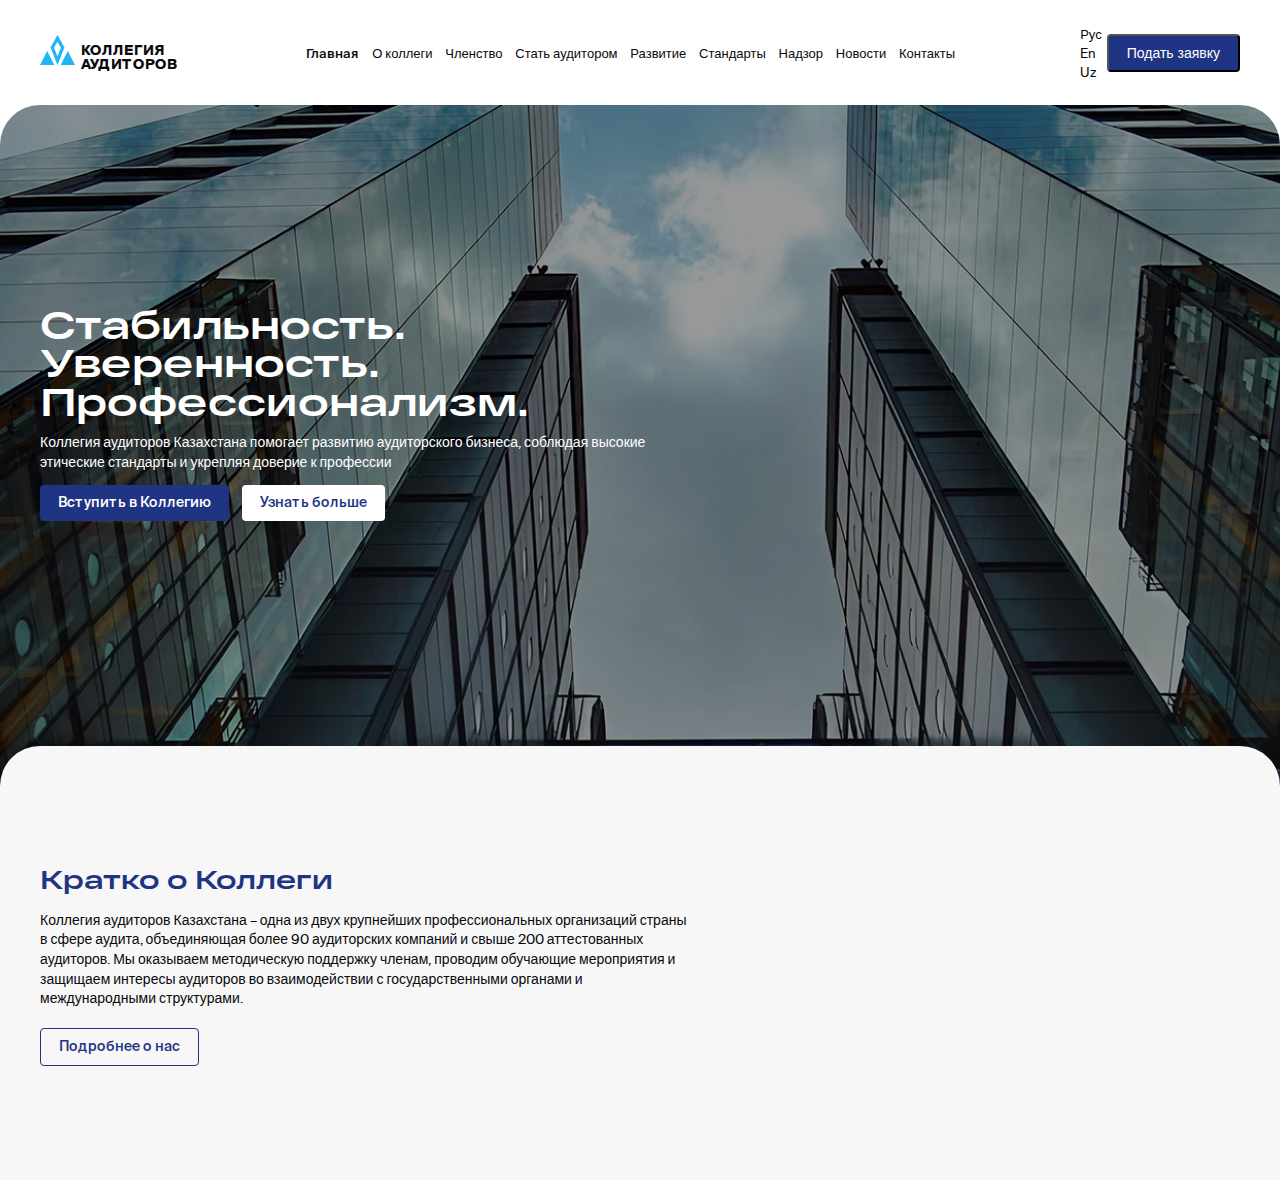
<file: index.html>
<!DOCTYPE html>
<html lang="en">
  <head>
    <meta charset="UTF-8" />
    <meta name="viewport" content="width=device-width, initial-scale=1.0" />
    <title>Auditors</title>

    <!-- Bootstrap CSS -->
    <link
      href="https://cdn.jsdelivr.net/npm/bootstrap@5.3.7/dist/css/bootstrap.min.css"
      rel="stylesheet"
      integrity="sha384-LN+7fdVzj6u52u30Kp6M/trliBMCMKTyK833zpbD+pXdCLuTusPj697FH4R/5mcr"
      crossorigin="anonymous"
    />

    <!-- Site favicon -->
    <link rel="shortcut icon" href="/assets/images/logo.svg" />

    <!-- CUSTOM CSS -->
    <link rel="stylesheet" href="/assets/css/main.css" />
    <link rel="stylesheet" href="/assets/css/responsive.css" />
  </head>
  <body>
    <header>
      <div class="container">
        <div class="header-wrapper">
          <div class="logo-wrapper">
            <a href="/index.html"
              ><img src="/assets/images/logo.svg" alt="logo"
            /></a>
            <p>Коллегия аудиторов</p>
          </div>

          <nav>
            <div class="navbar-menu-wrapper" id="nav-menu">
              <ul class="navbar-menu-list">
                <li class="navbar-menu-item">
                  <a href="#" class="active">Главная</a>
                </li>
                <li class="navbar-menu-item">
                  <a href="#">О коллеги</a>
                </li>
                <li class="navbar-menu-item">
                  <a href="#">Членство</a>
                </li>
                <li class="navbar-menu-item">
                  <a href="#">Стать аудитором</a>
                </li>
                <li class="navbar-menu-item">
                  <a href="#">Развитие</a>
                </li>
                <li class="navbar-menu-item">
                  <a href="#">Стандарты</a>
                </li>
                <li class="navbar-menu-item">
                  <a href="#">Надзор</a>
                </li>
                <li class="navbar-menu-item">
                  <a href="#">Новости</a>
                </li>
                <li class="navbar-menu-item">
                  <a href="#">Контакты</a>
                </li>
              </ul>
            </div>
          </nav>

          <div class="langugage-container">
            <div class="language-wrapper">
              <div class="dropdown">
                <a
                  class="btn dropdown-toggle"
                  href="#"
                  role="button"
                  data-bs-toggle="dropdown"
                  aria-expanded="false"
                >
                  Рус
                </a>

                <ul class="dropdown-menu">
                  <li><a class="dropdown-item" href="#">En</a></li>
                  <li><a class="dropdown-item" href="#">Uz</a></li>
                </ul>
              </div>
            </div>

            <button class="btn show-btn" id="show-btn">Подать заявку</button>
            <!-- Бургер -->
            <button class="burger" id="burger-btn" aria-label="Открыть меню">
              <span></span>
              <span></span>
              <span></span>
            </button>
          </div>
        </div>
      </div>
    </header>

    <main>
      <section>
        <div
          class="banner-wrapper"
          style="background-image: url('/assets/images/banner/banner.png')"
        >
          <div class="container">
            <div class="banner-content">
              <h1>Стабильность. Уверенность. Профессионализм.</h1>
              <p>
                Коллегия аудиторов Казахстана помогает развитию аудиторского
                бизнеса, соблюдая высокие этические стандарты и укрепляя доверие
                к профессии
              </p>
              <div class="banner-btn-wrapper">
                <a href="#" class="left-btn">Вступить в Коллегию</a>
                <a href="#" class="right-btn">Узнать больше</a>
              </div>
            </div>
          </div>
        </div>
      </section>

      <section class="about-collegue-section">
        <div class="about-collegue-wrapper">
          <div class="container">
            <div class="about-collegue">
              <h3>Кратко о Коллеги</h3>
              <p>
                Коллегия аудиторов Казахстана – одна из двух крупнейших
                профессиональных организаций страны в сфере аудита, объединяющая
                более 90 аудиторских компаний и свыше 200 аттестованных
                аудиторов. Мы оказываем методическую поддержку членам, проводим
                обучающие мероприятия и защищаем интересы аудиторов во
                взаимодействии с государственными органами и международными
                структурами.
              </p>
              <a href="#" class="btn about-collegue-btn">Подробнее о нас</a>
            </div>
          </div>
        </div>
      </section>
    </main>

    <div class="request-modal hidden" id="request-modal">
      <div class="modal-header">
        <h3>Подать заявку</h3>
        <button class="btn close-btn" id="close-btn">
          <img src="./assets/images/x.svg" alt="image" />
        </button>
      </div>
      <form>
        <div class="form-wrapper">
          <div class="form-list">
            <div class="form-item">
              <p>Фамилия</p>
              <input type="text" name="lastName" class="form-control" />
            </div>
            <div class="form-item">
              <p>Имя</p>
              <input type="text" name="firstName" class="form-control" />
            </div>
          </div>
          <div class="form-list">
            <div class="form-item">
              <p>Эл.почта</p>
              <input type="email" name="email" class="form-control" />
            </div>
            <div class="form-item">
              <p>Номер телефона</p>
              <input type="tel" name="tel" class="form-control" />
            </div>
          </div>
          <div class="form-item">
            <p>Выберите тему</p>
            <select class="form-select" aria-label="Default select example">
              <option selected>Выбрать из списка</option>
              <option value="1">One</option>
              <option value="2">Two</option>
              <option value="3">Three</option>
            </select>
          </div>
          <div class="form-item">
            <p>Сообщение</p>
            <textarea
              class="form-control"
              placeholder="Оставьте комментарий..."
            ></textarea>
          </div>
          <div class="form-check">
            <input
              class="form-check-input"
              type="checkbox"
              value=""
              id="checkDefault"
            />
            <label class="form-check-label" for="checkDefault">
              Я принимаю Публичную оферту и Политику конфиденциальности
            </label>
          </div>
        </div>
        <button class="btn send-btn" id="send-btn">Отправить</button>
      </form>
    </div>
    <div class="overlay hidden" id="overlay"></div>
    <!-- Bootstrap Bundle JS -->
    <script
      src="https://cdn.jsdelivr.net/npm/bootstrap@5.3.7/dist/js/bootstrap.bundle.min.js"
      integrity="sha384-ndDqU0Gzau9qJ1lfW4pNLlhNTkCfHzAVBReH9diLvGRem5+R9g2FzA8ZGN954O5Q"
      crossorigin="anonymous"
    ></script>

    <!-- Custom JS -->
    <script src="/assets/js/script.js"></script>
  </body>
</html>
</file>
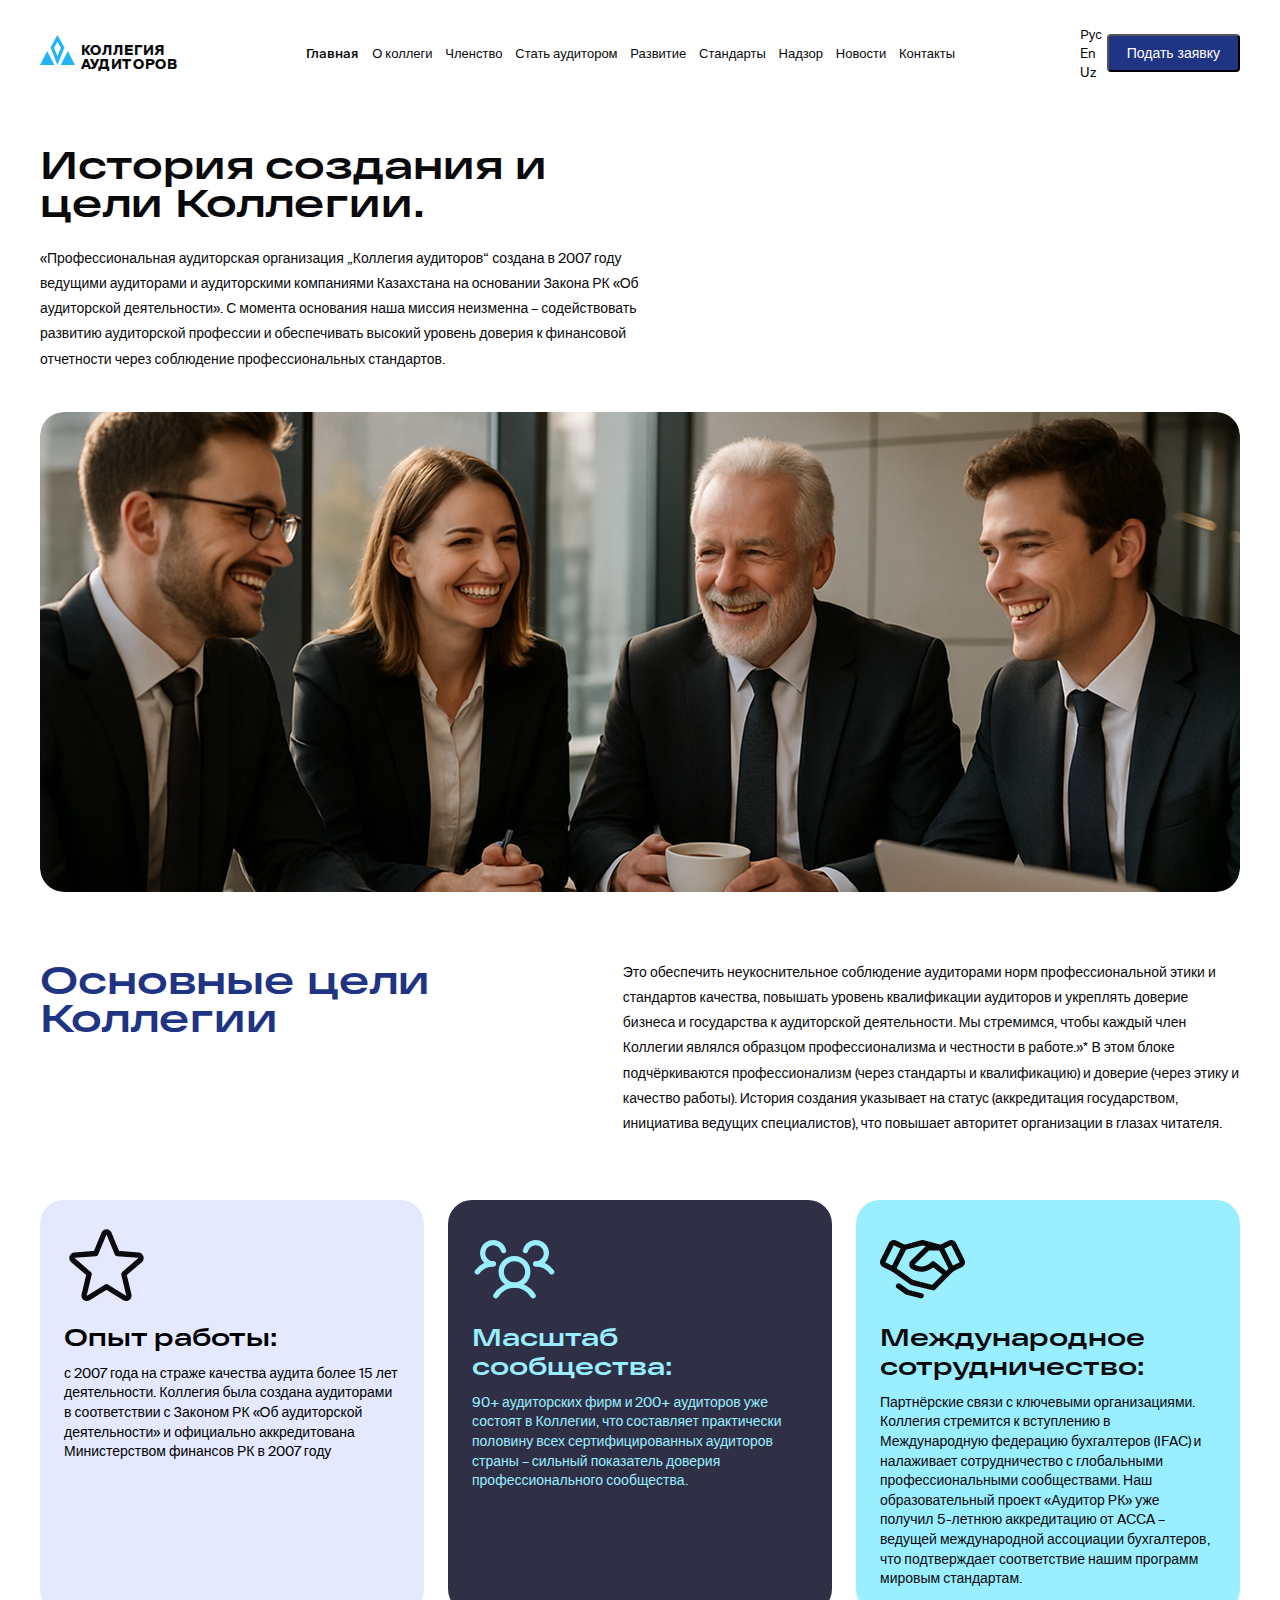
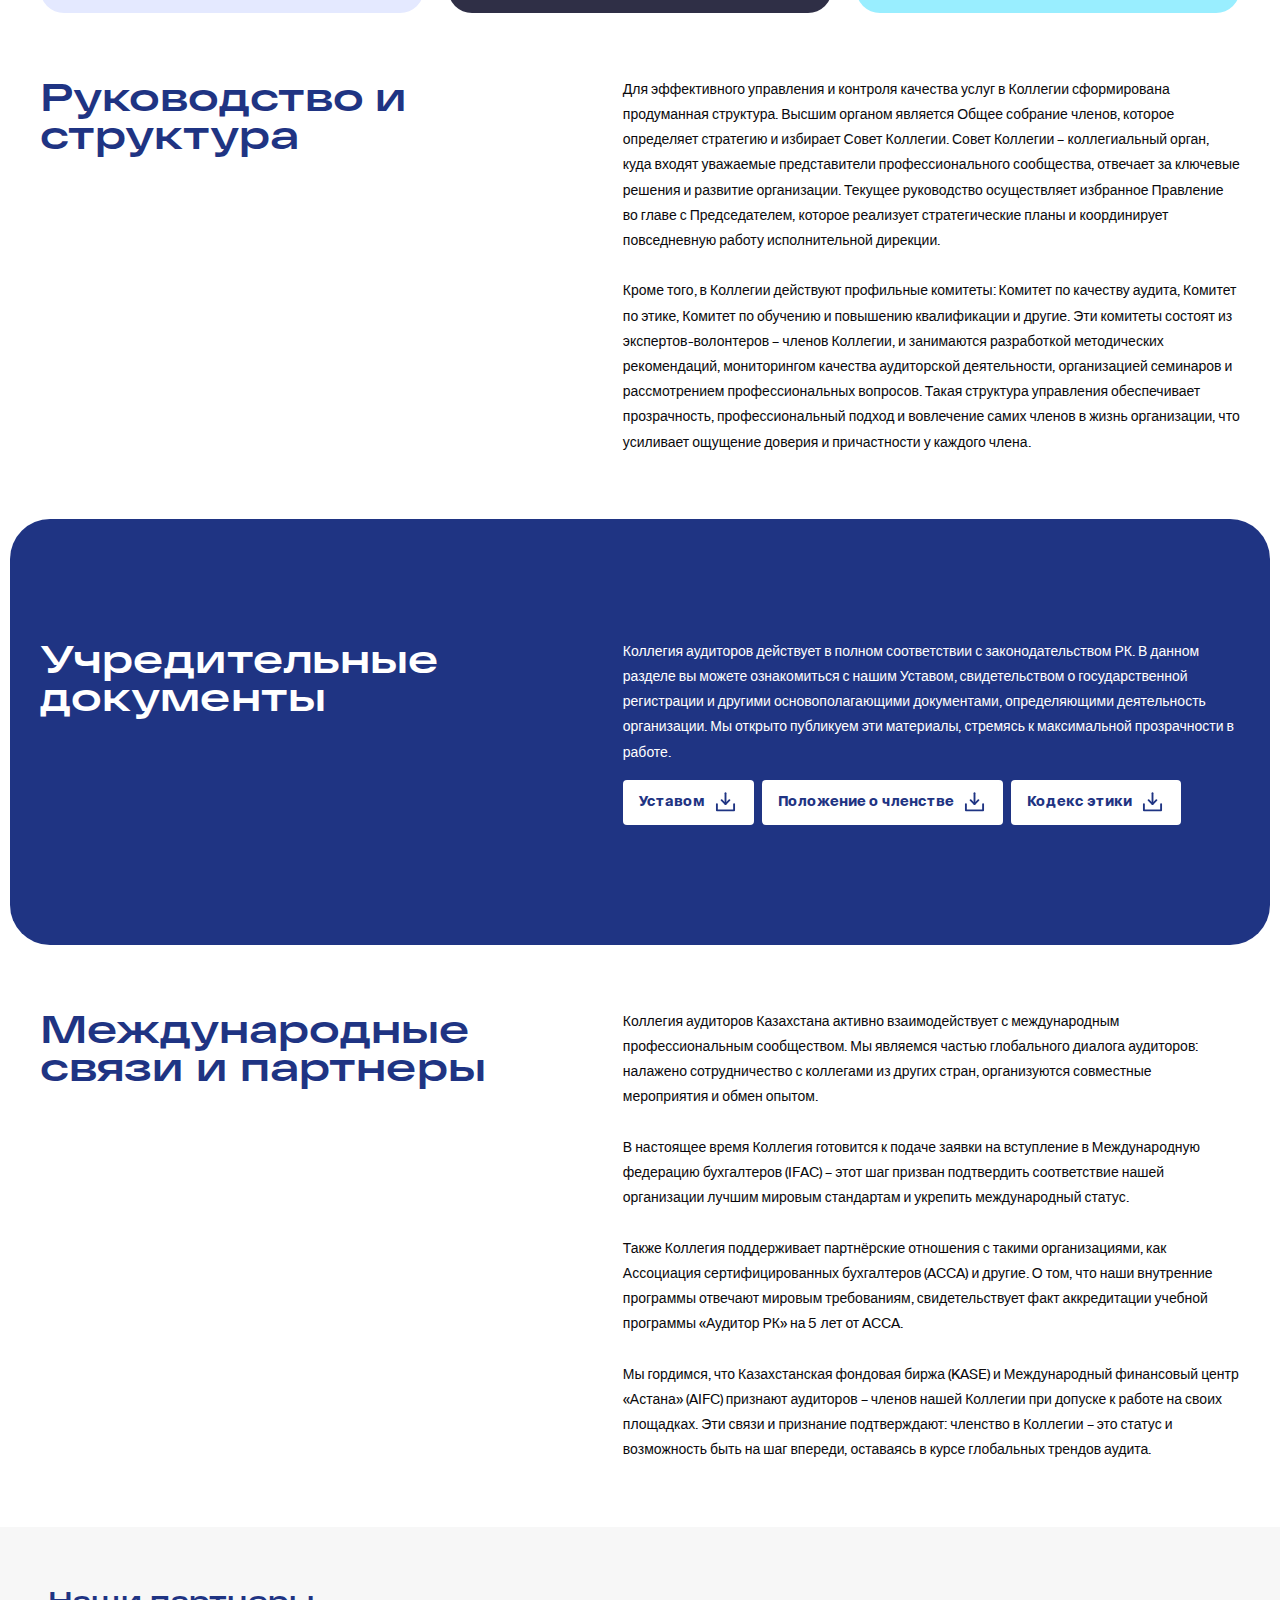
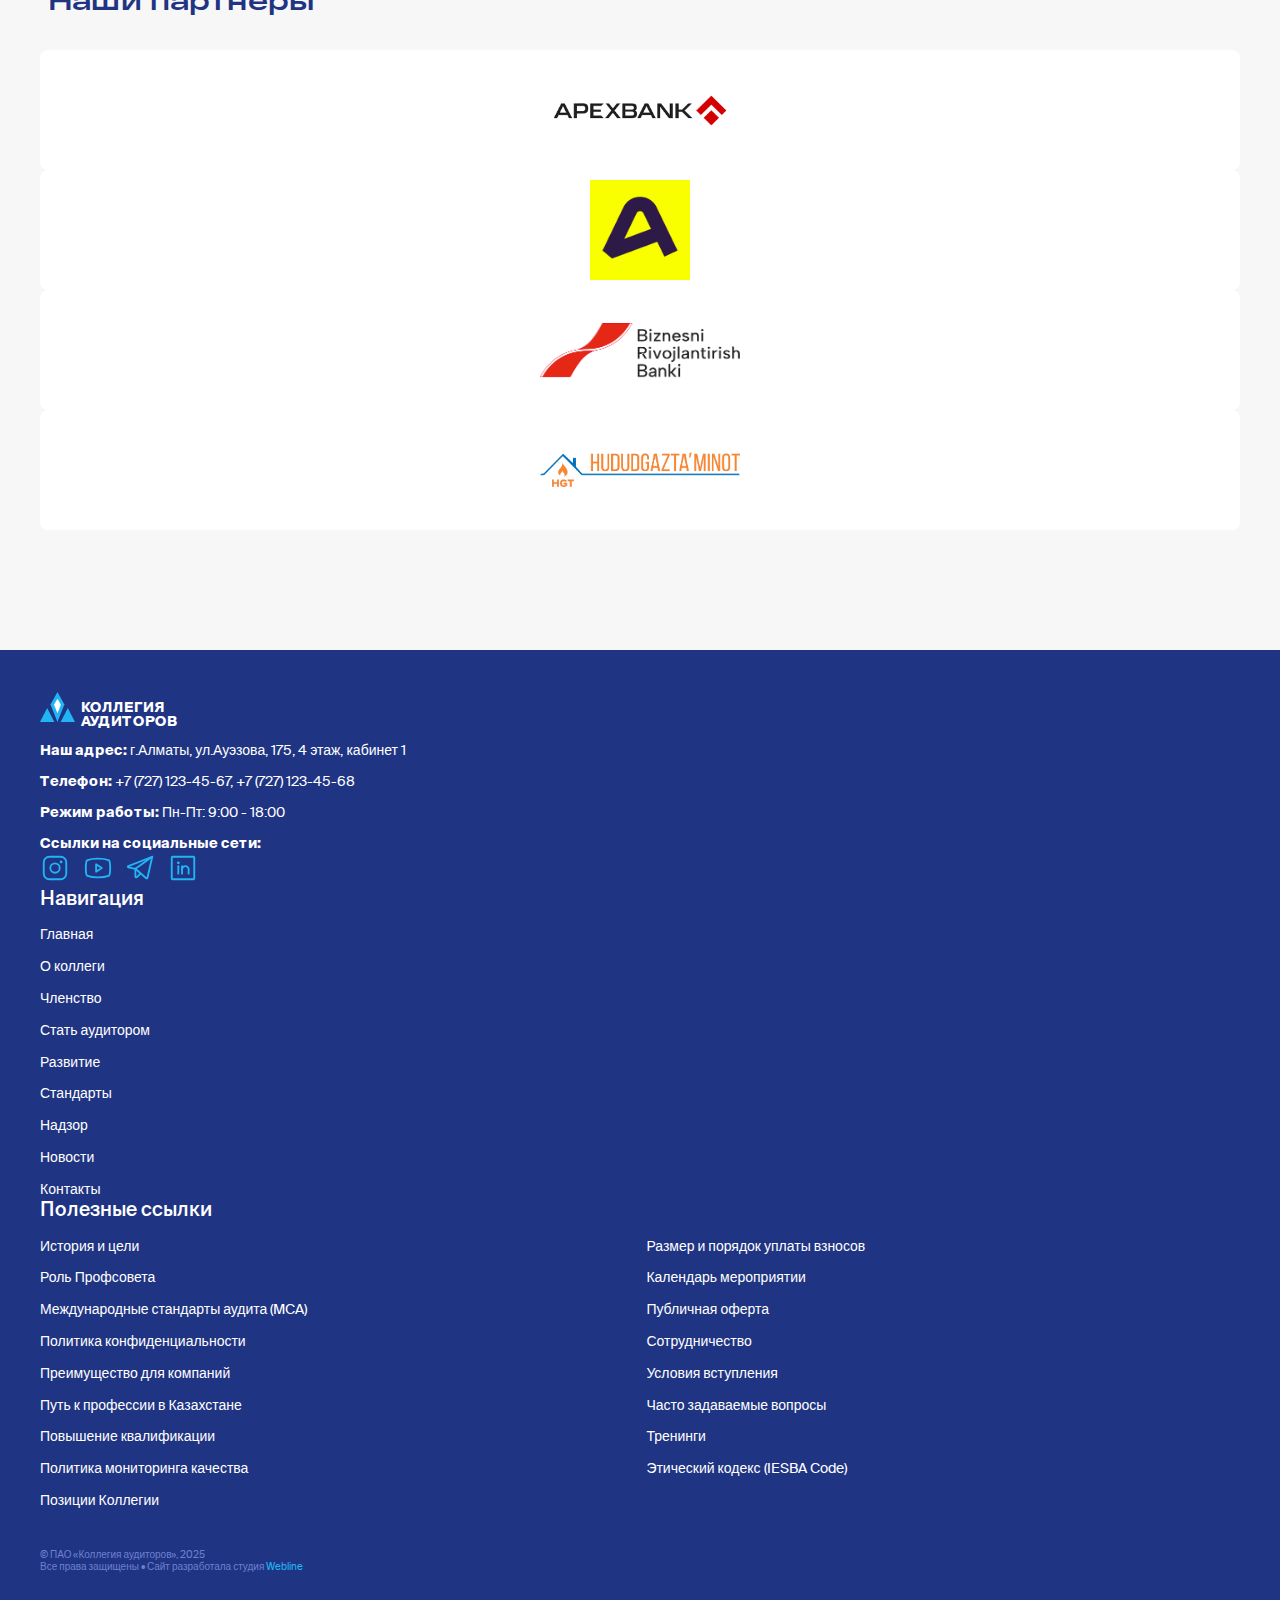
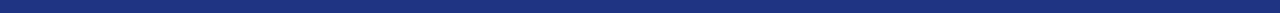
<file: assets/pages/about-collegue.html>
<!DOCTYPE html>
<html lang="en">
  <head>
    <meta charset="UTF-8" />
    <meta name="viewport" content="width=device-width, initial-scale=1.0" />
    <title>О коллении</title>

    <!-- Bootstrap CSS -->
    <link
      href="https://cdn.jsdelivr.net/npm/bootstrap@5.3.7/dist/css/bootstrap.min.css"
      rel="stylesheet"
      integrity="sha384-LN+7fdVzj6u52u30Kp6M/trliBMCMKTyK833zpbD+pXdCLuTusPj697FH4R/5mcr"
      crossorigin="anonymous"
    />

    <!-- Site favicon -->
    <link rel="shortcut icon" href="/assets/images/logo.svg" />

    <!-- CUSTOM CSS -->
    <link rel="stylesheet" href="/assets/css/main.css" />
    <link rel="stylesheet" href="/assets/css/responsive.css" />
  </head>
  <body>
    <header>
      <div class="container">
        <div class="header-wrapper">
          <div class="logo-wrapper">
            <a href="/index.html"
              ><img src="/assets/images/logo.svg" alt="logo"
            /></a>
            <p>Коллегия аудиторов</p>
          </div>

          <nav>
            <div class="navbar-menu-wrapper" id="nav-menu">
              <ul class="navbar-menu-list">
                <li class="navbar-menu-item">
                  <a href="/index.html" class="active">Главная</a>
                </li>
                <li class="navbar-menu-item">
                  <a href="/assets/pages/about-collegue.html">О коллеги</a>
                </li>
                <li class="navbar-menu-item">
                  <a href="/assets/pages/membership.html">Членство</a>
                </li>
                <li class="navbar-menu-item">
                  <a href="/assets/pages/become-a-member.html">Стать аудитором</a>
                </li>
                <li class="navbar-menu-item">
                  <a href="/assets/pages/devolopment.html">Развитие</a>
                </li>
                <li class="navbar-menu-item">
                  <a href="/assets/pages/standards.html">Стандарты</a>
                </li>
                <li class="navbar-menu-item">
                  <a href="/assets/pages/supervision.html">Надзор</a>
                </li>
                <li class="navbar-menu-item">
                  <a href="/assets/pages/news.html">Новости</a>
                </li>
                <li class="navbar-menu-item">
                  <a href="/assets/pages/contacts.html">Контакты</a>
                </li>
              </ul>
            </div>
          </nav>

          <div class="langugage-container">
            <div class="language-wrapper">
              <div class="dropdown">
                <a
                  class="btn dropdown-toggle"
                  href="#"
                  role="button"
                  data-bs-toggle="dropdown"
                  aria-expanded="false"
                >
                  Рус
                </a>

                <ul class="dropdown-menu">
                  <li><a class="dropdown-item" href="#">En</a></li>
                  <li><a class="dropdown-item" href="#">Uz</a></li>
                </ul>
              </div>
            </div>

            <button class="btn show-btn" id="show-btn">Подать заявку</button>
            <!-- Бургер -->
            <button class="burger" id="burger-btn" aria-label="Открыть меню">
              <span></span>
              <span></span>
              <span></span>
            </button>
          </div>
        </div>
      </div>
    </header>

    <main>
      <section>
        <div class="container">
          <div class="about-collegue-header">
            <h1>История создания и цели Коллегии.</h1>
            <p>
              «Профессиональная аудиторская организация „Коллегия аудиторов“
              создана в 2007 году ведущими аудиторами и аудиторскими компаниями
              Казахстана на основании Закона РК «Об аудиторской деятельности». С
              момента основания наша миссия неизменна – содействовать развитию
              аудиторской профессии и обеспечивать высокий уровень доверия к
              финансовой отчетности через соблюдение профессиональных
              стандартов.
            </p>
          </div>
        </div>
      </section>

      <section>
        <div class="container">
          <div class="about-collegue-banner">
            <div class="about-collegue-banner-wrapper">
              <img src="/assets/images/banner/about-collegue.png" alt="image" />
            </div>

            <div class="banner-description">
              <h4>Основные цели Коллегии</h4>
              <p>
                Это обеспечить неукоснительное соблюдение аудиторами норм
                профессиональной этики и стандартов качества, повышать уровень
                квалификации аудиторов и укреплять доверие бизнеса и государства
                к аудиторской деятельности. Мы стремимся, чтобы каждый член
                Коллегии являлся образцом профессионализма и честности в
                работе.»* В этом блоке подчёркиваются профессионализм (через
                стандарты и квалификацию) и доверие (через этику и качество
                работы). История создания указывает на статус (аккредитация
                государством, инициатива ведущих специалистов), что повышает
                авторитет организации в глазах читателя.
              </p>
            </div>
          </div>
        </div>
      </section>

      <section>
        <div class="container">
          <div class="about-collegue-cards">
            <div class="about-collegue-card bg-one">
              <img src="/assets/images/star.svg" alt="image" />
              <h5>Опыт работы:</h5>
              <p>
                с 2007 года на страже качества аудита более 15 лет деятельности.
                Коллегия была создана аудиторами в соответствии с Законом РК «Об
                аудиторской деятельности» и официально аккредитована
                Министерством финансов РК в 2007 году
              </p>
            </div>
            <div class="about-collegue-card bg-two">
              <img src="/assets/images/users-three.svg" alt="image" />
              <h5>Масштаб сообщества:</h5>
              <p>
                90+ аудиторских фирм и 200+ аудиторов уже состоят в Коллегии,
                что составляет практически половину всех сертифицированных
                аудиторов страны – сильный показатель доверия профессионального
                сообщества.
              </p>
            </div>
            <div class="about-collegue-card bg-three">
              <img src="/assets/images/handshake.svg" alt="image" />
              <h5>Международное сотрудничество:</h5>
              <p>
                Партнёрские связи с ключевыми организациями. Коллегия стремится
                к вступлению в Международную федерацию бухгалтеров (IFAC) и
                налаживает сотрудничество с глобальными профессиональными
                сообществами. Наш образовательный проект «Аудитор РК» уже
                получил 5-летнюю аккредитацию от ACCA – ведущей международной
                ассоциации бухгалтеров, что подтверждает соответствие нашим
                программ мировым стандартам.
              </p>
            </div>
          </div>
          <div class="banner-description">
            <h4>Руководство и структура</h4>
            <p>
              Для эффективного управления и контроля качества услуг в Коллегии
              сформирована продуманная структура. Высшим органом является Общее
              собрание членов, которое определяет стратегию и избирает Совет
              Коллегии. Совет Коллегии – коллегиальный орган, куда входят
              уважаемые представители профессионального сообщества, отвечает за
              ключевые решения и развитие организации. Текущее руководство
              осуществляет избранное Правление во главе с Председателем, которое
              реализует стратегические планы и координирует повседневную работу
              исполнительной дирекции.  <br />
              <br />
              Кроме того, в Коллегии действуют профильные комитеты: Комитет по
              качеству аудита, Комитет по этике, Комитет по обучению и повышению
              квалификации и другие. Эти комитеты состоят из
              экспертов-волонтеров – членов Коллегии, и занимаются разработкой
              методических рекомендаций, мониторингом качества аудиторской
              деятельности, организацией семинаров и рассмотрением
              профессиональных вопросов. Такая структура управления обеспечивает
              прозрачность, профессиональный подход и вовлечение самих членов в
              жизнь организации, что усиливает ощущение доверия и причастности у
              каждого члена.
            </p>
          </div>
        </div>
      </section>

      <section>
        <div class="about-collegue-bg-wrapper">
          <div class="container">
            <div class="banner-description">
              <h4>Учредительные документы</h4>
              <div class="download-wrapper">
                <p>
                  Коллегия аудиторов действует в полном соответствии с
                  законодательством РК. В данном разделе вы можете ознакомиться
                  с нашим Уставом, свидетельством о государственной регистрации
                  и другими основополагающими документами, определяющими
                  деятельность организации. Мы открыто публикуем эти материалы,
                  стремясь к максимальной прозрачности в работе.
                </p>
                <div class="download-box">
                  <a href="" download
                    >Уставом
                    <img src="/assets/images/download-simple.svg" alt="img"
                  /></a>
                  <a href="" download
                    >Положение о членстве
                    <img src="/assets/images/download-simple.svg" alt="img"
                  /></a>
                  <a href="" download
                    >Кодекс этики
                    <img src="/assets/images/download-simple.svg" alt="img"
                  /></a>
                </div>
              </div>
            </div>
          </div>
        </div>
      </section>

      <section>
        <div class="container">
          <div class="banner-description">
            <h4>Международные связи и партнеры</h4>
            <p>
              Коллегия аудиторов Казахстана активно взаимодействует с
              международным профессиональным сообществом. Мы являемся частью
              глобального диалога аудиторов: налажено сотрудничество с коллегами
              из других стран, организуются совместные мероприятия и обмен
              опытом.  <br />
              <br />
              В настоящее время Коллегия готовится к подаче заявки на вступление
              в Международную федерацию бухгалтеров (IFAC) – этот шаг призван
              подтвердить соответствие нашей организации лучшим мировым
              стандартам и укрепить международный статус.  <br /><br />
              Также Коллегия поддерживает партнёрские отношения с такими
              организациями, как Ассоциация сертифицированных бухгалтеров (ACCA)
              и другие. О том, что наши внутренние программы отвечают мировым
              требованиям, свидетельствует факт аккредитации учебной программы
              «Аудитор РК» на 5 лет от ACCA.  <br /><br />
              Мы гордимся, что Казахстанская фондовая биржа (KASE) и
              Международный финансовый центр «Астана» (AIFC) признают аудиторов
              – членов нашей Коллегии при допуске к работе на своих площадках.
              Эти связи и признание подтверждают: членство в Коллегии – это
              статус и возможность быть на шаг впереди, оставаясь в курсе
              глобальных трендов аудита.
            </p>
          </div>
        </div>
      </section>

      <section class="partner-section-wrapper">
        <div class="container">
          <div class="partner-wrapper">
            <div class="partner-header">
              <h3>Наши партнеры</h3>
            </div>

            <div class="partner-logo-wrapper">
              <div class="row m-0">
                <div class="col-12 col-sm-6 col-md-6 col-md-4 col-lg-3 my-2">
                  <div class="partner-card-img">
                    <img
                      src="/assets/images/partners/apexbank.jpg"
                      alt="image"
                    />
                  </div>
                </div>
                <div class="col-12 col-sm-6 col-md-6 col-md-4 col-lg-3 my-2">
                  <div class="partner-card-img">
                    <img
                      src="/assets/images/partners/AVO BANK.png"
                      alt="image"
                    />
                  </div>
                </div>
                <div class="col-12 col-sm-6 col-md-6 col-md-4 col-lg-3 my-2">
                  <div class="partner-card-img">
                    <img
                      src="/assets/images/partners/biznes rivojlantirish banki.png"
                      alt="image"
                    />
                  </div>
                </div>
                <div class="col-12 col-sm-6 col-md-6 col-md-4 col-lg-3 my-2">
                  <div class="partner-card-img">
                    <img
                      src="/assets/images/partners/HUdudgaz.png"
                      alt="image"
                    />
                  </div>
                </div>
              </div>
            </div>
          </div>
        </div>
      </section>
    </main>

    <footer>
      <div class="container">
        <div class="row m-0">
          <div class="col-12 col-sm-6 col-lg-3 col-xl-3 mt-5">
            <div class="footer-item">
              <div class="footer-logo">
                <a href="#">
                  <img src="/assets/images/logo.svg" alt="image" />
                </a>
                <p>Коллегия аудиторов</p>
              </div>

              <ul>
                <li>
                  <p>
                    <span>Наш адрес:</span>
                    г.Алматы, ул.Ауэзова, 175, 4 этаж, кабинет 1
                  </p>
                </li>

                <li>
                  <p>
                    <span>Телефон:</span>
                    +7 (727) 123-45-67, +7 (727) 123-45-68
                  </p>
                </li>

                <li>
                  <p>
                    <span>Режим работы:</span>
                    Пн-Пт: 9:00 - 18:00
                  </p>
                </li>
              </ul>

              <div class="footer-social-wrapper">
                <h1>Ссылки на социальные сети:</h1>

                <ul>
                  <li>
                    <a href="">
                      <img
                        src="/assets/images/social/instagram.svg"
                        alt="image"
                      />
                    </a>
                  </li>
                  <li>
                    <a href="">
                      <img
                        src="/assets/images/social/youtube.svg"
                        alt="image"
                      />
                    </a>
                  </li>
                  <li>
                    <a href="">
                      <img
                        src="/assets/images/social/telegram.svg"
                        alt="image"
                      />
                    </a>
                  </li>
                  <li>
                    <a href="">
                      <img
                        src="/assets/images/social/linkedin.svg"
                        alt="image"
                      />
                    </a>
                  </li>
                </ul>
              </div>
            </div>
          </div>

          <div class="col-12 col-sm-6 col-lg-3 col-xl-3 mt-5">
            <div class="footer-item">
              <h4>Навигация</h4>
              <ul>
                <li><a href="#">Главная</a></li>
                <li><a href="#">О коллеги</a></li>
                <li><a href="#">Членство</a></li>
                <li><a href="#">Стать аудитором</a></li>
                <li><a href="#">Развитие</a></li>
                <li><a href="#">Стандарты</a></li>
                <li><a href="#">Надзор</a></li>
                <li><a href="#">Новости</a></li>
                <li><a href="#">Контакты</a></li>
              </ul>
            </div>
          </div>

          <div class="col-12 col-sm-12 col-lg-6 col-xl-6 mt-5">
            <div class="footer-item">
              <h4>Полезные ссылки</h4>

              <ul class="useful-links">
                <li>
                  <a href="#">История и цели</a>
                </li>
                <li>
                  <a href="#">Размер и порядок уплаты взносов</a>
                </li>
                <li>
                  <a href="#">Роль Профсовета</a>
                </li>
                <li>
                  <a href="#">Календарь мероприятии</a>
                </li>
                <li>
                  <a href="#">Международные стандарты аудита (MCA)</a>
                </li>
                <li>
                  <a href="#">Публичная оферта</a>
                </li>
                <li>
                  <a href="#">Политика конфиденциальности</a>
                </li>
                <li>
                  <a href="#">Сотрудничество</a>
                </li>
                <li>
                  <a href="#">Преимущество для компаний</a>
                </li>
                <li>
                  <a href="#">Условия вступления</a>
                </li>
                <li>
                  <a href="#">Путь к профессии в Казахстане</a>
                </li>
                <li>
                  <a href="#">Часто задаваемые вопросы</a>
                </li>
                <li>
                  <a href="#">Повышение квалификации</a>
                </li>
                <li>
                  <a href="#">Тренинги</a>
                </li>
                <li>
                  <a href="#">Политика мониторинга качества</a>
                </li>
                <li>
                  <a href="#">Этический кодекс (IESBA Code)</a>
                </li>
                <li>
                  <a href="#">Позиции Коллегии</a>
                </li>
              </ul>
            </div>
          </div>
        </div>

        <div class="copyright">
          <p>© ПАО «Коллегия аудиторов», 2025</p>
          <p>
            Все права защищены • Сайт разработала студия
            <a href="#">Webline</a>
          </p>
        </div>
      </div>
    </footer>

    <div class="request-modal hidden" id="request-modal">
      <div class="modal-header">
        <h3>Подать заявку</h3>
        <button class="btn close-btn" id="close-btn">
          <img src="/assets/images/x.svg" alt="image" />
        </button>
      </div>
      <form>
        <div class="form-wrapper">
          <div class="form-list">
            <div class="form-item">
              <p>Фамилия</p>
              <input type="text" name="lastName" class="form-control" />
            </div>
            <div class="form-item">
              <p>Имя</p>
              <input type="text" name="firstName" class="form-control" />
            </div>
          </div>
          <div class="form-list">
            <div class="form-item">
              <p>Эл.почта</p>
              <input type="email" name="email" class="form-control" />
            </div>
            <div class="form-item">
              <p>Номер телефона</p>
              <input type="tel" name="tel" class="form-control" />
            </div>
          </div>
          <div class="form-item">
            <p>Выберите тему</p>
            <select class="form-select" aria-label="Default select example">
              <option selected>Выбрать из списка</option>
              <option value="1">One</option>
              <option value="2">Two</option>
              <option value="3">Three</option>
            </select>
          </div>
          <div class="form-item">
            <p>Сообщение</p>
            <textarea
              class="form-control"
              placeholder="Оставьте комментарий..."
            ></textarea>
          </div>
          <div class="form-check">
            <input
              class="form-check-input"
              type="checkbox"
              value=""
              id="checkDefault"
            />
            <label class="form-check-label" for="checkDefault">
              Я принимаю Публичную оферту и Политику конфиденциальности
            </label>
          </div>
        </div>
        <button class="btn send-btn" id="send-btn">Отправить</button>
      </form>
    </div>
    <div class="overlay hidden" id="overlay"></div>
    <!-- Bootstrap Bundle JS -->
    <script
      src="https://cdn.jsdelivr.net/npm/bootstrap@5.3.7/dist/js/bootstrap.bundle.min.js"
      integrity="sha384-ndDqU0Gzau9qJ1lfW4pNLlhNTkCfHzAVBReH9diLvGRem5+R9g2FzA8ZGN954O5Q"
      crossorigin="anonymous"
    ></script>

    <!-- Custom JS -->
    <script src="/assets/js/script.js"></script>
  </body>
</html>
</file>
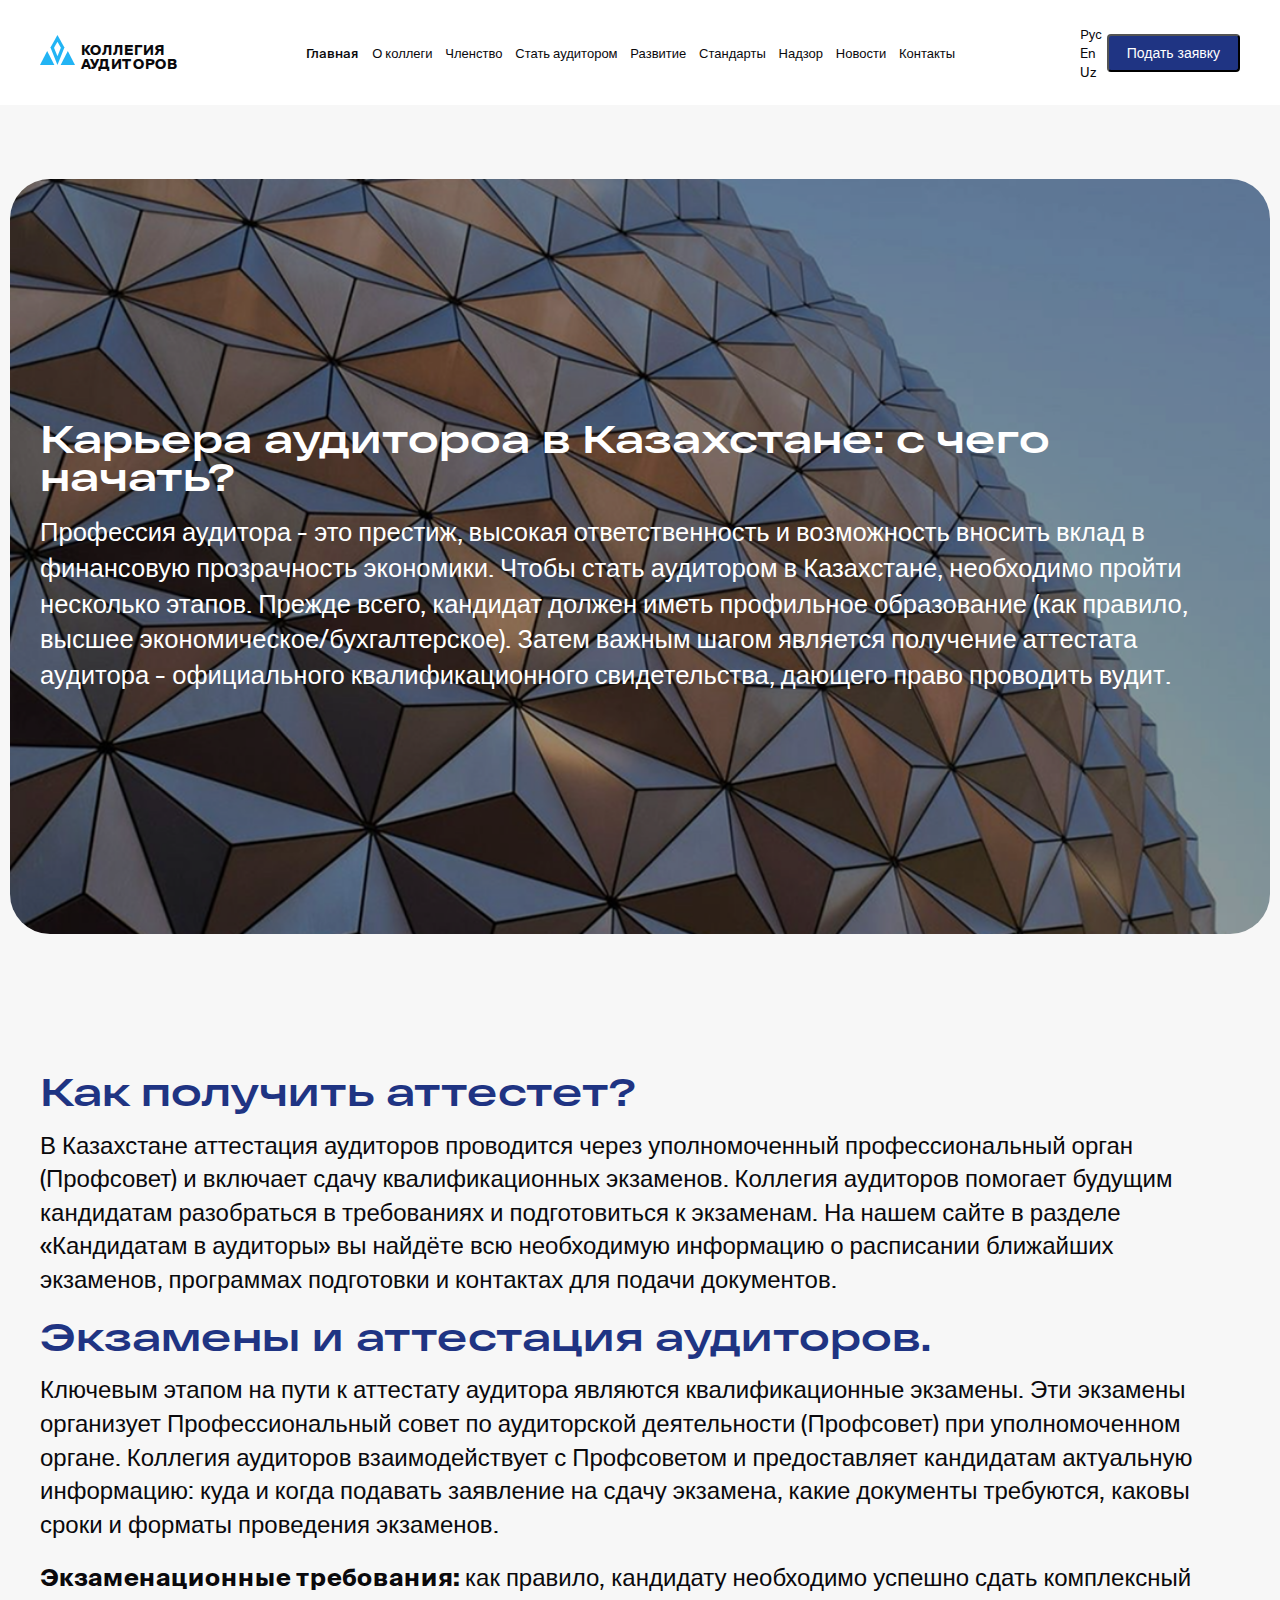
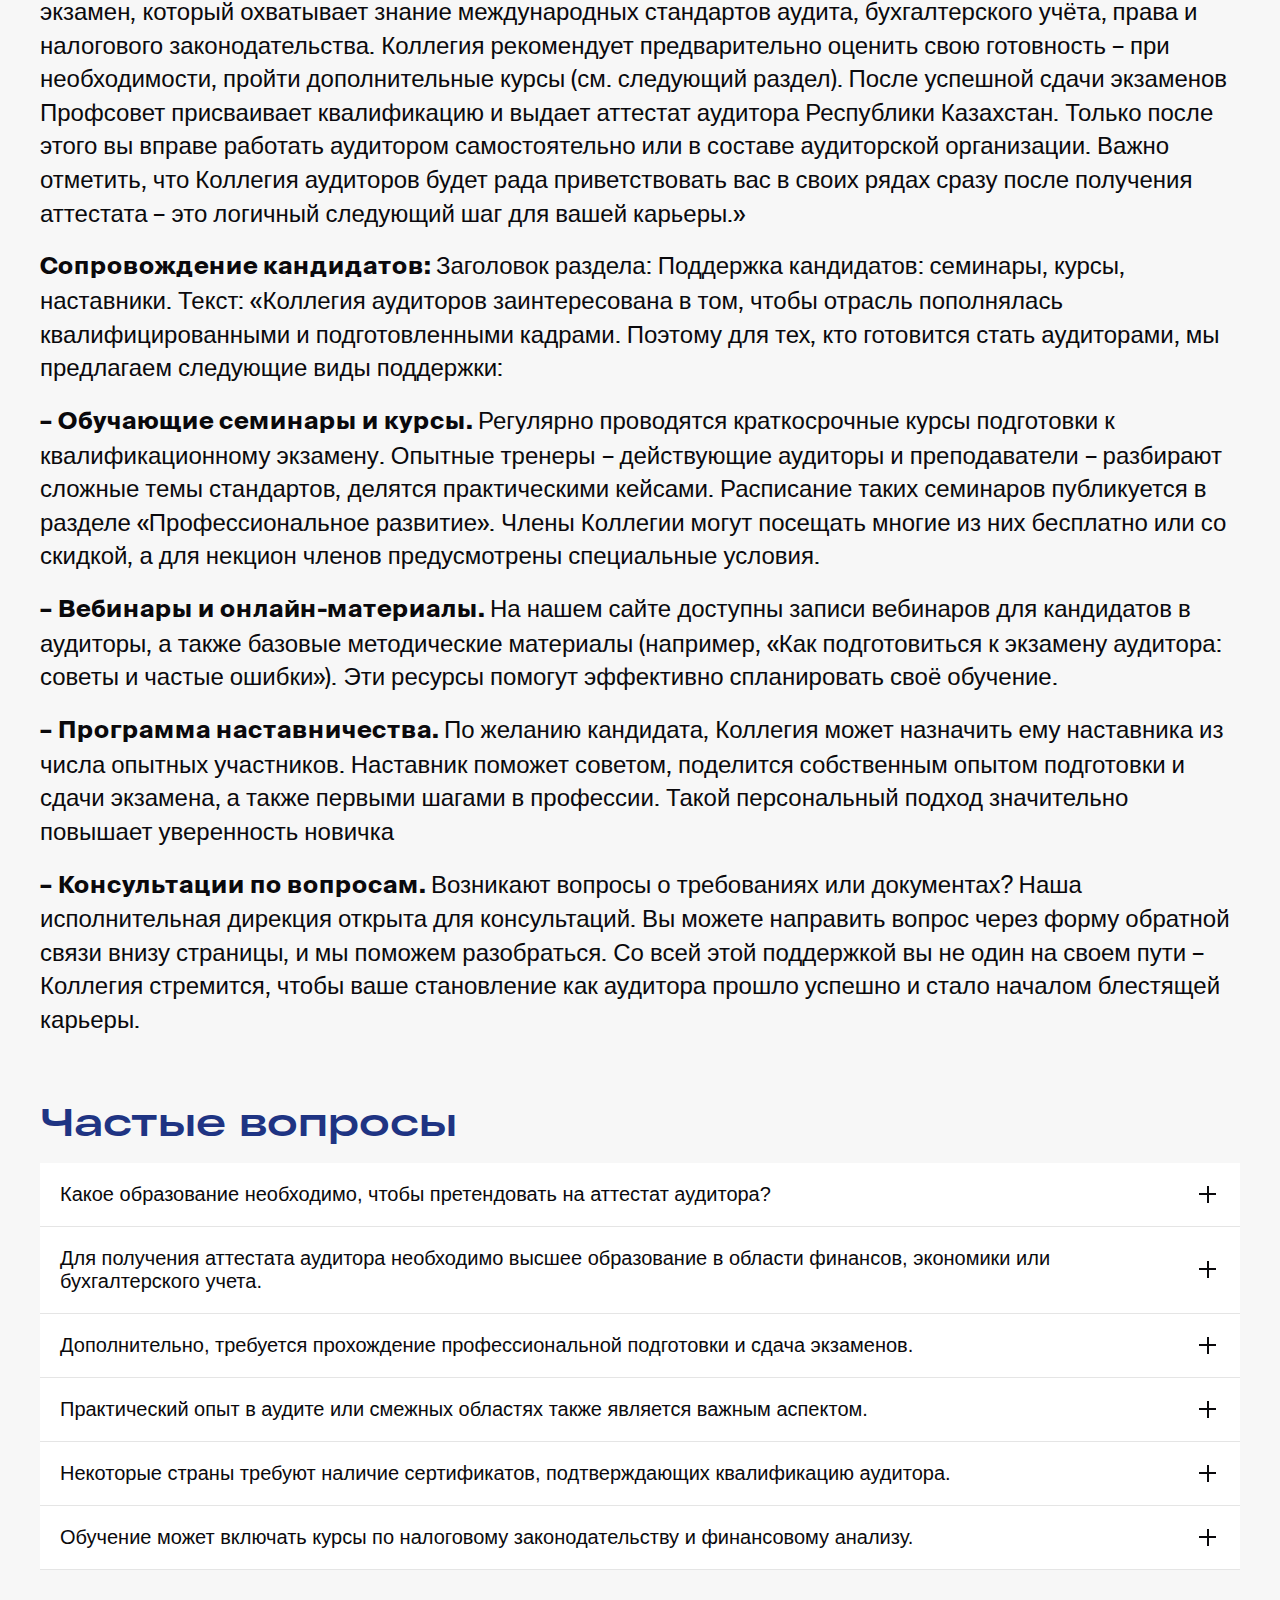
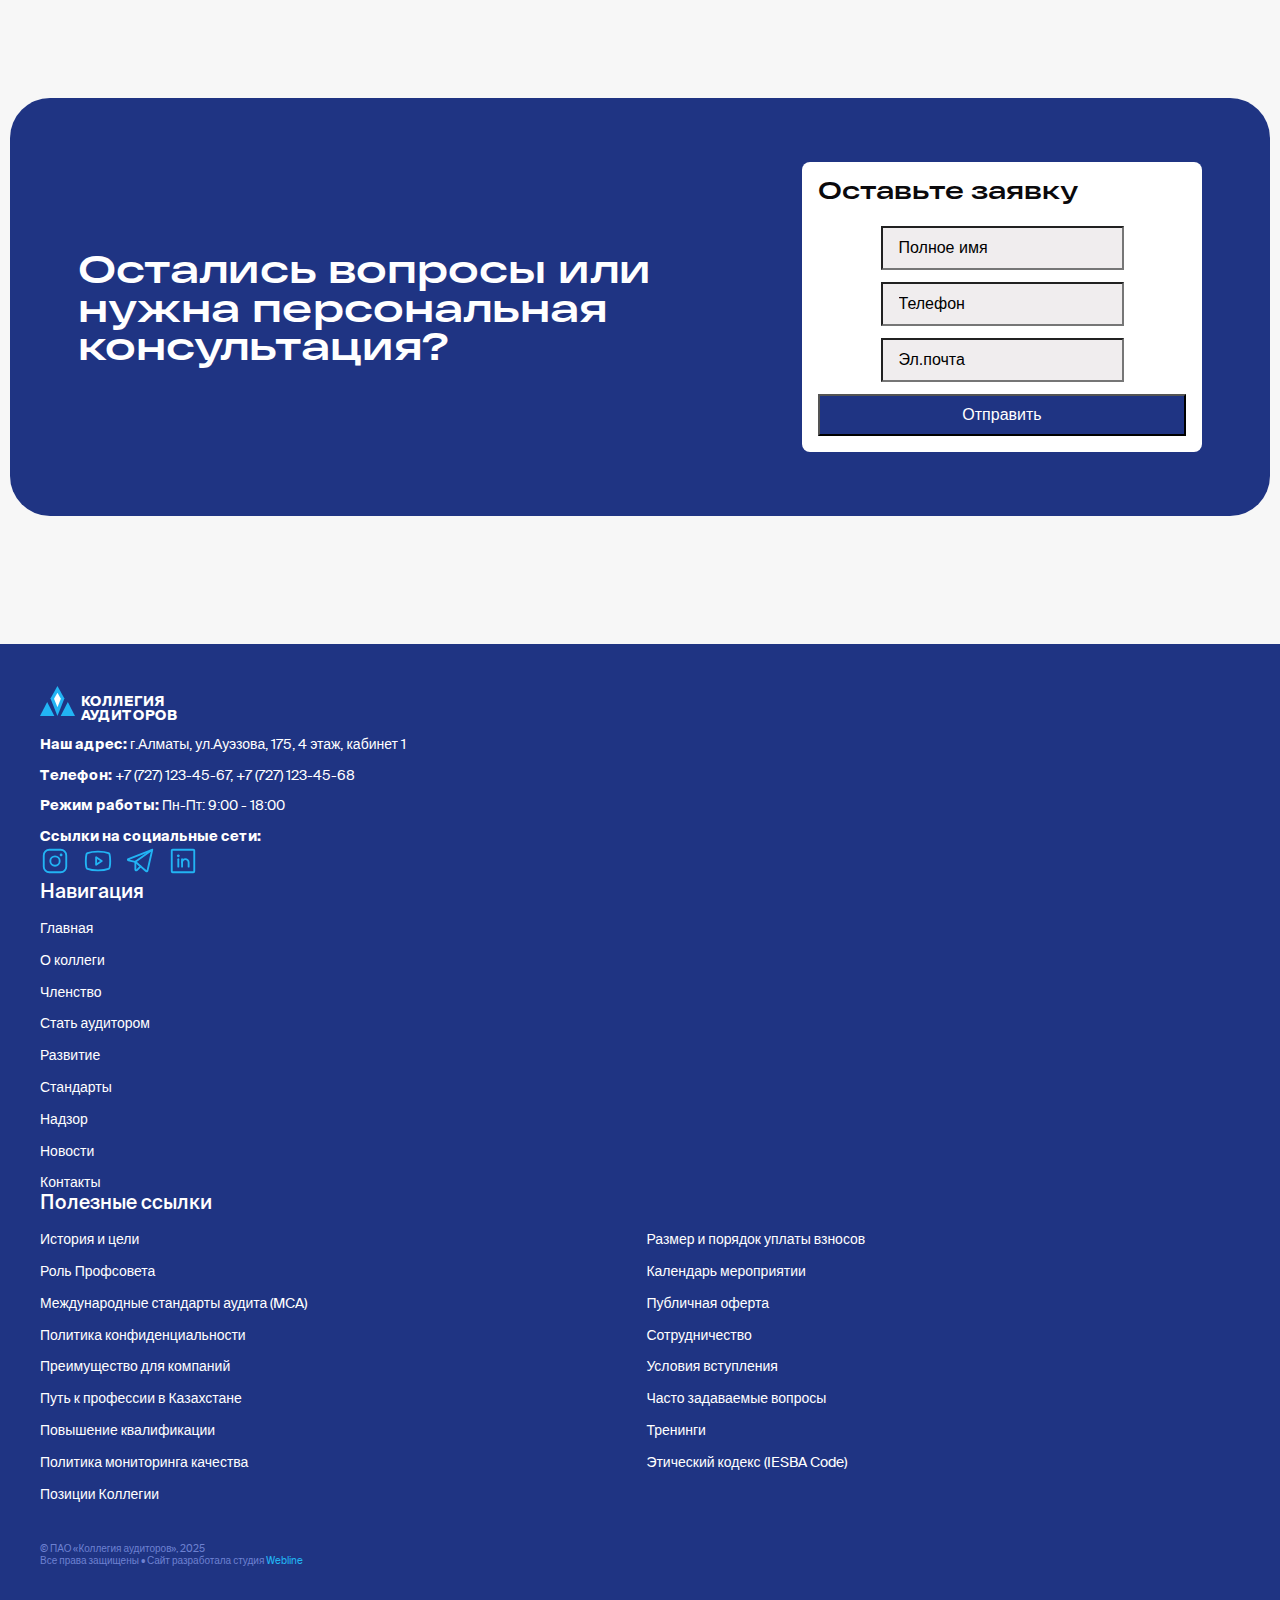
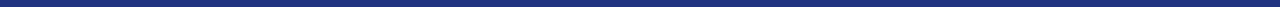
<file: assets/pages/become-a-member.html>
<!DOCTYPE html>
<html lang="en">
  <head>
    <meta charset="UTF-8" />
    <meta name="viewport" content="width=device-width, initial-scale=1.0" />
    <title>Членство</title>

    <!-- Bootstrap CSS -->
    <link
      href="https://cdn.jsdelivr.net/npm/bootstrap@5.3.7/dist/css/bootstrap.min.css"
      rel="stylesheet"
      integrity="sha384-LN+7fdVzj6u52u30Kp6M/trliBMCMKTyK833zpbD+pXdCLuTusPj697FH4R/5mcr"
      crossorigin="anonymous"
    />

    <!-- Site favicon -->
    <link rel="shortcut icon" href="/assets/images/logo.svg" />

    <!-- CUSTOM CSS -->
    <link rel="stylesheet" href="/assets/css/main.css" />
    <link rel="stylesheet" href="/assets/css/responsive.css" />
  </head>
  <body>
    <header>
      <div class="container">
        <div class="header-wrapper">
          <div class="logo-wrapper">
            <a href="/index.html"
              ><img src="/assets/images/logo.svg" alt="logo"
            /></a>
            <p>Коллегия аудиторов</p>
          </div>

          <nav>
            <div class="navbar-menu-wrapper" id="nav-menu">
              <ul class="navbar-menu-list">
                <li class="navbar-menu-item">
                  <a href="/index.html" class="active">Главная</a>
                </li>
                <li class="navbar-menu-item">
                  <a href="/assets/pages/about-collegue.html">О коллеги</a>
                </li>
                <li class="navbar-menu-item">
                  <a href="/assets/pages/membership.html">Членство</a>
                </li>
                <li class="navbar-menu-item">
                  <a href="/assets/pages/become-a-member.html"
                    >Стать аудитором</a
                  >
                </li>
                <li class="navbar-menu-item">
                  <a href="/assets/pages/devolopment.html">Развитие</a>
                </li>
                <li class="navbar-menu-item">
                  <a href="/assets/pages/standards.html">Стандарты</a>
                </li>
                <li class="navbar-menu-item">
                  <a href="/assets/pages/supervision.html">Надзор</a>
                </li>
                <li class="navbar-menu-item">
                  <a href="/assets/pages/news.html">Новости</a>
                </li>
                <li class="navbar-menu-item">
                  <a href="/assets/pages/contacts.html">Контакты</a>
                </li>
              </ul>
            </div>
          </nav>

          <div class="langugage-container">
            <div class="language-wrapper">
              <div class="dropdown">
                <a
                  class="btn dropdown-toggle"
                  href="#"
                  role="button"
                  data-bs-toggle="dropdown"
                  aria-expanded="false"
                >
                  Рус
                </a>

                <ul class="dropdown-menu">
                  <li><a class="dropdown-item" href="#">En</a></li>
                  <li><a class="dropdown-item" href="#">Uz</a></li>
                </ul>
              </div>
            </div>

            <button class="btn show-btn" id="show-btn">Подать заявку</button>
            <!-- Бургер -->
            <button class="burger" id="burger-btn" aria-label="Открыть меню">
              <span></span>
              <span></span>
              <span></span>
            </button>
          </div>
        </div>
      </div>
    </header>

    <main>
      <section class="bg">
        <div
          class="become-a-member-banner"
          style="
            background-image: url('/assets/images/banner/become-a-member.png');
          "
        >
          <div class="container">
            <h1>Карьера аудитороа в Казахстане: с чего начать?</h1>
            <p>
              Профессия аудитора - это престиж, высокая ответственность и
              возможность вносить вклад в финансовую прозрачность экономики.
              Чтобы стать аудитором в Казахстане, необходимо пройти несколько
              этапов. Прежде всего, кандидат должен иметь профильное образование
              (как правило, высшее экономическое/бухгалтерское). Затем важным
              шагом является получение аттестата аудитора - официального
              квалификационного свидетельства, дающего право проводить вудит.
            </p>
          </div>
        </div>
      </section>

      <section class="bg">
        <div class="container">
          <div class="become-a-member-content-wrapper">
            <h3>Как получить аттестет?</h3>
            <p>
              В Казахстане аттестация аудиторов проводится через уполномоченный
              профессиональный орган (Профсовет) и включает сдачу
              квалификационных экзаменов. Коллегия аудиторов помогает будущим
              кандидатам разобраться в требованиях и подготовиться к экзаменам.
              На нашем сайте в разделе «Кандидатам в аудиторы» вы найдёте всю
              необходимую информацию о расписании ближайших экзаменов,
              программах подготовки и контактах для подачи документов.
            </p>
            <h3>Экзамены и аттестация аудиторов.</h3>
            <p>
              Ключевым этапом на пути к аттестату аудитора являются
              квалификационные экзамены. Эти экзамены организует
              Профессиональный совет по аудиторской деятельности (Профсовет) при
              уполномоченном органе. Коллегия аудиторов взаимодействует с
              Профсоветом и предоставляет кандидатам актуальную информацию: куда
              и когда подавать заявление на сдачу экзамена, какие документы
              требуются, каковы сроки и форматы проведения экзаменов.
            </p>
            <p>
              <span>Экзаменационные требования:</span> как правило, кандидату
              необходимо успешно сдать комплексный экзамен, который охватывает
              знание международных стандартов аудита, бухгалтерского учёта,
              права и налогового законодательства. Коллегия рекомендует
              предварительно оценить свою готовность – при необходимости, пройти
              дополнительные курсы (см. следующий раздел). После успешной сдачи
              экзаменов Профсовет присваивает квалификацию и выдает аттестат
              аудитора Республики Казахстан. Только после этого вы вправе
              работать аудитором самостоятельно или в составе аудиторской
              организации. Важно отметить, что Коллегия аудиторов будет рада
              приветствовать вас в своих рядах сразу после получения аттестата –
              это логичный следующий шаг для вашей карьеры.»
            </p>
            <p>
              <span>Сопровождение кандидатов:</span> Заголовок раздела:
              Поддержка кандидатов: семинары, курсы, наставники. Текст:
              «Коллегия аудиторов заинтересована в том, чтобы отрасль
              пополнялась квалифицированными и подготовленными кадрами. Поэтому
              для тех, кто готовится стать аудиторами, мы предлагаем следующие
              виды поддержки:
            </p>
            <p>
              <span>– Обучающие семинары и курсы.</span> Регулярно проводятся
              краткосрочные курсы подготовки к квалификационному экзамену.
              Опытные тренеры – действующие аудиторы и преподаватели – разбирают
              сложные темы стандартов, делятся практическими кейсами. Расписание
              таких семинаров публикуется в разделе «Профессиональное развитие».
              Члены Коллегии могут посещать многие из них бесплатно или со
              скидкой, а для некцион членов предусмотрены специальные условия.
            </p>
            <p>
              <span>– Вебинары и онлайн-материалы.</span> На нашем сайте
              доступны записи вебинаров для кандидатов в аудиторы, а также
              базовые методические материалы (например, «Как подготовиться к
              экзамену аудитора: советы и частые ошибки»). Эти ресурсы помогут
              эффективно спланировать своё обучение.
            </p>
            <p>
              <span>– Программа наставничества.</span> По желанию кандидата,
              Коллегия может назначить ему наставника из числа опытных
              участников. Наставник поможет советом, поделится собственным
              опытом подготовки и сдачи экзамена, а также первыми шагами в
              профессии. Такой персональный подход значительно повышает
              уверенность новичка
            </p>
            <p>
              <span>– Консультации по вопросам.</span> Возникают вопросы о
              требованиях или документах? Наша исполнительная дирекция открыта
              для консультаций. Вы можете направить вопрос через форму обратной
              связи внизу страницы, и мы поможем разобраться. Со всей этой
              поддержкой вы не один на своем пути – Коллегия стремится, чтобы
              ваше становление как аудитора прошло успешно и стало началом
              блестящей карьеры.
            </p>
          </div>

          <div class="become-a-member-accordion-wrapper">
            <h2>Частые вопросы</h2>
            <div class="accordion">
              <div class="accordion-item">
                <button id="accordion-button-1" aria-expanded="false">
                  <span class="accordion-title"
                    >Какое образование необходимо, чтобы претендовать на
                    аттестат аудитора?</span
                  ><span class="icon" aria-hidden="true"></span>
                </button>
                <div class="accordion-content">
                  <p>
                    Рекомендуется наличие высшего образования в области
                    бухгалтерского учёта, финансов или эквивалентной степени.
                    Кроме того, практический опыт в бухгалтерии или аудите будет
                    преимуществом.
                  </p>
                </div>
              </div>
              <div class="accordion-item">
                <button id="accordion-button-2" aria-expanded="false">
                  <span class="accordion-title"
                    >Для получения аттестата аудитора необходимо высшее
                    образование в области финансов, экономики или бухгалтерского
                    учета.</span
                  ><span class="icon" aria-hidden="true"></span>
                </button>
                <div class="accordion-content">
                  <p>
                    Рекомендуется наличие высшего образования в области
                    бухгалтерского учёта, финансов или эквивалентной степени.
                    Кроме того, практический опыт в бухгалтерии или аудите будет
                    преимуществом.
                  </p>
                </div>
              </div>
              <div class="accordion-item">
                <button id="accordion-button-3" aria-expanded="false">
                  <span class="accordion-title"
                    >Дополнительно, требуется прохождение профессиональной
                    подготовки и сдача экзаменов.</span
                  ><span class="icon" aria-hidden="true"></span>
                </button>
                <div class="accordion-content">
                  <p>
                    Рекомендуется наличие высшего образования в области
                    бухгалтерского учёта, финансов или эквивалентной степени.
                    Кроме того, практический опыт в бухгалтерии или аудите будет
                    преимуществом.
                  </p>
                </div>
              </div>
              <div class="accordion-item">
                <button id="accordion-button-4" aria-expanded="false">
                  <span class="accordion-title"
                    >Практический опыт в аудите или смежных областях также
                    является важным аспектом.</span
                  ><span class="icon" aria-hidden="true"></span>
                </button>
                <div class="accordion-content">
                  <p>
                    Рекомендуется наличие высшего образования в области
                    бухгалтерского учёта, финансов или эквивалентной степени.
                    Кроме того, практический опыт в бухгалтерии или аудите будет
                    преимуществом.
                  </p>
                </div>
              </div>
              <div class="accordion-item">
                <button id="accordion-button-5" aria-expanded="false">
                  <span class="accordion-title"
                    >Некоторые страны требуют наличие сертификатов,
                    подтверждающих квалификацию аудитора.</span
                  ><span class="icon" aria-hidden="true"></span>
                </button>
                <div class="accordion-content">
                  <p>
                    Рекомендуется наличие высшего образования в области
                    бухгалтерского учёта, финансов или эквивалентной степени.
                    Кроме того, практический опыт в бухгалтерии или аудите будет
                    преимуществом.
                  </p>
                </div>
              </div>
              <div class="accordion-item">
                <button id="accordion-button-6" aria-expanded="false">
                  <span class="accordion-title"
                    >Обучение может включать курсы по налоговому
                    законодательству и финансовому анализу.</span
                  ><span class="icon" aria-hidden="true"></span>
                </button>
                <div class="accordion-content">
                  <p>
                    Рекомендуется наличие высшего образования в области
                    бухгалтерского учёта, финансов или эквивалентной степени.
                    Кроме того, практический опыт в бухгалтерии или аудите будет
                    преимуществом.
                  </p>
                </div>
              </div>
            </div>
          </div>
        </div>
      </section>

      <section class="bg">
        <div class="consultation-wrapper">
          <div class="container">
            <div class="consultation-left-right-wrapper">
              <div class="consultation-left">
                <h2>Остались вопросы или нужна персональная консультация?</h2>
              </div>
              <div class="consultation-right">
                <div class="form-wrapper">
                  <h4>Оставьте заявку</h4>
                  <form>
                    <input type="text" class="form-control" placeholder="Полное имя" required />
                    <input type="tel" class="form-control" placeholder="Телефон" required />
                    <input type="email" class="form-control" placeholder="Эл.почта" required />
                    <button type="submit" class="btn consultation-btn">
                      Отправить
                    </button>
                  </form>
                </div>
              </div>
            </div>
          </div>
        </div>
      </section>
    </main>

    <footer>
      <div class="container">
        <div class="row m-0">
          <div class="col-12 col-sm-6 col-lg-3 col-xl-3 mt-5">
            <div class="footer-item">
              <div class="footer-logo">
                <a href="#">
                  <img src="/assets/images/logo.svg" alt="image" />
                </a>
                <p>Коллегия аудиторов</p>
              </div>

              <ul>
                <li>
                  <p>
                    <span>Наш адрес:</span>
                    г.Алматы, ул.Ауэзова, 175, 4 этаж, кабинет 1
                  </p>
                </li>

                <li>
                  <p>
                    <span>Телефон:</span>
                    +7 (727) 123-45-67, +7 (727) 123-45-68
                  </p>
                </li>

                <li>
                  <p>
                    <span>Режим работы:</span>
                    Пн-Пт: 9:00 - 18:00
                  </p>
                </li>
              </ul>

              <div class="footer-social-wrapper">
                <h1>Ссылки на социальные сети:</h1>

                <ul>
                  <li>
                    <a href="">
                      <img
                        src="/assets/images/social/instagram.svg"
                        alt="image"
                      />
                    </a>
                  </li>
                  <li>
                    <a href="">
                      <img
                        src="/assets/images/social/youtube.svg"
                        alt="image"
                      />
                    </a>
                  </li>
                  <li>
                    <a href="">
                      <img
                        src="/assets/images/social/telegram.svg"
                        alt="image"
                      />
                    </a>
                  </li>
                  <li>
                    <a href="">
                      <img
                        src="/assets/images/social/linkedin.svg"
                        alt="image"
                      />
                    </a>
                  </li>
                </ul>
              </div>
            </div>
          </div>

          <div class="col-12 col-sm-6 col-lg-3 col-xl-3 mt-5">
            <div class="footer-item">
              <h4>Навигация</h4>
              <ul>
                <li><a href="#">Главная</a></li>
                <li><a href="#">О коллеги</a></li>
                <li><a href="#">Членство</a></li>
                <li><a href="#">Стать аудитором</a></li>
                <li><a href="#">Развитие</a></li>
                <li><a href="#">Стандарты</a></li>
                <li><a href="#">Надзор</a></li>
                <li><a href="#">Новости</a></li>
                <li><a href="#">Контакты</a></li>
              </ul>
            </div>
          </div>

          <div class="col-12 col-sm-12 col-lg-6 col-xl-6 mt-5">
            <div class="footer-item">
              <h4>Полезные ссылки</h4>

              <ul class="useful-links">
                <li>
                  <a href="#">История и цели</a>
                </li>
                <li>
                  <a href="#">Размер и порядок уплаты взносов</a>
                </li>
                <li>
                  <a href="#">Роль Профсовета</a>
                </li>
                <li>
                  <a href="#">Календарь мероприятии</a>
                </li>
                <li>
                  <a href="#">Международные стандарты аудита (MCA)</a>
                </li>
                <li>
                  <a href="#">Публичная оферта</a>
                </li>
                <li>
                  <a href="#">Политика конфиденциальности</a>
                </li>
                <li>
                  <a href="#">Сотрудничество</a>
                </li>
                <li>
                  <a href="#">Преимущество для компаний</a>
                </li>
                <li>
                  <a href="#">Условия вступления</a>
                </li>
                <li>
                  <a href="#">Путь к профессии в Казахстане</a>
                </li>
                <li>
                  <a href="#">Часто задаваемые вопросы</a>
                </li>
                <li>
                  <a href="#">Повышение квалификации</a>
                </li>
                <li>
                  <a href="#">Тренинги</a>
                </li>
                <li>
                  <a href="#">Политика мониторинга качества</a>
                </li>
                <li>
                  <a href="#">Этический кодекс (IESBA Code)</a>
                </li>
                <li>
                  <a href="#">Позиции Коллегии</a>
                </li>
              </ul>
            </div>
          </div>
        </div>

        <div class="copyright">
          <p>© ПАО «Коллегия аудиторов», 2025</p>
          <p>
            Все права защищены • Сайт разработала студия
            <a href="#">Webline</a>
          </p>
        </div>
      </div>
    </footer>

    <div class="request-modal hidden" id="request-modal">
      <div class="modal-header">
        <h3>Подать заявку</h3>
        <button class="btn close-btn" id="close-btn">
          <img src="/assets/images/x.svg" alt="image" />
        </button>
      </div>
      <form>
        <div class="form-wrapper">
          <div class="form-list">
            <div class="form-item">
              <p>Фамилия</p>
              <input type="text" name="lastName" class="form-control" />
            </div>
            <div class="form-item">
              <p>Имя</p>
              <input type="text" name="firstName" class="form-control" />
            </div>
          </div>
          <div class="form-list">
            <div class="form-item">
              <p>Эл.почта</p>
              <input type="email" name="email" class="form-control" />
            </div>
            <div class="form-item">
              <p>Номер телефона</p>
              <input type="tel" name="tel" class="form-control" />
            </div>
          </div>
          <div class="form-item">
            <p>Выберите тему</p>
            <select class="form-select" aria-label="Default select example">
              <option selected>Выбрать из списка</option>
              <option value="1">One</option>
              <option value="2">Two</option>
              <option value="3">Three</option>
            </select>
          </div>
          <div class="form-item">
            <p>Сообщение</p>
            <textarea
              class="form-control"
              placeholder="Оставьте комментарий..."
            ></textarea>
          </div>
          <div class="form-check">
            <input
              class="form-check-input"
              type="checkbox"
              value=""
              id="checkDefault"
            />
            <label class="form-check-label" for="checkDefault">
              Я принимаю Публичную оферту и Политику конфиденциальности
            </label>
          </div>
        </div>
        <button class="btn send-btn" id="send-btn">Отправить</button>
      </form>
    </div>
    <div class="overlay hidden" id="overlay"></div>
    <!-- Bootstrap Bundle JS -->
    <script
      src="https://cdn.jsdelivr.net/npm/bootstrap@5.3.7/dist/js/bootstrap.bundle.min.js"
      integrity="sha384-ndDqU0Gzau9qJ1lfW4pNLlhNTkCfHzAVBReH9diLvGRem5+R9g2FzA8ZGN954O5Q"
      crossorigin="anonymous"
    ></script>

    <!-- Custom JS -->
    <script src="/assets/js/script.js"></script>
  </body>
</html>
</file>
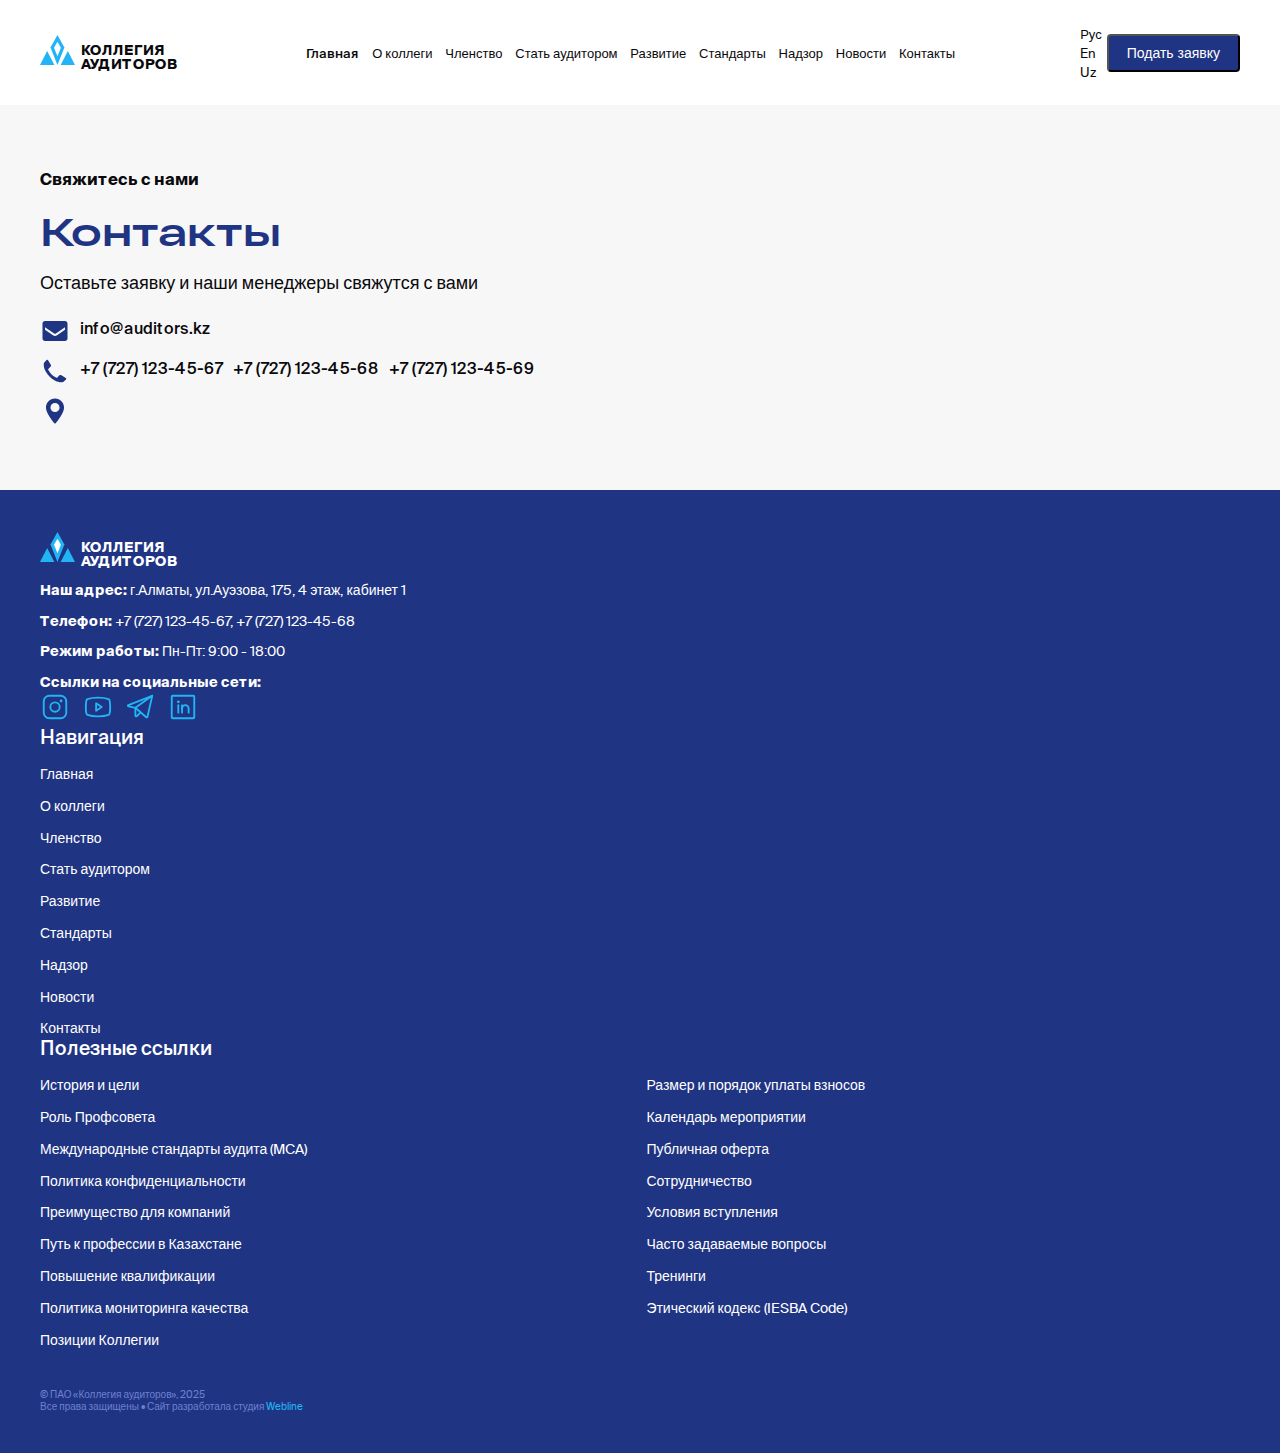
<file: assets/pages/contacts.html>
<!DOCTYPE html>
<html lang="en">
  <head>
    <meta charset="UTF-8" />
    <meta name="viewport" content="width=device-width, initial-scale=1.0" />
    <title>Контакты</title>

    <!-- Bootstrap CSS -->
    <link
      href="https://cdn.jsdelivr.net/npm/bootstrap@5.3.7/dist/css/bootstrap.min.css"
      rel="stylesheet"
      integrity="sha384-LN+7fdVzj6u52u30Kp6M/trliBMCMKTyK833zpbD+pXdCLuTusPj697FH4R/5mcr"
      crossorigin="anonymous"
    />

    <!-- Site favicon -->
    <link rel="shortcut icon" href="/assets/images/logo.svg" />

    <!-- CUSTOM CSS -->
    <link rel="stylesheet" href="/assets/css/main.css" />
    <link rel="stylesheet" href="/assets/css/responsive.css" />
  </head>
  <body>
    <header>
      <div class="container">
        <div class="header-wrapper">
          <div class="logo-wrapper">
            <a href="/index.html"
              ><img src="/assets/images/logo.svg" alt="logo"
            /></a>
            <p>Коллегия аудиторов</p>
          </div>

          <nav>
            <div class="navbar-menu-wrapper" id="nav-menu">
              <ul class="navbar-menu-list">
                <li class="navbar-menu-item">
                  <a href="/index.html" class="active">Главная</a>
                </li>
                <li class="navbar-menu-item">
                  <a href="/assets/pages/about-collegue.html">О коллеги</a>
                </li>
                <li class="navbar-menu-item">
                  <a href="/assets/pages/membership.html">Членство</a>
                </li>
                <li class="navbar-menu-item">
                  <a href="/assets/pages/become-a-member.html"
                    >Стать аудитором</a
                  >
                </li>
                <li class="navbar-menu-item">
                  <a href="/assets/pages/devolopment.html">Развитие</a>
                </li>
                <li class="navbar-menu-item">
                  <a href="/assets/pages/standards.html">Стандарты</a>
                </li>
                <li class="navbar-menu-item">
                  <a href="/assets/pages/supervision.html">Надзор</a>
                </li>
                <li class="navbar-menu-item">
                  <a href="/assets/pages/news.html">Новости</a>
                </li>
                <li class="navbar-menu-item">
                  <a href="/assets/pages/contacts.html">Контакты</a>
                </li>
              </ul>
            </div>
          </nav>

          <div class="langugage-container">
            <div class="language-wrapper">
              <div class="dropdown">
                <a
                  class="btn dropdown-toggle"
                  href="#"
                  role="button"
                  data-bs-toggle="dropdown"
                  aria-expanded="false"
                >
                  Рус
                </a>

                <ul class="dropdown-menu">
                  <li><a class="dropdown-item" href="#">En</a></li>
                  <li><a class="dropdown-item" href="#">Uz</a></li>
                </ul>
              </div>
            </div>

            <button class="btn show-btn" id="show-btn">Подать заявку</button>
            <!-- Бургер -->
            <button class="burger" id="burger-btn" aria-label="Открыть меню">
              <span></span>
              <span></span>
              <span></span>
            </button>
          </div>
        </div>
      </div>
    </header>

    <main>
      <section class="bg">
        <div class="container">
            <div class="contact-wrapper">
                <div class="contact-content">
                    <h6>Свяжитесь с нами</h6>
                    <h1>Контакты</h1>
                    <p>Оставьте заявку и наши менеджеры свяжутся с вами</p>
                    <ul>
                        <li>
                            <img src="/assets/images/Email.svg" alt="image">
                            <a href="mailto:info@auditors.kz">info@auditors.kz</a>
                        </li>
                        <li>
                            <img src="/assets/images/Phone.svg" alt="image">
                            <a href="tel:+77271234567">+7 (727) 123-45-67</a>
                            <a href="tel:+77271234568">+7 (727) 123-45-68</a>
                            <a href="tel:+77271234569">+7 (727) 123-45-69</a>
                        </li>
                        <li>
                            <img src="/assets/images/Pin.svg" alt="image">
                            
                        </li>
                    </ul>
                </div>
                <div class="contact-form"></div>
            </div>
        </div>
      </section>
    </main>

    <footer>
      <div class="container">
        <div class="row m-0">
          <div class="col-12 col-sm-6 col-lg-3 col-xl-3 mt-5">
            <div class="footer-item">
              <div class="footer-logo">
                <a href="#">
                  <img src="/assets/images/logo.svg" alt="image" />
                </a>
                <p>Коллегия аудиторов</p>
              </div>

              <ul>
                <li>
                  <p>
                    <span>Наш адрес:</span>
                    г.Алматы, ул.Ауэзова, 175, 4 этаж, кабинет 1
                  </p>
                </li>

                <li>
                  <p>
                    <span>Телефон:</span>
                    +7 (727) 123-45-67, +7 (727) 123-45-68
                  </p>
                </li>

                <li>
                  <p>
                    <span>Режим работы:</span>
                    Пн-Пт: 9:00 - 18:00
                  </p>
                </li>
              </ul>

              <div class="footer-social-wrapper">
                <h1>Ссылки на социальные сети:</h1>

                <ul>
                  <li>
                    <a href="">
                      <img
                        src="/assets/images/social/instagram.svg"
                        alt="image"
                      />
                    </a>
                  </li>
                  <li>
                    <a href="">
                      <img
                        src="/assets/images/social/youtube.svg"
                        alt="image"
                      />
                    </a>
                  </li>
                  <li>
                    <a href="">
                      <img
                        src="/assets/images/social/telegram.svg"
                        alt="image"
                      />
                    </a>
                  </li>
                  <li>
                    <a href="">
                      <img
                        src="/assets/images/social/linkedin.svg"
                        alt="image"
                      />
                    </a>
                  </li>
                </ul>
              </div>
            </div>
          </div>

          <div class="col-12 col-sm-6 col-lg-3 col-xl-3 mt-5">
            <div class="footer-item">
              <h4>Навигация</h4>
              <ul>
                <li><a href="#">Главная</a></li>
                <li><a href="#">О коллеги</a></li>
                <li><a href="#">Членство</a></li>
                <li><a href="#">Стать аудитором</a></li>
                <li><a href="#">Развитие</a></li>
                <li><a href="#">Стандарты</a></li>
                <li><a href="#">Надзор</a></li>
                <li><a href="#">Новости</a></li>
                <li><a href="#">Контакты</a></li>
              </ul>
            </div>
          </div>

          <div class="col-12 col-sm-12 col-lg-6 col-xl-6 mt-5">
            <div class="footer-item">
              <h4>Полезные ссылки</h4>

              <ul class="useful-links">
                <li>
                  <a href="#">История и цели</a>
                </li>
                <li>
                  <a href="#">Размер и порядок уплаты взносов</a>
                </li>
                <li>
                  <a href="#">Роль Профсовета</a>
                </li>
                <li>
                  <a href="#">Календарь мероприятии</a>
                </li>
                <li>
                  <a href="#">Международные стандарты аудита (MCA)</a>
                </li>
                <li>
                  <a href="#">Публичная оферта</a>
                </li>
                <li>
                  <a href="#">Политика конфиденциальности</a>
                </li>
                <li>
                  <a href="#">Сотрудничество</a>
                </li>
                <li>
                  <a href="#">Преимущество для компаний</a>
                </li>
                <li>
                  <a href="#">Условия вступления</a>
                </li>
                <li>
                  <a href="#">Путь к профессии в Казахстане</a>
                </li>
                <li>
                  <a href="#">Часто задаваемые вопросы</a>
                </li>
                <li>
                  <a href="#">Повышение квалификации</a>
                </li>
                <li>
                  <a href="#">Тренинги</a>
                </li>
                <li>
                  <a href="#">Политика мониторинга качества</a>
                </li>
                <li>
                  <a href="#">Этический кодекс (IESBA Code)</a>
                </li>
                <li>
                  <a href="#">Позиции Коллегии</a>
                </li>
              </ul>
            </div>
          </div>
        </div>

        <div class="copyright">
          <p>© ПАО «Коллегия аудиторов», 2025</p>
          <p>
            Все права защищены • Сайт разработала студия
            <a href="#">Webline</a>
          </p>
        </div>
      </div>
    </footer>

    <div class="request-modal hidden" id="request-modal">
      <div class="modal-header">
        <h3>Подать заявку</h3>
        <button class="btn close-btn" id="close-btn">
          <img src="/assets/images/x.svg" alt="image" />
        </button>
      </div>
      <form>
        <div class="form-wrapper">
          <div class="form-list">
            <div class="form-item">
              <p>Фамилия</p>
              <input type="text" name="lastName" class="form-control" />
            </div>
            <div class="form-item">
              <p>Имя</p>
              <input type="text" name="firstName" class="form-control" />
            </div>
          </div>
          <div class="form-list">
            <div class="form-item">
              <p>Эл.почта</p>
              <input type="email" name="email" class="form-control" />
            </div>
            <div class="form-item">
              <p>Номер телефона</p>
              <input type="tel" name="tel" class="form-control" />
            </div>
          </div>
          <div class="form-item">
            <p>Выберите тему</p>
            <select class="form-select" aria-label="Default select example">
              <option selected>Выбрать из списка</option>
              <option value="1">One</option>
              <option value="2">Two</option>
              <option value="3">Three</option>
            </select>
          </div>
          <div class="form-item">
            <p>Сообщение</p>
            <textarea
              class="form-control"
              placeholder="Оставьте комментарий..."
            ></textarea>
          </div>
          <div class="form-check">
            <input
              class="form-check-input"
              type="checkbox"
              value=""
              id="checkDefault"
            />
            <label class="form-check-label" for="checkDefault">
              Я принимаю Публичную оферту и Политику конфиденциальности
            </label>
          </div>
        </div>
        <button class="btn send-btn" id="send-btn">Отправить</button>
      </form>
    </div>
    <div class="overlay hidden" id="overlay"></div>
    <!-- Bootstrap Bundle JS -->
    <script
      src="https://cdn.jsdelivr.net/npm/bootstrap@5.3.7/dist/js/bootstrap.bundle.min.js"
      integrity="sha384-ndDqU0Gzau9qJ1lfW4pNLlhNTkCfHzAVBReH9diLvGRem5+R9g2FzA8ZGN954O5Q"
      crossorigin="anonymous"
    ></script>

    <!-- Custom JS -->
    <script src="/assets/js/script.js"></script>
  </body>
</html>
</file>
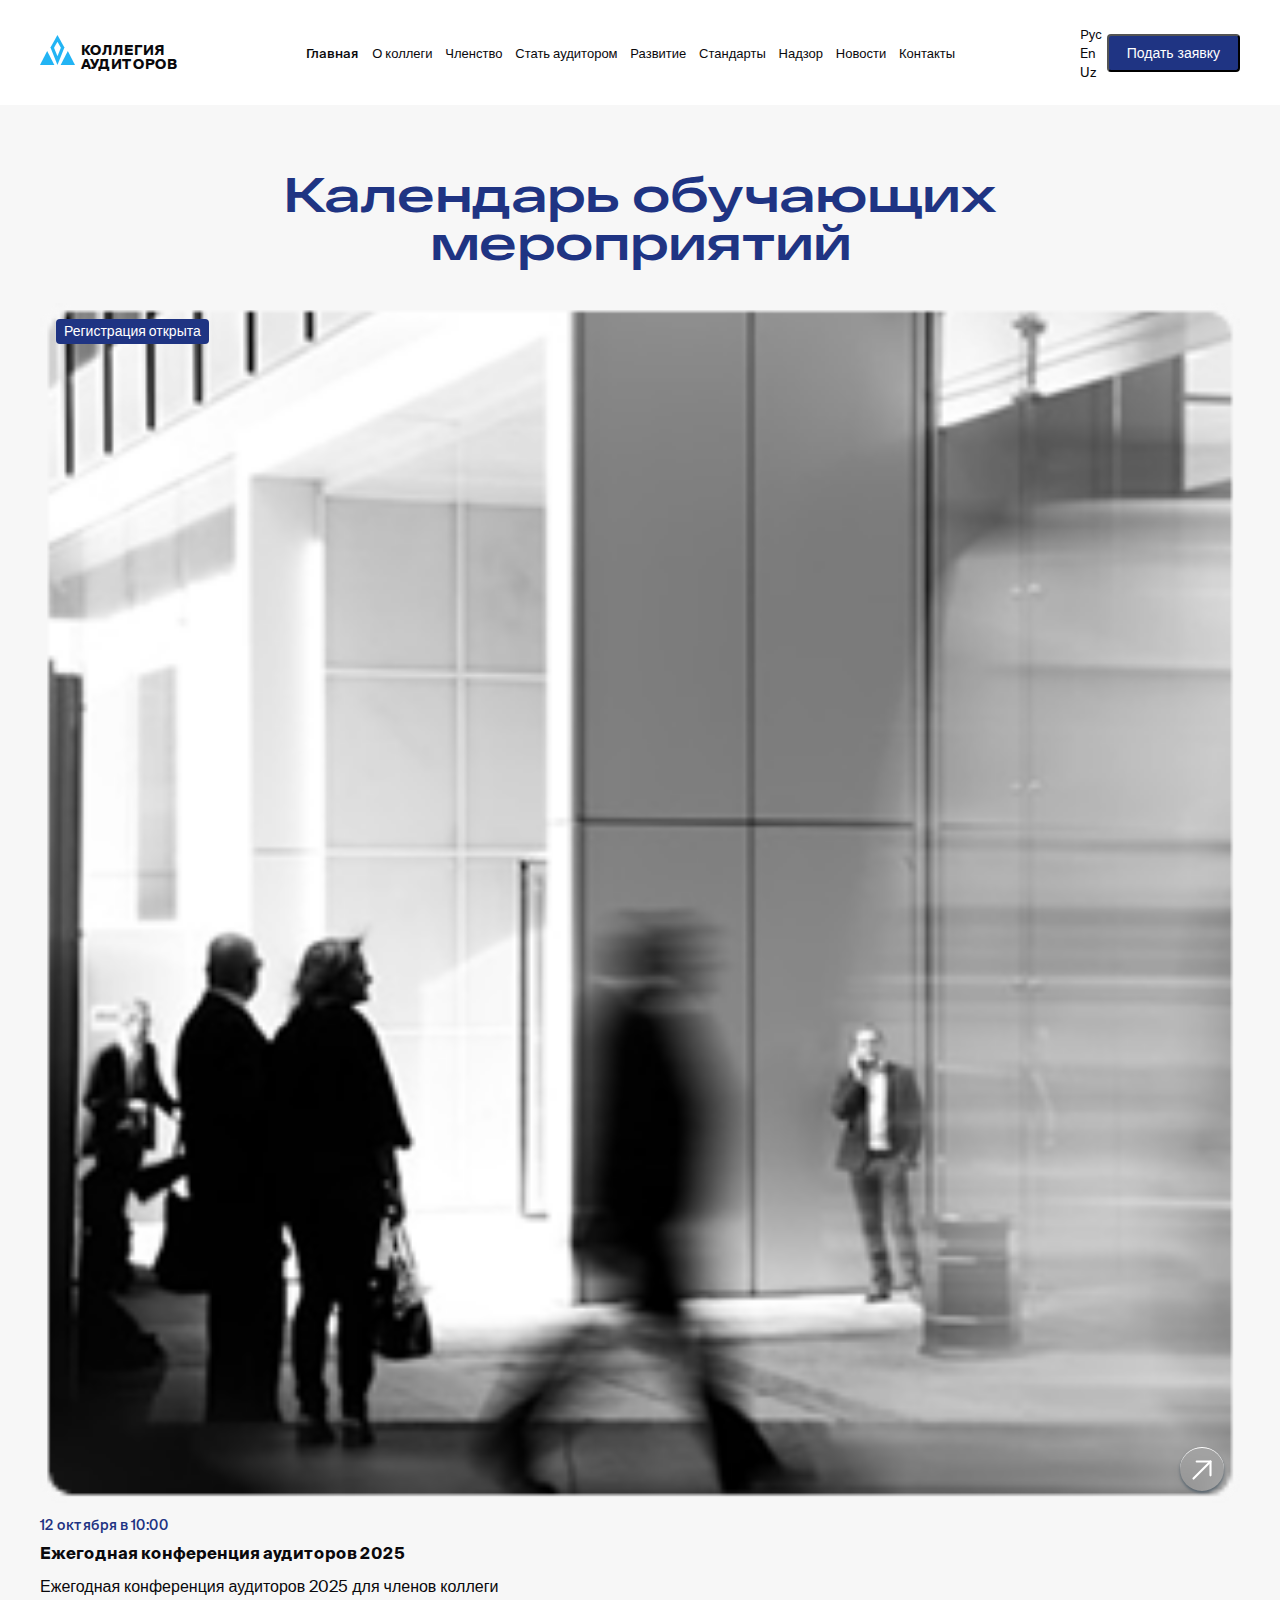
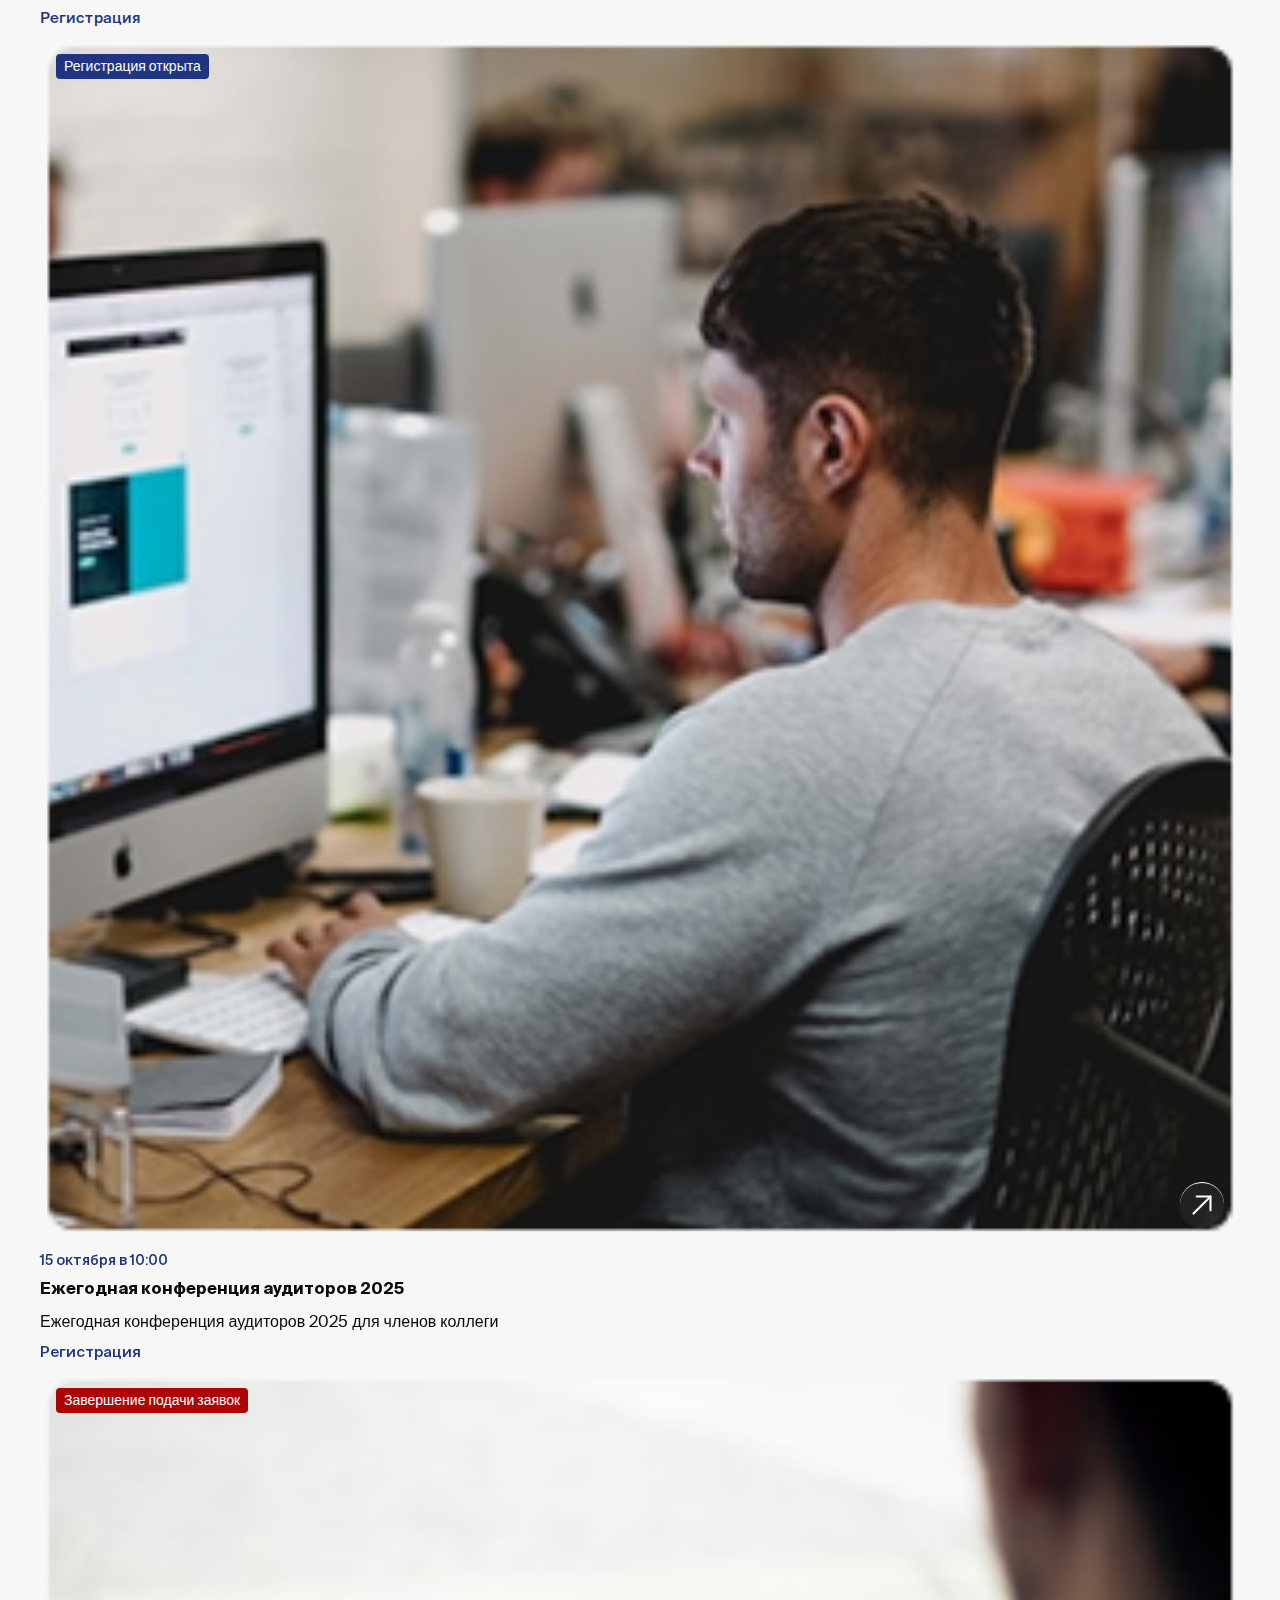
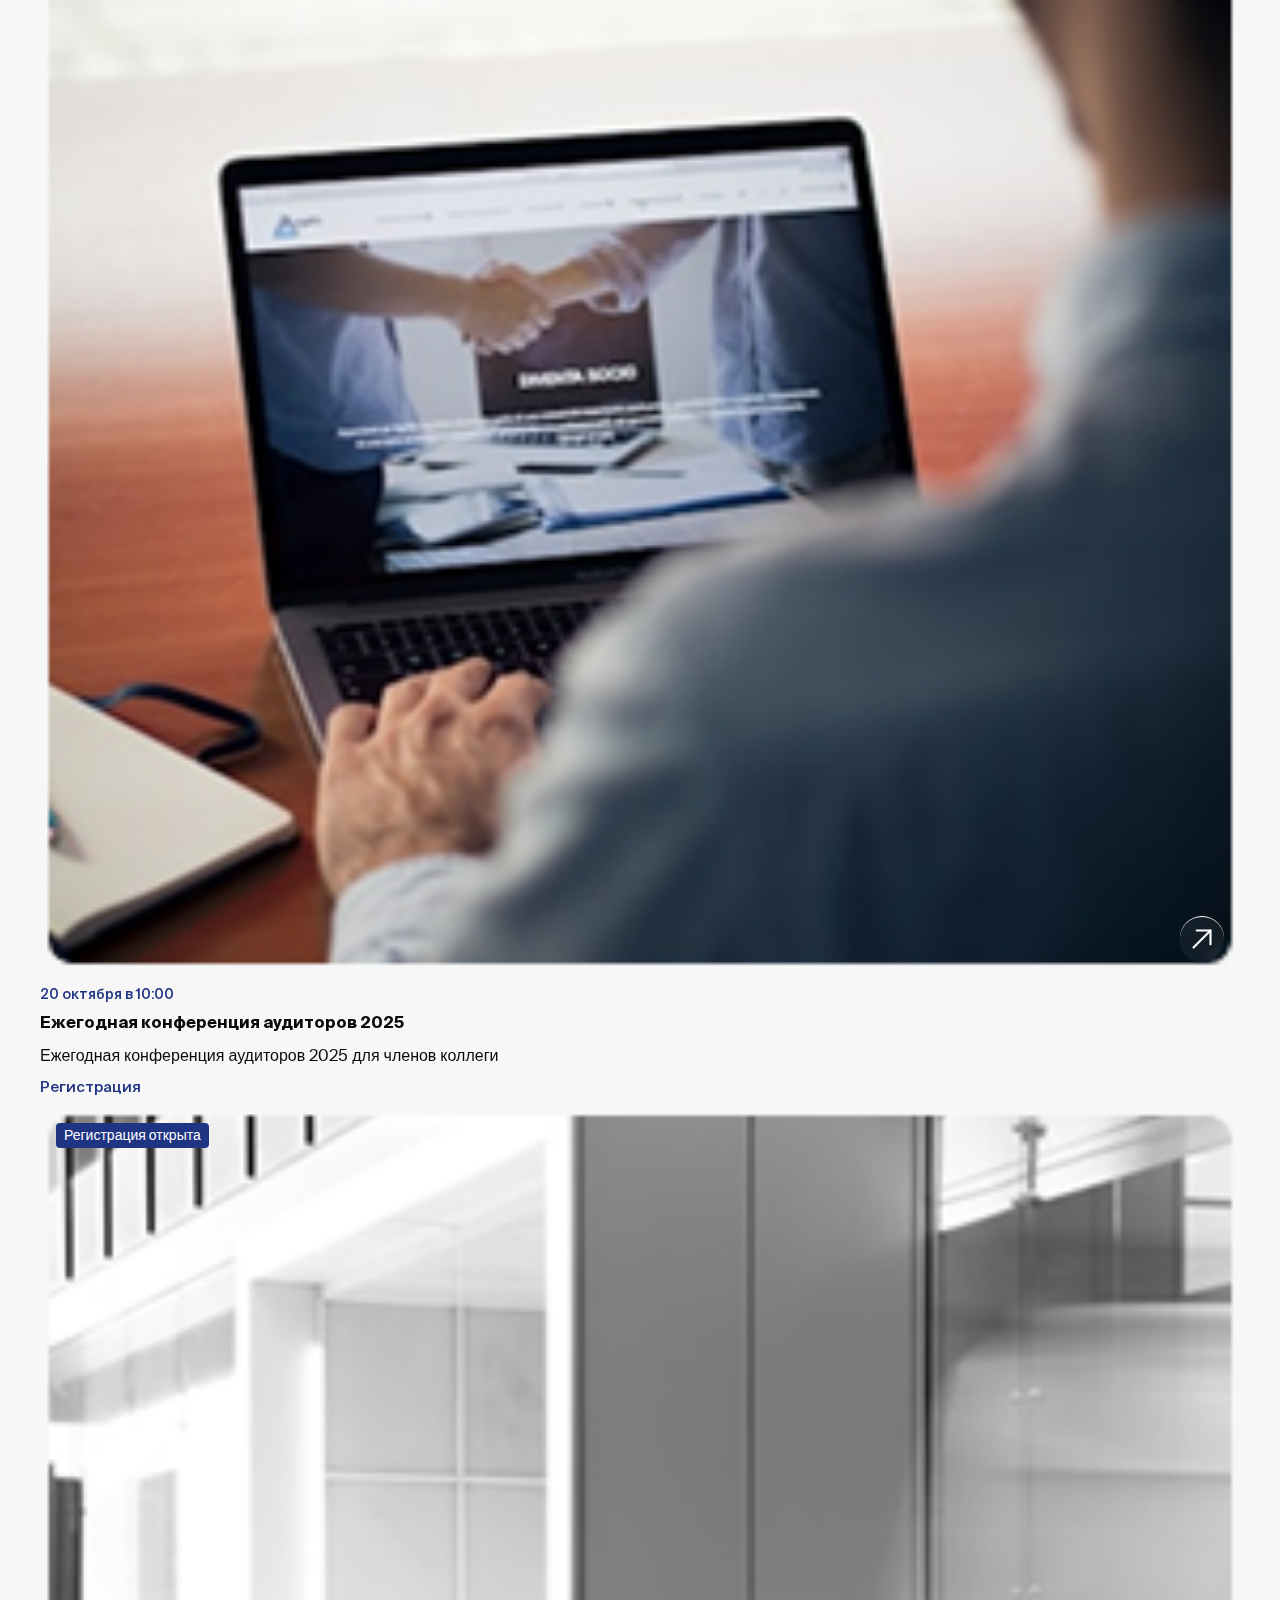
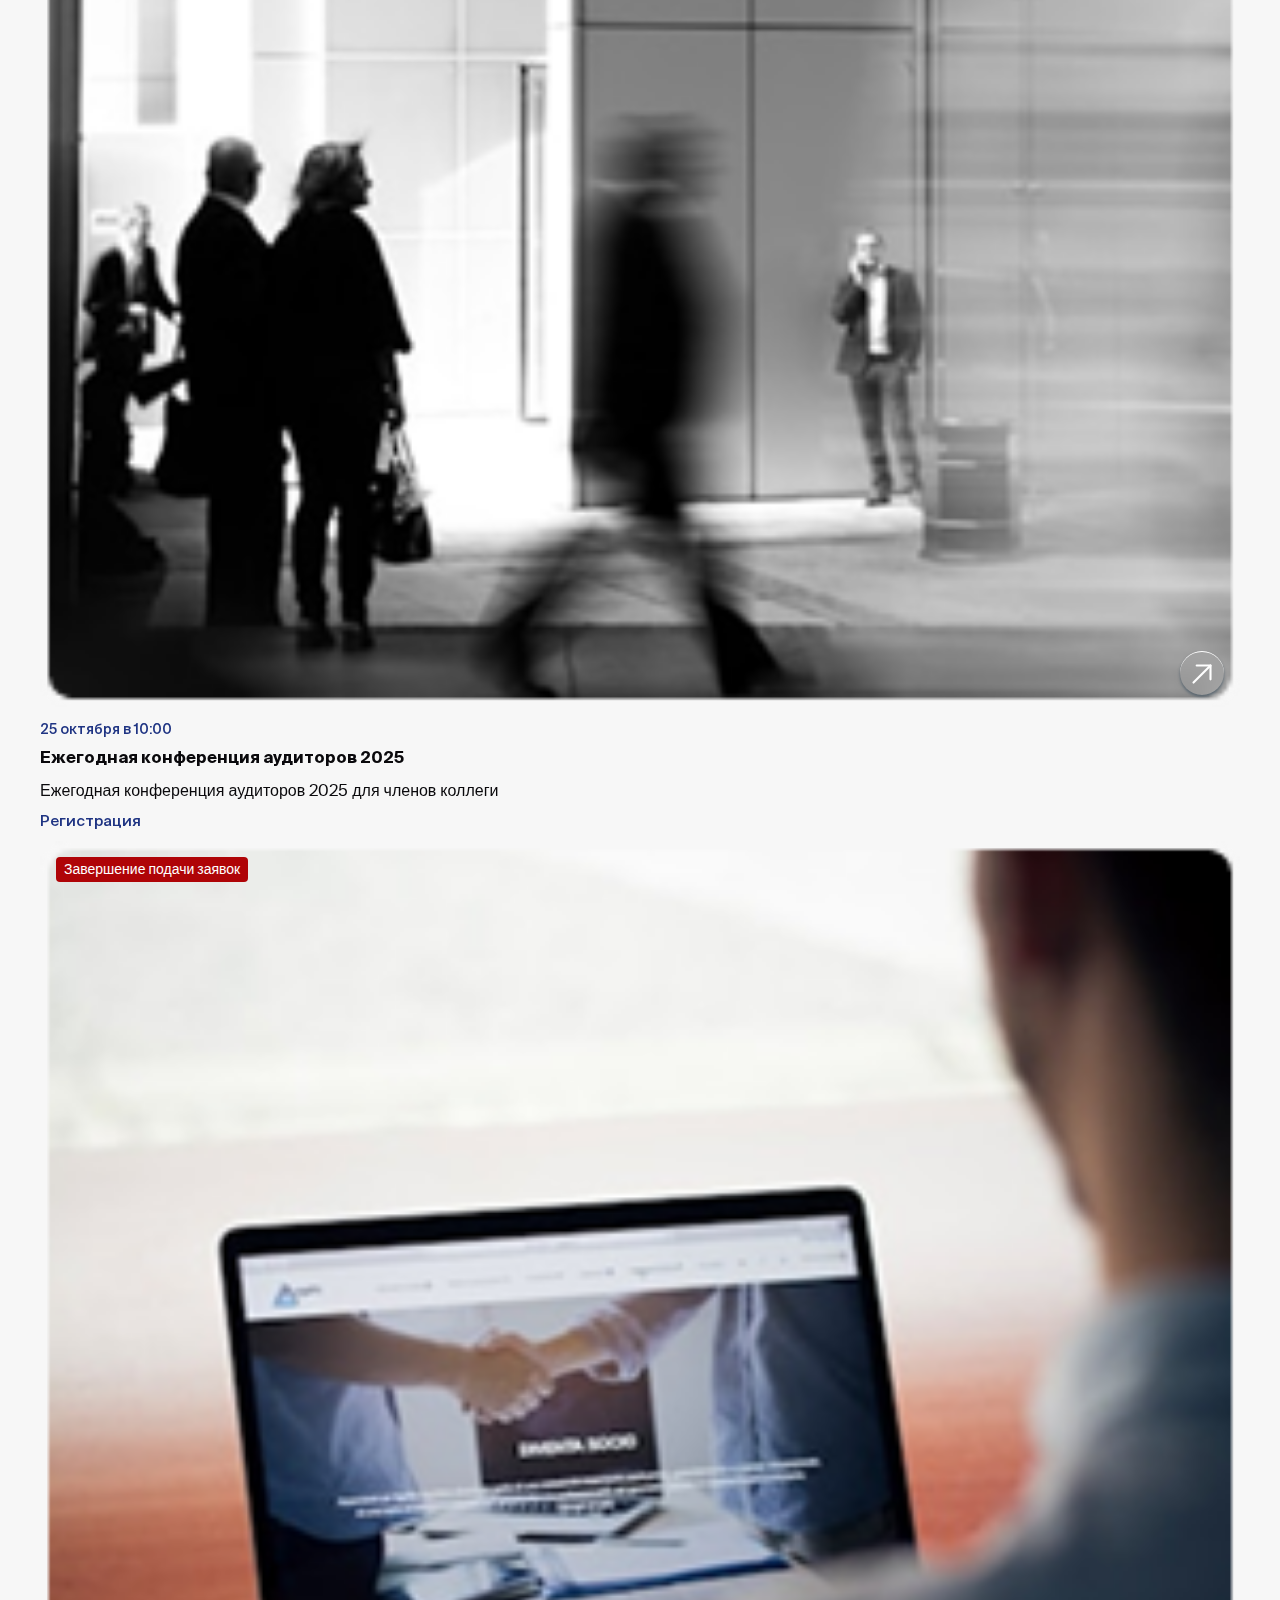
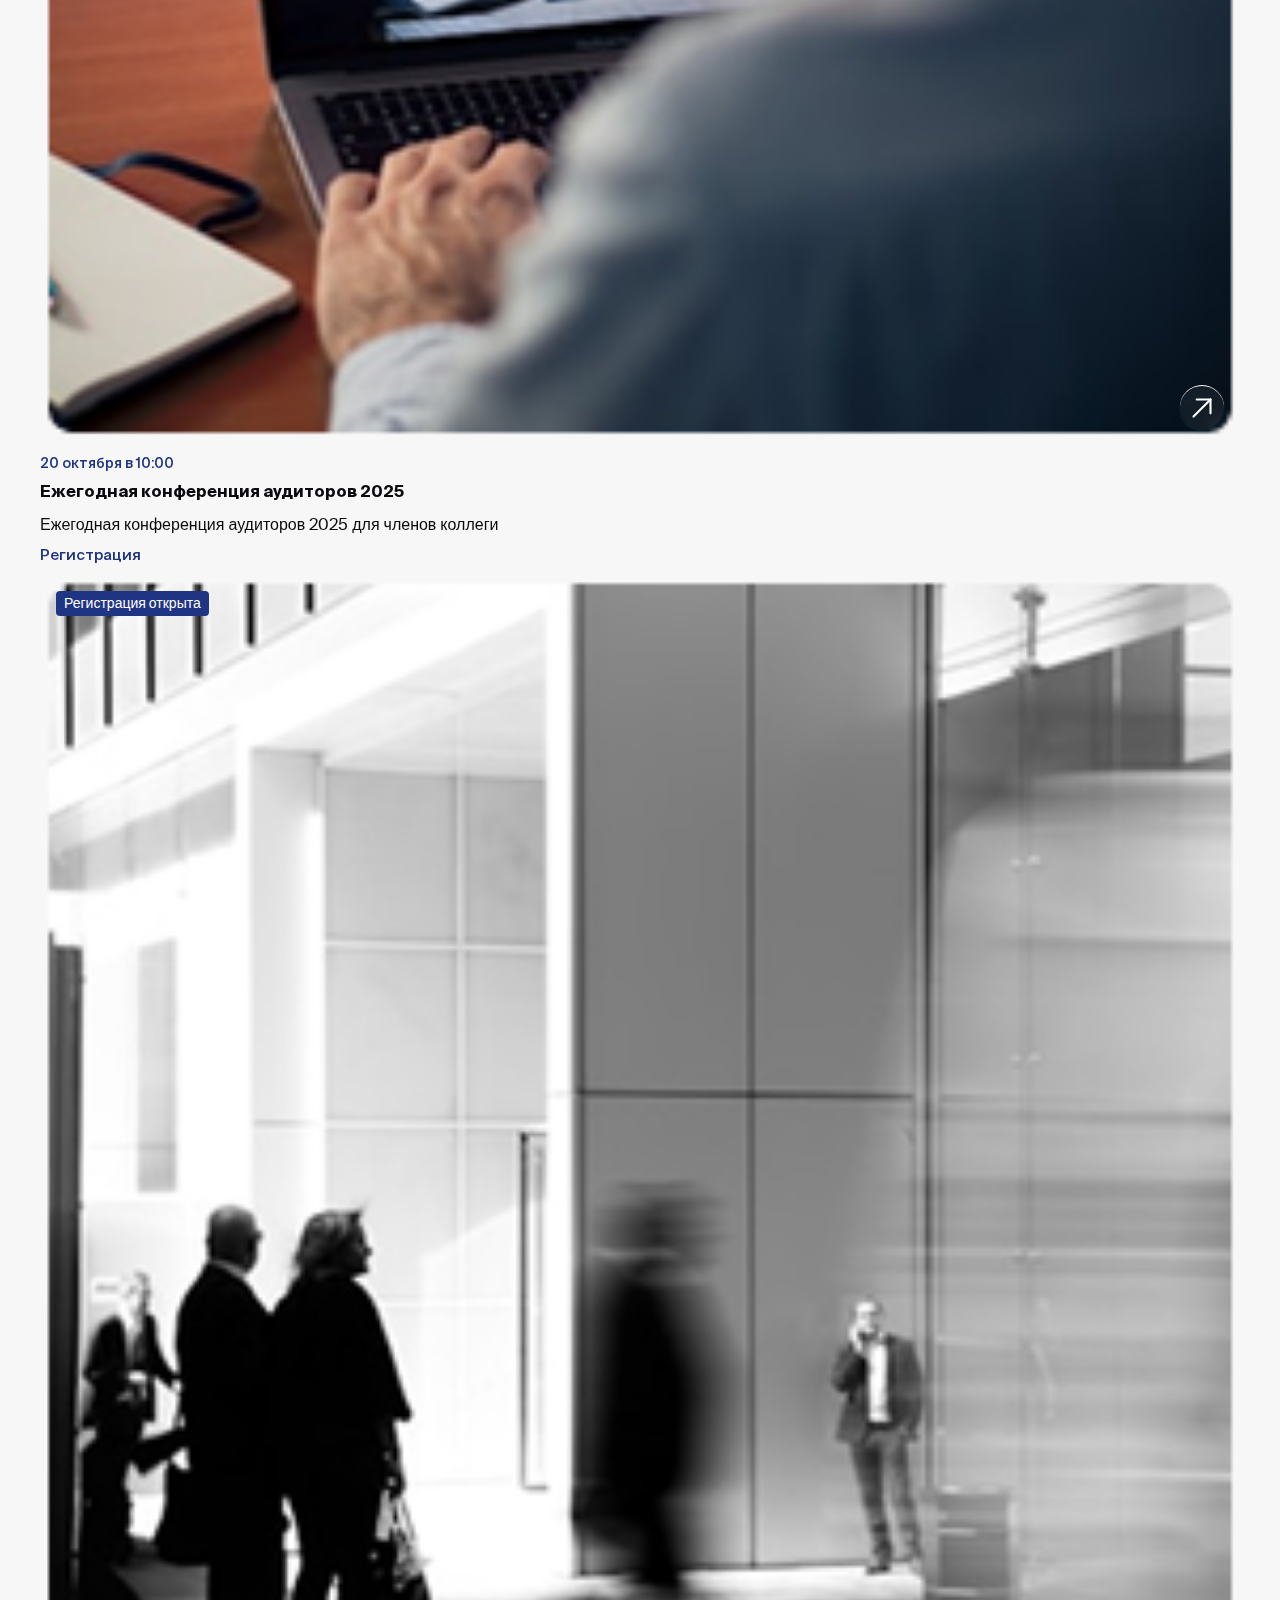
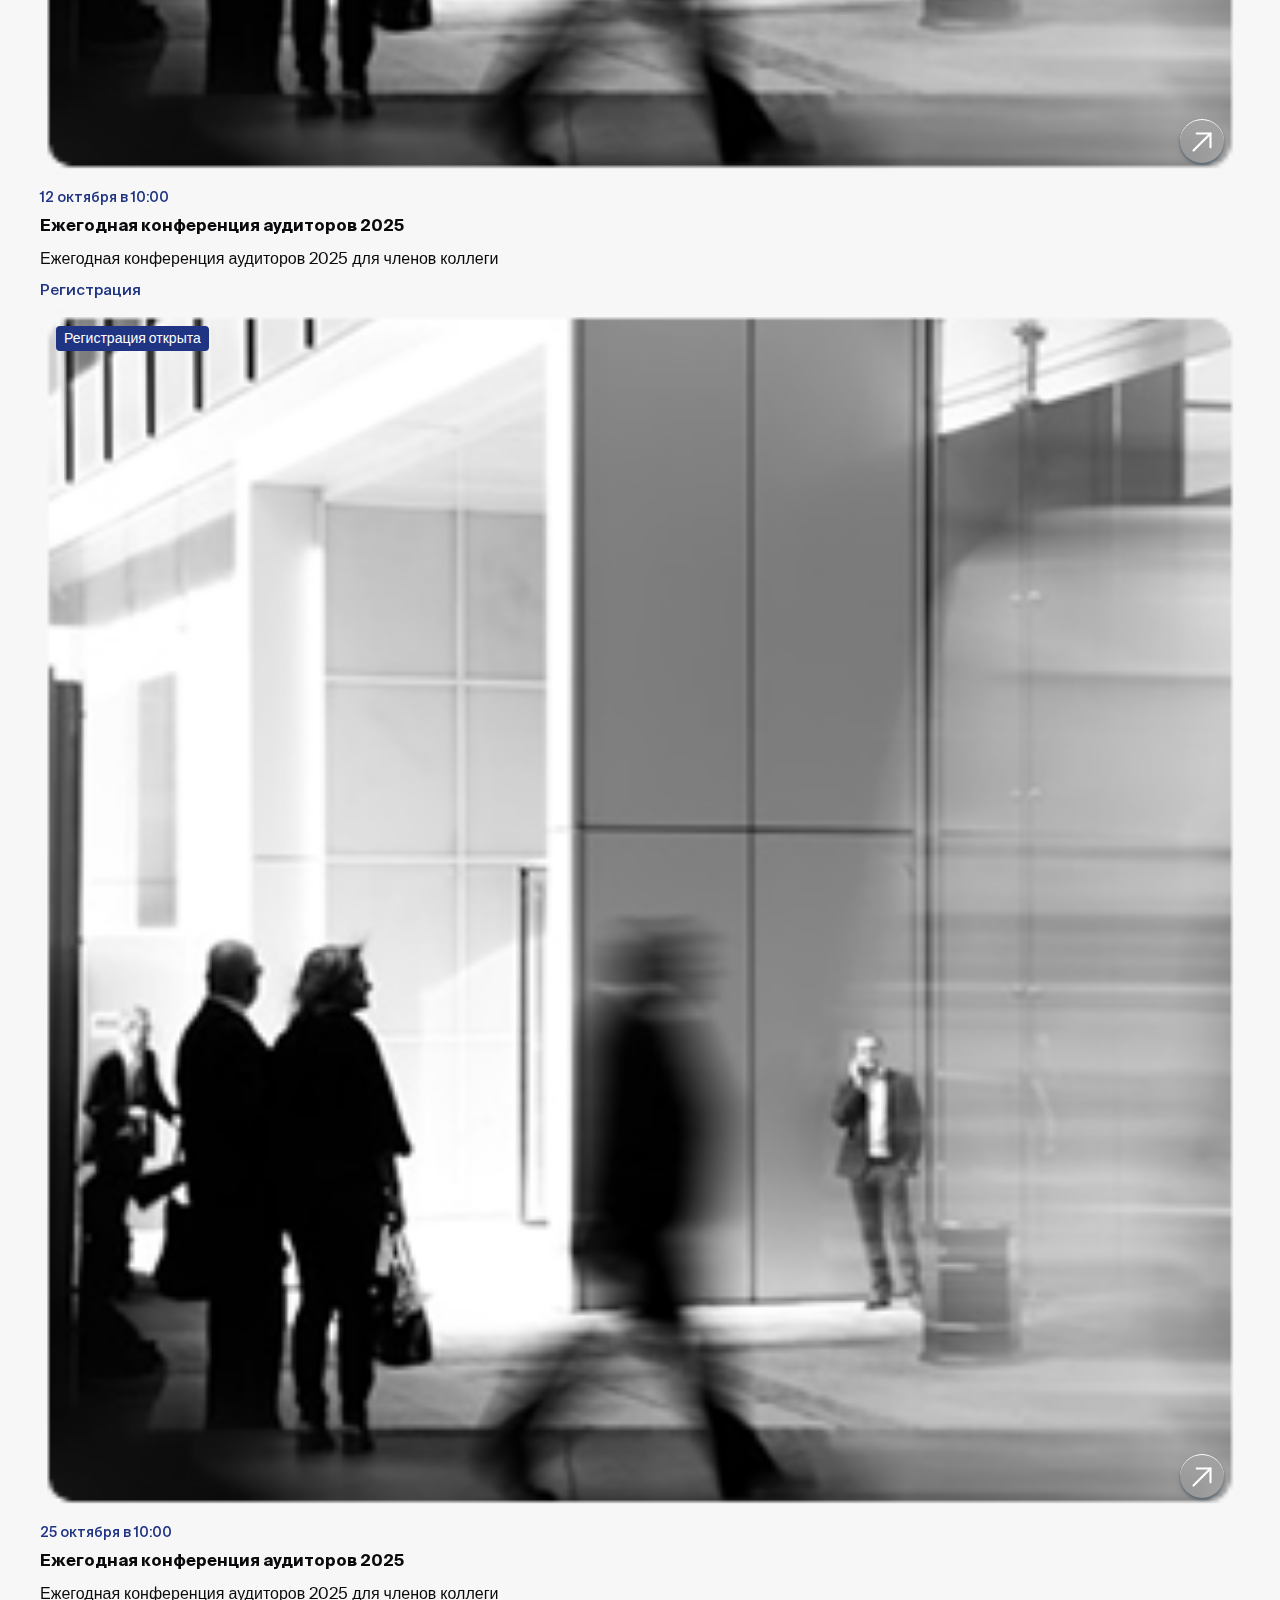
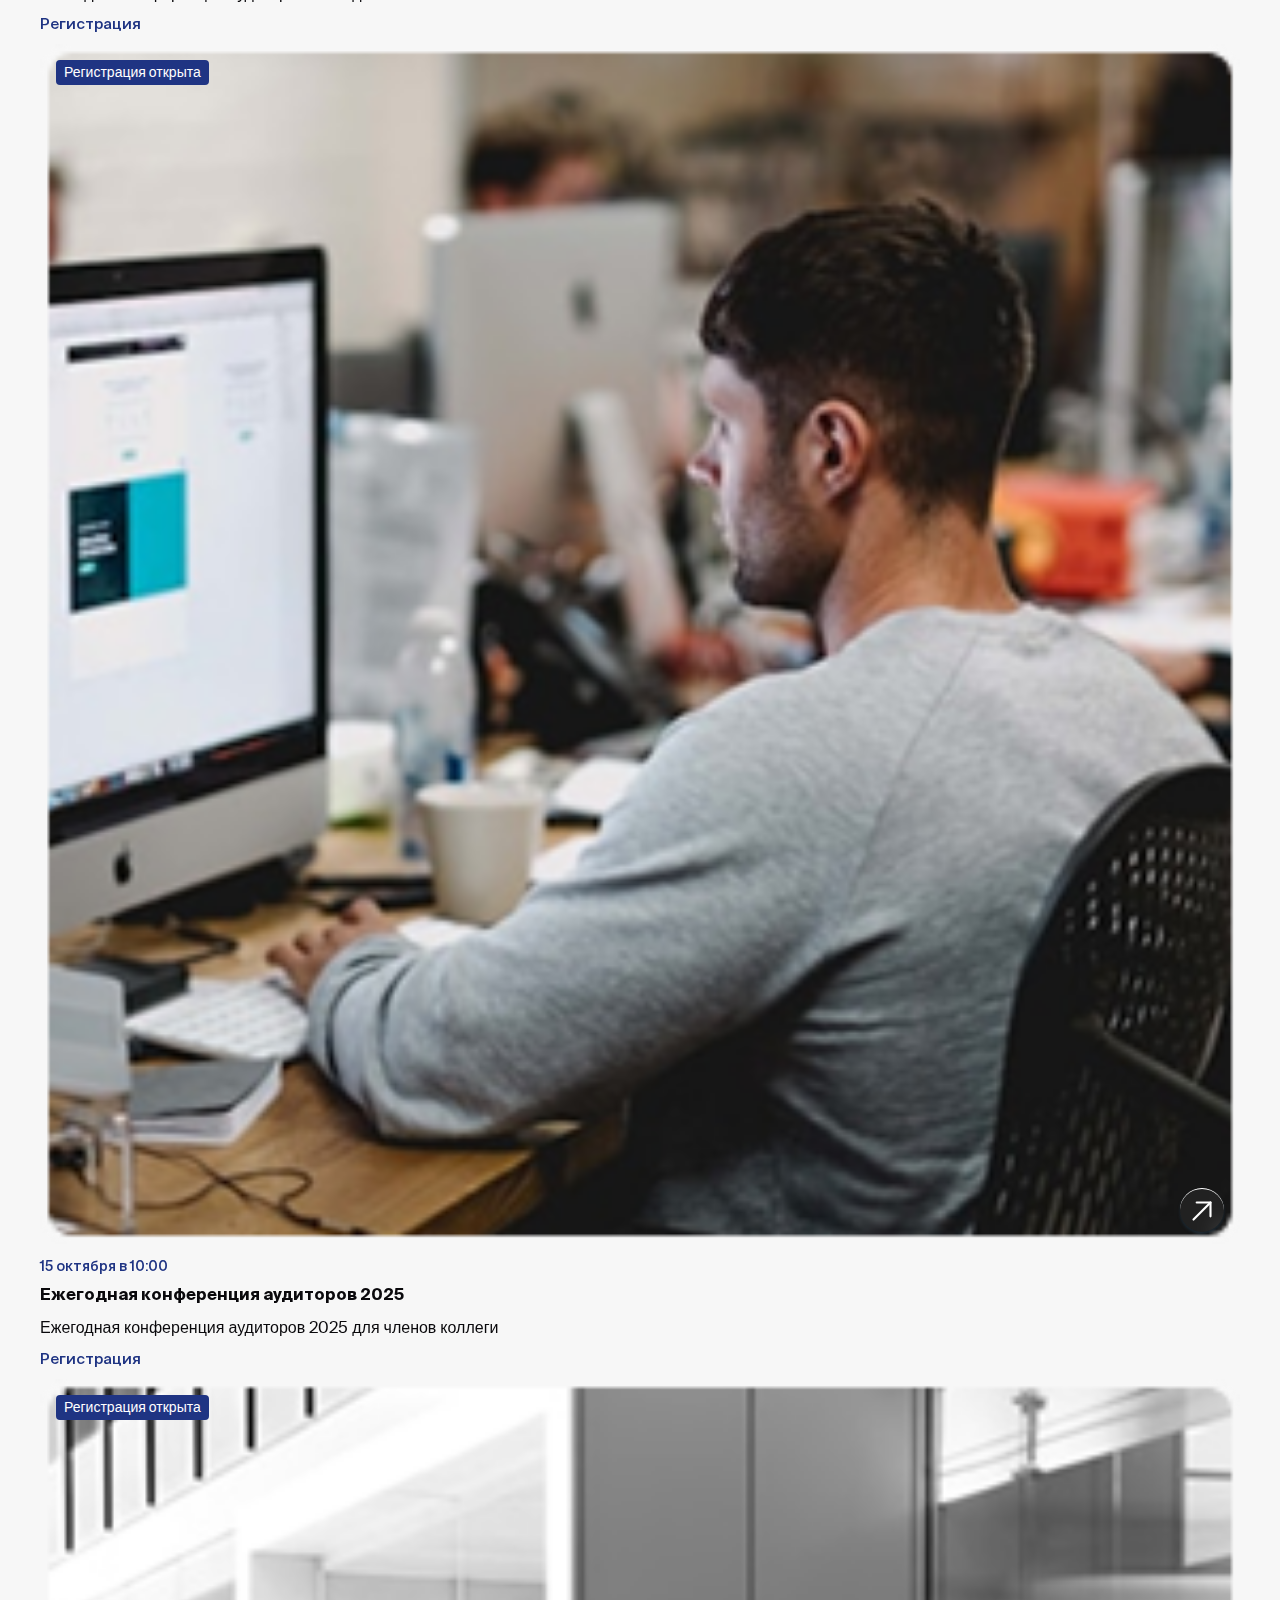
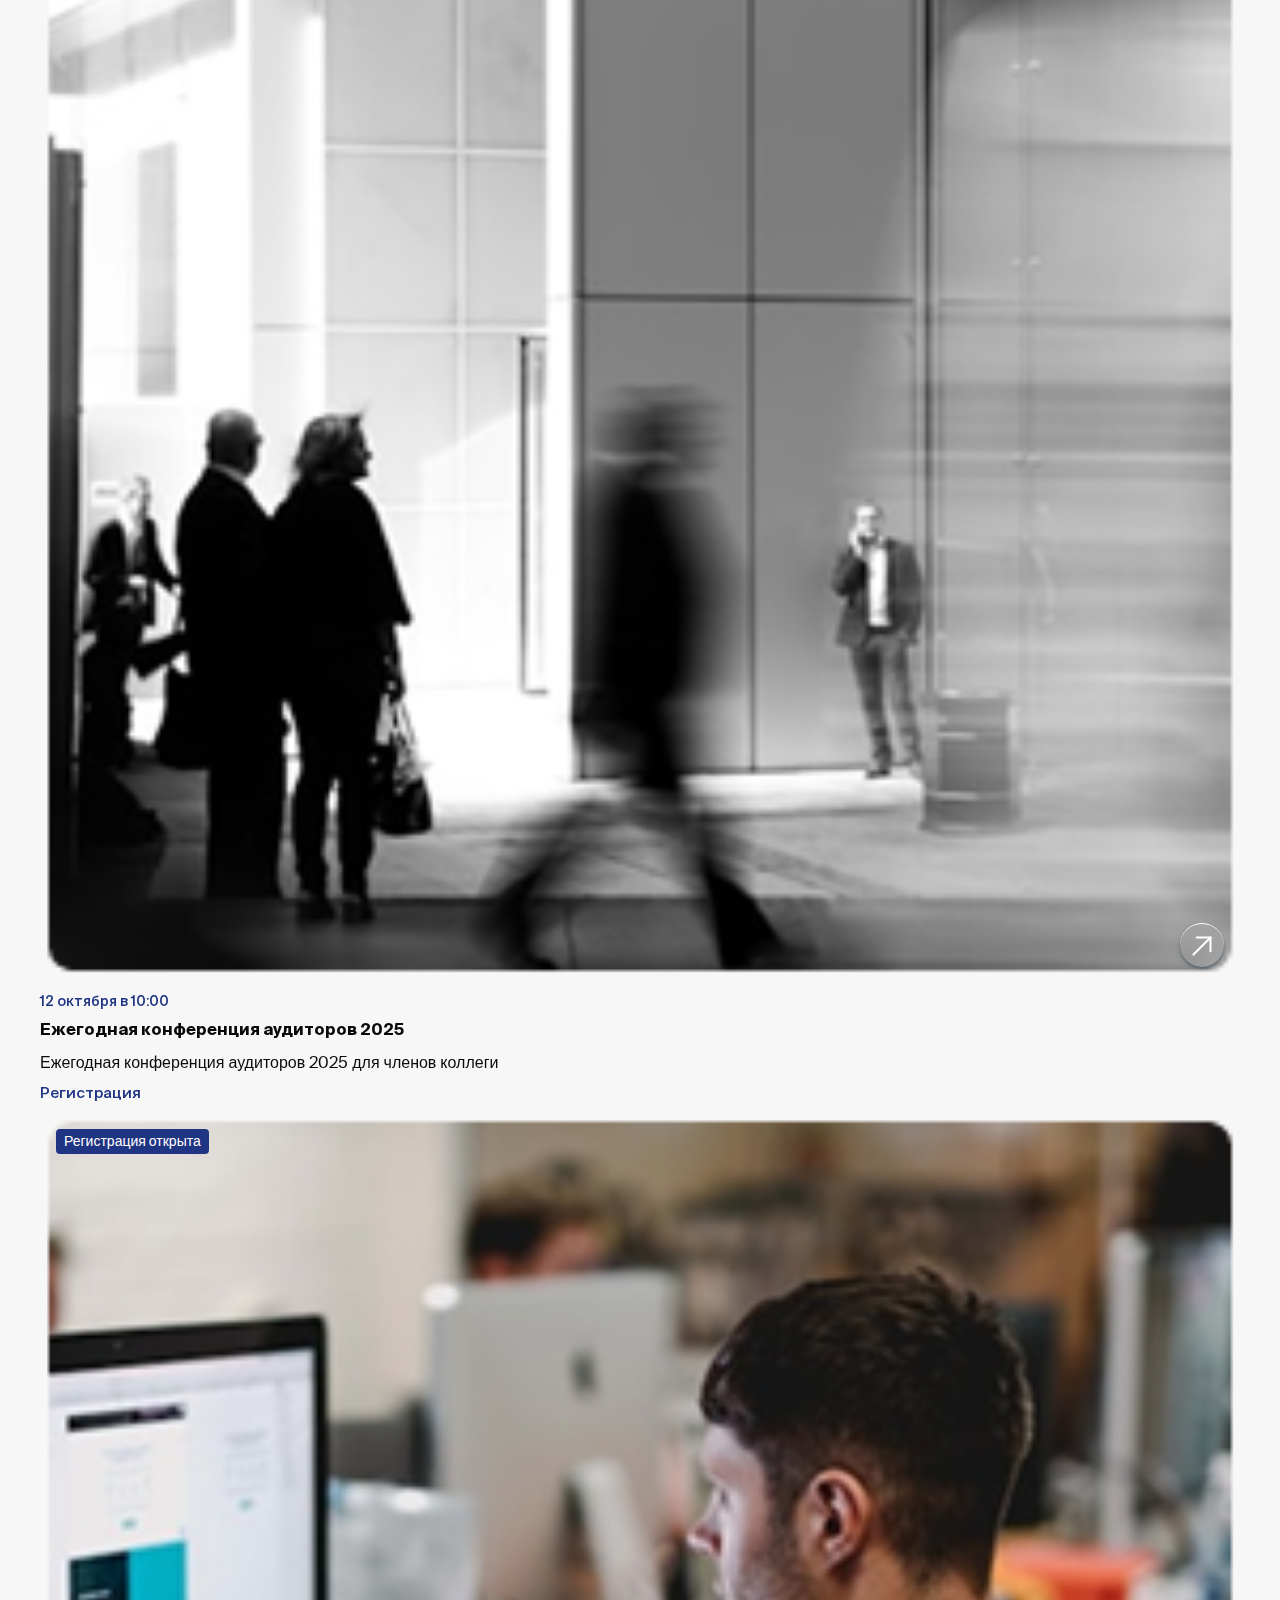
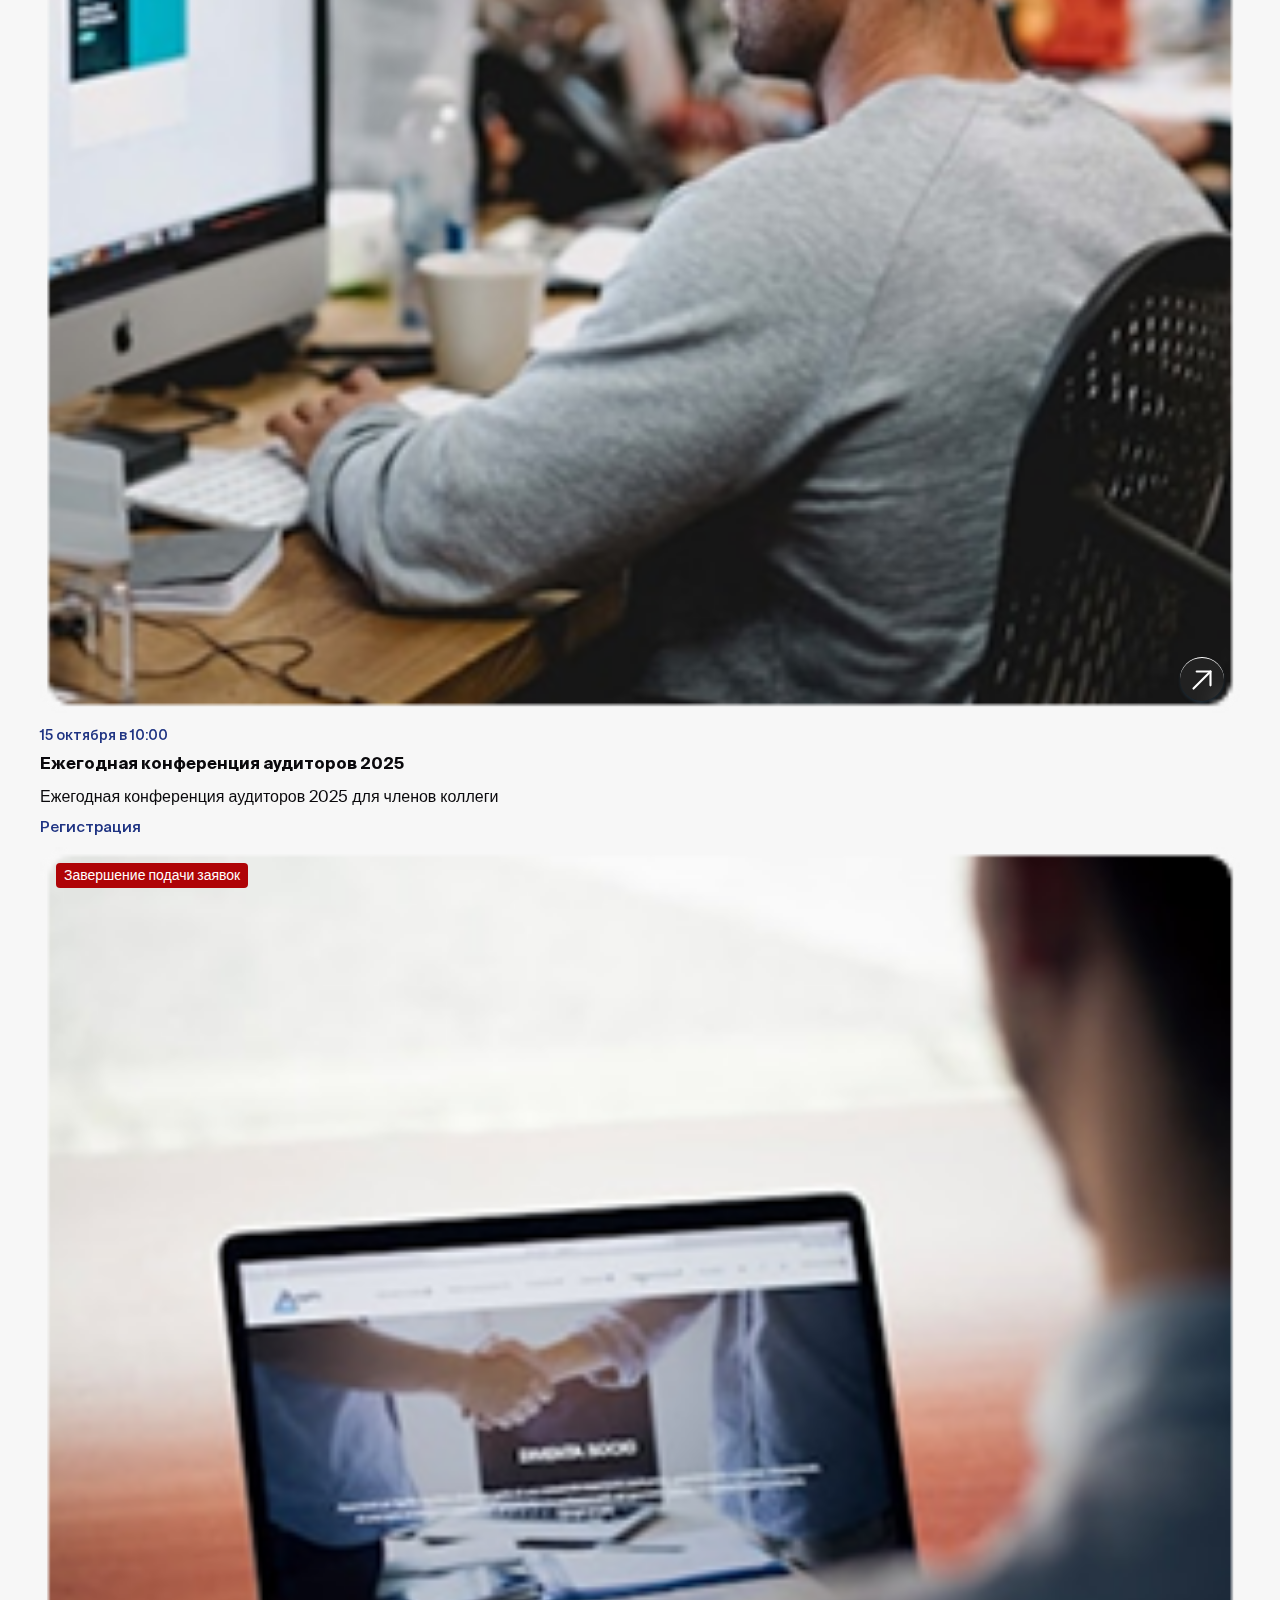
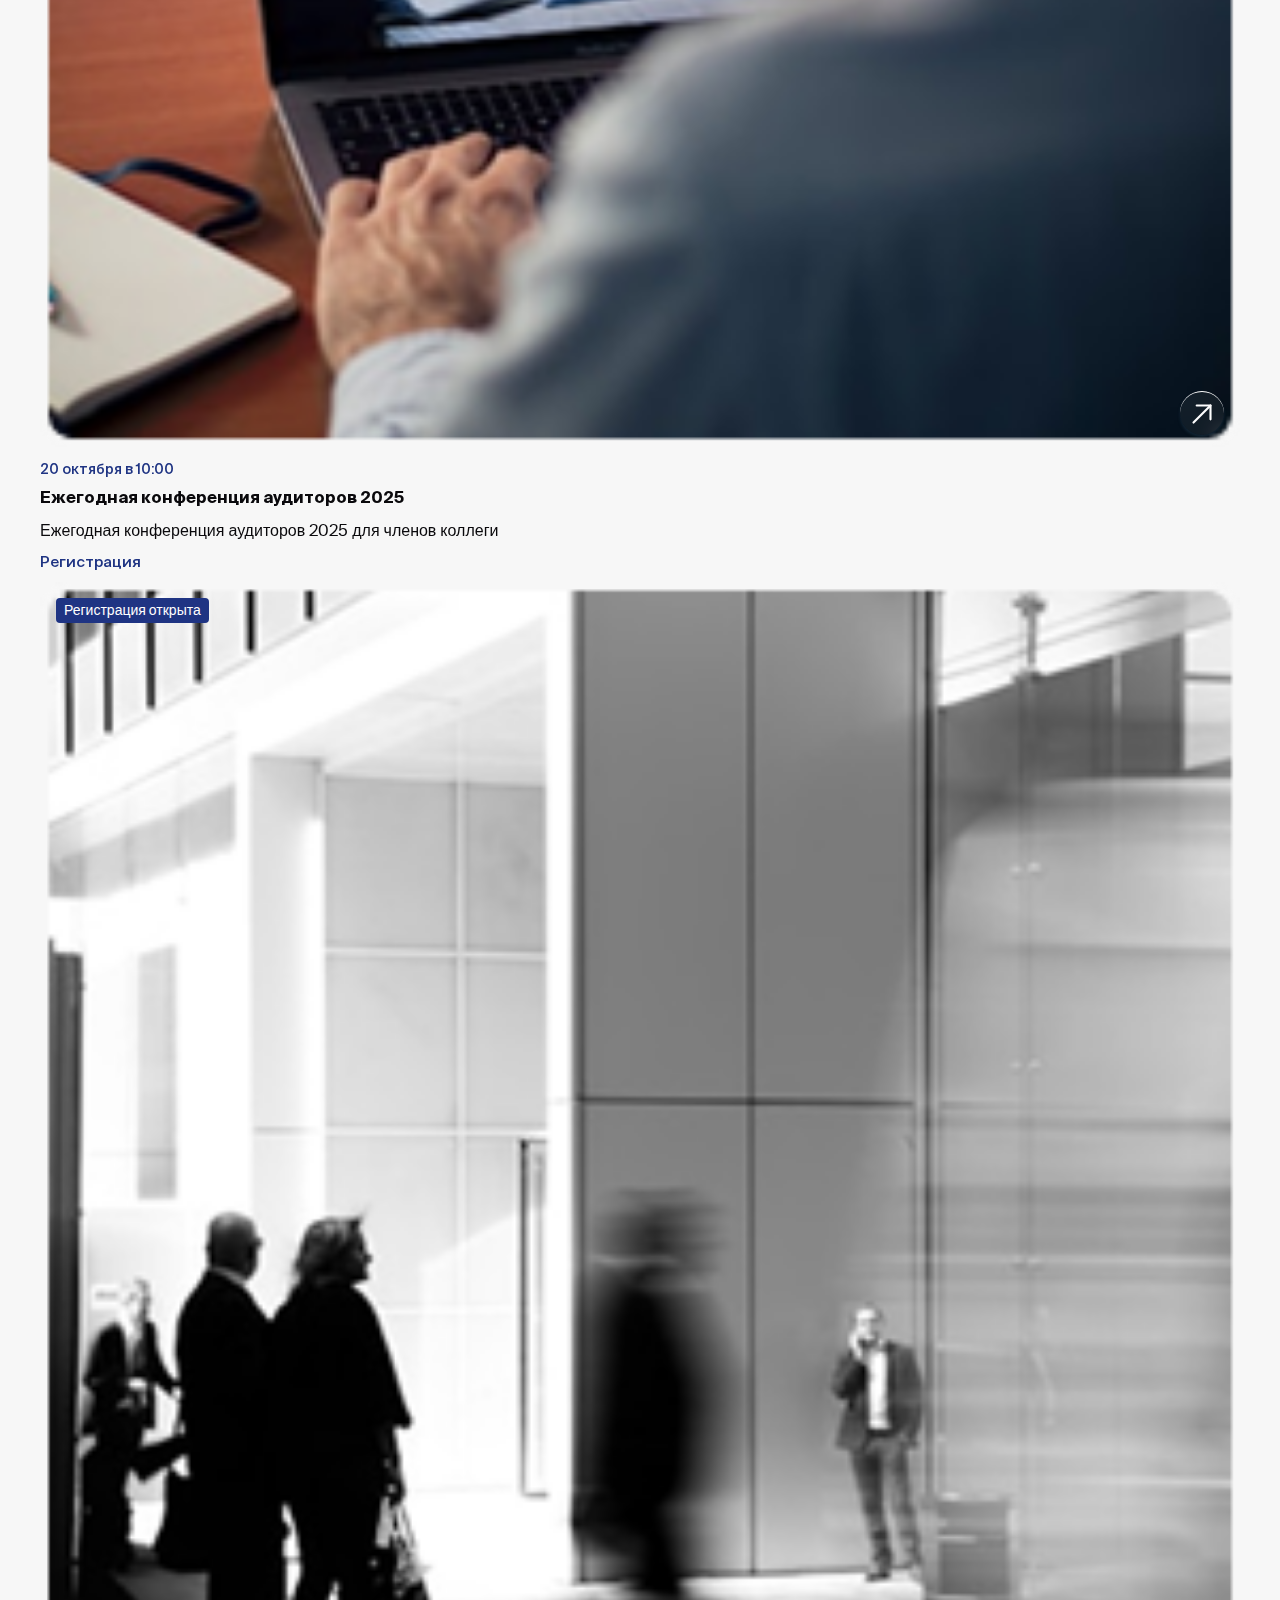
<file: assets/pages/devolopment.html>
<!DOCTYPE html>
<html lang="en">
  <head>
    <meta charset="UTF-8" />
    <meta name="viewport" content="width=device-width, initial-scale=1.0" />
    <title>Членство</title>

    <!-- Bootstrap CSS -->
    <link
      href="https://cdn.jsdelivr.net/npm/bootstrap@5.3.7/dist/css/bootstrap.min.css"
      rel="stylesheet"
      integrity="sha384-LN+7fdVzj6u52u30Kp6M/trliBMCMKTyK833zpbD+pXdCLuTusPj697FH4R/5mcr"
      crossorigin="anonymous"
    />

    <!-- Site favicon -->
    <link rel="shortcut icon" href="/assets/images/logo.svg" />

    <!-- CUSTOM CSS -->
    <link rel="stylesheet" href="/assets/css/main.css" />
    <link rel="stylesheet" href="/assets/css/responsive.css" />
  </head>
  <body>
    <header>
      <div class="container">
        <div class="header-wrapper">
          <div class="logo-wrapper">
            <a href="/index.html"
              ><img src="/assets/images/logo.svg" alt="logo"
            /></a>
            <p>Коллегия аудиторов</p>
          </div>

          <nav>
            <div class="navbar-menu-wrapper" id="nav-menu">
              <ul class="navbar-menu-list">
                <li class="navbar-menu-item">
                  <a href="/index.html" class="active">Главная</a>
                </li>
                <li class="navbar-menu-item">
                  <a href="/assets/pages/about-collegue.html">О коллеги</a>
                </li>
                <li class="navbar-menu-item">
                  <a href="/assets/pages/membership.html">Членство</a>
                </li>
                <li class="navbar-menu-item">
                  <a href="/assets/pages/become-a-member.html"
                    >Стать аудитором</a
                  >
                </li>
                <li class="navbar-menu-item">
                  <a href="/assets/pages/devolopment.html">Развитие</a>
                </li>
                <li class="navbar-menu-item">
                  <a href="/assets/pages/standards.html">Стандарты</a>
                </li>
                <li class="navbar-menu-item">
                  <a href="/assets/pages/supervision.html">Надзор</a>
                </li>
                <li class="navbar-menu-item">
                  <a href="/assets/pages/news.html">Новости</a>
                </li>
                <li class="navbar-menu-item">
                  <a href="/assets/pages/contacts.html">Контакты</a>
                </li>
              </ul>
            </div>
          </nav>

          <div class="langugage-container">
            <div class="language-wrapper">
              <div class="dropdown">
                <a
                  class="btn dropdown-toggle"
                  href="#"
                  role="button"
                  data-bs-toggle="dropdown"
                  aria-expanded="false"
                >
                  Рус
                </a>

                <ul class="dropdown-menu">
                  <li><a class="dropdown-item" href="#">En</a></li>
                  <li><a class="dropdown-item" href="#">Uz</a></li>
                </ul>
              </div>
            </div>

            <button class="btn show-btn" id="show-btn">Подать заявку</button>
            <!-- Бургер -->
            <button class="burger" id="burger-btn" aria-label="Открыть меню">
              <span></span>
              <span></span>
              <span></span>
            </button>
          </div>
        </div>
      </div>
    </header>

    <main>
      <section class="seminar-section-wrapper ">
        <div class="container">
          <div class="seminar-wrapper development">
            <div class="events-section">
              <h2 class="events-title-development">Календарь обучающих мероприятий</h2>
            </div>

            <div class="seminar-card-wrapper">
              <div class="row m-0">
                <div
                  class="col-12 col-sm-6 col-md-6 col-md-4 col-lg-3 mb-4 px-2"
                >
                  <div class="card-wrapper">
                    <div class="card-img">
                      <p class="green-tag">Регистрация открыта</p>
                      <img
                        src="/assets/images/seminar/seminar-1.png"
                        class="seminar-card-image"
                        alt="image"
                      />
                      <div class="arrow-icon-wrapper">
                        <img
                          src="/assets/images/seminar/arrow.svg"
                          alt="image"
                          class="arrow-icon"
                        />
                      </div>
                    </div>

                    <div class="card-content">
                      <p class="card-date">12 октября в 10:00</p>
                      <h4 class="card-header">
                        Ежегодная конференция аудиторов 2025
                      </h4>
                      <p class="card-description">
                        Ежегодная конференция аудиторов 2025 для членов коллеги
                      </p>
                      <a href="#" class="btn card-btn">Регистрация</a>
                    </div>
                  </div>
                </div>
                <div
                  class="col-12 col-sm-6 col-md-6 col-md-4 col-lg-3 mb-4 px-2"
                >
                  <div class="card-wrapper">
                    <div class="card-img">
                      <p class="green-tag">Регистрация открыта</p>
                      <img
                        src="/assets/images/seminar/seminar-2.png"
                        class="seminar-card-image"
                        alt="image"
                      />
                      <div class="arrow-icon-wrapper">
                        <img
                          src="/assets/images/seminar/arrow.svg"
                          alt="image"
                          class="arrow-icon"
                        />
                      </div>
                    </div>

                    <div class="card-content">
                      <p class="card-date">15 октября в 10:00</p>
                      <h4 class="card-header">
                        Ежегодная конференция аудиторов 2025
                      </h4>
                      <p class="card-description">
                        Ежегодная конференция аудиторов 2025 для членов коллеги
                      </p>
                      <a href="#" class="btn card-btn">Регистрация</a>
                    </div>
                  </div>
                </div>
                <div
                  class="col-12 col-sm-6 col-md-6 col-md-4 col-lg-3 mb-4 px-2"
                >
                  <div class="card-wrapper">
                    <div class="card-img">
                      <p class="red-tag">Завершение подачи заявок</p>
                      <img
                        src="/assets/images/seminar/seminar-3.png"
                        class="seminar-card-image"
                        alt="image"
                      />
                      <div class="arrow-icon-wrapper">
                        <img
                          src="/assets/images/seminar/arrow.svg"
                          alt="image"
                          class="arrow-icon"
                        />
                      </div>
                    </div>

                    <div class="card-content">
                      <p class="card-date">20 октября в 10:00</p>
                      <h4 class="card-header">
                        Ежегодная конференция аудиторов 2025
                      </h4>
                      <p class="card-description">
                        Ежегодная конференция аудиторов 2025 для членов коллеги
                      </p>
                      <a href="#" class="btn card-btn">Регистрация</a>
                    </div>
                  </div>
                </div>
                <div
                  class="col-12 col-sm-6 col-md-6 col-md-4 col-lg-3 mb-4 px-2"
                >
                  <div class="card-wrapper">
                    <div class="card-img">
                      <p class="green-tag">Регистрация открыта</p>
                      <img
                        src="/assets/images/seminar/seminar-1.png"
                        class="seminar-card-image"
                        alt="image"
                      />
                      <div class="arrow-icon-wrapper">
                        <img
                          src="/assets/images/seminar/arrow.svg"
                          alt="image"
                          class="arrow-icon"
                        />
                      </div>
                    </div>

                    <div class="card-content">
                      <p class="card-date">25 октября в 10:00</p>
                      <h4 class="card-header">
                        Ежегодная конференция аудиторов 2025
                      </h4>
                      <p class="card-description">
                        Ежегодная конференция аудиторов 2025 для членов коллеги
                      </p>
                      <a href="#" class="btn card-btn">Регистрация</a>
                    </div>
                  </div>
                </div>

                <div
                  class="col-12 col-sm-6 col-md-6 col-md-4 col-lg-3 mb-4 px-2"
                >
                  <div class="card-wrapper">
                    <div class="card-img">
                      <p class="red-tag">Завершение подачи заявок</p>
                      <img
                        src="/assets/images/seminar/seminar-3.png"
                        class="seminar-card-image"
                        alt="image"
                      />
                      <div class="arrow-icon-wrapper">
                        <img
                          src="/assets/images/seminar/arrow.svg"
                          alt="image"
                          class="arrow-icon"
                        />
                      </div>
                    </div>

                    <div class="card-content">
                      <p class="card-date">20 октября в 10:00</p>
                      <h4 class="card-header">
                        Ежегодная конференция аудиторов 2025
                      </h4>
                      <p class="card-description">
                        Ежегодная конференция аудиторов 2025 для членов коллеги
                      </p>
                      <a href="#" class="btn card-btn">Регистрация</a>
                    </div>
                  </div>
                </div>
                <div
                  class="col-12 col-sm-6 col-md-6 col-md-4 col-lg-3 mb-4 px-2"
                >
                  <div class="card-wrapper">
                    <div class="card-img">
                      <p class="green-tag">Регистрация открыта</p>
                      <img
                        src="/assets/images/seminar/seminar-1.png"
                        class="seminar-card-image"
                        alt="image"
                      />
                      <div class="arrow-icon-wrapper">
                        <img
                          src="/assets/images/seminar/arrow.svg"
                          alt="image"
                          class="arrow-icon"
                        />
                      </div>
                    </div>

                    <div class="card-content">
                      <p class="card-date">12 октября в 10:00</p>
                      <h4 class="card-header">
                        Ежегодная конференция аудиторов 2025
                      </h4>
                      <p class="card-description">
                        Ежегодная конференция аудиторов 2025 для членов коллеги
                      </p>
                      <a href="#" class="btn card-btn">Регистрация</a>
                    </div>
                  </div>
                </div>
                <div
                  class="col-12 col-sm-6 col-md-6 col-md-4 col-lg-3 mb-4 px-2"
                >
                  <div class="card-wrapper">
                    <div class="card-img">
                      <p class="green-tag">Регистрация открыта</p>
                      <img
                        src="/assets/images/seminar/seminar-1.png"
                        class="seminar-card-image"
                        alt="image"
                      />
                      <div class="arrow-icon-wrapper">
                        <img
                          src="/assets/images/seminar/arrow.svg"
                          alt="image"
                          class="arrow-icon"
                        />
                      </div>
                    </div>

                    <div class="card-content">
                      <p class="card-date">25 октября в 10:00</p>
                      <h4 class="card-header">
                        Ежегодная конференция аудиторов 2025
                      </h4>
                      <p class="card-description">
                        Ежегодная конференция аудиторов 2025 для членов коллеги
                      </p>
                      <a href="#" class="btn card-btn">Регистрация</a>
                    </div>
                  </div>
                </div>
                <div
                  class="col-12 col-sm-6 col-md-6 col-md-4 col-lg-3 mb-4 px-2"
                >
                  <div class="card-wrapper">
                    <div class="card-img">
                      <p class="green-tag">Регистрация открыта</p>
                      <img
                        src="/assets/images/seminar/seminar-2.png"
                        class="seminar-card-image"
                        alt="image"
                      />
                      <div class="arrow-icon-wrapper">
                        <img
                          src="/assets/images/seminar/arrow.svg"
                          alt="image"
                          class="arrow-icon"
                        />
                      </div>
                    </div>

                    <div class="card-content">
                      <p class="card-date">15 октября в 10:00</p>
                      <h4 class="card-header">
                        Ежегодная конференция аудиторов 2025
                      </h4>
                      <p class="card-description">
                        Ежегодная конференция аудиторов 2025 для членов коллеги
                      </p>
                      <a href="#" class="btn card-btn">Регистрация</a>
                    </div>
                  </div>
                </div>

                <div
                  class="col-12 col-sm-6 col-md-6 col-md-4 col-lg-3 mb-4 px-2"
                >
                  <div class="card-wrapper">
                    <div class="card-img">
                      <p class="green-tag">Регистрация открыта</p>
                      <img
                        src="/assets/images/seminar/seminar-1.png"
                        class="seminar-card-image"
                        alt="image"
                      />
                      <div class="arrow-icon-wrapper">
                        <img
                          src="/assets/images/seminar/arrow.svg"
                          alt="image"
                          class="arrow-icon"
                        />
                      </div>
                    </div>

                    <div class="card-content">
                      <p class="card-date">12 октября в 10:00</p>
                      <h4 class="card-header">
                        Ежегодная конференция аудиторов 2025
                      </h4>
                      <p class="card-description">
                        Ежегодная конференция аудиторов 2025 для членов коллеги
                      </p>
                      <a href="#" class="btn card-btn">Регистрация</a>
                    </div>
                  </div>
                </div>
                <div
                  class="col-12 col-sm-6 col-md-6 col-md-4 col-lg-3 mb-4 px-2"
                >
                  <div class="card-wrapper">
                    <div class="card-img">
                      <p class="green-tag">Регистрация открыта</p>
                      <img
                        src="/assets/images/seminar/seminar-2.png"
                        class="seminar-card-image"
                        alt="image"
                      />
                      <div class="arrow-icon-wrapper">
                        <img
                          src="/assets/images/seminar/arrow.svg"
                          alt="image"
                          class="arrow-icon"
                        />
                      </div>
                    </div>

                    <div class="card-content">
                      <p class="card-date">15 октября в 10:00</p>
                      <h4 class="card-header">
                        Ежегодная конференция аудиторов 2025
                      </h4>
                      <p class="card-description">
                        Ежегодная конференция аудиторов 2025 для членов коллеги
                      </p>
                      <a href="#" class="btn card-btn">Регистрация</a>
                    </div>
                  </div>
                </div>
                <div
                  class="col-12 col-sm-6 col-md-6 col-md-4 col-lg-3 mb-4 px-2"
                >
                  <div class="card-wrapper">
                    <div class="card-img">
                      <p class="red-tag">Завершение подачи заявок</p>
                      <img
                        src="/assets/images/seminar/seminar-3.png"
                        class="seminar-card-image"
                        alt="image"
                      />
                      <div class="arrow-icon-wrapper">
                        <img
                          src="/assets/images/seminar/arrow.svg"
                          alt="image"
                          class="arrow-icon"
                        />
                      </div>
                    </div>

                    <div class="card-content">
                      <p class="card-date">20 октября в 10:00</p>
                      <h4 class="card-header">
                        Ежегодная конференция аудиторов 2025
                      </h4>
                      <p class="card-description">
                        Ежегодная конференция аудиторов 2025 для членов коллеги
                      </p>
                      <a href="#" class="btn card-btn">Регистрация</a>
                    </div>
                  </div>
                </div>
                <div
                  class="col-12 col-sm-6 col-md-6 col-md-4 col-lg-3 mb-4 px-2"
                >
                  <div class="card-wrapper">
                    <div class="card-img">
                      <p class="green-tag">Регистрация открыта</p>
                      <img
                        src="/assets/images/seminar/seminar-1.png"
                        class="seminar-card-image"
                        alt="image"
                      />
                      <div class="arrow-icon-wrapper">
                        <img
                          src="/assets/images/seminar/arrow.svg"
                          alt="image"
                          class="arrow-icon"
                        />
                      </div>
                    </div>

                    <div class="card-content">
                      <p class="card-date">25 октября в 10:00</p>
                      <h4 class="card-header">
                        Ежегодная конференция аудиторов 2025
                      </h4>
                      <p class="card-description">
                        Ежегодная конференция аудиторов 2025 для членов коллеги
                      </p>
                      <a href="#" class="btn card-btn">Регистрация</a>
                    </div>
                  </div>
                </div>
              </div>
            </div>
          </div>
        </div>
      </section>
    </main>

    <footer>
      <div class="container">
        <div class="row m-0">
          <div class="col-12 col-sm-6 col-lg-3 col-xl-3 mt-5">
            <div class="footer-item">
              <div class="footer-logo">
                <a href="#">
                  <img src="/assets/images/logo.svg" alt="image" />
                </a>
                <p>Коллегия аудиторов</p>
              </div>

              <ul>
                <li>
                  <p>
                    <span>Наш адрес:</span>
                    г.Алматы, ул.Ауэзова, 175, 4 этаж, кабинет 1
                  </p>
                </li>

                <li>
                  <p>
                    <span>Телефон:</span>
                    +7 (727) 123-45-67, +7 (727) 123-45-68
                  </p>
                </li>

                <li>
                  <p>
                    <span>Режим работы:</span>
                    Пн-Пт: 9:00 - 18:00
                  </p>
                </li>
              </ul>

              <div class="footer-social-wrapper">
                <h1>Ссылки на социальные сети:</h1>

                <ul>
                  <li>
                    <a href="">
                      <img
                        src="/assets/images/social/instagram.svg"
                        alt="image"
                      />
                    </a>
                  </li>
                  <li>
                    <a href="">
                      <img
                        src="/assets/images/social/youtube.svg"
                        alt="image"
                      />
                    </a>
                  </li>
                  <li>
                    <a href="">
                      <img
                        src="/assets/images/social/telegram.svg"
                        alt="image"
                      />
                    </a>
                  </li>
                  <li>
                    <a href="">
                      <img
                        src="/assets/images/social/linkedin.svg"
                        alt="image"
                      />
                    </a>
                  </li>
                </ul>
              </div>
            </div>
          </div>

          <div class="col-12 col-sm-6 col-lg-3 col-xl-3 mt-5">
            <div class="footer-item">
              <h4>Навигация</h4>
              <ul>
                <li><a href="#">Главная</a></li>
                <li><a href="#">О коллеги</a></li>
                <li><a href="#">Членство</a></li>
                <li><a href="#">Стать аудитором</a></li>
                <li><a href="#">Развитие</a></li>
                <li><a href="#">Стандарты</a></li>
                <li><a href="#">Надзор</a></li>
                <li><a href="#">Новости</a></li>
                <li><a href="#">Контакты</a></li>
              </ul>
            </div>
          </div>

          <div class="col-12 col-sm-12 col-lg-6 col-xl-6 mt-5">
            <div class="footer-item">
              <h4>Полезные ссылки</h4>

              <ul class="useful-links">
                <li>
                  <a href="#">История и цели</a>
                </li>
                <li>
                  <a href="#">Размер и порядок уплаты взносов</a>
                </li>
                <li>
                  <a href="#">Роль Профсовета</a>
                </li>
                <li>
                  <a href="#">Календарь мероприятии</a>
                </li>
                <li>
                  <a href="#">Международные стандарты аудита (MCA)</a>
                </li>
                <li>
                  <a href="#">Публичная оферта</a>
                </li>
                <li>
                  <a href="#">Политика конфиденциальности</a>
                </li>
                <li>
                  <a href="#">Сотрудничество</a>
                </li>
                <li>
                  <a href="#">Преимущество для компаний</a>
                </li>
                <li>
                  <a href="#">Условия вступления</a>
                </li>
                <li>
                  <a href="#">Путь к профессии в Казахстане</a>
                </li>
                <li>
                  <a href="#">Часто задаваемые вопросы</a>
                </li>
                <li>
                  <a href="#">Повышение квалификации</a>
                </li>
                <li>
                  <a href="#">Тренинги</a>
                </li>
                <li>
                  <a href="#">Политика мониторинга качества</a>
                </li>
                <li>
                  <a href="#">Этический кодекс (IESBA Code)</a>
                </li>
                <li>
                  <a href="#">Позиции Коллегии</a>
                </li>
              </ul>
            </div>
          </div>
        </div>

        <div class="copyright">
          <p>© ПАО «Коллегия аудиторов», 2025</p>
          <p>
            Все права защищены • Сайт разработала студия
            <a href="#">Webline</a>
          </p>
        </div>
      </div>
    </footer>

    <div class="request-modal hidden" id="request-modal">
      <div class="modal-header">
        <h3>Подать заявку</h3>
        <button class="btn close-btn" id="close-btn">
          <img src="/assets/images/x.svg" alt="image" />
        </button>
      </div>
      <form>
        <div class="form-wrapper">
          <div class="form-list">
            <div class="form-item">
              <p>Фамилия</p>
              <input type="text" name="lastName" class="form-control" />
            </div>
            <div class="form-item">
              <p>Имя</p>
              <input type="text" name="firstName" class="form-control" />
            </div>
          </div>
          <div class="form-list">
            <div class="form-item">
              <p>Эл.почта</p>
              <input type="email" name="email" class="form-control" />
            </div>
            <div class="form-item">
              <p>Номер телефона</p>
              <input type="tel" name="tel" class="form-control" />
            </div>
          </div>
          <div class="form-item">
            <p>Выберите тему</p>
            <select class="form-select" aria-label="Default select example">
              <option selected>Выбрать из списка</option>
              <option value="1">One</option>
              <option value="2">Two</option>
              <option value="3">Three</option>
            </select>
          </div>
          <div class="form-item">
            <p>Сообщение</p>
            <textarea
              class="form-control"
              placeholder="Оставьте комментарий..."
            ></textarea>
          </div>
          <div class="form-check">
            <input
              class="form-check-input"
              type="checkbox"
              value=""
              id="checkDefault"
            />
            <label class="form-check-label" for="checkDefault">
              Я принимаю Публичную оферту и Политику конфиденциальности
            </label>
          </div>
        </div>
        <button class="btn send-btn" id="send-btn">Отправить</button>
      </form>
    </div>
    <div class="overlay hidden" id="overlay"></div>
    <!-- Bootstrap Bundle JS -->
    <script
      src="https://cdn.jsdelivr.net/npm/bootstrap@5.3.7/dist/js/bootstrap.bundle.min.js"
      integrity="sha384-ndDqU0Gzau9qJ1lfW4pNLlhNTkCfHzAVBReH9diLvGRem5+R9g2FzA8ZGN954O5Q"
      crossorigin="anonymous"
    ></script>

    <!-- Custom JS -->
    <script src="/assets/js/script.js"></script>
  </body>
</html>
</file>
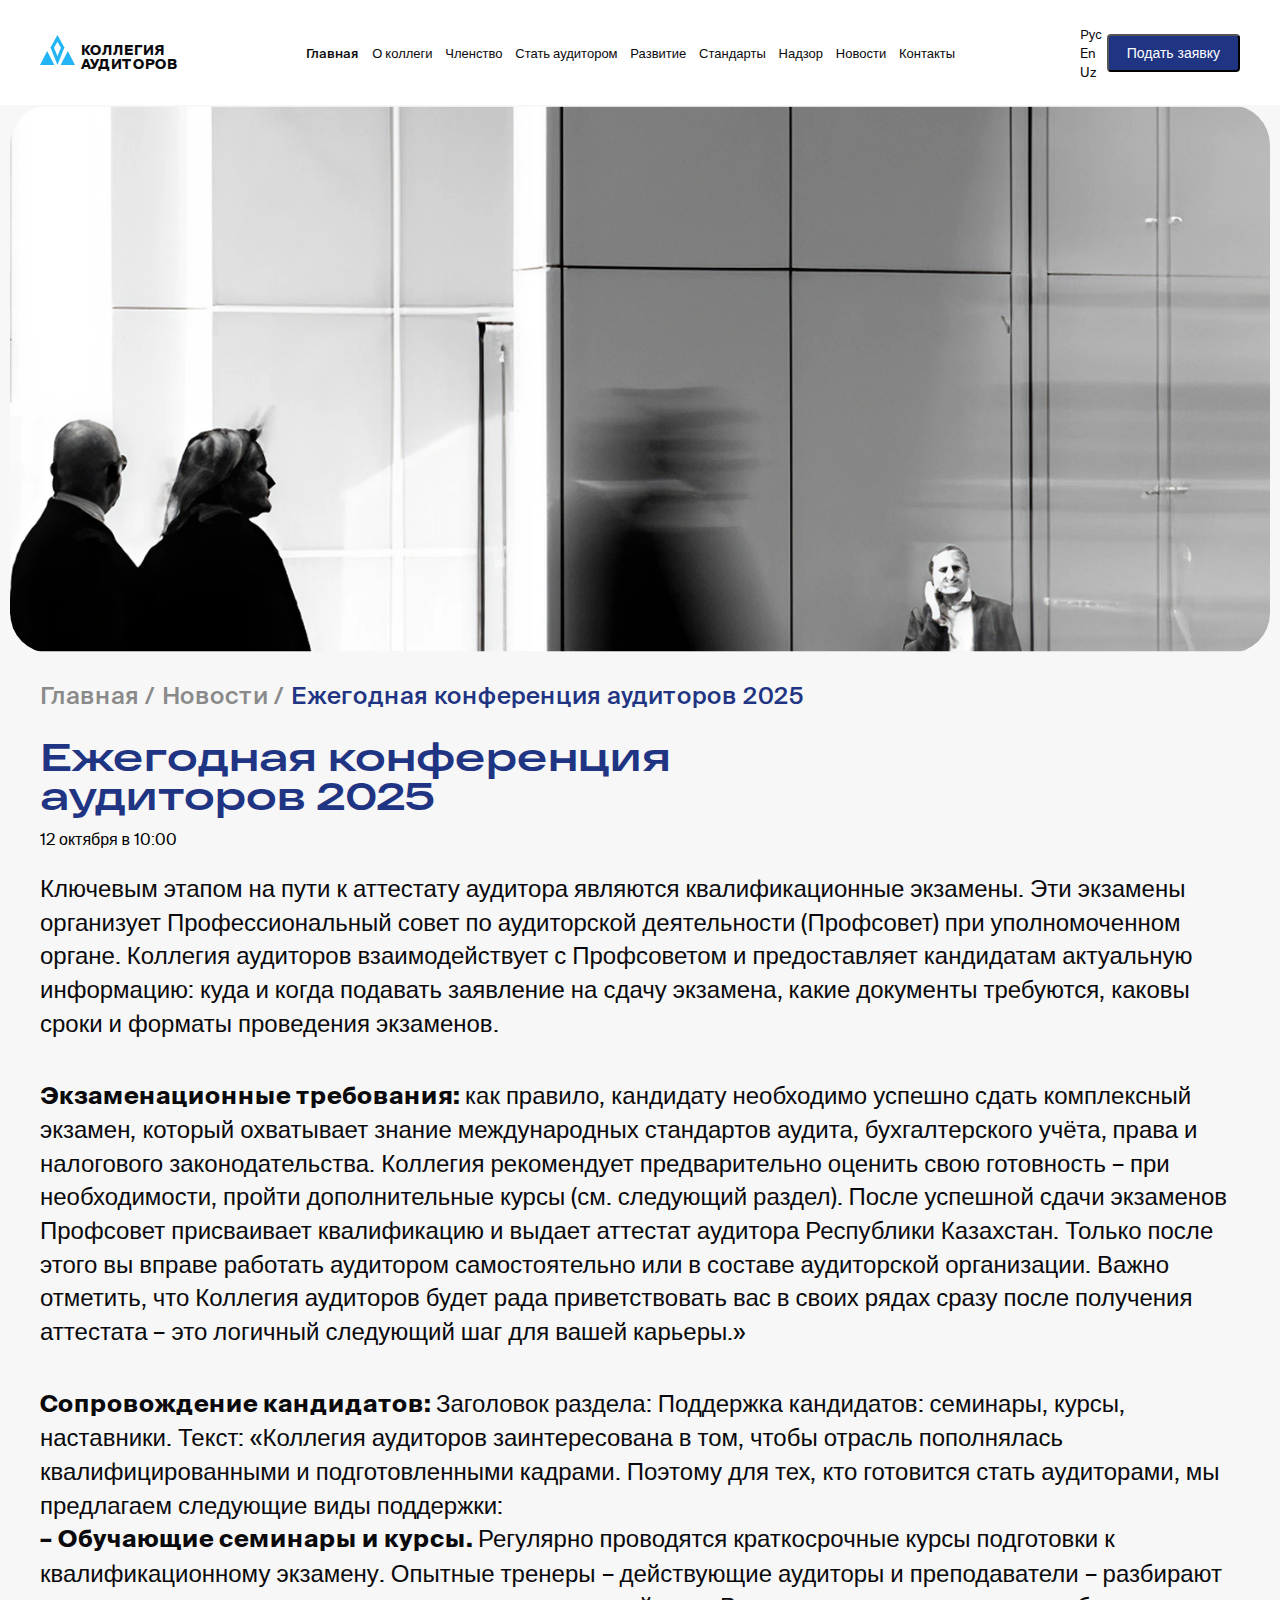
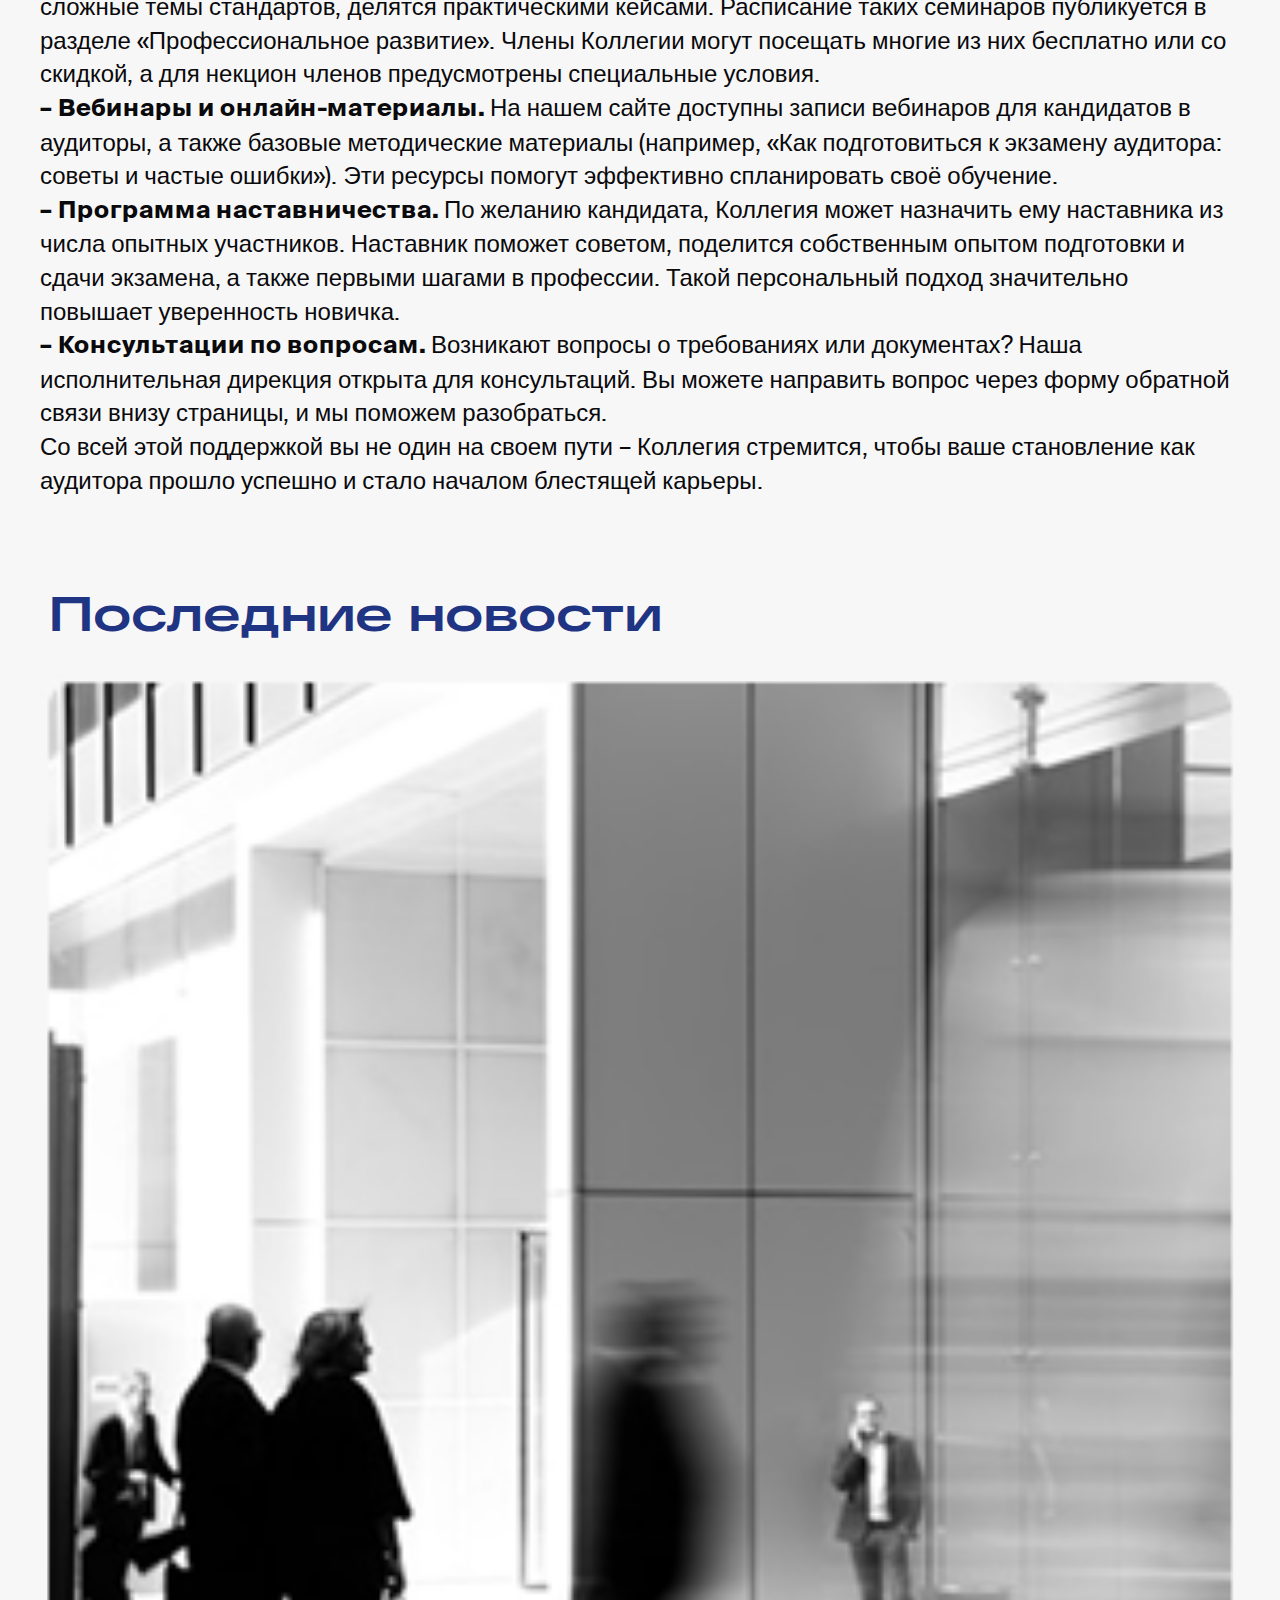
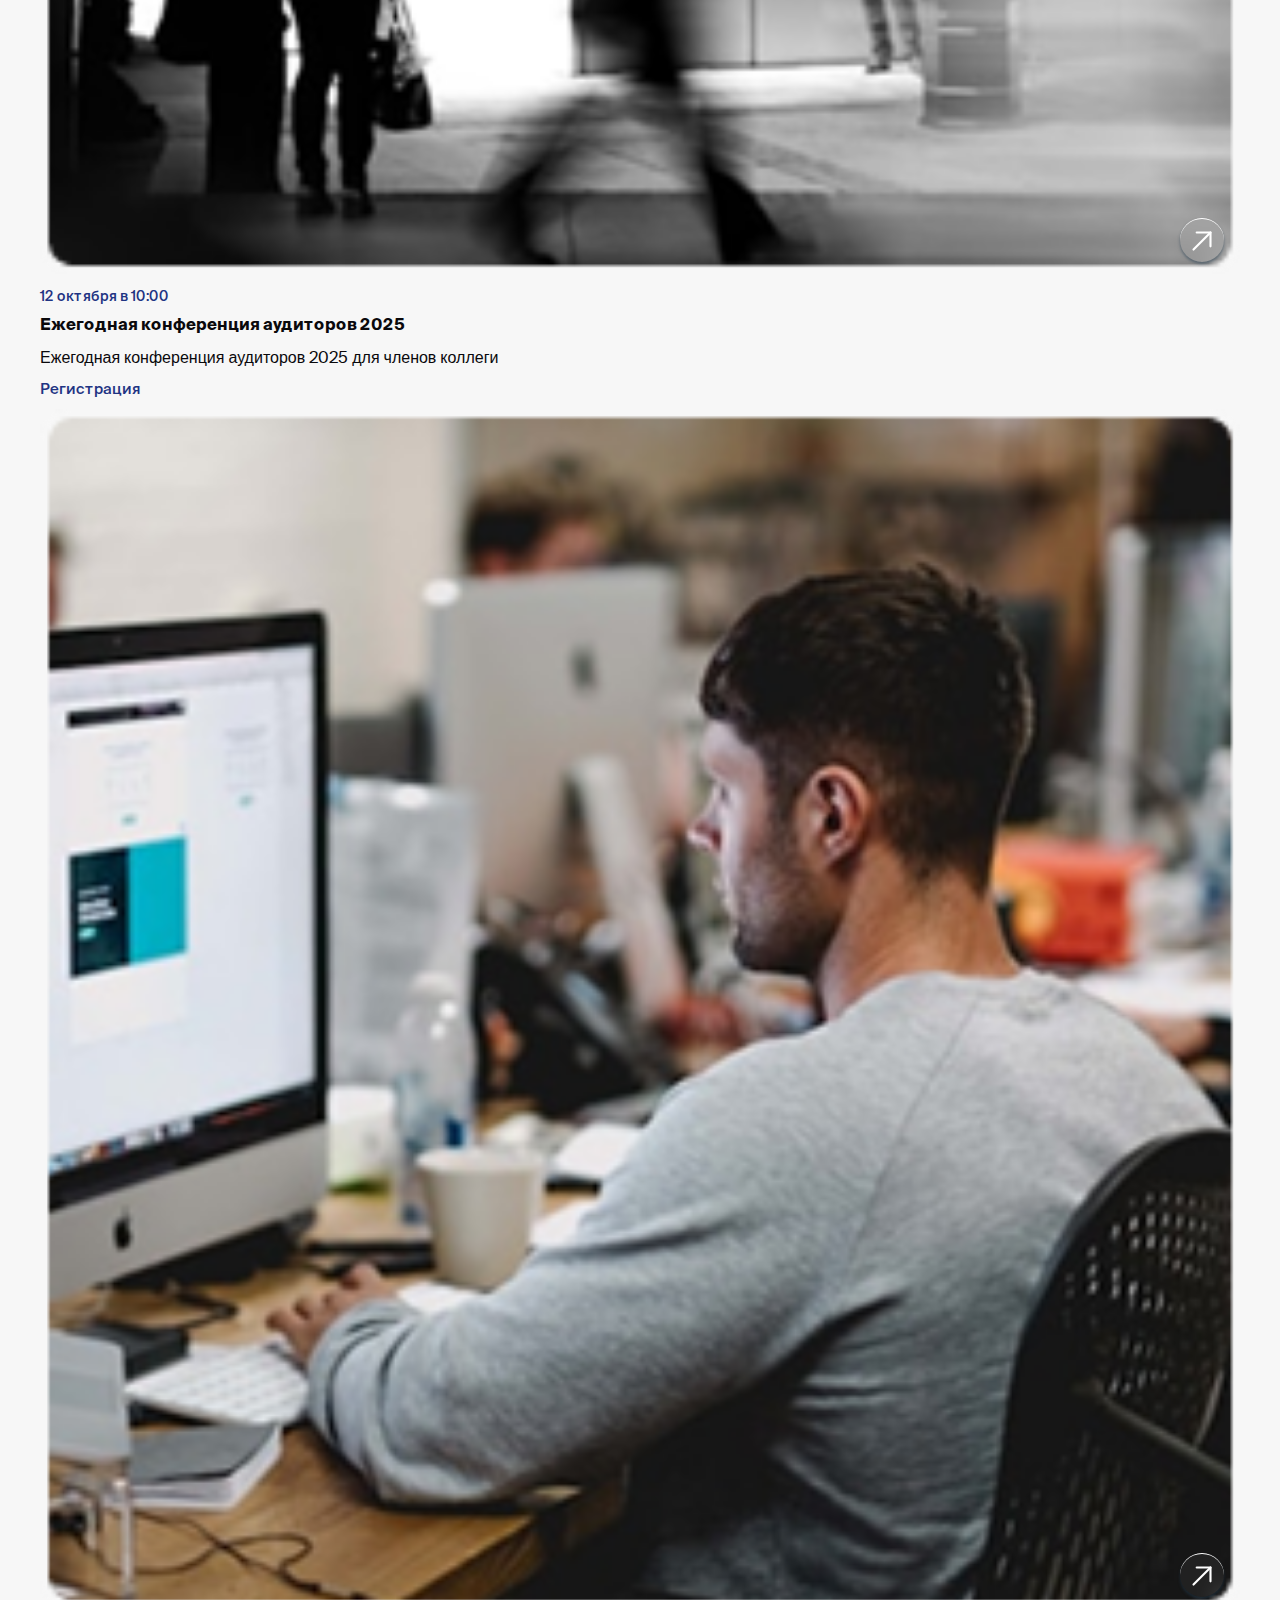
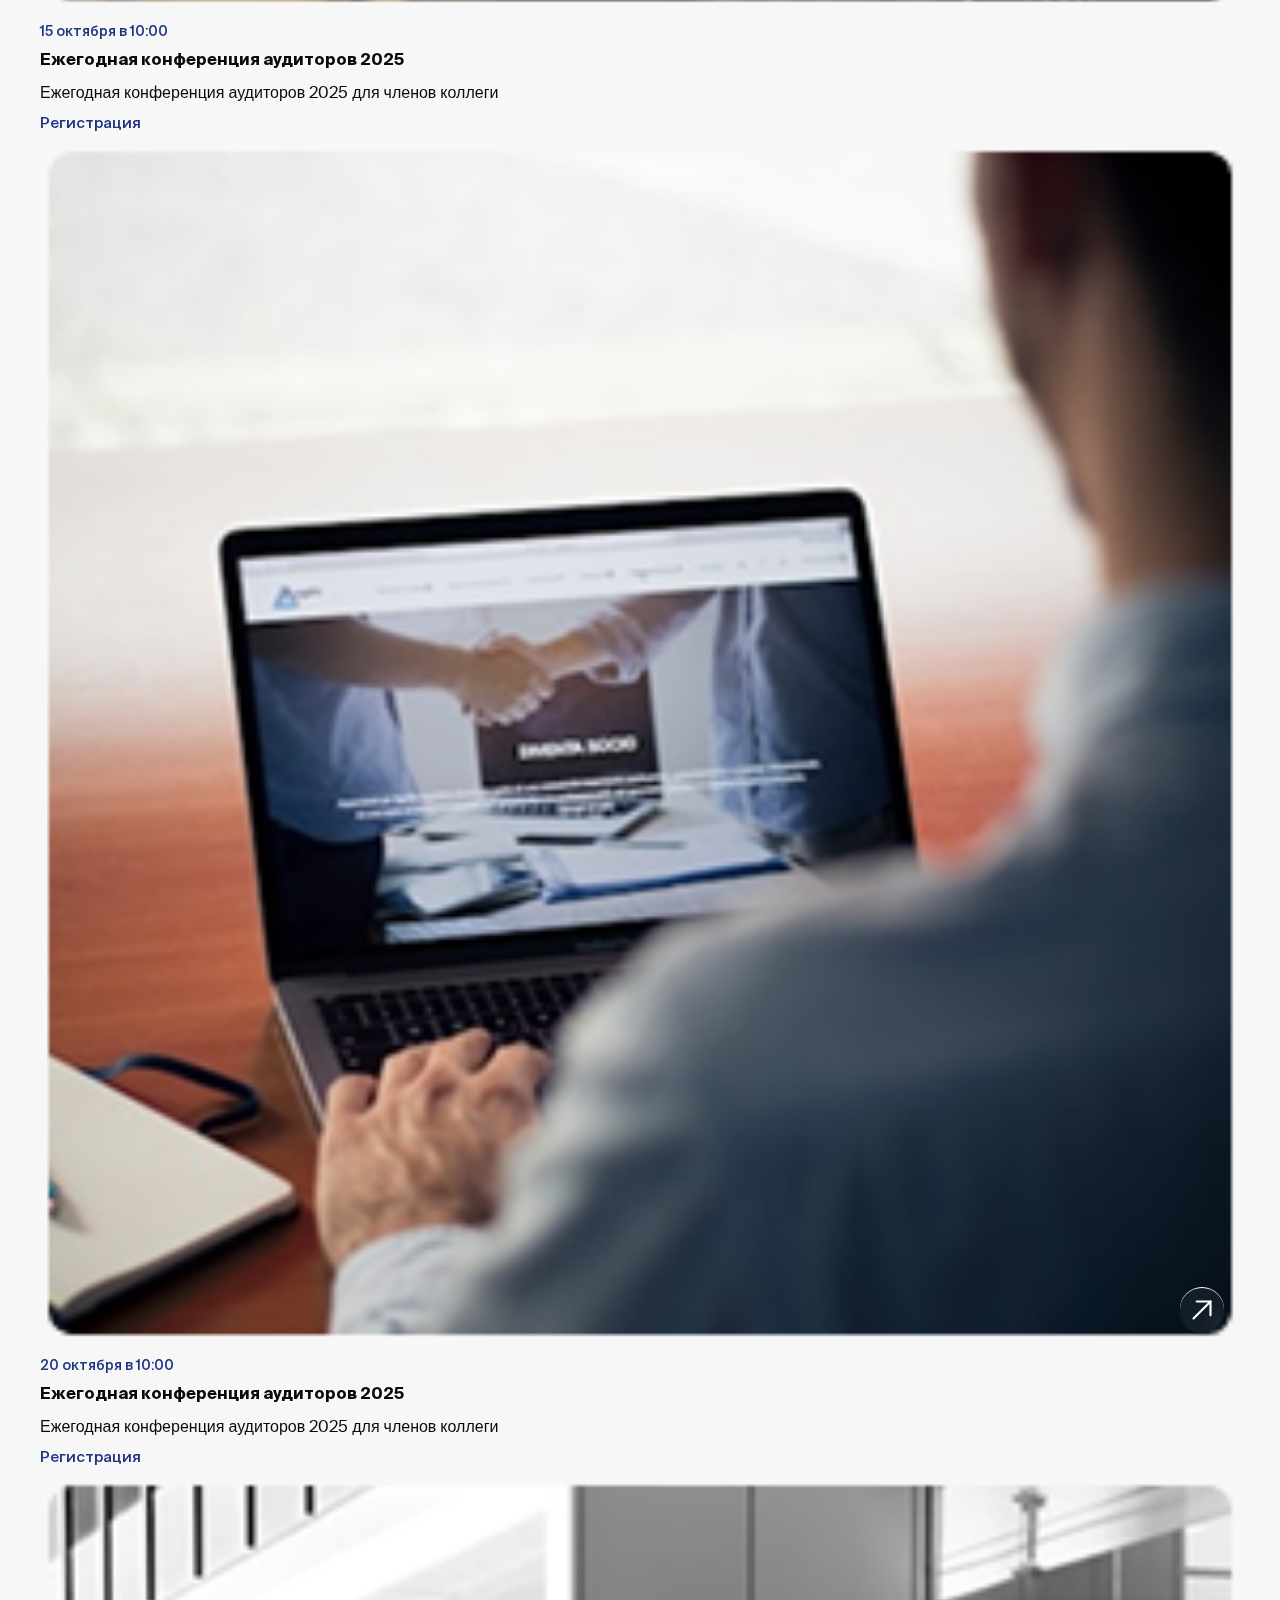
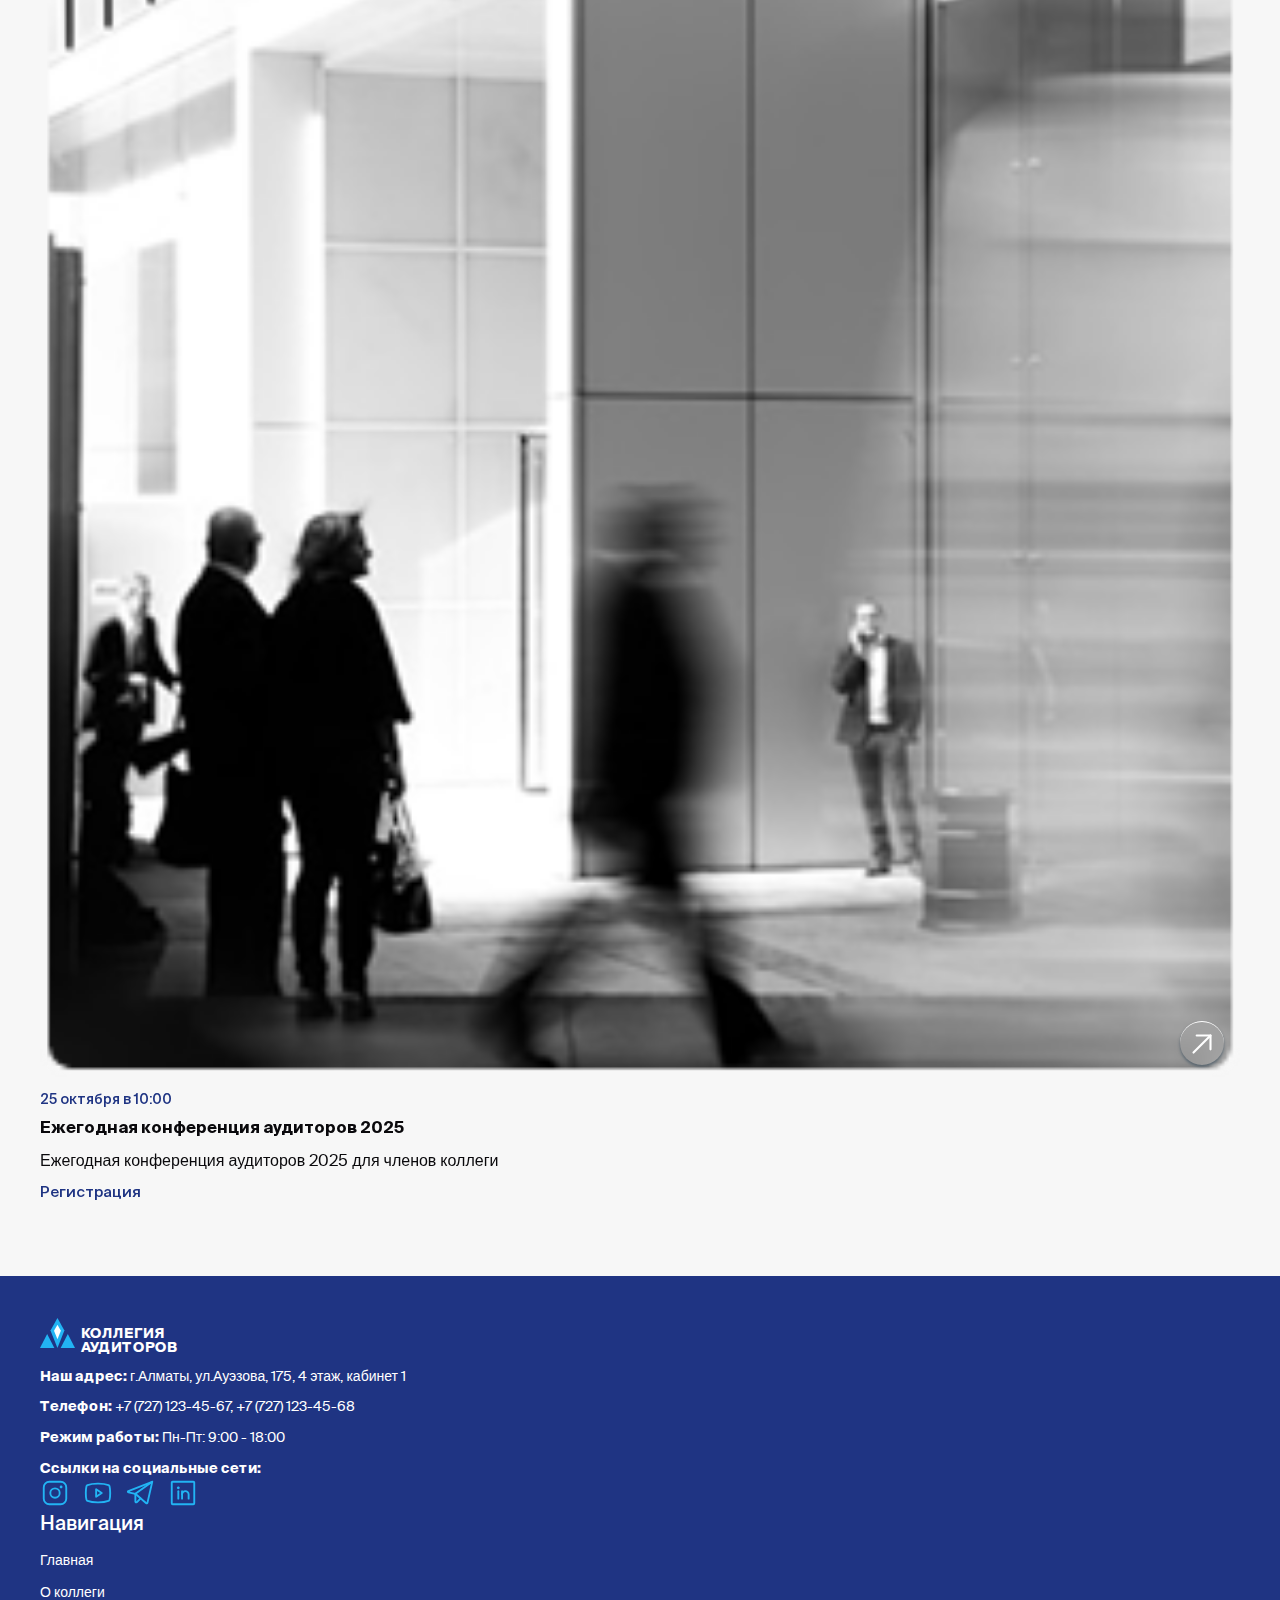
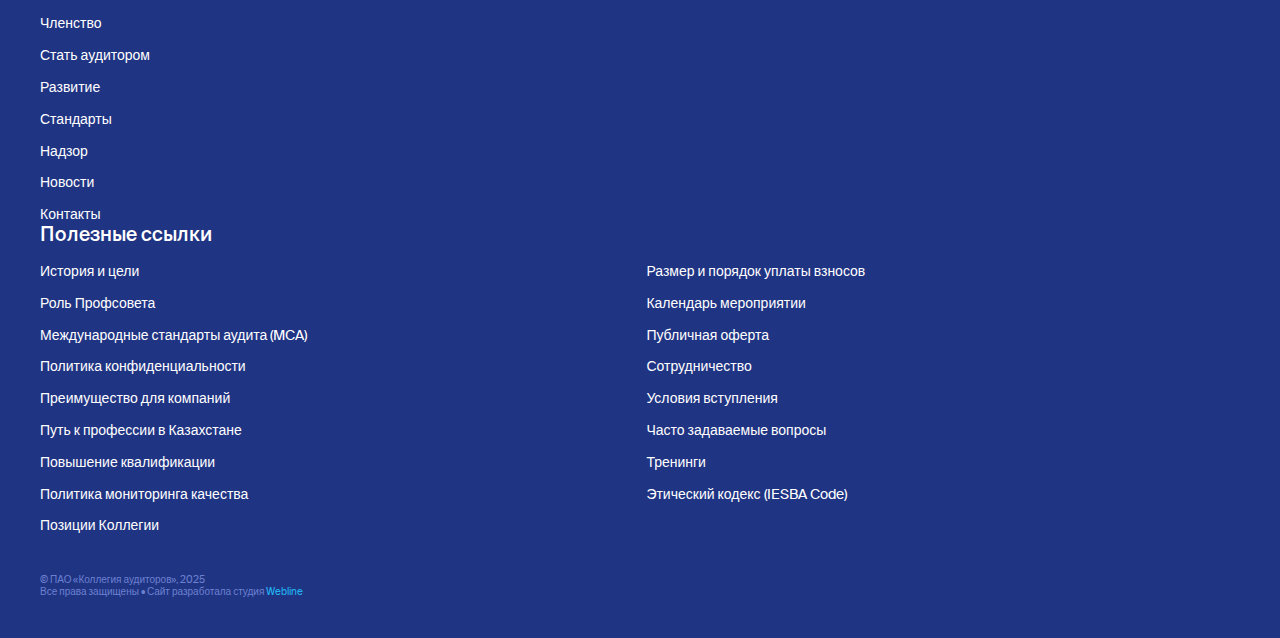
<file: assets/pages/news-detail.html>
<!DOCTYPE html>
<html lang="en">
  <head>
    <meta charset="UTF-8" />
    <meta name="viewport" content="width=device-width, initial-scale=1.0" />
    <title>Детали новостей</title>

    <!-- Bootstrap CSS -->
    <link
      href="https://cdn.jsdelivr.net/npm/bootstrap@5.3.7/dist/css/bootstrap.min.css"
      rel="stylesheet"
      integrity="sha384-LN+7fdVzj6u52u30Kp6M/trliBMCMKTyK833zpbD+pXdCLuTusPj697FH4R/5mcr"
      crossorigin="anonymous"
    />

    <!-- Site favicon -->
    <link rel="shortcut icon" href="/assets/images/logo.svg" />

    <!-- CUSTOM CSS -->
    <link rel="stylesheet" href="/assets/css/main.css" />
    <link rel="stylesheet" href="/assets/css/responsive.css" />
  </head>
  <body>
    <header>
      <div class="container">
        <div class="header-wrapper">
          <div class="logo-wrapper">
            <a href="/index.html"
              ><img src="/assets/images/logo.svg" alt="logo"
            /></a>
            <p>Коллегия аудиторов</p>
          </div>

          <nav>
            <div class="navbar-menu-wrapper" id="nav-menu">
              <ul class="navbar-menu-list">
                <li class="navbar-menu-item">
                  <a href="/index.html" class="active">Главная</a>
                </li>
                <li class="navbar-menu-item">
                  <a href="/assets/pages/about-collegue.html">О коллеги</a>
                </li>
                <li class="navbar-menu-item">
                  <a href="/assets/pages/membership.html">Членство</a>
                </li>
                <li class="navbar-menu-item">
                  <a href="/assets/pages/become-a-member.html"
                    >Стать аудитором</a
                  >
                </li>
                <li class="navbar-menu-item">
                  <a href="/assets/pages/devolopment.html">Развитие</a>
                </li>
                <li class="navbar-menu-item">
                  <a href="/assets/pages/standards.html">Стандарты</a>
                </li>
                <li class="navbar-menu-item">
                  <a href="/assets/pages/supervision.html">Надзор</a>
                </li>
                <li class="navbar-menu-item">
                  <a href="/assets/pages/news.html">Новости</a>
                </li>
                <li class="navbar-menu-item">
                  <a href="/assets/pages/contacts.html">Контакты</a>
                </li>
              </ul>
            </div>
          </nav>

          <div class="langugage-container">
            <div class="language-wrapper">
              <div class="dropdown">
                <a
                  class="btn dropdown-toggle"
                  href="#"
                  role="button"
                  data-bs-toggle="dropdown"
                  aria-expanded="false"
                >
                  Рус
                </a>

                <ul class="dropdown-menu">
                  <li><a class="dropdown-item" href="#">En</a></li>
                  <li><a class="dropdown-item" href="#">Uz</a></li>
                </ul>
              </div>
            </div>

            <button class="btn show-btn" id="show-btn">Подать заявку</button>
            <!-- Бургер -->
            <button class="burger" id="burger-btn" aria-label="Открыть меню">
              <span></span>
              <span></span>
              <span></span>
            </button>
          </div>
        </div>
      </div>
    </header>

    <main>
      <section class="bg zero-padding">
        <div class="news-image-banner">
          <img src="/assets/images/banner/news-banner.png" alt="image" />
        </div>
        <div class="container">
          <div class="news-detail-content-wrapper">
            <div class="news-nav">
              <a href="/index.html">Главная /</a>
              <a href="/assets/pages/news.html">Новости /</a>
              <a href="#" class="news-active"
                >Ежегодная конференция аудиторов 2025</a
              >
            </div>

            <div class="news-detail-header-wrapper">
              <h1>Ежегодная конференция аудиторов 2025</h1>
              <p>12 октября в 10:00</p>
            </div>

            <div class="news-detail-body-wrapper">
              <p>
                Ключевым этапом на пути к аттестату аудитора являются
                квалификационные экзамены. Эти экзамены организует
                Профессиональный совет по аудиторской деятельности (Профсовет)
                при уполномоченном органе. Коллегия аудиторов взаимодействует с
                Профсоветом и предоставляет кандидатам актуальную информацию:
                куда и когда подавать заявление на сдачу экзамена, какие
                документы требуются, каковы сроки и форматы проведения
                экзаменов.
              </p>
              <p>
                <span>Экзаменационные требования:</span> как правило, кандидату
                необходимо успешно сдать комплексный экзамен, который охватывает
                знание международных стандартов аудита, бухгалтерского учёта,
                права и налогового законодательства. Коллегия рекомендует
                предварительно оценить свою готовность – при необходимости,
                пройти дополнительные курсы (см. следующий раздел). После
                успешной сдачи экзаменов Профсовет присваивает квалификацию и
                выдает аттестат аудитора Республики Казахстан. Только после
                этого вы вправе работать аудитором самостоятельно или в составе
                аудиторской организации. Важно отметить, что Коллегия аудиторов
                будет рада приветствовать вас в своих рядах сразу после
                получения аттестата – это логичный следующий шаг для вашей
                карьеры.»
              </p>
              <p>
                <span>Сопровождение кандидатов:</span> Заголовок раздела:
                Поддержка кандидатов: семинары, курсы, наставники. Текст:
                «Коллегия аудиторов заинтересована в том, чтобы отрасль
                пополнялась квалифицированными и подготовленными кадрами.
                Поэтому для тех, кто готовится стать аудиторами, мы предлагаем
                следующие виды поддержки: <br />
                <span>– Обучающие семинары и курсы.</span> Регулярно проводятся
                краткосрочные курсы подготовки к квалификационному экзамену.
                Опытные тренеры – действующие аудиторы и преподаватели –
                разбирают сложные темы стандартов, делятся практическими
                кейсами. Расписание таких семинаров публикуется в разделе
                «Профессиональное развитие». Члены Коллегии могут посещать
                многие из них бесплатно или со скидкой, а для некцион членов
                предусмотрены специальные условия. <br />
                <span>– Вебинары и онлайн-материалы.</span> На нашем сайте
                доступны записи вебинаров для кандидатов в аудиторы, а также
                базовые методические материалы (например, «Как подготовиться к
                экзамену аудитора: советы и частые ошибки»). Эти ресурсы помогут
                эффективно спланировать своё обучение. <br />
                <span>– Программа наставничества.</span> По желанию кандидата,
                Коллегия может назначить ему наставника из числа опытных
                участников. Наставник поможет советом, поделится собственным
                опытом подготовки и сдачи экзамена, а также первыми шагами в
                профессии. Такой персональный подход значительно повышает
                уверенность новичка. <br />
                <span>– Консультации по вопросам.</span> Возникают вопросы о
                требованиях или документах? Наша исполнительная дирекция открыта
                для консультаций. Вы можете направить вопрос через форму
                обратной связи внизу страницы, и мы поможем разобраться. <br />
                Со всей этой поддержкой вы не один на своем пути – Коллегия
                стремится, чтобы ваше становление как аудитора прошло успешно и
                стало началом блестящей карьеры.
              </p>
            </div>
          </div>
        </div>
      </section>

      <section class="seminar-section-wrapper">
        <div class="container">
          <div class="seminar-wrapper development">
            <div class="events-section">
              <h2 class="events-title-news-detail">Последние новости</h2>
            </div>
            <div class="seminar-card-wrapper">
              <div class="row m-0">
                <div
                  class="col-12 col-sm-6 col-md-6 col-md-4 col-lg-3 mb-4 px-2"
                >
                  <div class="card-wrapper">
                    <div class="card-img">
                      <img
                        src="/assets/images/seminar/seminar-1.png"
                        class="seminar-card-image"
                        alt="image"
                      />
                      <div class="arrow-icon-wrapper">
                        <img
                          src="/assets/images/seminar/arrow.svg"
                          alt="image"
                          class="arrow-icon"
                        />
                      </div>
                    </div>

                    <div class="card-content">
                      <p class="card-date">12 октября в 10:00</p>
                      <h4 class="card-header">
                        Ежегодная конференция аудиторов 2025
                      </h4>
                      <p class="card-description">
                        Ежегодная конференция аудиторов 2025 для членов коллеги
                      </p>
                      <a href="#" class="btn card-btn">Регистрация</a>
                    </div>
                  </div>
                </div>
                <div
                  class="col-12 col-sm-6 col-md-6 col-md-4 col-lg-3 mb-4 px-2"
                >
                  <div class="card-wrapper">
                    <div class="card-img">
                      <img
                        src="/assets/images/seminar/seminar-2.png"
                        class="seminar-card-image"
                        alt="image"
                      />
                      <div class="arrow-icon-wrapper">
                        <img
                          src="/assets/images/seminar/arrow.svg"
                          alt="image"
                          class="arrow-icon"
                        />
                      </div>
                    </div>

                    <div class="card-content">
                      <p class="card-date">15 октября в 10:00</p>
                      <h4 class="card-header">
                        Ежегодная конференция аудиторов 2025
                      </h4>
                      <p class="card-description">
                        Ежегодная конференция аудиторов 2025 для членов коллеги
                      </p>
                      <a href="#" class="btn card-btn">Регистрация</a>
                    </div>
                  </div>
                </div>
                <div
                  class="col-12 col-sm-6 col-md-6 col-md-4 col-lg-3 mb-4 px-2"
                >
                  <div class="card-wrapper">
                    <div class="card-img">
                      <img
                        src="/assets/images/seminar/seminar-3.png"
                        class="seminar-card-image"
                        alt="image"
                      />
                      <div class="arrow-icon-wrapper">
                        <img
                          src="/assets/images/seminar/arrow.svg"
                          alt="image"
                          class="arrow-icon"
                        />
                      </div>
                    </div>

                    <div class="card-content">
                      <p class="card-date">20 октября в 10:00</p>
                      <h4 class="card-header">
                        Ежегодная конференция аудиторов 2025
                      </h4>
                      <p class="card-description">
                        Ежегодная конференция аудиторов 2025 для членов коллеги
                      </p>
                      <a href="#" class="btn card-btn">Регистрация</a>
                    </div>
                  </div>
                </div>
                <div
                  class="col-12 col-sm-6 col-md-6 col-md-4 col-lg-3 mb-4 px-2"
                >
                  <div class="card-wrapper">
                    <div class="card-img">
                      <img
                        src="/assets/images/seminar/seminar-1.png"
                        class="seminar-card-image"
                        alt="image"
                      />
                      <div class="arrow-icon-wrapper">
                        <img
                          src="/assets/images/seminar/arrow.svg"
                          alt="image"
                          class="arrow-icon"
                        />
                      </div>
                    </div>

                    <div class="card-content">
                      <p class="card-date">25 октября в 10:00</p>
                      <h4 class="card-header">
                        Ежегодная конференция аудиторов 2025
                      </h4>
                      <p class="card-description">
                        Ежегодная конференция аудиторов 2025 для членов коллеги
                      </p>
                      <a href="#" class="btn card-btn">Регистрация</a>
                    </div>
                  </div>
                </div>
              </div>
            </div>
          </div>
        </div>
      </section>
    </main>

    <footer>
      <div class="container">
        <div class="row m-0">
          <div class="col-12 col-sm-6 col-lg-3 col-xl-3 mt-5">
            <div class="footer-item">
              <div class="footer-logo">
                <a href="#">
                  <img src="/assets/images/logo.svg" alt="image" />
                </a>
                <p>Коллегия аудиторов</p>
              </div>

              <ul>
                <li>
                  <p>
                    <span>Наш адрес:</span>
                    г.Алматы, ул.Ауэзова, 175, 4 этаж, кабинет 1
                  </p>
                </li>

                <li>
                  <p>
                    <span>Телефон:</span>
                    +7 (727) 123-45-67, +7 (727) 123-45-68
                  </p>
                </li>

                <li>
                  <p>
                    <span>Режим работы:</span>
                    Пн-Пт: 9:00 - 18:00
                  </p>
                </li>
              </ul>

              <div class="footer-social-wrapper">
                <h1>Ссылки на социальные сети:</h1>

                <ul>
                  <li>
                    <a href="">
                      <img
                        src="/assets/images/social/instagram.svg"
                        alt="image"
                      />
                    </a>
                  </li>
                  <li>
                    <a href="">
                      <img
                        src="/assets/images/social/youtube.svg"
                        alt="image"
                      />
                    </a>
                  </li>
                  <li>
                    <a href="">
                      <img
                        src="/assets/images/social/telegram.svg"
                        alt="image"
                      />
                    </a>
                  </li>
                  <li>
                    <a href="">
                      <img
                        src="/assets/images/social/linkedin.svg"
                        alt="image"
                      />
                    </a>
                  </li>
                </ul>
              </div>
            </div>
          </div>

          <div class="col-12 col-sm-6 col-lg-3 col-xl-3 mt-5">
            <div class="footer-item">
              <h4>Навигация</h4>
              <ul>
                <li><a href="#">Главная</a></li>
                <li><a href="#">О коллеги</a></li>
                <li><a href="#">Членство</a></li>
                <li><a href="#">Стать аудитором</a></li>
                <li><a href="#">Развитие</a></li>
                <li><a href="#">Стандарты</a></li>
                <li><a href="#">Надзор</a></li>
                <li><a href="#">Новости</a></li>
                <li><a href="#">Контакты</a></li>
              </ul>
            </div>
          </div>

          <div class="col-12 col-sm-12 col-lg-6 col-xl-6 mt-5">
            <div class="footer-item">
              <h4>Полезные ссылки</h4>

              <ul class="useful-links">
                <li>
                  <a href="#">История и цели</a>
                </li>
                <li>
                  <a href="#">Размер и порядок уплаты взносов</a>
                </li>
                <li>
                  <a href="#">Роль Профсовета</a>
                </li>
                <li>
                  <a href="#">Календарь мероприятии</a>
                </li>
                <li>
                  <a href="#">Международные стандарты аудита (MCA)</a>
                </li>
                <li>
                  <a href="#">Публичная оферта</a>
                </li>
                <li>
                  <a href="#">Политика конфиденциальности</a>
                </li>
                <li>
                  <a href="#">Сотрудничество</a>
                </li>
                <li>
                  <a href="#">Преимущество для компаний</a>
                </li>
                <li>
                  <a href="#">Условия вступления</a>
                </li>
                <li>
                  <a href="#">Путь к профессии в Казахстане</a>
                </li>
                <li>
                  <a href="#">Часто задаваемые вопросы</a>
                </li>
                <li>
                  <a href="#">Повышение квалификации</a>
                </li>
                <li>
                  <a href="#">Тренинги</a>
                </li>
                <li>
                  <a href="#">Политика мониторинга качества</a>
                </li>
                <li>
                  <a href="#">Этический кодекс (IESBA Code)</a>
                </li>
                <li>
                  <a href="#">Позиции Коллегии</a>
                </li>
              </ul>
            </div>
          </div>
        </div>

        <div class="copyright">
          <p>© ПАО «Коллегия аудиторов», 2025</p>
          <p>
            Все права защищены • Сайт разработала студия
            <a href="#">Webline</a>
          </p>
        </div>
      </div>
    </footer>

    <div class="request-modal hidden" id="request-modal">
      <div class="modal-header">
        <h3>Подать заявку</h3>
        <button class="btn close-btn" id="close-btn">
          <img src="/assets/images/x.svg" alt="image" />
        </button>
      </div>
      <form>
        <div class="form-wrapper">
          <div class="form-list">
            <div class="form-item">
              <p>Фамилия</p>
              <input type="text" name="lastName" class="form-control" />
            </div>
            <div class="form-item">
              <p>Имя</p>
              <input type="text" name="firstName" class="form-control" />
            </div>
          </div>
          <div class="form-list">
            <div class="form-item">
              <p>Эл.почта</p>
              <input type="email" name="email" class="form-control" />
            </div>
            <div class="form-item">
              <p>Номер телефона</p>
              <input type="tel" name="tel" class="form-control" />
            </div>
          </div>
          <div class="form-item">
            <p>Выберите тему</p>
            <select class="form-select" aria-label="Default select example">
              <option selected>Выбрать из списка</option>
              <option value="1">One</option>
              <option value="2">Two</option>
              <option value="3">Three</option>
            </select>
          </div>
          <div class="form-item">
            <p>Сообщение</p>
            <textarea
              class="form-control"
              placeholder="Оставьте комментарий..."
            ></textarea>
          </div>
          <div class="form-check">
            <input
              class="form-check-input"
              type="checkbox"
              value=""
              id="checkDefault"
            />
            <label class="form-check-label" for="checkDefault">
              Я принимаю Публичную оферту и Политику конфиденциальности
            </label>
          </div>
        </div>
        <button class="btn send-btn" id="send-btn">Отправить</button>
      </form>
    </div>
    <div class="overlay hidden" id="overlay"></div>
    <!-- Bootstrap Bundle JS -->
    <script
      src="https://cdn.jsdelivr.net/npm/bootstrap@5.3.7/dist/js/bootstrap.bundle.min.js"
      integrity="sha384-ndDqU0Gzau9qJ1lfW4pNLlhNTkCfHzAVBReH9diLvGRem5+R9g2FzA8ZGN954O5Q"
      crossorigin="anonymous"
    ></script>

    <!-- Custom JS -->
    <script src="/assets/js/script.js"></script>
  </body>
</html>
</file>
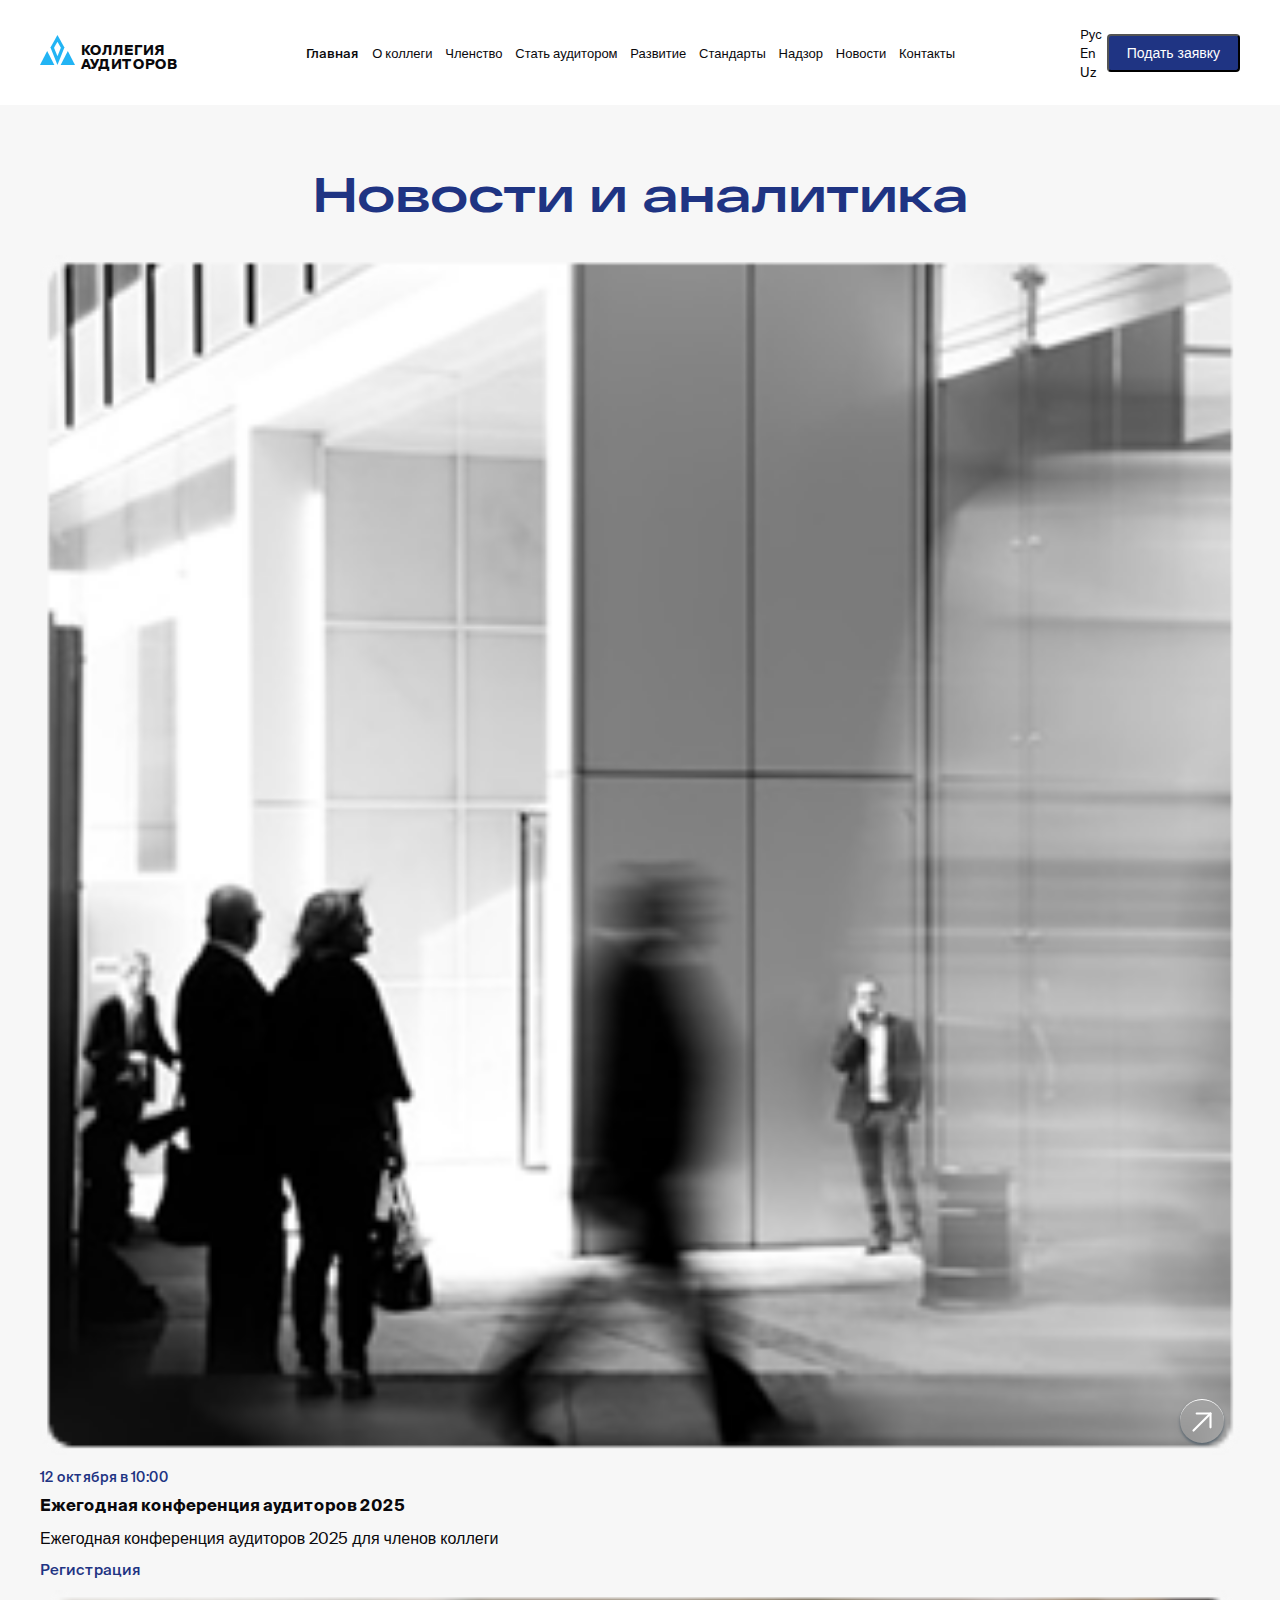
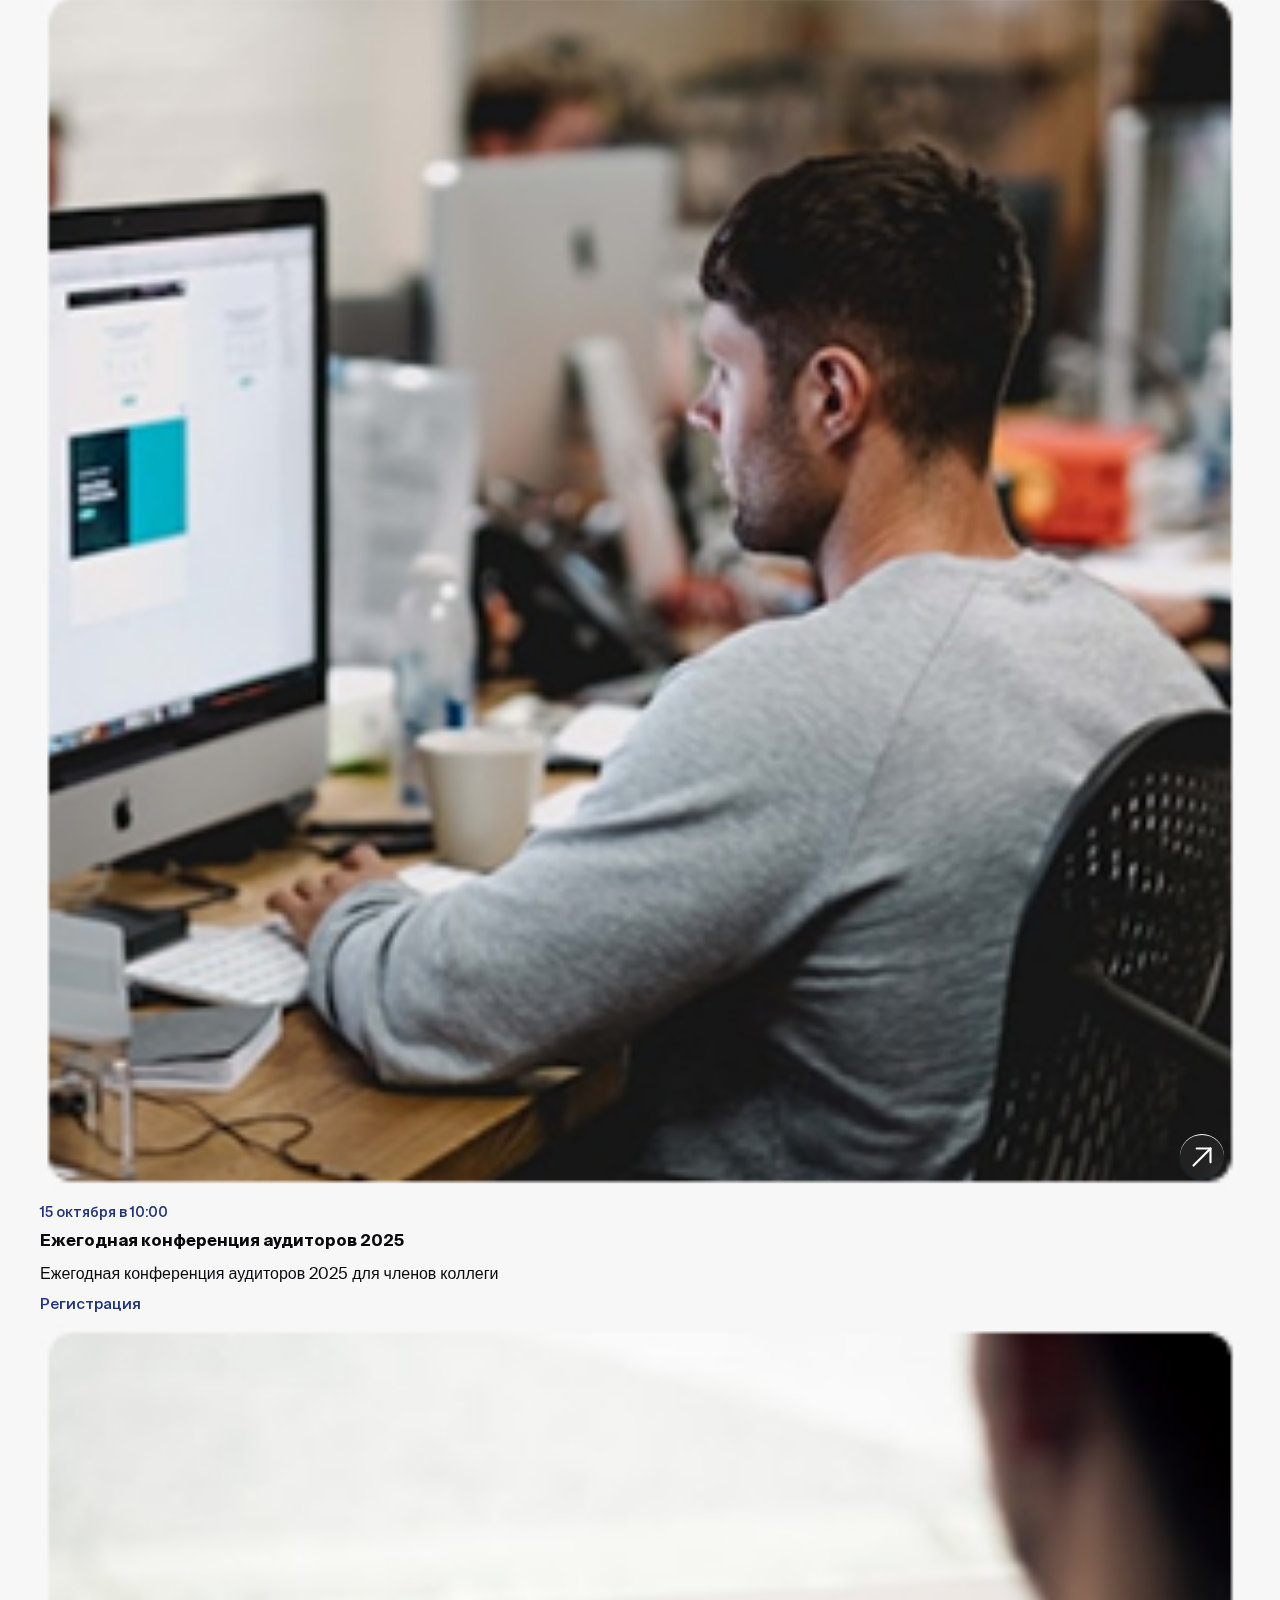
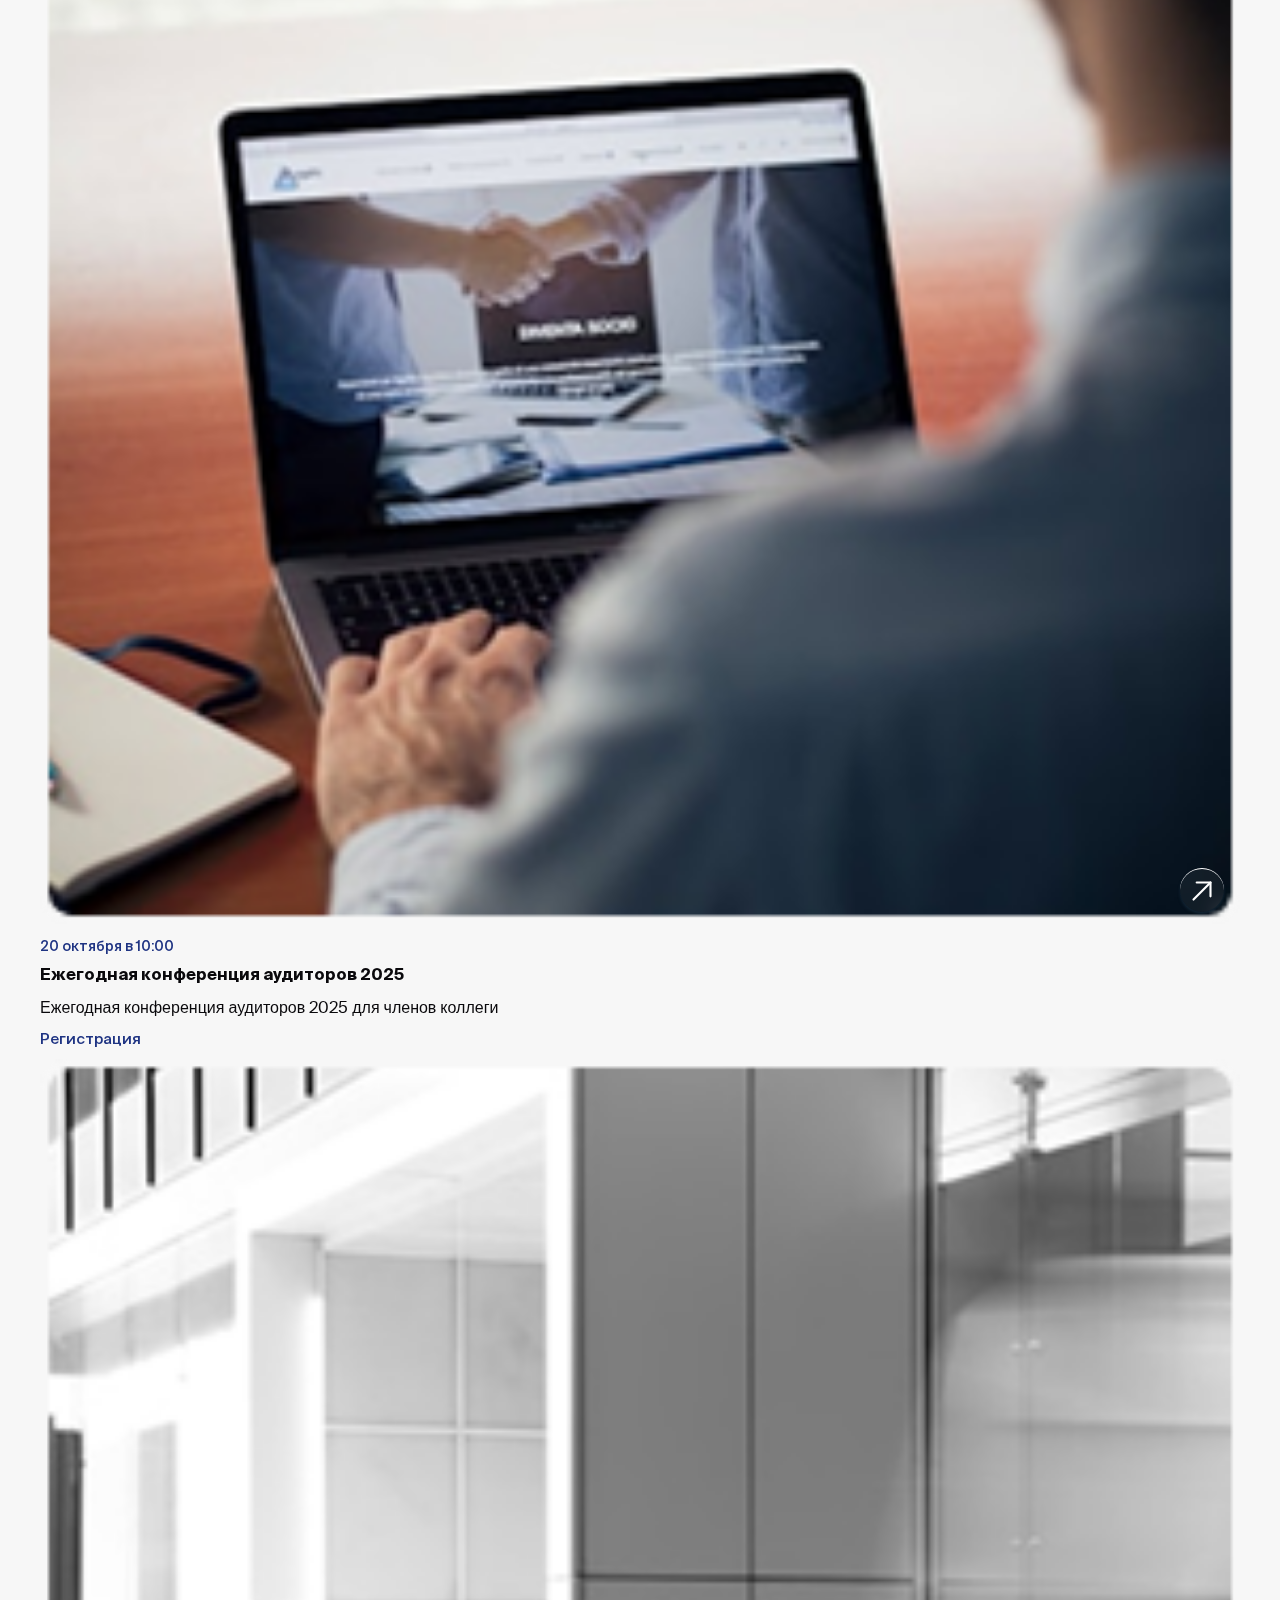
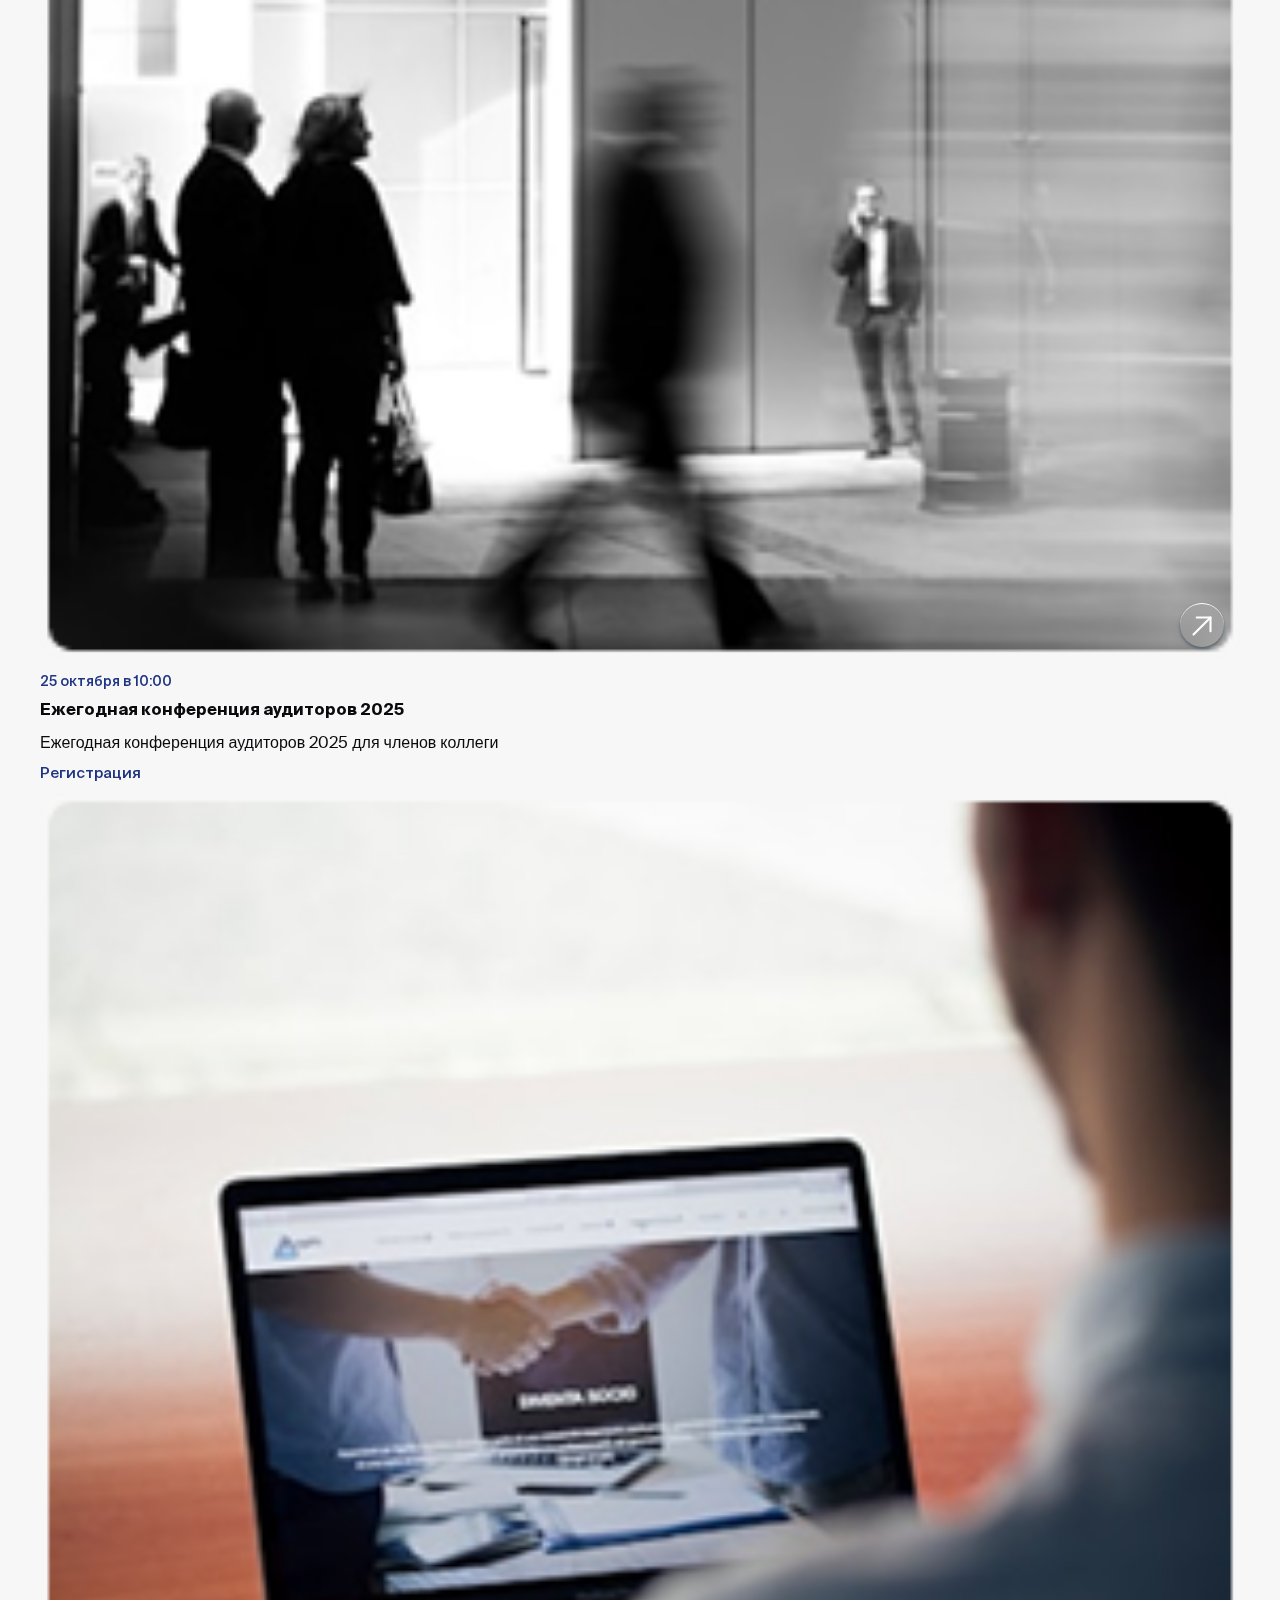
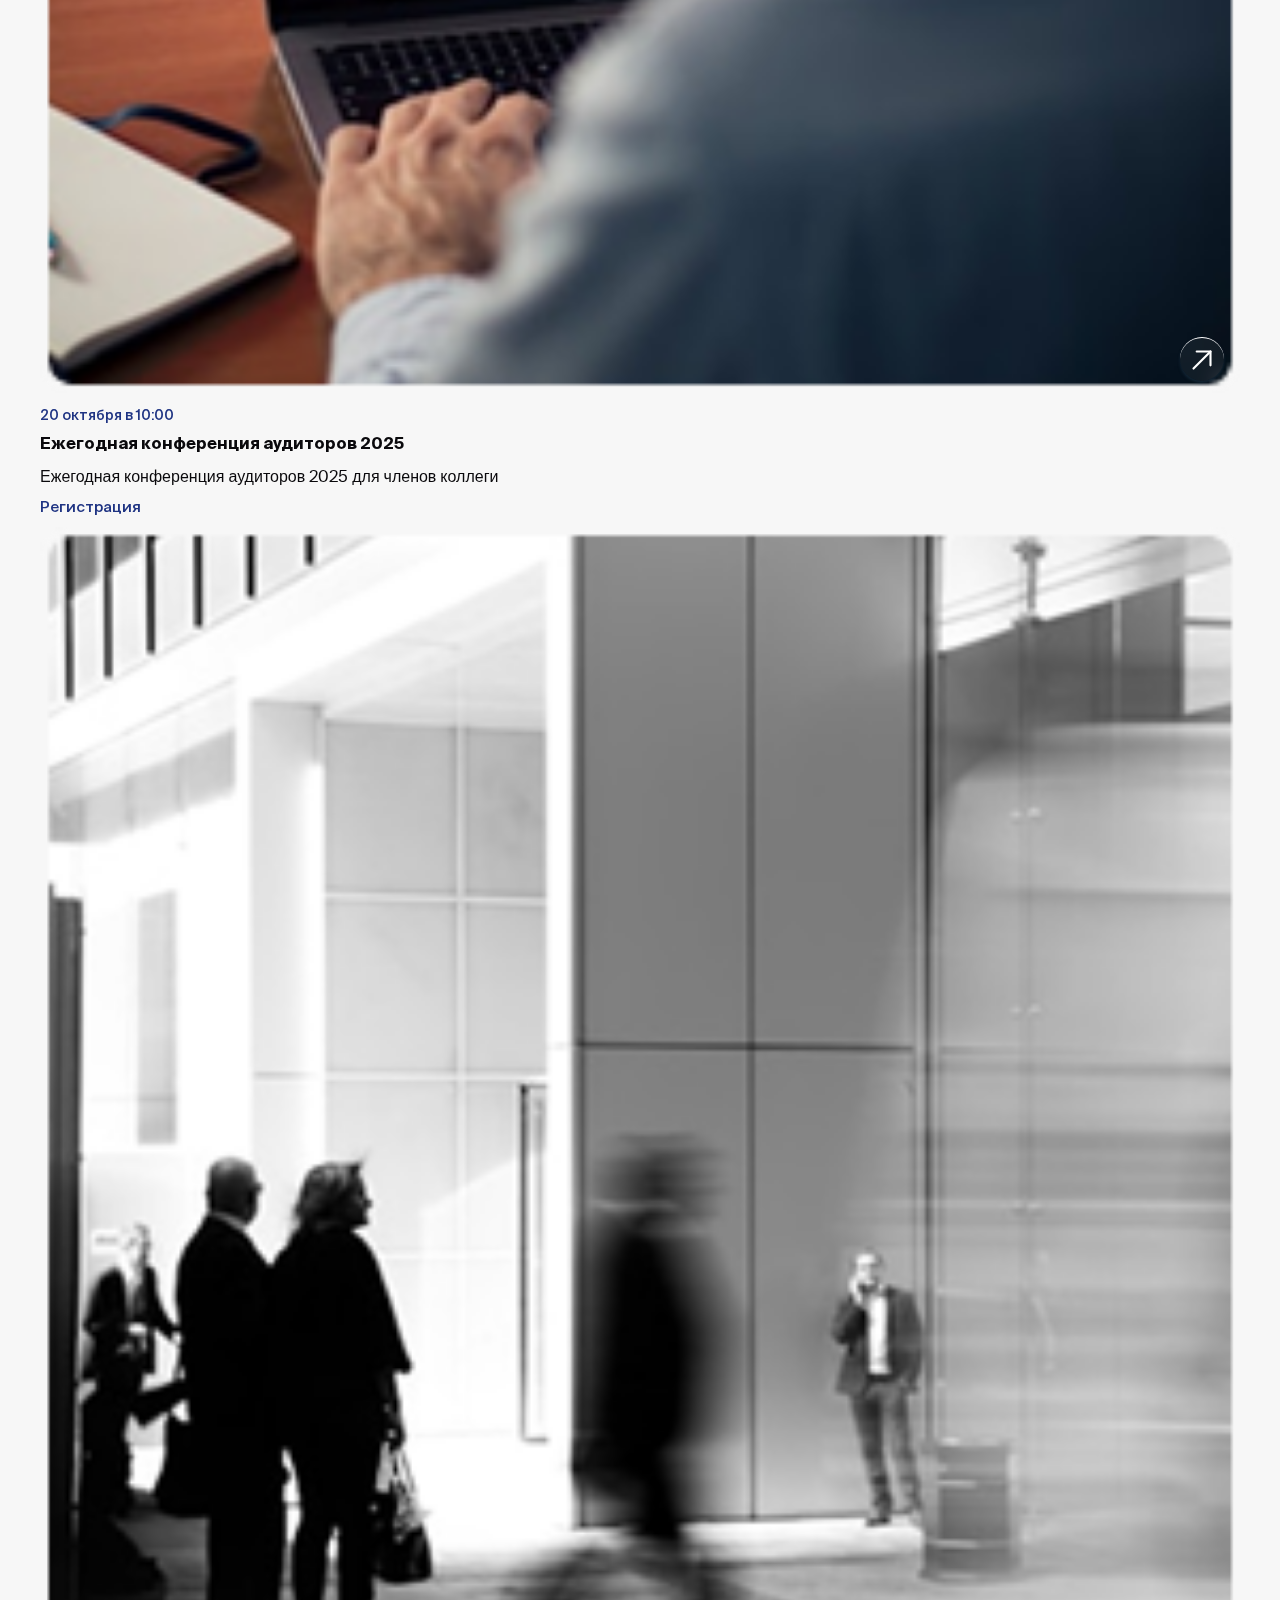
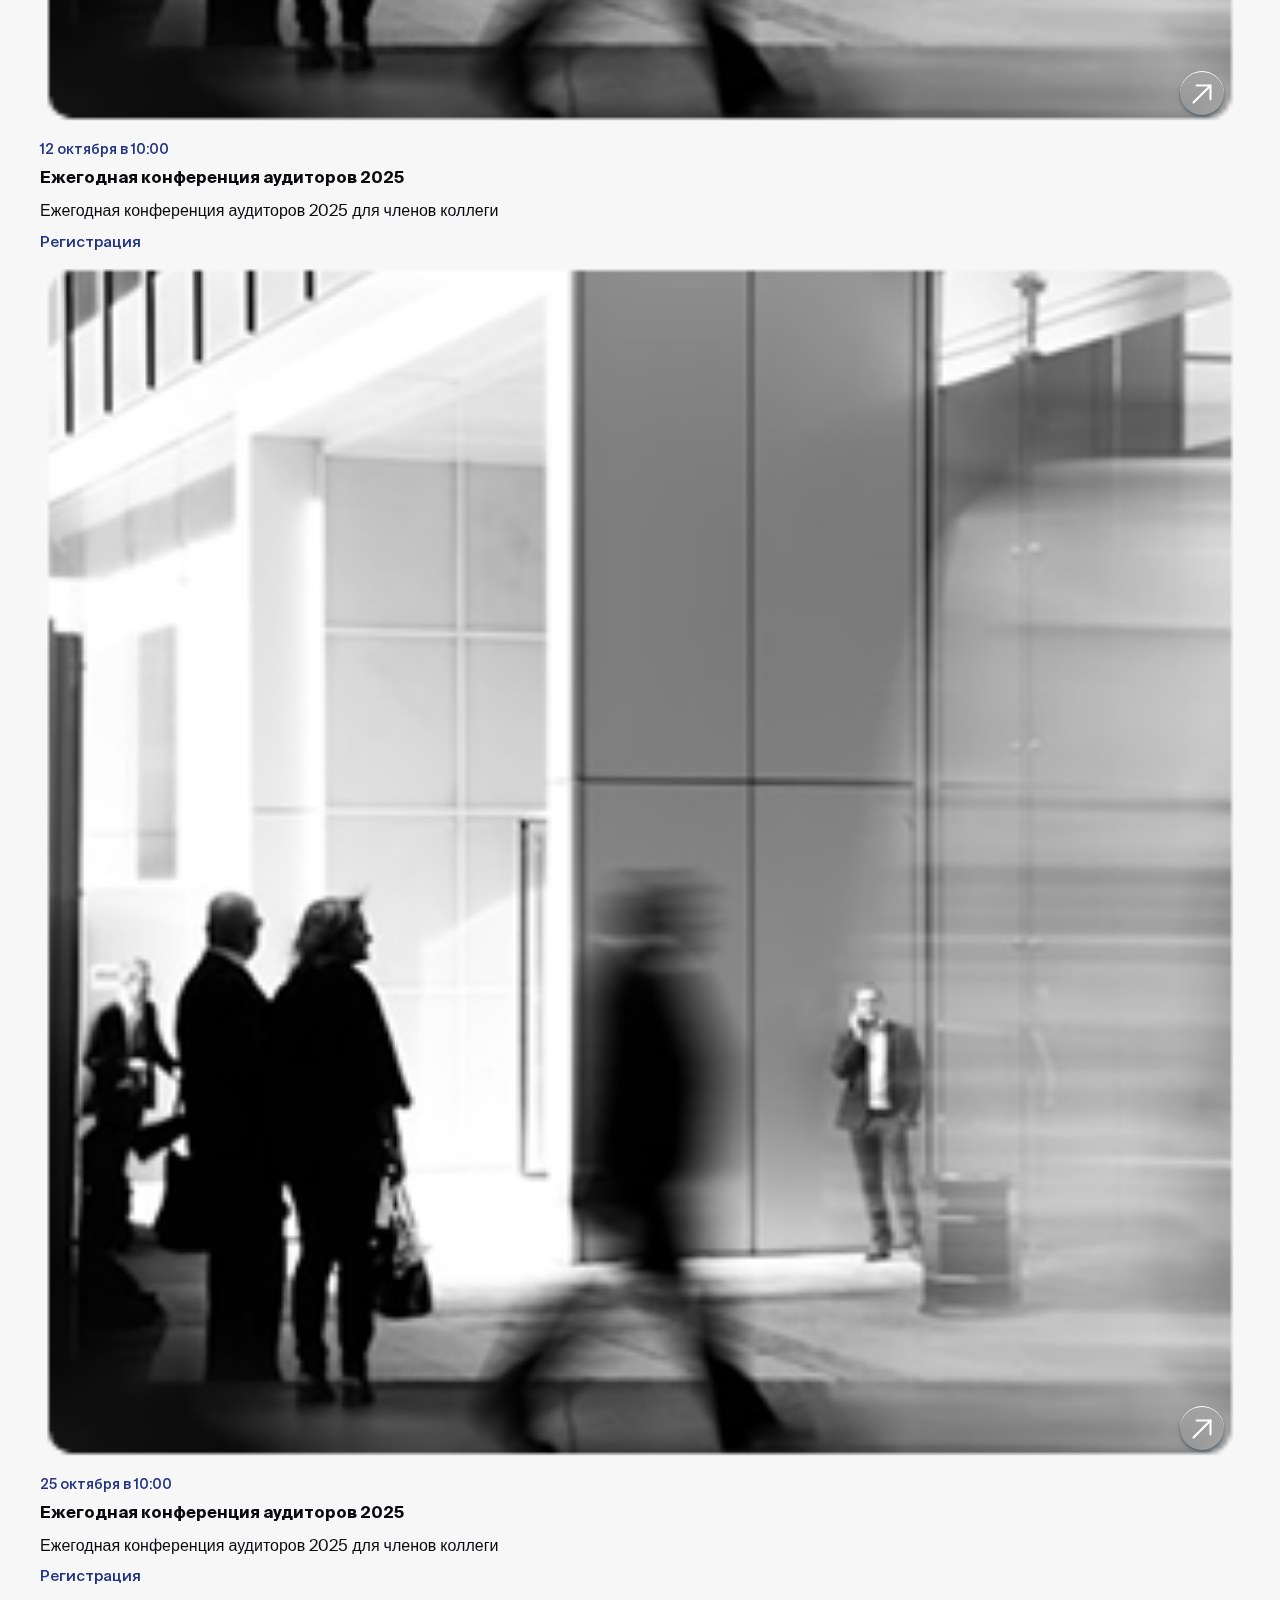
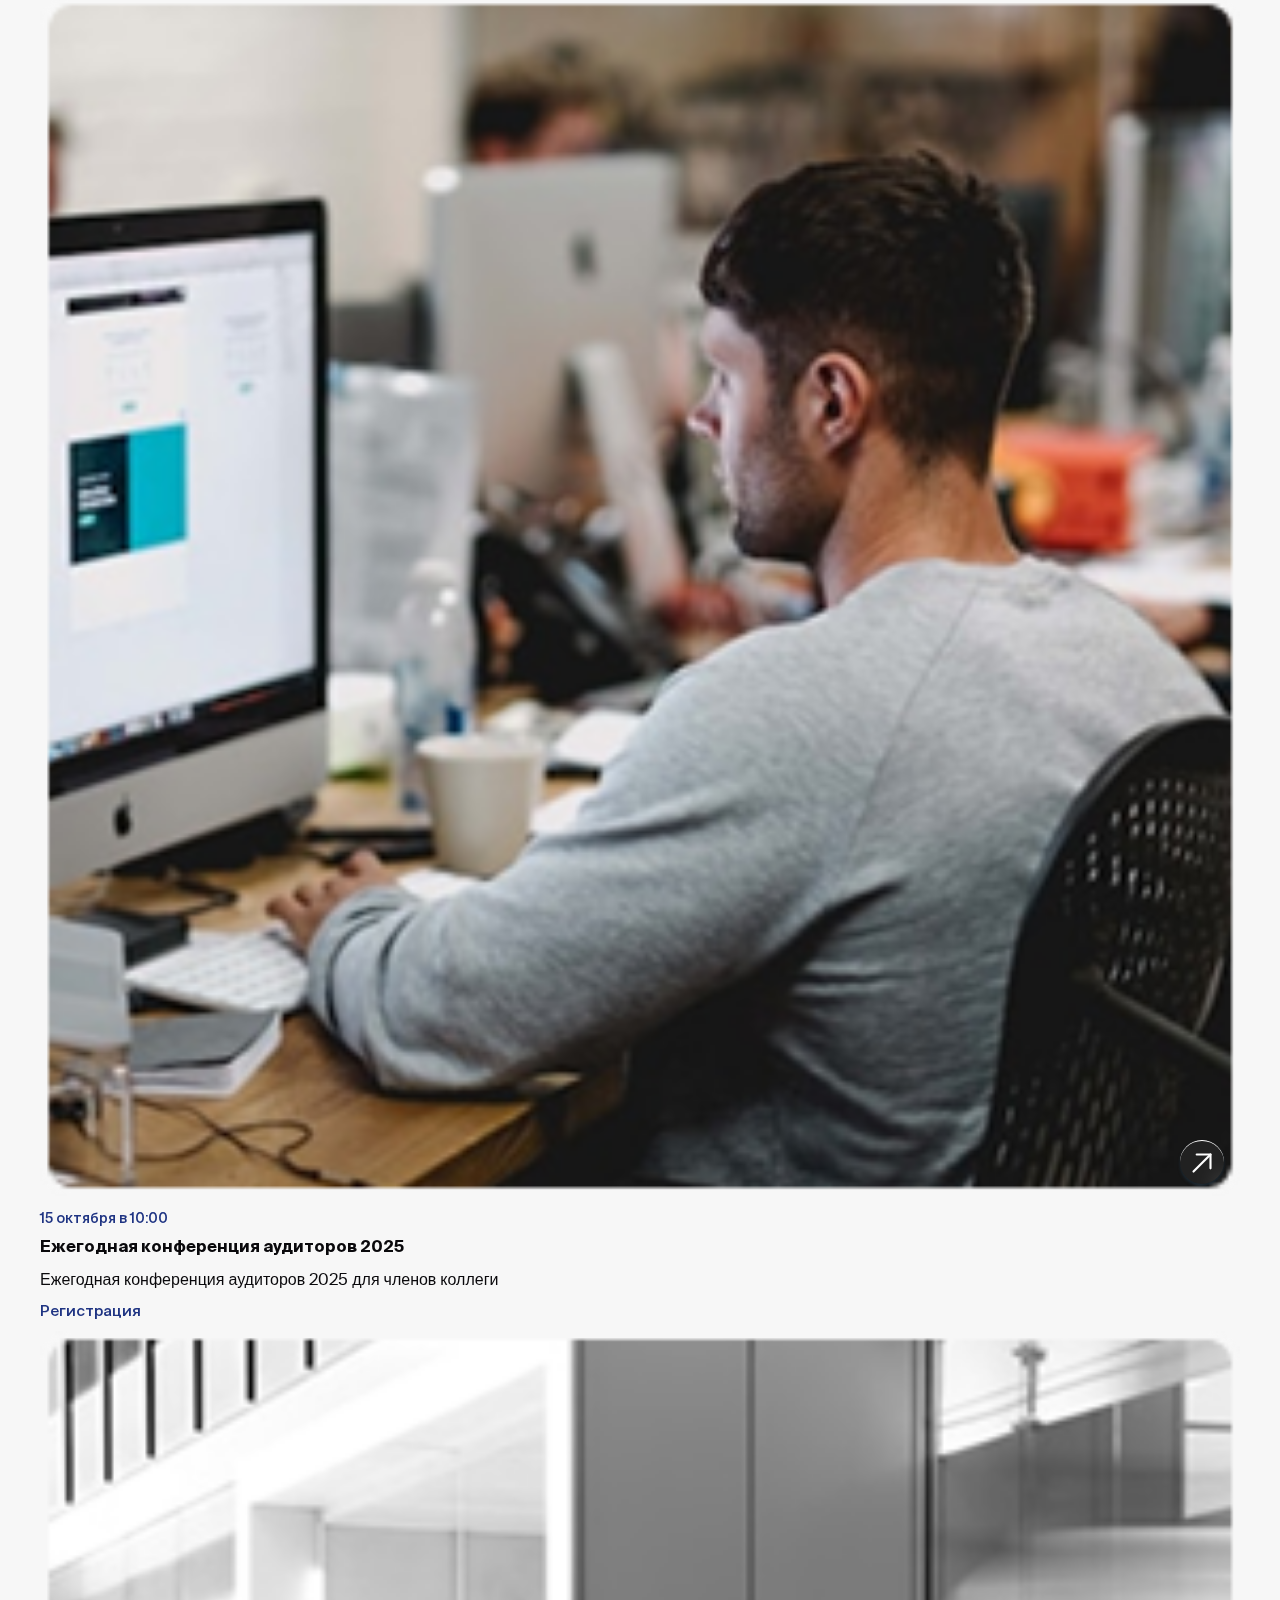
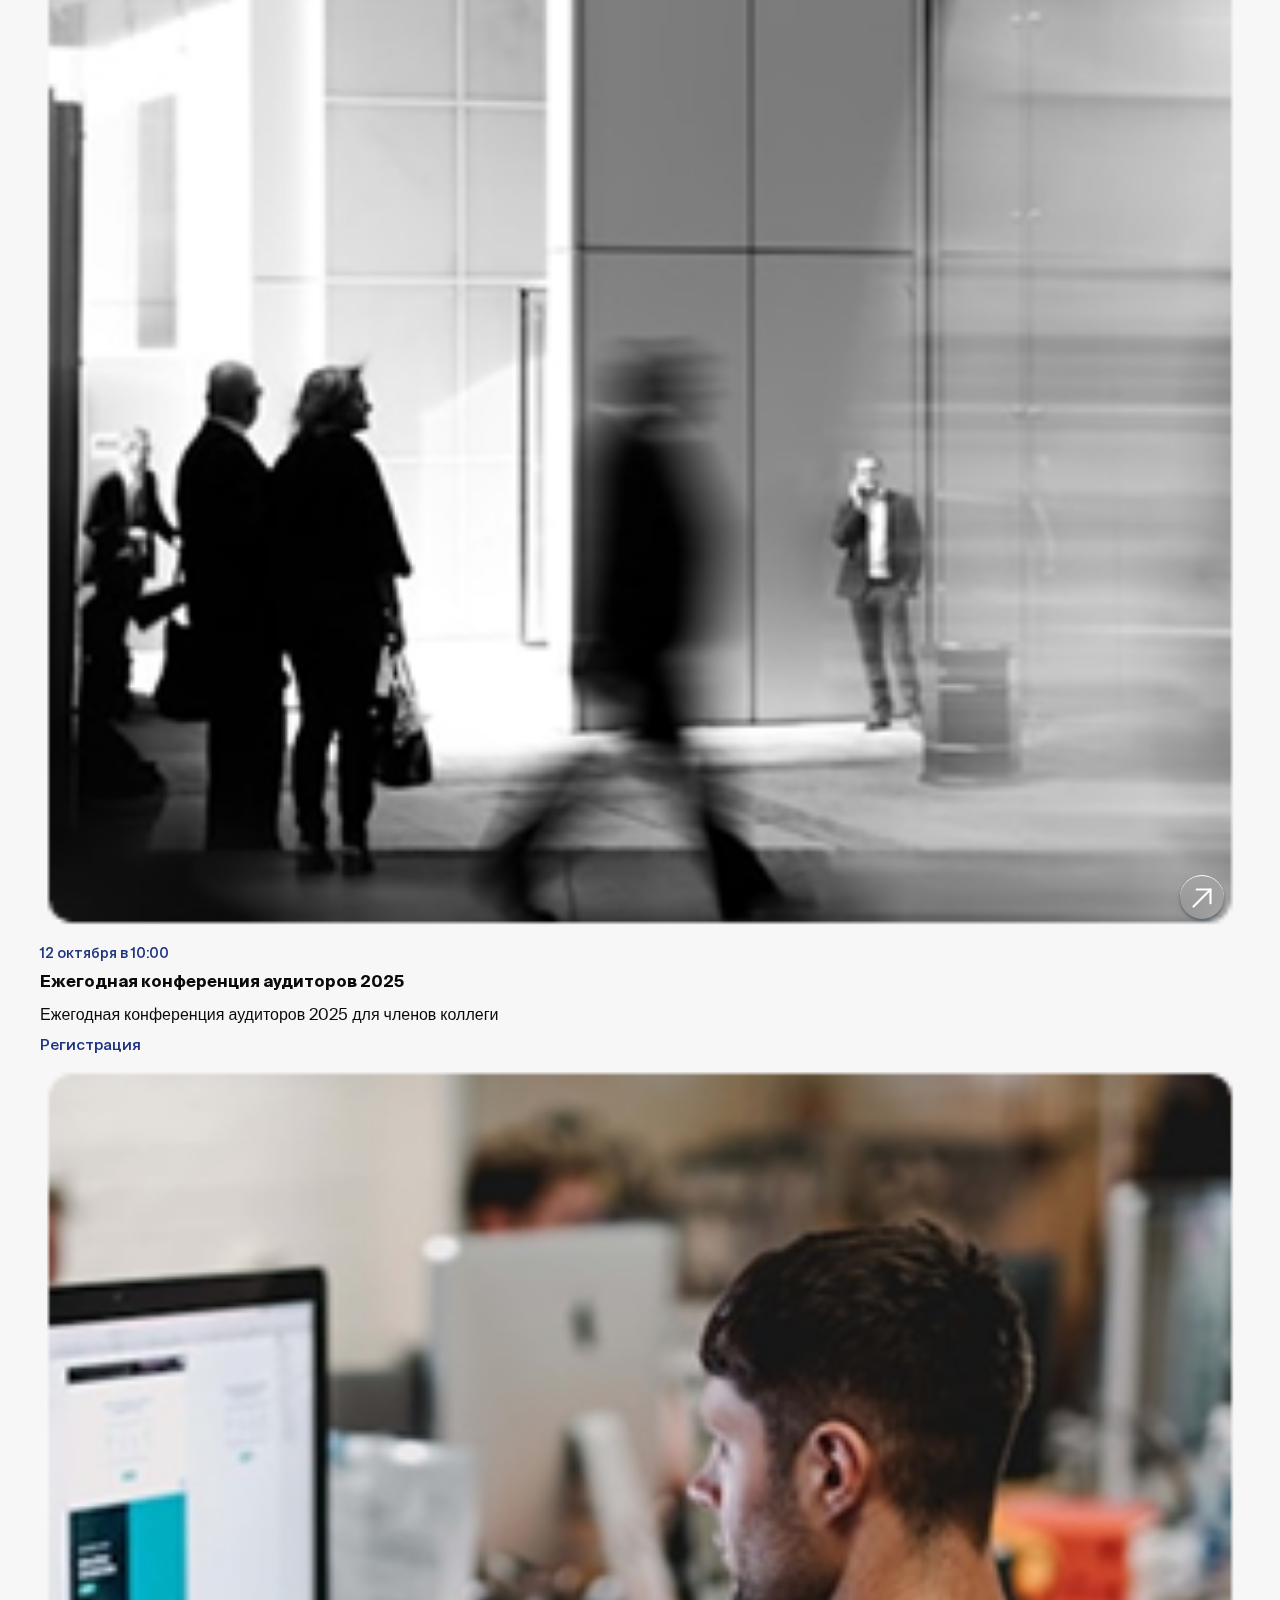
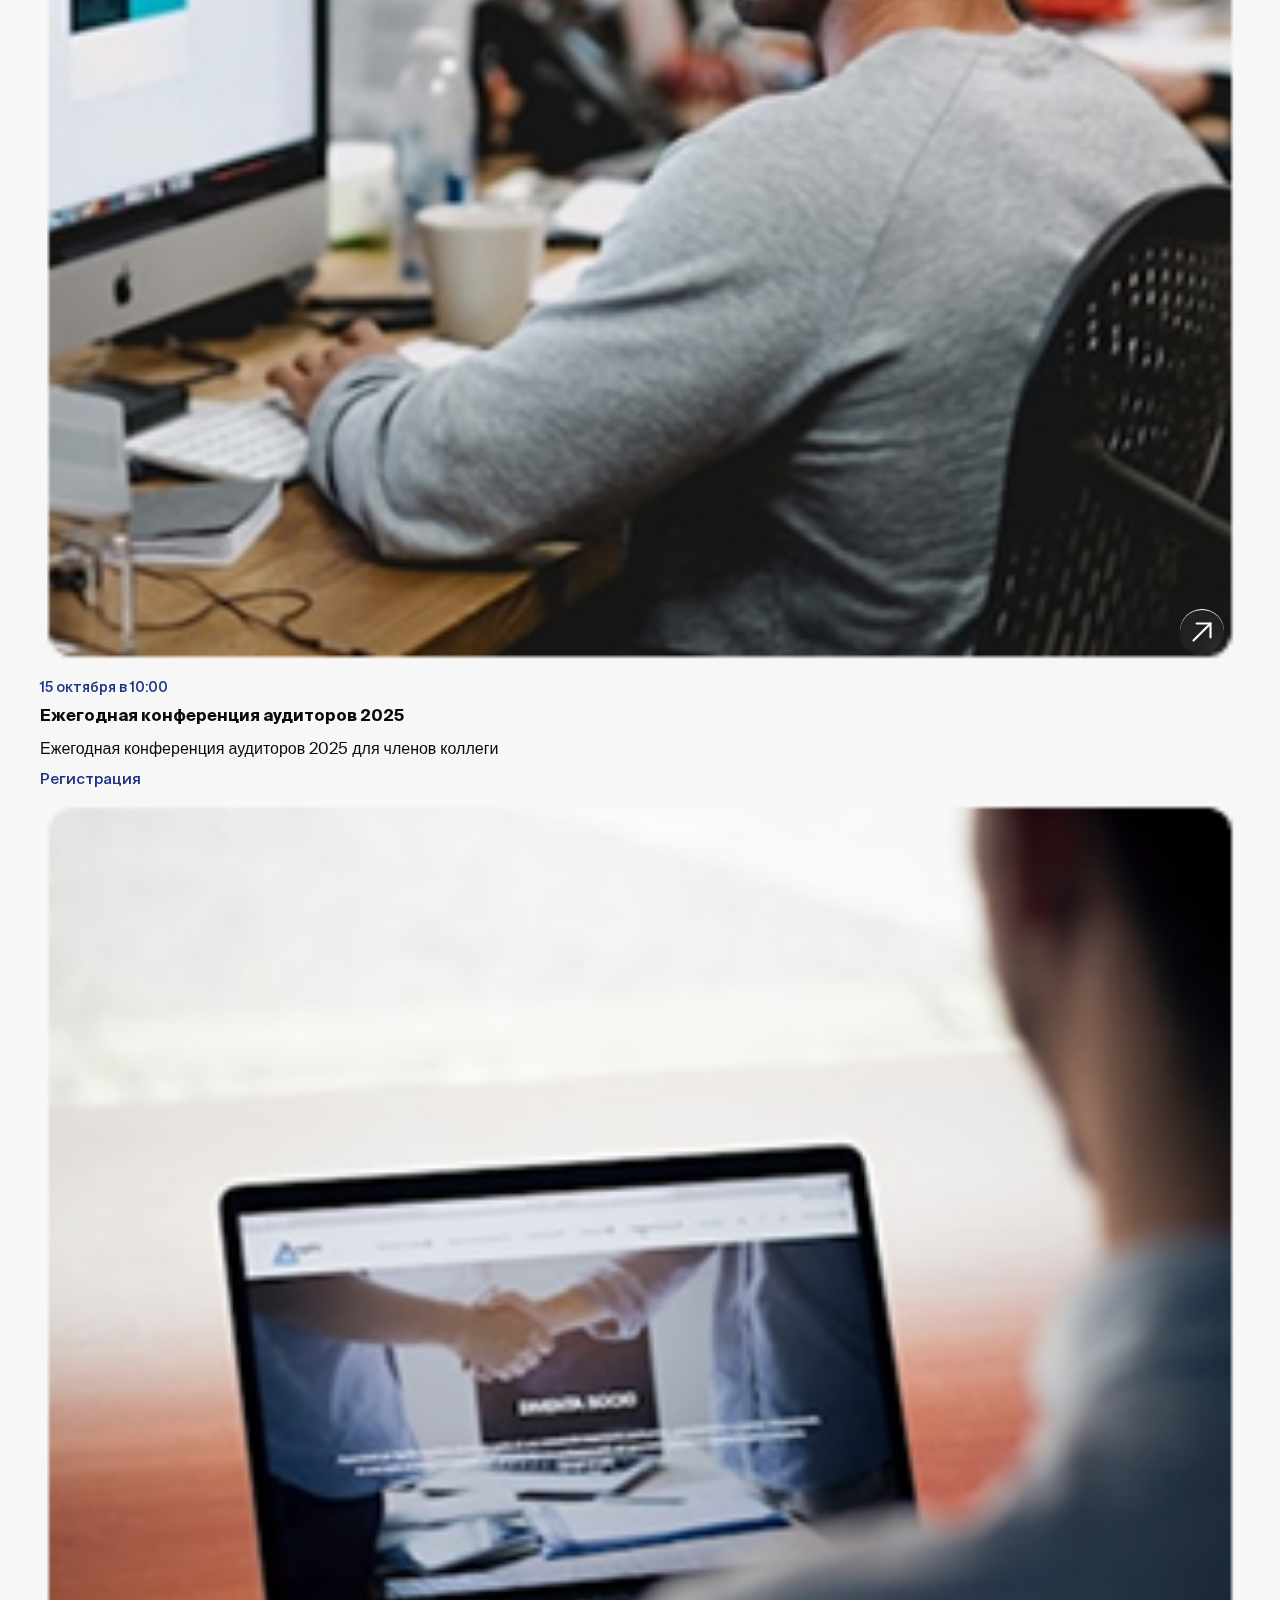
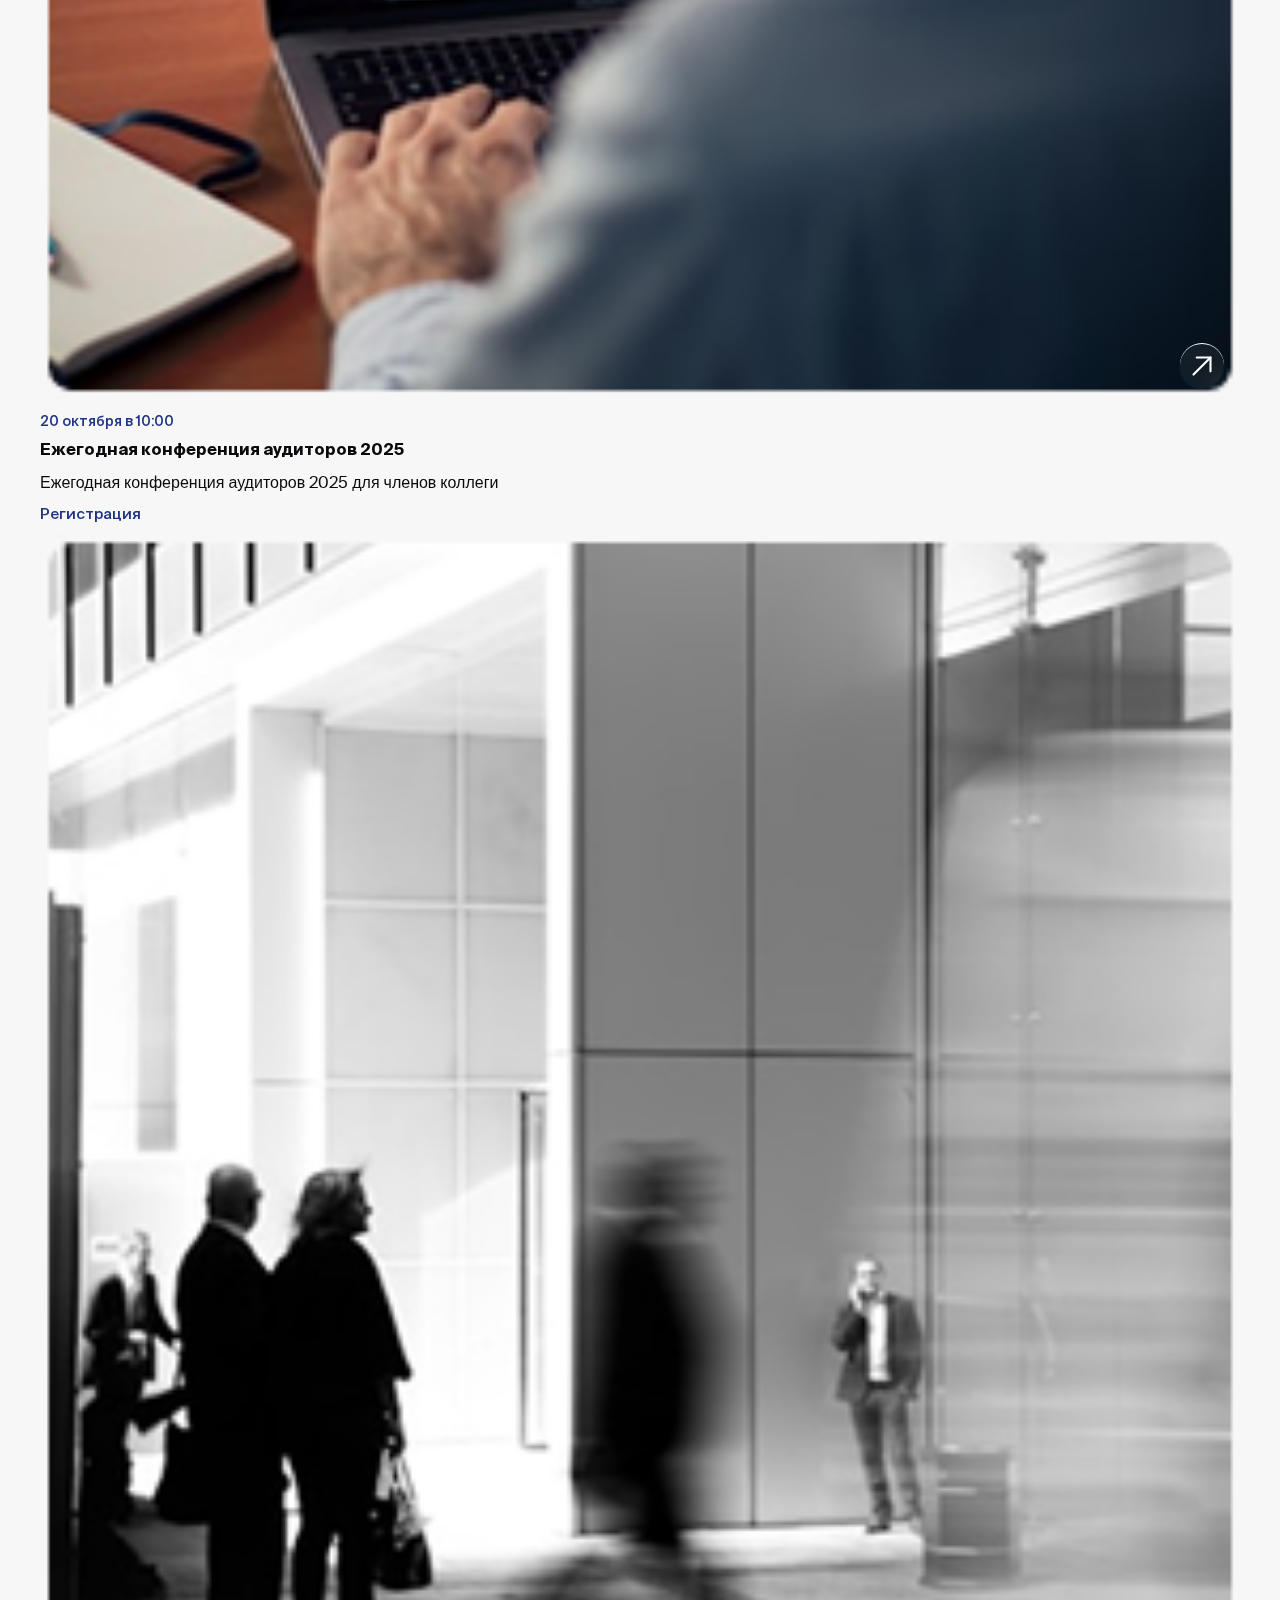
<file: assets/pages/news.html>
<!DOCTYPE html>
<html lang="en">
  <head>
    <meta charset="UTF-8" />
    <meta name="viewport" content="width=device-width, initial-scale=1.0" />
    <title>Новости</title>

    <!-- Bootstrap CSS -->
    <link
      href="https://cdn.jsdelivr.net/npm/bootstrap@5.3.7/dist/css/bootstrap.min.css"
      rel="stylesheet"
      integrity="sha384-LN+7fdVzj6u52u30Kp6M/trliBMCMKTyK833zpbD+pXdCLuTusPj697FH4R/5mcr"
      crossorigin="anonymous"
    />

    <!-- Site favicon -->
    <link rel="shortcut icon" href="/assets/images/logo.svg" />

    <!-- CUSTOM CSS -->
    <link rel="stylesheet" href="/assets/css/main.css" />
    <link rel="stylesheet" href="/assets/css/responsive.css" />
  </head>
  <body>
    <header>
      <div class="container">
        <div class="header-wrapper">
          <div class="logo-wrapper">
            <a href="/index.html"
              ><img src="/assets/images/logo.svg" alt="logo"
            /></a>
            <p>Коллегия аудиторов</p>
          </div>

          <nav>
            <div class="navbar-menu-wrapper" id="nav-menu">
              <ul class="navbar-menu-list">
                <li class="navbar-menu-item">
                  <a href="/index.html" class="active">Главная</a>
                </li>
                <li class="navbar-menu-item">
                  <a href="/assets/pages/about-collegue.html">О коллеги</a>
                </li>
                <li class="navbar-menu-item">
                  <a href="/assets/pages/membership.html">Членство</a>
                </li>
                <li class="navbar-menu-item">
                  <a href="/assets/pages/become-a-member.html"
                    >Стать аудитором</a
                  >
                </li>
                <li class="navbar-menu-item">
                  <a href="/assets/pages/devolopment.html">Развитие</a>
                </li>
                <li class="navbar-menu-item">
                  <a href="/assets/pages/standards.html">Стандарты</a>
                </li>
                <li class="navbar-menu-item">
                  <a href="/assets/pages/supervision.html">Надзор</a>
                </li>
                <li class="navbar-menu-item">
                  <a href="/assets/pages/news.html">Новости</a>
                </li>
                <li class="navbar-menu-item">
                  <a href="/assets/pages/contacts.html">Контакты</a>
                </li>
              </ul>
            </div>
          </nav>

          <div class="langugage-container">
            <div class="language-wrapper">
              <div class="dropdown">
                <a
                  class="btn dropdown-toggle"
                  href="#"
                  role="button"
                  data-bs-toggle="dropdown"
                  aria-expanded="false"
                >
                  Рус
                </a>

                <ul class="dropdown-menu">
                  <li><a class="dropdown-item" href="#">En</a></li>
                  <li><a class="dropdown-item" href="#">Uz</a></li>
                </ul>
              </div>
            </div>

            <button class="btn show-btn" id="show-btn">Подать заявку</button>
            <!-- Бургер -->
            <button class="burger" id="burger-btn" aria-label="Открыть меню">
              <span></span>
              <span></span>
              <span></span>
            </button>
          </div>
        </div>
      </div>
    </header>

    <main>
      <section class="seminar-section-wrapper">
        <div class="container">
          <div class="seminar-wrapper development">
            <div class="events-section">
              <h2 class="events-title-development">Новости и аналитика</h2>
            </div>

            <div class="seminar-card-wrapper">
              <div class="row m-0">
                <div
                  class="col-12 col-sm-6 col-md-6 col-md-4 col-lg-3 mb-4 px-2"
                >
                  <div class="card-wrapper">
                    <div class="card-img">
                      <img
                        src="/assets/images/seminar/seminar-1.png"
                        class="seminar-card-image"
                        alt="image"
                      />
                      <div class="arrow-icon-wrapper">
                        <img
                          src="/assets/images/seminar/arrow.svg"
                          alt="image"
                          class="arrow-icon"
                        />
                      </div>
                    </div>

                    <div class="card-content">
                      <p class="card-date">12 октября в 10:00</p>
                      <h4 class="card-header">
                        Ежегодная конференция аудиторов 2025
                      </h4>
                      <p class="card-description">
                        Ежегодная конференция аудиторов 2025 для членов коллеги
                      </p>
                      <a href="#" class="btn card-btn">Регистрация</a>
                    </div>
                  </div>
                </div>
                <div
                  class="col-12 col-sm-6 col-md-6 col-md-4 col-lg-3 mb-4 px-2"
                >
                  <div class="card-wrapper">
                    <div class="card-img">
                      <img
                        src="/assets/images/seminar/seminar-2.png"
                        class="seminar-card-image"
                        alt="image"
                      />
                      <div class="arrow-icon-wrapper">
                        <img
                          src="/assets/images/seminar/arrow.svg"
                          alt="image"
                          class="arrow-icon"
                        />
                      </div>
                    </div>

                    <div class="card-content">
                      <p class="card-date">15 октября в 10:00</p>
                      <h4 class="card-header">
                        Ежегодная конференция аудиторов 2025
                      </h4>
                      <p class="card-description">
                        Ежегодная конференция аудиторов 2025 для членов коллеги
                      </p>
                      <a href="#" class="btn card-btn">Регистрация</a>
                    </div>
                  </div>
                </div>
                <div
                  class="col-12 col-sm-6 col-md-6 col-md-4 col-lg-3 mb-4 px-2"
                >
                  <div class="card-wrapper">
                    <div class="card-img">
                      <img
                        src="/assets/images/seminar/seminar-3.png"
                        class="seminar-card-image"
                        alt="image"
                      />
                      <div class="arrow-icon-wrapper">
                        <img
                          src="/assets/images/seminar/arrow.svg"
                          alt="image"
                          class="arrow-icon"
                        />
                      </div>
                    </div>

                    <div class="card-content">
                      <p class="card-date">20 октября в 10:00</p>
                      <h4 class="card-header">
                        Ежегодная конференция аудиторов 2025
                      </h4>
                      <p class="card-description">
                        Ежегодная конференция аудиторов 2025 для членов коллеги
                      </p>
                      <a href="#" class="btn card-btn">Регистрация</a>
                    </div>
                  </div>
                </div>
                <div
                  class="col-12 col-sm-6 col-md-6 col-md-4 col-lg-3 mb-4 px-2"
                >
                  <div class="card-wrapper">
                    <div class="card-img">
                      <img
                        src="/assets/images/seminar/seminar-1.png"
                        class="seminar-card-image"
                        alt="image"
                      />
                      <div class="arrow-icon-wrapper">
                        <img
                          src="/assets/images/seminar/arrow.svg"
                          alt="image"
                          class="arrow-icon"
                        />
                      </div>
                    </div>

                    <div class="card-content">
                      <p class="card-date">25 октября в 10:00</p>
                      <h4 class="card-header">
                        Ежегодная конференция аудиторов 2025
                      </h4>
                      <p class="card-description">
                        Ежегодная конференция аудиторов 2025 для членов коллеги
                      </p>
                      <a href="#" class="btn card-btn">Регистрация</a>
                    </div>
                  </div>
                </div>

                <div
                  class="col-12 col-sm-6 col-md-6 col-md-4 col-lg-3 mb-4 px-2"
                >
                  <div class="card-wrapper">
                    <div class="card-img">
                      <img
                        src="/assets/images/seminar/seminar-3.png"
                        class="seminar-card-image"
                        alt="image"
                      />
                      <div class="arrow-icon-wrapper">
                        <img
                          src="/assets/images/seminar/arrow.svg"
                          alt="image"
                          class="arrow-icon"
                        />
                      </div>
                    </div>

                    <div class="card-content">
                      <p class="card-date">20 октября в 10:00</p>
                      <h4 class="card-header">
                        Ежегодная конференция аудиторов 2025
                      </h4>
                      <p class="card-description">
                        Ежегодная конференция аудиторов 2025 для членов коллеги
                      </p>
                      <a href="#" class="btn card-btn">Регистрация</a>
                    </div>
                  </div>
                </div>
                <div
                  class="col-12 col-sm-6 col-md-6 col-md-4 col-lg-3 mb-4 px-2"
                >
                  <div class="card-wrapper">
                    <div class="card-img">
                      <img
                        src="/assets/images/seminar/seminar-1.png"
                        class="seminar-card-image"
                        alt="image"
                      />
                      <div class="arrow-icon-wrapper">
                        <img
                          src="/assets/images/seminar/arrow.svg"
                          alt="image"
                          class="arrow-icon"
                        />
                      </div>
                    </div>

                    <div class="card-content">
                      <p class="card-date">12 октября в 10:00</p>
                      <h4 class="card-header">
                        Ежегодная конференция аудиторов 2025
                      </h4>
                      <p class="card-description">
                        Ежегодная конференция аудиторов 2025 для членов коллеги
                      </p>
                      <a href="#" class="btn card-btn">Регистрация</a>
                    </div>
                  </div>
                </div>
                <div
                  class="col-12 col-sm-6 col-md-6 col-md-4 col-lg-3 mb-4 px-2"
                >
                  <div class="card-wrapper">
                    <div class="card-img">
                      <img
                        src="/assets/images/seminar/seminar-1.png"
                        class="seminar-card-image"
                        alt="image"
                      />
                      <div class="arrow-icon-wrapper">
                        <img
                          src="/assets/images/seminar/arrow.svg"
                          alt="image"
                          class="arrow-icon"
                        />
                      </div>
                    </div>

                    <div class="card-content">
                      <p class="card-date">25 октября в 10:00</p>
                      <h4 class="card-header">
                        Ежегодная конференция аудиторов 2025
                      </h4>
                      <p class="card-description">
                        Ежегодная конференция аудиторов 2025 для членов коллеги
                      </p>
                      <a href="#" class="btn card-btn">Регистрация</a>
                    </div>
                  </div>
                </div>
                <div
                  class="col-12 col-sm-6 col-md-6 col-md-4 col-lg-3 mb-4 px-2"
                >
                  <div class="card-wrapper">
                    <div class="card-img">
                      <img
                        src="/assets/images/seminar/seminar-2.png"
                        class="seminar-card-image"
                        alt="image"
                      />
                      <div class="arrow-icon-wrapper">
                        <img
                          src="/assets/images/seminar/arrow.svg"
                          alt="image"
                          class="arrow-icon"
                        />
                      </div>
                    </div>

                    <div class="card-content">
                      <p class="card-date">15 октября в 10:00</p>
                      <h4 class="card-header">
                        Ежегодная конференция аудиторов 2025
                      </h4>
                      <p class="card-description">
                        Ежегодная конференция аудиторов 2025 для членов коллеги
                      </p>
                      <a href="#" class="btn card-btn">Регистрация</a>
                    </div>
                  </div>
                </div>

                <div
                  class="col-12 col-sm-6 col-md-6 col-md-4 col-lg-3 mb-4 px-2"
                >
                  <div class="card-wrapper">
                    <div class="card-img">
                      <img
                        src="/assets/images/seminar/seminar-1.png"
                        class="seminar-card-image"
                        alt="image"
                      />
                      <div class="arrow-icon-wrapper">
                        <img
                          src="/assets/images/seminar/arrow.svg"
                          alt="image"
                          class="arrow-icon"
                        />
                      </div>
                    </div>

                    <div class="card-content">
                      <p class="card-date">12 октября в 10:00</p>
                      <h4 class="card-header">
                        Ежегодная конференция аудиторов 2025
                      </h4>
                      <p class="card-description">
                        Ежегодная конференция аудиторов 2025 для членов коллеги
                      </p>
                      <a href="#" class="btn card-btn">Регистрация</a>
                    </div>
                  </div>
                </div>
                <div
                  class="col-12 col-sm-6 col-md-6 col-md-4 col-lg-3 mb-4 px-2"
                >
                  <div class="card-wrapper">
                    <div class="card-img">
                      <img
                        src="/assets/images/seminar/seminar-2.png"
                        class="seminar-card-image"
                        alt="image"
                      />
                      <div class="arrow-icon-wrapper">
                        <img
                          src="/assets/images/seminar/arrow.svg"
                          alt="image"
                          class="arrow-icon"
                        />
                      </div>
                    </div>

                    <div class="card-content">
                      <p class="card-date">15 октября в 10:00</p>
                      <h4 class="card-header">
                        Ежегодная конференция аудиторов 2025
                      </h4>
                      <p class="card-description">
                        Ежегодная конференция аудиторов 2025 для членов коллеги
                      </p>
                      <a href="#" class="btn card-btn">Регистрация</a>
                    </div>
                  </div>
                </div>
                <div
                  class="col-12 col-sm-6 col-md-6 col-md-4 col-lg-3 mb-4 px-2"
                >
                  <div class="card-wrapper">
                    <div class="card-img">
                      <img
                        src="/assets/images/seminar/seminar-3.png"
                        class="seminar-card-image"
                        alt="image"
                      />
                      <div class="arrow-icon-wrapper">
                        <img
                          src="/assets/images/seminar/arrow.svg"
                          alt="image"
                          class="arrow-icon"
                        />
                      </div>
                    </div>

                    <div class="card-content">
                      <p class="card-date">20 октября в 10:00</p>
                      <h4 class="card-header">
                        Ежегодная конференция аудиторов 2025
                      </h4>
                      <p class="card-description">
                        Ежегодная конференция аудиторов 2025 для членов коллеги
                      </p>
                      <a href="#" class="btn card-btn">Регистрация</a>
                    </div>
                  </div>
                </div>
                <div
                  class="col-12 col-sm-6 col-md-6 col-md-4 col-lg-3 mb-4 px-2"
                >
                  <div class="card-wrapper">
                    <div class="card-img">
                      <img
                        src="/assets/images/seminar/seminar-1.png"
                        class="seminar-card-image"
                        alt="image"
                      />
                      <div class="arrow-icon-wrapper">
                        <img
                          src="/assets/images/seminar/arrow.svg"
                          alt="image"
                          class="arrow-icon"
                        />
                      </div>
                    </div>

                    <div class="card-content">
                      <p class="card-date">25 октября в 10:00</p>
                      <h4 class="card-header">
                        Ежегодная конференция аудиторов 2025
                      </h4>
                      <p class="card-description">
                        Ежегодная конференция аудиторов 2025 для членов коллеги
                      </p>
                      <a href="#" class="btn card-btn">Регистрация</a>
                    </div>
                  </div>
                </div>
              </div>
            </div>
          </div>
        </div>
      </section>
    </main>

    <footer>
      <div class="container">
        <div class="row m-0">
          <div class="col-12 col-sm-6 col-lg-3 col-xl-3 mt-5">
            <div class="footer-item">
              <div class="footer-logo">
                <a href="#">
                  <img src="/assets/images/logo.svg" alt="image" />
                </a>
                <p>Коллегия аудиторов</p>
              </div>

              <ul>
                <li>
                  <p>
                    <span>Наш адрес:</span>
                    г.Алматы, ул.Ауэзова, 175, 4 этаж, кабинет 1
                  </p>
                </li>

                <li>
                  <p>
                    <span>Телефон:</span>
                    +7 (727) 123-45-67, +7 (727) 123-45-68
                  </p>
                </li>

                <li>
                  <p>
                    <span>Режим работы:</span>
                    Пн-Пт: 9:00 - 18:00
                  </p>
                </li>
              </ul>

              <div class="footer-social-wrapper">
                <h1>Ссылки на социальные сети:</h1>

                <ul>
                  <li>
                    <a href="">
                      <img
                        src="/assets/images/social/instagram.svg"
                        alt="image"
                      />
                    </a>
                  </li>
                  <li>
                    <a href="">
                      <img
                        src="/assets/images/social/youtube.svg"
                        alt="image"
                      />
                    </a>
                  </li>
                  <li>
                    <a href="">
                      <img
                        src="/assets/images/social/telegram.svg"
                        alt="image"
                      />
                    </a>
                  </li>
                  <li>
                    <a href="">
                      <img
                        src="/assets/images/social/linkedin.svg"
                        alt="image"
                      />
                    </a>
                  </li>
                </ul>
              </div>
            </div>
          </div>

          <div class="col-12 col-sm-6 col-lg-3 col-xl-3 mt-5">
            <div class="footer-item">
              <h4>Навигация</h4>
              <ul>
                <li><a href="#">Главная</a></li>
                <li><a href="#">О коллеги</a></li>
                <li><a href="#">Членство</a></li>
                <li><a href="#">Стать аудитором</a></li>
                <li><a href="#">Развитие</a></li>
                <li><a href="#">Стандарты</a></li>
                <li><a href="#">Надзор</a></li>
                <li><a href="#">Новости</a></li>
                <li><a href="#">Контакты</a></li>
              </ul>
            </div>
          </div>

          <div class="col-12 col-sm-12 col-lg-6 col-xl-6 mt-5">
            <div class="footer-item">
              <h4>Полезные ссылки</h4>

              <ul class="useful-links">
                <li>
                  <a href="#">История и цели</a>
                </li>
                <li>
                  <a href="#">Размер и порядок уплаты взносов</a>
                </li>
                <li>
                  <a href="#">Роль Профсовета</a>
                </li>
                <li>
                  <a href="#">Календарь мероприятии</a>
                </li>
                <li>
                  <a href="#">Международные стандарты аудита (MCA)</a>
                </li>
                <li>
                  <a href="#">Публичная оферта</a>
                </li>
                <li>
                  <a href="#">Политика конфиденциальности</a>
                </li>
                <li>
                  <a href="#">Сотрудничество</a>
                </li>
                <li>
                  <a href="#">Преимущество для компаний</a>
                </li>
                <li>
                  <a href="#">Условия вступления</a>
                </li>
                <li>
                  <a href="#">Путь к профессии в Казахстане</a>
                </li>
                <li>
                  <a href="#">Часто задаваемые вопросы</a>
                </li>
                <li>
                  <a href="#">Повышение квалификации</a>
                </li>
                <li>
                  <a href="#">Тренинги</a>
                </li>
                <li>
                  <a href="#">Политика мониторинга качества</a>
                </li>
                <li>
                  <a href="#">Этический кодекс (IESBA Code)</a>
                </li>
                <li>
                  <a href="#">Позиции Коллегии</a>
                </li>
              </ul>
            </div>
          </div>
        </div>

        <div class="copyright">
          <p>© ПАО «Коллегия аудиторов», 2025</p>
          <p>
            Все права защищены • Сайт разработала студия
            <a href="#">Webline</a>
          </p>
        </div>
      </div>
    </footer>

    <div class="request-modal hidden" id="request-modal">
      <div class="modal-header">
        <h3>Подать заявку</h3>
        <button class="btn close-btn" id="close-btn">
          <img src="/assets/images/x.svg" alt="image" />
        </button>
      </div>
      <form>
        <div class="form-wrapper">
          <div class="form-list">
            <div class="form-item">
              <p>Фамилия</p>
              <input type="text" name="lastName" class="form-control" />
            </div>
            <div class="form-item">
              <p>Имя</p>
              <input type="text" name="firstName" class="form-control" />
            </div>
          </div>
          <div class="form-list">
            <div class="form-item">
              <p>Эл.почта</p>
              <input type="email" name="email" class="form-control" />
            </div>
            <div class="form-item">
              <p>Номер телефона</p>
              <input type="tel" name="tel" class="form-control" />
            </div>
          </div>
          <div class="form-item">
            <p>Выберите тему</p>
            <select class="form-select" aria-label="Default select example">
              <option selected>Выбрать из списка</option>
              <option value="1">One</option>
              <option value="2">Two</option>
              <option value="3">Three</option>
            </select>
          </div>
          <div class="form-item">
            <p>Сообщение</p>
            <textarea
              class="form-control"
              placeholder="Оставьте комментарий..."
            ></textarea>
          </div>
          <div class="form-check">
            <input
              class="form-check-input"
              type="checkbox"
              value=""
              id="checkDefault"
            />
            <label class="form-check-label" for="checkDefault">
              Я принимаю Публичную оферту и Политику конфиденциальности
            </label>
          </div>
        </div>
        <button class="btn send-btn" id="send-btn">Отправить</button>
      </form>
    </div>
    <div class="overlay hidden" id="overlay"></div>
    <!-- Bootstrap Bundle JS -->
    <script
      src="https://cdn.jsdelivr.net/npm/bootstrap@5.3.7/dist/js/bootstrap.bundle.min.js"
      integrity="sha384-ndDqU0Gzau9qJ1lfW4pNLlhNTkCfHzAVBReH9diLvGRem5+R9g2FzA8ZGN954O5Q"
      crossorigin="anonymous"
    ></script>

    <!-- Custom JS -->
    <script src="/assets/js/script.js"></script>
  </body>
</html>
</file>
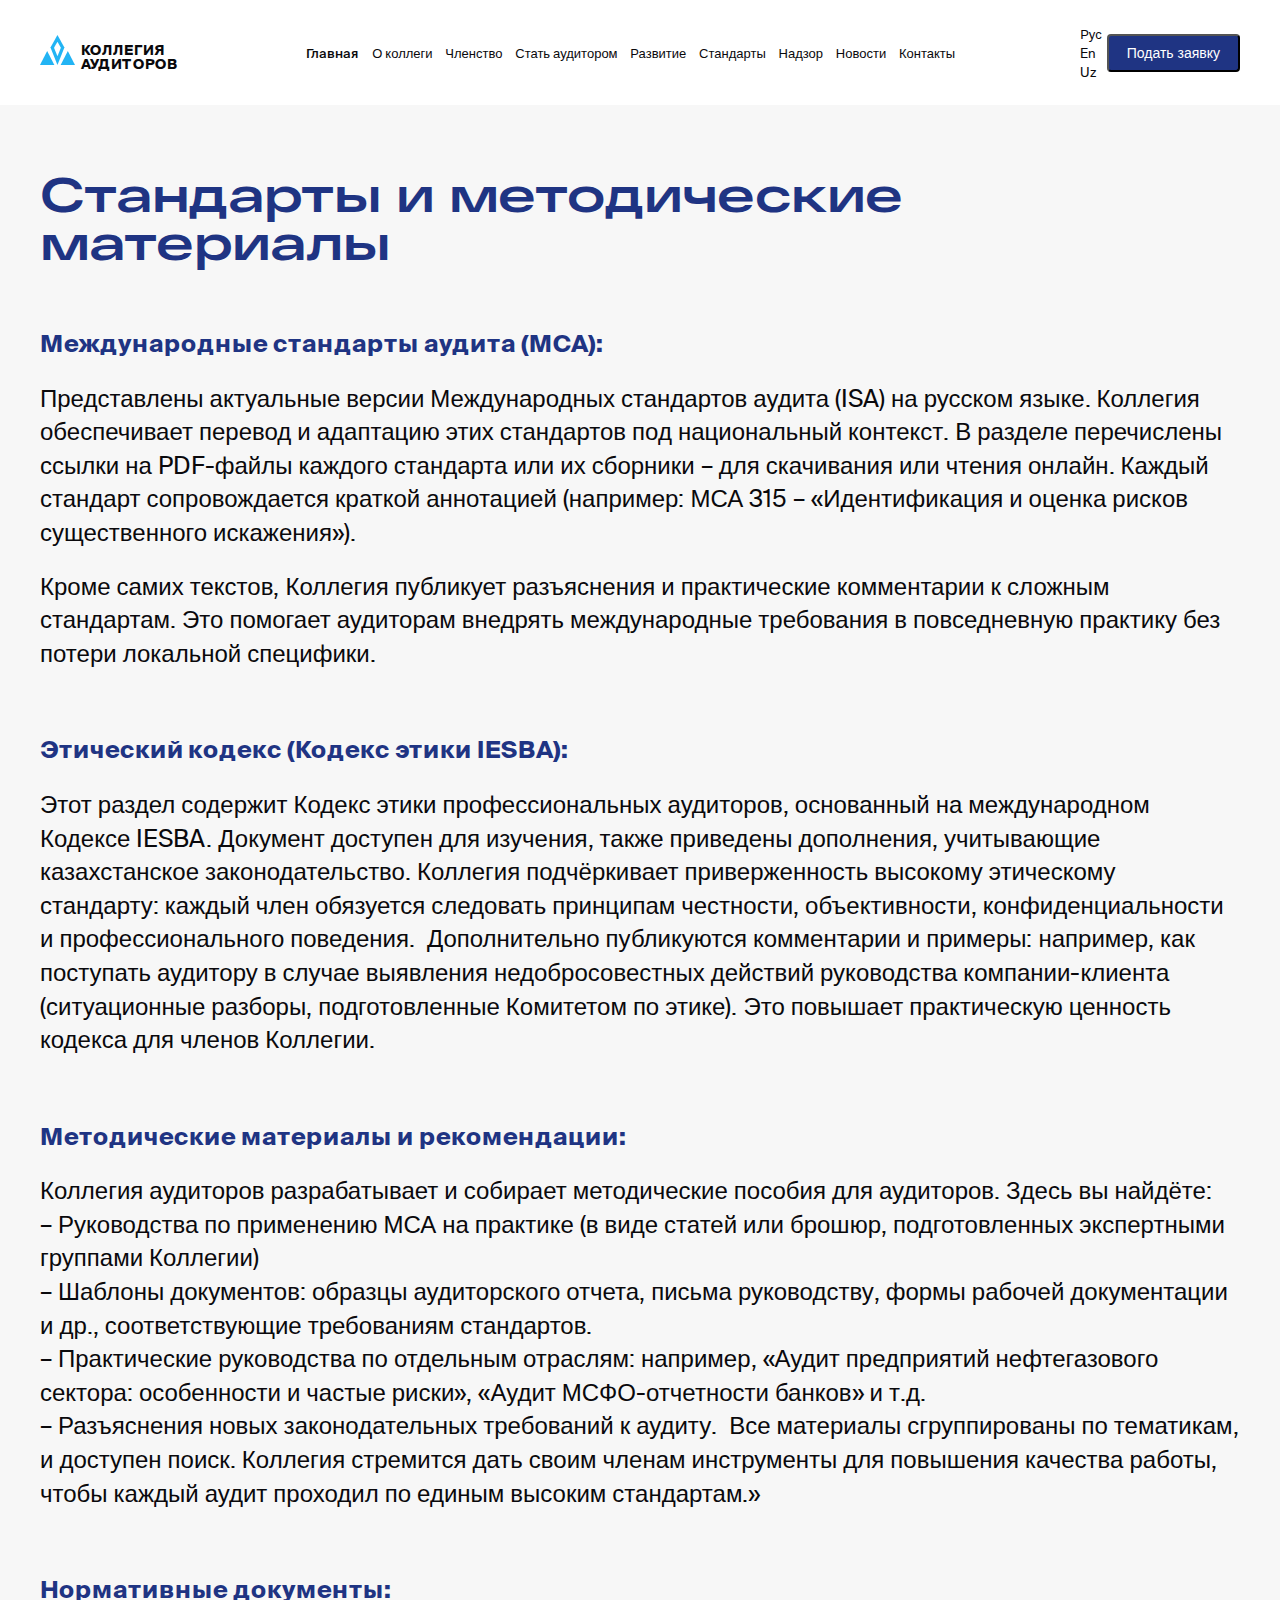
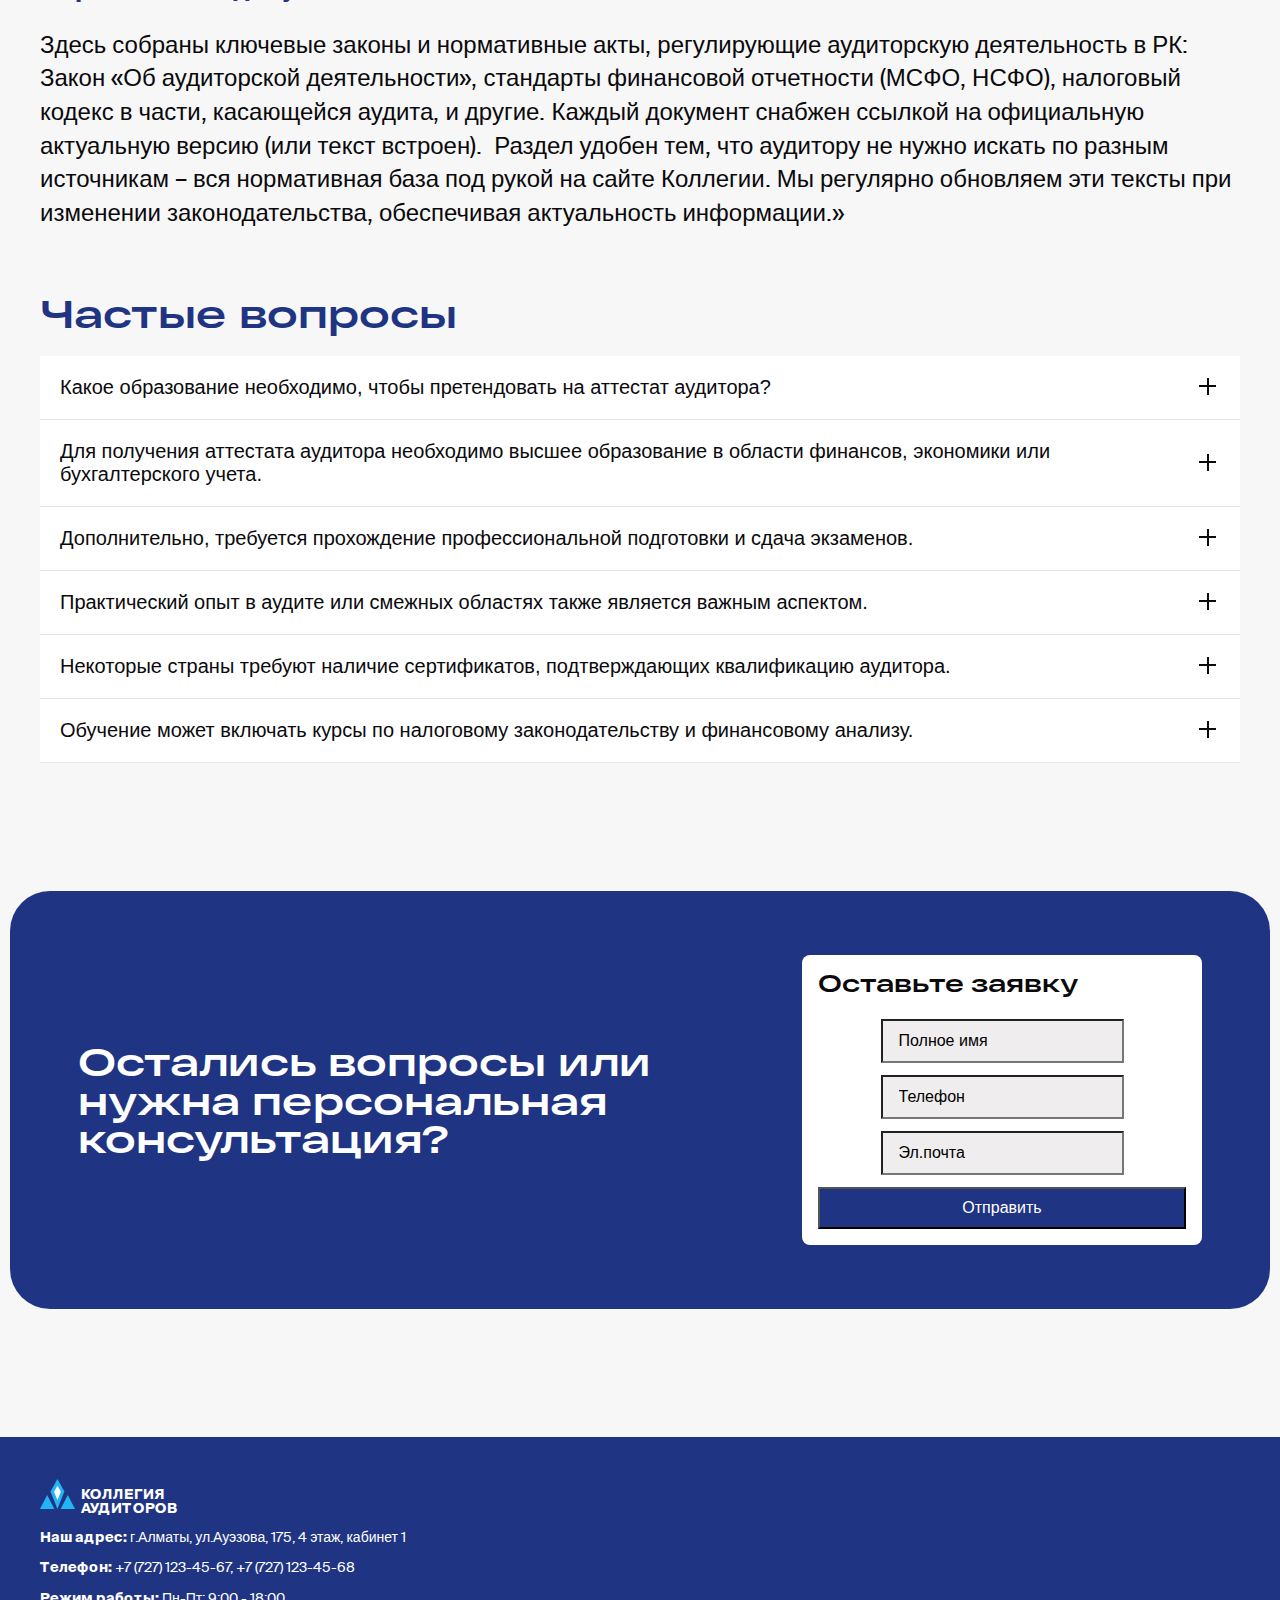
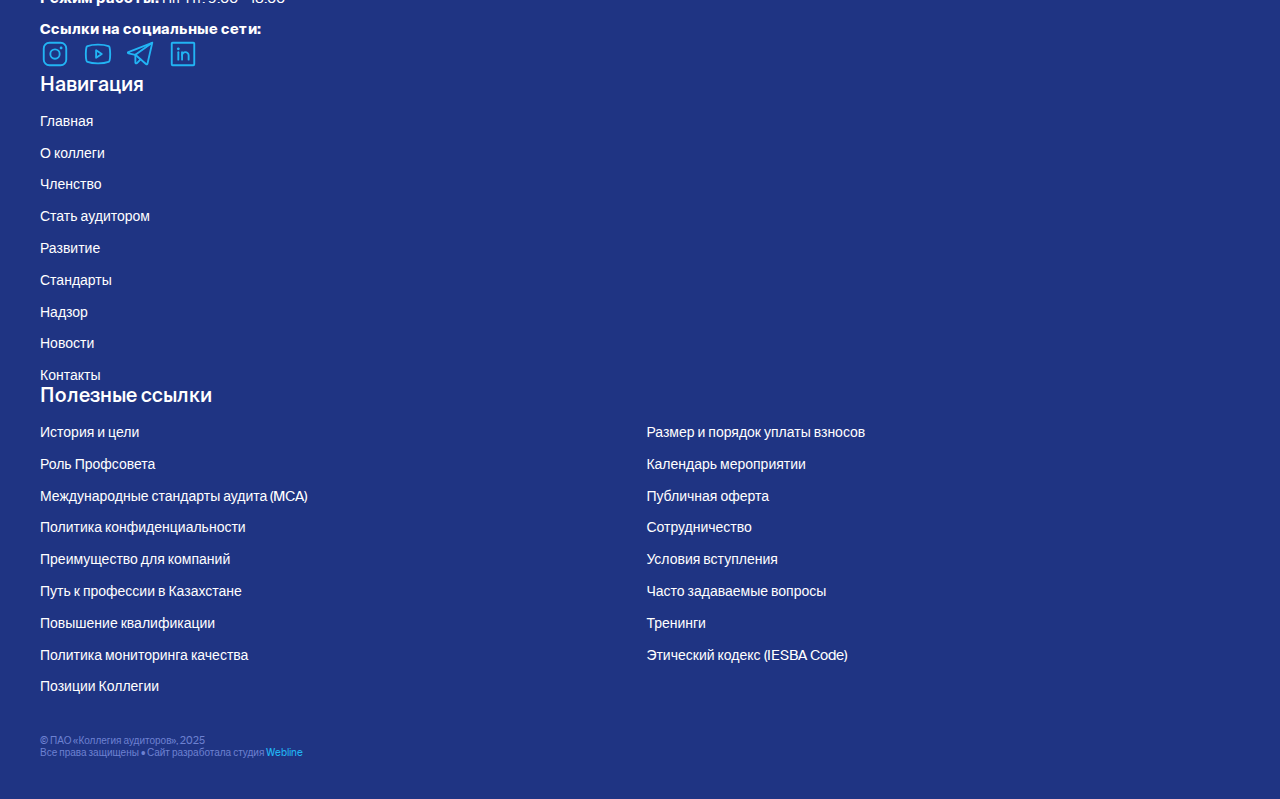
<file: assets/pages/standards.html>
<!DOCTYPE html>
<html lang="en">
  <head>
    <meta charset="UTF-8" />
    <meta name="viewport" content="width=device-width, initial-scale=1.0" />
    <title>Членство</title>

    <!-- Bootstrap CSS -->
    <link
      href="https://cdn.jsdelivr.net/npm/bootstrap@5.3.7/dist/css/bootstrap.min.css"
      rel="stylesheet"
      integrity="sha384-LN+7fdVzj6u52u30Kp6M/trliBMCMKTyK833zpbD+pXdCLuTusPj697FH4R/5mcr"
      crossorigin="anonymous"
    />

    <!-- Site favicon -->
    <link rel="shortcut icon" href="/assets/images/logo.svg" />

    <!-- CUSTOM CSS -->
    <link rel="stylesheet" href="/assets/css/main.css" />
    <link rel="stylesheet" href="/assets/css/responsive.css" />
  </head>
  <body>
    <header>
      <div class="container">
        <div class="header-wrapper">
          <div class="logo-wrapper">
            <a href="/index.html"
              ><img src="/assets/images/logo.svg" alt="logo"
            /></a>
            <p>Коллегия аудиторов</p>
          </div>

          <nav>
            <div class="navbar-menu-wrapper" id="nav-menu">
              <ul class="navbar-menu-list">
                <li class="navbar-menu-item">
                  <a href="/index.html" class="active">Главная</a>
                </li>
                <li class="navbar-menu-item">
                  <a href="/assets/pages/about-collegue.html">О коллеги</a>
                </li>
                <li class="navbar-menu-item">
                  <a href="/assets/pages/membership.html">Членство</a>
                </li>
                <li class="navbar-menu-item">
                  <a href="/assets/pages/become-a-member.html"
                    >Стать аудитором</a
                  >
                </li>
                <li class="navbar-menu-item">
                  <a href="/assets/pages/devolopment.html">Развитие</a>
                </li>
                <li class="navbar-menu-item">
                  <a href="/assets/pages/standards.html">Стандарты</a>
                </li>
                <li class="navbar-menu-item">
                  <a href="/assets/pages/supervision.html">Надзор</a>
                </li>
                <li class="navbar-menu-item">
                  <a href="/assets/pages/news.html">Новости</a>
                </li>
                <li class="navbar-menu-item">
                  <a href="/assets/pages/contacts.html">Контакты</a>
                </li>
              </ul>
            </div>
          </nav>

          <div class="langugage-container">
            <div class="language-wrapper">
              <div class="dropdown">
                <a
                  class="btn dropdown-toggle"
                  href="#"
                  role="button"
                  data-bs-toggle="dropdown"
                  aria-expanded="false"
                >
                  Рус
                </a>

                <ul class="dropdown-menu">
                  <li><a class="dropdown-item" href="#">En</a></li>
                  <li><a class="dropdown-item" href="#">Uz</a></li>
                </ul>
              </div>
            </div>

            <button class="btn show-btn" id="show-btn">Подать заявку</button>
            <!-- Бургер -->
            <button class="burger" id="burger-btn" aria-label="Открыть меню">
              <span></span>
              <span></span>
              <span></span>
            </button>
          </div>
        </div>
      </div>
    </header>

    <main>
      <section class="bg">
        <div class="container">
          <div class="standards-content-wrapper">
            <h1>Стандарты и методические материалы</h1>
            <div class="standards-content-description-wrapper">
              <div class="standards-content-description">
                <h4>Международные стандарты аудита (MCA):</h4>
                <p>
                  Представлены актуальные версии Международных стандартов аудита
                  (ISA) на русском языке. Коллегия обеспечивает перевод и
                  адаптацию этих стандартов под национальный контекст. В разделе
                  перечислены ссылки на PDF-файлы каждого стандарта или их
                  сборники – для скачивания или чтения онлайн. Каждый стандарт
                  сопровождается краткой аннотацией (например: МСА 315 –
                  «Идентификация и оценка рисков существенного искажения»).
                </p>
                <p>
                  Кроме самих текстов, Коллегия публикует разъяснения и
                  практические комментарии к сложным стандартам. Это помогает
                  аудиторам внедрять международные требования в повседневную
                  практику без потери локальной специфики.
                </p>
              </div>

              <div class="standards-content-description">
                <h4>Этический кодекс (Кодекс этики IESBA):</h4>
                <p>
                  Этот раздел содержит Кодекс этики профессиональных аудиторов,
                  основанный на международном Кодексе IESBA. Документ доступен
                  для изучения, также приведены дополнения, учитывающие
                  казахстанское законодательство. Коллегия подчёркивает
                  приверженность высокому этическому стандарту: каждый член
                  обязуется следовать принципам честности, объективности,
                  конфиденциальности и профессионального поведения. 
                  Дополнительно публикуются комментарии и примеры: например, как
                  поступать аудитору в случае выявления недобросовестных
                  действий руководства компании-клиента (ситуационные разборы,
                  подготовленные Комитетом по этике). Это повышает практическую
                  ценность кодекса для членов Коллегии.
                </p>
              </div>

              <div class="standards-content-description">
                <h4>Методические материалы и рекомендации:</h4>
                <p>
                  Коллегия аудиторов разрабатывает и собирает методические
                  пособия для аудиторов. Здесь вы найдёте: <br />
                  – Руководства по применению МСА на практике (в виде статей или
                  брошюр, подготовленных экспертными группами Коллегии) <br />
                  – Шаблоны документов: образцы аудиторского отчета, письма
                  руководству, формы рабочей документации и др., соответствующие
                  требованиям стандартов. <br />
                  – Практические руководства по отдельным отраслям: например,
                  «Аудит предприятий нефтегазового сектора: особенности и частые
                  риски», «Аудит МСФО-отчетности банков» и т.д. <br />
                  – Разъяснения новых законодательных требований к аудиту.  Все
                  материалы сгруппированы по тематикам, и доступен поиск.
                  Коллегия стремится дать своим членам инструменты для повышения
                  качества работы, чтобы каждый аудит проходил по единым высоким
                  стандартам.»
                </p>
              </div>

              <div class="standards-content-description">
                <h4>Нормативные документы:</h4>
                <p>
                  Здесь собраны ключевые законы и нормативные акты, регулирующие
                  аудиторскую деятельность в РК: Закон «Об аудиторской
                  деятельности», стандарты финансовой отчетности (МСФО, НСФО),
                  налоговый кодекс в части, касающейся аудита, и другие. Каждый
                  документ снабжен ссылкой на официальную актуальную версию (или
                  текст встроен).  Раздел удобен тем, что аудитору не нужно
                  искать по разным источникам – вся нормативная база под рукой
                  на сайте Коллегии. Мы регулярно обновляем эти тексты при
                  изменении законодательства, обеспечивая актуальность
                  информации.»
                </p>
              </div>
            </div>
          </div>

          <div class="become-a-member-accordion-wrapper">
            <h2>Частые вопросы</h2>
            <div class="accordion">
              <div class="accordion-item">
                <button id="accordion-button-1" aria-expanded="false">
                  <span class="accordion-title"
                    >Какое образование необходимо, чтобы претендовать на
                    аттестат аудитора?</span
                  ><span class="icon" aria-hidden="true"></span>
                </button>
                <div class="accordion-content">
                  <p>
                    Рекомендуется наличие высшего образования в области
                    бухгалтерского учёта, финансов или эквивалентной степени.
                    Кроме того, практический опыт в бухгалтерии или аудите будет
                    преимуществом.
                  </p>
                </div>
              </div>
              <div class="accordion-item">
                <button id="accordion-button-2" aria-expanded="false">
                  <span class="accordion-title"
                    >Для получения аттестата аудитора необходимо высшее
                    образование в области финансов, экономики или бухгалтерского
                    учета.</span
                  ><span class="icon" aria-hidden="true"></span>
                </button>
                <div class="accordion-content">
                  <p>
                    Рекомендуется наличие высшего образования в области
                    бухгалтерского учёта, финансов или эквивалентной степени.
                    Кроме того, практический опыт в бухгалтерии или аудите будет
                    преимуществом.
                  </p>
                </div>
              </div>
              <div class="accordion-item">
                <button id="accordion-button-3" aria-expanded="false">
                  <span class="accordion-title"
                    >Дополнительно, требуется прохождение профессиональной
                    подготовки и сдача экзаменов.</span
                  ><span class="icon" aria-hidden="true"></span>
                </button>
                <div class="accordion-content">
                  <p>
                    Рекомендуется наличие высшего образования в области
                    бухгалтерского учёта, финансов или эквивалентной степени.
                    Кроме того, практический опыт в бухгалтерии или аудите будет
                    преимуществом.
                  </p>
                </div>
              </div>
              <div class="accordion-item">
                <button id="accordion-button-4" aria-expanded="false">
                  <span class="accordion-title"
                    >Практический опыт в аудите или смежных областях также
                    является важным аспектом.</span
                  ><span class="icon" aria-hidden="true"></span>
                </button>
                <div class="accordion-content">
                  <p>
                    Рекомендуется наличие высшего образования в области
                    бухгалтерского учёта, финансов или эквивалентной степени.
                    Кроме того, практический опыт в бухгалтерии или аудите будет
                    преимуществом.
                  </p>
                </div>
              </div>
              <div class="accordion-item">
                <button id="accordion-button-5" aria-expanded="false">
                  <span class="accordion-title"
                    >Некоторые страны требуют наличие сертификатов,
                    подтверждающих квалификацию аудитора.</span
                  ><span class="icon" aria-hidden="true"></span>
                </button>
                <div class="accordion-content">
                  <p>
                    Рекомендуется наличие высшего образования в области
                    бухгалтерского учёта, финансов или эквивалентной степени.
                    Кроме того, практический опыт в бухгалтерии или аудите будет
                    преимуществом.
                  </p>
                </div>
              </div>
              <div class="accordion-item">
                <button id="accordion-button-6" aria-expanded="false">
                  <span class="accordion-title"
                    >Обучение может включать курсы по налоговому
                    законодательству и финансовому анализу.</span
                  ><span class="icon" aria-hidden="true"></span>
                </button>
                <div class="accordion-content">
                  <p>
                    Рекомендуется наличие высшего образования в области
                    бухгалтерского учёта, финансов или эквивалентной степени.
                    Кроме того, практический опыт в бухгалтерии или аудите будет
                    преимуществом.
                  </p>
                </div>
              </div>
            </div>
          </div>
        </div>
      </section>

      <section class="bg">
        <div class="consultation-wrapper">
          <div class="container">
            <div class="consultation-left-right-wrapper">
              <div class="consultation-left">
                <h2>Остались вопросы или нужна персональная консультация?</h2>
              </div>
              <div class="consultation-right">
                <div class="form-wrapper">
                  <h4>Оставьте заявку</h4>
                  <form>
                    <input
                      type="text"
                      class="form-control"
                      placeholder="Полное имя"
                      required
                    />
                    <input
                      type="tel"
                      class="form-control"
                      placeholder="Телефон"
                      required
                    />
                    <input
                      type="email"
                      class="form-control"
                      placeholder="Эл.почта"
                      required
                    />
                    <button type="submit" class="btn consultation-btn">
                      Отправить
                    </button>
                  </form>
                </div>
              </div>
            </div>
          </div>
        </div>
      </section>
    </main>

    <footer>
      <div class="container">
        <div class="row m-0">
          <div class="col-12 col-sm-6 col-lg-3 col-xl-3 mt-5">
            <div class="footer-item">
              <div class="footer-logo">
                <a href="#">
                  <img src="/assets/images/logo.svg" alt="image" />
                </a>
                <p>Коллегия аудиторов</p>
              </div>

              <ul>
                <li>
                  <p>
                    <span>Наш адрес:</span>
                    г.Алматы, ул.Ауэзова, 175, 4 этаж, кабинет 1
                  </p>
                </li>

                <li>
                  <p>
                    <span>Телефон:</span>
                    +7 (727) 123-45-67, +7 (727) 123-45-68
                  </p>
                </li>

                <li>
                  <p>
                    <span>Режим работы:</span>
                    Пн-Пт: 9:00 - 18:00
                  </p>
                </li>
              </ul>

              <div class="footer-social-wrapper">
                <h1>Ссылки на социальные сети:</h1>

                <ul>
                  <li>
                    <a href="">
                      <img
                        src="/assets/images/social/instagram.svg"
                        alt="image"
                      />
                    </a>
                  </li>
                  <li>
                    <a href="">
                      <img
                        src="/assets/images/social/youtube.svg"
                        alt="image"
                      />
                    </a>
                  </li>
                  <li>
                    <a href="">
                      <img
                        src="/assets/images/social/telegram.svg"
                        alt="image"
                      />
                    </a>
                  </li>
                  <li>
                    <a href="">
                      <img
                        src="/assets/images/social/linkedin.svg"
                        alt="image"
                      />
                    </a>
                  </li>
                </ul>
              </div>
            </div>
          </div>

          <div class="col-12 col-sm-6 col-lg-3 col-xl-3 mt-5">
            <div class="footer-item">
              <h4>Навигация</h4>
              <ul>
                <li><a href="#">Главная</a></li>
                <li><a href="#">О коллеги</a></li>
                <li><a href="#">Членство</a></li>
                <li><a href="#">Стать аудитором</a></li>
                <li><a href="#">Развитие</a></li>
                <li><a href="#">Стандарты</a></li>
                <li><a href="#">Надзор</a></li>
                <li><a href="#">Новости</a></li>
                <li><a href="#">Контакты</a></li>
              </ul>
            </div>
          </div>

          <div class="col-12 col-sm-12 col-lg-6 col-xl-6 mt-5">
            <div class="footer-item">
              <h4>Полезные ссылки</h4>

              <ul class="useful-links">
                <li>
                  <a href="#">История и цели</a>
                </li>
                <li>
                  <a href="#">Размер и порядок уплаты взносов</a>
                </li>
                <li>
                  <a href="#">Роль Профсовета</a>
                </li>
                <li>
                  <a href="#">Календарь мероприятии</a>
                </li>
                <li>
                  <a href="#">Международные стандарты аудита (MCA)</a>
                </li>
                <li>
                  <a href="#">Публичная оферта</a>
                </li>
                <li>
                  <a href="#">Политика конфиденциальности</a>
                </li>
                <li>
                  <a href="#">Сотрудничество</a>
                </li>
                <li>
                  <a href="#">Преимущество для компаний</a>
                </li>
                <li>
                  <a href="#">Условия вступления</a>
                </li>
                <li>
                  <a href="#">Путь к профессии в Казахстане</a>
                </li>
                <li>
                  <a href="#">Часто задаваемые вопросы</a>
                </li>
                <li>
                  <a href="#">Повышение квалификации</a>
                </li>
                <li>
                  <a href="#">Тренинги</a>
                </li>
                <li>
                  <a href="#">Политика мониторинга качества</a>
                </li>
                <li>
                  <a href="#">Этический кодекс (IESBA Code)</a>
                </li>
                <li>
                  <a href="#">Позиции Коллегии</a>
                </li>
              </ul>
            </div>
          </div>
        </div>

        <div class="copyright">
          <p>© ПАО «Коллегия аудиторов», 2025</p>
          <p>
            Все права защищены • Сайт разработала студия
            <a href="#">Webline</a>
          </p>
        </div>
      </div>
    </footer>

    <div class="request-modal hidden" id="request-modal">
      <div class="modal-header">
        <h3>Подать заявку</h3>
        <button class="btn close-btn" id="close-btn">
          <img src="/assets/images/x.svg" alt="image" />
        </button>
      </div>
      <form>
        <div class="form-wrapper">
          <div class="form-list">
            <div class="form-item">
              <p>Фамилия</p>
              <input type="text" name="lastName" class="form-control" />
            </div>
            <div class="form-item">
              <p>Имя</p>
              <input type="text" name="firstName" class="form-control" />
            </div>
          </div>
          <div class="form-list">
            <div class="form-item">
              <p>Эл.почта</p>
              <input type="email" name="email" class="form-control" />
            </div>
            <div class="form-item">
              <p>Номер телефона</p>
              <input type="tel" name="tel" class="form-control" />
            </div>
          </div>
          <div class="form-item">
            <p>Выберите тему</p>
            <select class="form-select" aria-label="Default select example">
              <option selected>Выбрать из списка</option>
              <option value="1">One</option>
              <option value="2">Two</option>
              <option value="3">Three</option>
            </select>
          </div>
          <div class="form-item">
            <p>Сообщение</p>
            <textarea
              class="form-control"
              placeholder="Оставьте комментарий..."
            ></textarea>
          </div>
          <div class="form-check">
            <input
              class="form-check-input"
              type="checkbox"
              value=""
              id="checkDefault"
            />
            <label class="form-check-label" for="checkDefault">
              Я принимаю Публичную оферту и Политику конфиденциальности
            </label>
          </div>
        </div>
        <button class="btn send-btn" id="send-btn">Отправить</button>
      </form>
    </div>
    <div class="overlay hidden" id="overlay"></div>
    <!-- Bootstrap Bundle JS -->
    <script
      src="https://cdn.jsdelivr.net/npm/bootstrap@5.3.7/dist/js/bootstrap.bundle.min.js"
      integrity="sha384-ndDqU0Gzau9qJ1lfW4pNLlhNTkCfHzAVBReH9diLvGRem5+R9g2FzA8ZGN954O5Q"
      crossorigin="anonymous"
    ></script>

    <!-- Custom JS -->
    <script src="/assets/js/script.js"></script>
  </body>
</html>
</file>
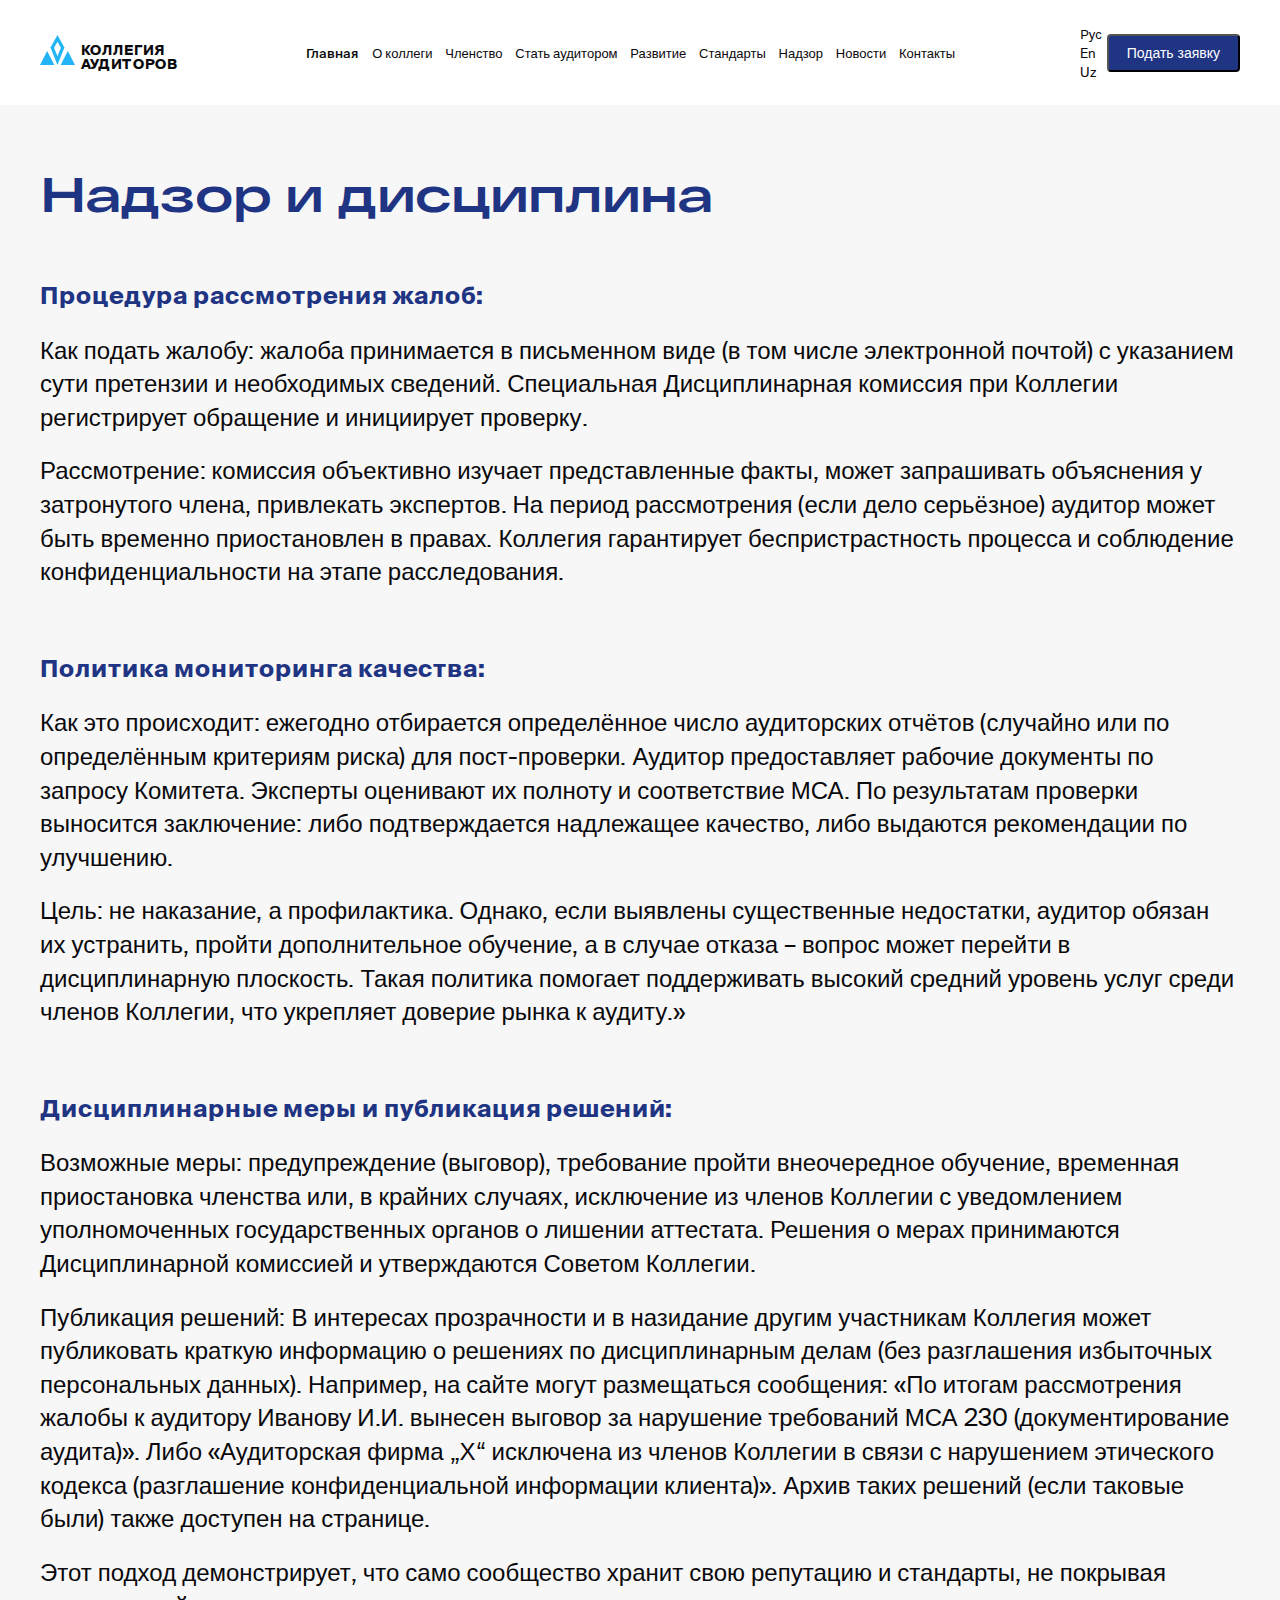
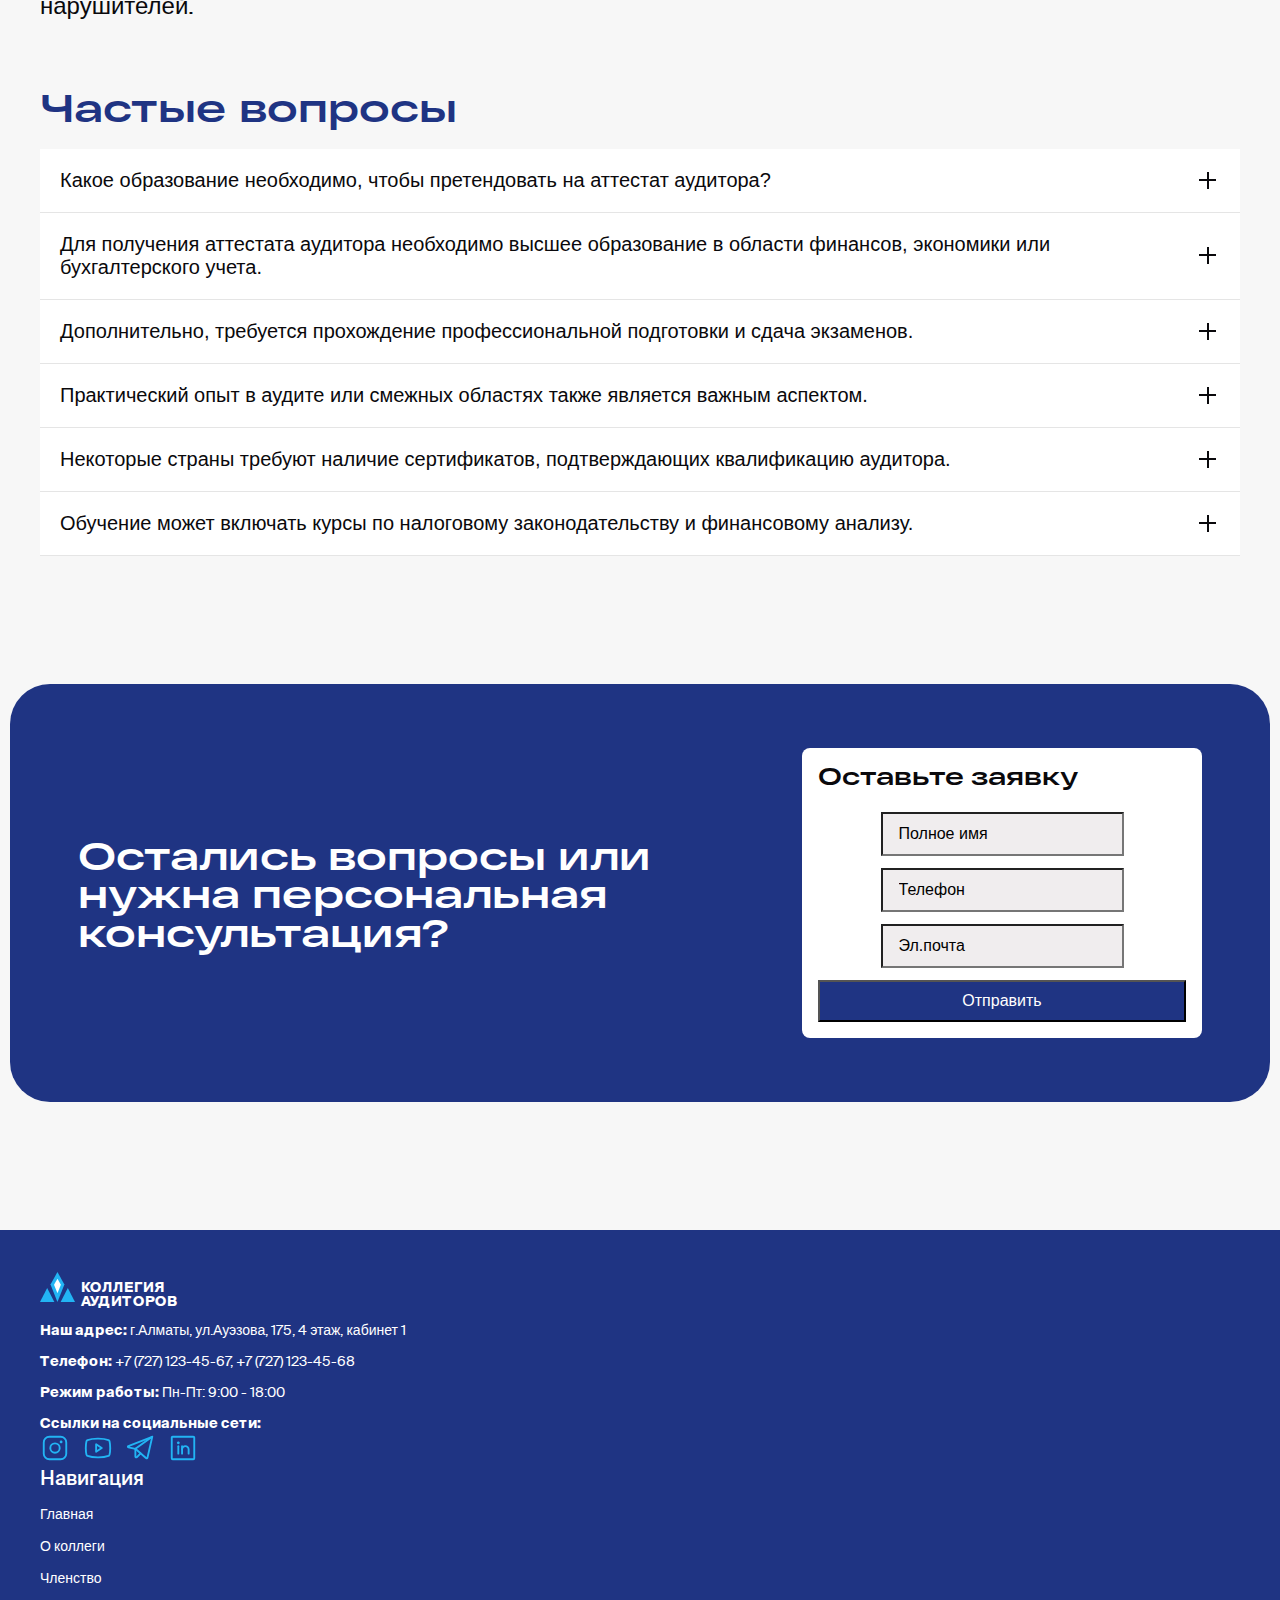
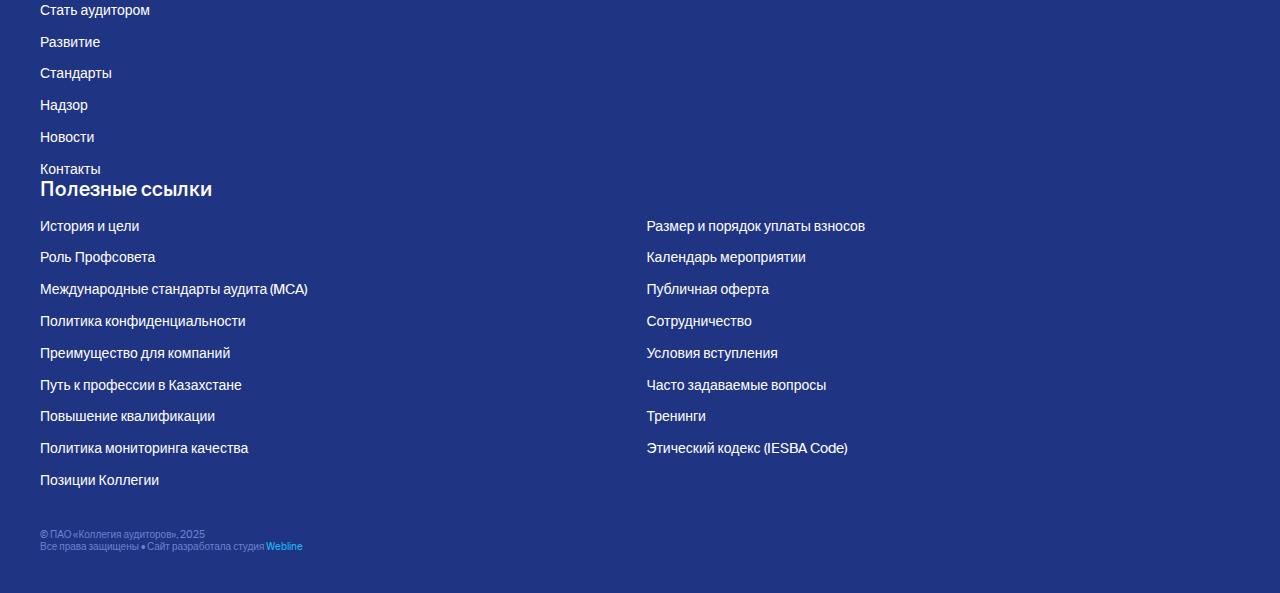
<file: assets/pages/supervision.html>
<!DOCTYPE html>
<html lang="en">
  <head>
    <meta charset="UTF-8" />
    <meta name="viewport" content="width=device-width, initial-scale=1.0" />
    <title>Надзор</title>

    <!-- Bootstrap CSS -->
    <link
      href="https://cdn.jsdelivr.net/npm/bootstrap@5.3.7/dist/css/bootstrap.min.css"
      rel="stylesheet"
      integrity="sha384-LN+7fdVzj6u52u30Kp6M/trliBMCMKTyK833zpbD+pXdCLuTusPj697FH4R/5mcr"
      crossorigin="anonymous"
    />

    <!-- Site favicon -->
    <link rel="shortcut icon" href="/assets/images/logo.svg" />

    <!-- CUSTOM CSS -->
    <link rel="stylesheet" href="/assets/css/main.css" />
    <link rel="stylesheet" href="/assets/css/responsive.css" />
  </head>
  <body>
    <header>
      <div class="container">
        <div class="header-wrapper">
          <div class="logo-wrapper">
            <a href="/index.html"
              ><img src="/assets/images/logo.svg" alt="logo"
            /></a>
            <p>Коллегия аудиторов</p>
          </div>

          <nav>
            <div class="navbar-menu-wrapper" id="nav-menu">
              <ul class="navbar-menu-list">
                <li class="navbar-menu-item">
                  <a href="/index.html" class="active">Главная</a>
                </li>
                <li class="navbar-menu-item">
                  <a href="/assets/pages/about-collegue.html">О коллеги</a>
                </li>
                <li class="navbar-menu-item">
                  <a href="/assets/pages/membership.html">Членство</a>
                </li>
                <li class="navbar-menu-item">
                  <a href="/assets/pages/become-a-member.html"
                    >Стать аудитором</a
                  >
                </li>
                <li class="navbar-menu-item">
                  <a href="/assets/pages/devolopment.html">Развитие</a>
                </li>
                <li class="navbar-menu-item">
                  <a href="/assets/pages/standards.html">Стандарты</a>
                </li>
                <li class="navbar-menu-item">
                  <a href="/assets/pages/supervision.html">Надзор</a>
                </li>
                <li class="navbar-menu-item">
                  <a href="/assets/pages/news.html">Новости</a>
                </li>
                <li class="navbar-menu-item">
                  <a href="/assets/pages/contacts.html">Контакты</a>
                </li>
              </ul>
            </div>
          </nav>

          <div class="langugage-container">
            <div class="language-wrapper">
              <div class="dropdown">
                <a
                  class="btn dropdown-toggle"
                  href="#"
                  role="button"
                  data-bs-toggle="dropdown"
                  aria-expanded="false"
                >
                  Рус
                </a>

                <ul class="dropdown-menu">
                  <li><a class="dropdown-item" href="#">En</a></li>
                  <li><a class="dropdown-item" href="#">Uz</a></li>
                </ul>
              </div>
            </div>

            <button class="btn show-btn" id="show-btn">Подать заявку</button>
            <!-- Бургер -->
            <button class="burger" id="burger-btn" aria-label="Открыть меню">
              <span></span>
              <span></span>
              <span></span>
            </button>
          </div>
        </div>
      </div>
    </header>

    <main>
      <section class="bg">
        <div class="container">
          <div class="standards-content-wrapper">
            <h1>Надзор и дисциплина</h1>
            <div class="standards-content-description-wrapper">
              <div class="standards-content-description">
                <h4>Процедура рассмотрения жалоб:</h4>
                <p>
                  <span>Как подать жалобу:</span> жалоба принимается в
                  письменном виде (в том числе электронной почтой) с указанием
                  сути претензии и необходимых сведений. Специальная
                  Дисциплинарная комиссия при Коллегии регистрирует обращение и
                  инициирует проверку.
                </p>
                <p>
                  <span>Рассмотрение:</span> комиссия объективно изучает
                  представленные факты, может запрашивать объяснения у
                  затронутого члена, привлекать экспертов. На период
                  рассмотрения (если дело серьёзное) аудитор может быть временно
                  приостановлен в правах. Коллегия гарантирует беспристрастность
                  процесса и соблюдение конфиденциальности на этапе
                  расследования.
                </p>
              </div>

              <div class="standards-content-description">
                <h4>Политика мониторинга качества:</h4>
                <p>
                  <span>Как это происходит:</span> ежегодно отбирается
                  определённое число аудиторских отчётов (случайно или по
                  определённым критериям риска) для пост-проверки. Аудитор
                  предоставляет рабочие документы по запросу Комитета. Эксперты
                  оценивают их полноту и соответствие МСА. По результатам
                  проверки выносится заключение: либо подтверждается надлежащее
                  качество, либо выдаются рекомендации по улучшению.
                </p>
                <p>
                  <span>Цель:</span> не наказание, а профилактика. Однако, если
                  выявлены существенные недостатки, аудитор обязан их устранить,
                  пройти дополнительное обучение, а в случае отказа – вопрос
                  может перейти в дисциплинарную плоскость. Такая политика
                  помогает поддерживать высокий средний уровень услуг среди
                  членов Коллегии, что укрепляет доверие рынка к аудиту.»
                </p>
              </div>

              <div class="standards-content-description">
                <h4>Дисциплинарные меры и публикация решений:</h4>
                <p>
                  <span>Возможные меры:</span> предупреждение (выговор),
                  требование пройти внеочередное обучение, временная
                  приостановка членства или, в крайних случаях, исключение из
                  членов Коллегии с уведомлением уполномоченных государственных
                  органов о лишении аттестата. Решения о мерах принимаются
                  Дисциплинарной комиссией и утверждаются Советом Коллегии.
                </p>
                <p>
                  <span>Публикация решений:</span> В интересах прозрачности и в
                  назидание другим участникам Коллегия может публиковать краткую
                  информацию о решениях по дисциплинарным делам (без разглашения
                  избыточных персональных данных). Например, на сайте могут
                  размещаться сообщения: «По итогам рассмотрения жалобы к
                  аудитору Иванову И.И. вынесен выговор за нарушение требований
                  МСА 230 (документирование аудита)». Либо «Аудиторская фирма
                  „Х“ исключена из членов Коллегии в связи с нарушением
                  этического кодекса (разглашение конфиденциальной информации
                  клиента)». Архив таких решений (если таковые были) также
                  доступен на странице. 
                </p>
                <p>
                  Этот подход демонстрирует, что само сообщество хранит свою
                  репутацию и стандарты, не покрывая нарушителей.
                </p>
              </div>
            </div>
          </div>

          <div class="become-a-member-accordion-wrapper">
            <h2>Частые вопросы</h2>
            <div class="accordion">
              <div class="accordion-item">
                <button id="accordion-button-1" aria-expanded="false">
                  <span class="accordion-title"
                    >Какое образование необходимо, чтобы претендовать на
                    аттестат аудитора?</span
                  ><span class="icon" aria-hidden="true"></span>
                </button>
                <div class="accordion-content">
                  <p>
                    Рекомендуется наличие высшего образования в области
                    бухгалтерского учёта, финансов или эквивалентной степени.
                    Кроме того, практический опыт в бухгалтерии или аудите будет
                    преимуществом.
                  </p>
                </div>
              </div>
              <div class="accordion-item">
                <button id="accordion-button-2" aria-expanded="false">
                  <span class="accordion-title"
                    >Для получения аттестата аудитора необходимо высшее
                    образование в области финансов, экономики или бухгалтерского
                    учета.</span
                  ><span class="icon" aria-hidden="true"></span>
                </button>
                <div class="accordion-content">
                  <p>
                    Рекомендуется наличие высшего образования в области
                    бухгалтерского учёта, финансов или эквивалентной степени.
                    Кроме того, практический опыт в бухгалтерии или аудите будет
                    преимуществом.
                  </p>
                </div>
              </div>
              <div class="accordion-item">
                <button id="accordion-button-3" aria-expanded="false">
                  <span class="accordion-title"
                    >Дополнительно, требуется прохождение профессиональной
                    подготовки и сдача экзаменов.</span
                  ><span class="icon" aria-hidden="true"></span>
                </button>
                <div class="accordion-content">
                  <p>
                    Рекомендуется наличие высшего образования в области
                    бухгалтерского учёта, финансов или эквивалентной степени.
                    Кроме того, практический опыт в бухгалтерии или аудите будет
                    преимуществом.
                  </p>
                </div>
              </div>
              <div class="accordion-item">
                <button id="accordion-button-4" aria-expanded="false">
                  <span class="accordion-title"
                    >Практический опыт в аудите или смежных областях также
                    является важным аспектом.</span
                  ><span class="icon" aria-hidden="true"></span>
                </button>
                <div class="accordion-content">
                  <p>
                    Рекомендуется наличие высшего образования в области
                    бухгалтерского учёта, финансов или эквивалентной степени.
                    Кроме того, практический опыт в бухгалтерии или аудите будет
                    преимуществом.
                  </p>
                </div>
              </div>
              <div class="accordion-item">
                <button id="accordion-button-5" aria-expanded="false">
                  <span class="accordion-title"
                    >Некоторые страны требуют наличие сертификатов,
                    подтверждающих квалификацию аудитора.</span
                  ><span class="icon" aria-hidden="true"></span>
                </button>
                <div class="accordion-content">
                  <p>
                    Рекомендуется наличие высшего образования в области
                    бухгалтерского учёта, финансов или эквивалентной степени.
                    Кроме того, практический опыт в бухгалтерии или аудите будет
                    преимуществом.
                  </p>
                </div>
              </div>
              <div class="accordion-item">
                <button id="accordion-button-6" aria-expanded="false">
                  <span class="accordion-title"
                    >Обучение может включать курсы по налоговому
                    законодательству и финансовому анализу.</span
                  ><span class="icon" aria-hidden="true"></span>
                </button>
                <div class="accordion-content">
                  <p>
                    Рекомендуется наличие высшего образования в области
                    бухгалтерского учёта, финансов или эквивалентной степени.
                    Кроме того, практический опыт в бухгалтерии или аудите будет
                    преимуществом.
                  </p>
                </div>
              </div>
            </div>
          </div>
        </div>
      </section>

      <section class="bg">
        <div class="consultation-wrapper">
          <div class="container">
            <div class="consultation-left-right-wrapper">
              <div class="consultation-left">
                <h2>Остались вопросы или нужна персональная консультация?</h2>
              </div>
              <div class="consultation-right">
                <div class="form-wrapper">
                  <h4>Оставьте заявку</h4>
                  <form>
                    <input
                      type="text"
                      class="form-control"
                      placeholder="Полное имя"
                      required
                    />
                    <input
                      type="tel"
                      class="form-control"
                      placeholder="Телефон"
                      required
                    />
                    <input
                      type="email"
                      class="form-control"
                      placeholder="Эл.почта"
                      required
                    />
                    <button type="submit" class="btn consultation-btn">
                      Отправить
                    </button>
                  </form>
                </div>
              </div>
            </div>
          </div>
        </div>
      </section>
    </main>

    <footer>
      <div class="container">
        <div class="row m-0">
          <div class="col-12 col-sm-6 col-lg-3 col-xl-3 mt-5">
            <div class="footer-item">
              <div class="footer-logo">
                <a href="#">
                  <img src="/assets/images/logo.svg" alt="image" />
                </a>
                <p>Коллегия аудиторов</p>
              </div>

              <ul>
                <li>
                  <p>
                    <span>Наш адрес:</span>
                    г.Алматы, ул.Ауэзова, 175, 4 этаж, кабинет 1
                  </p>
                </li>

                <li>
                  <p>
                    <span>Телефон:</span>
                    +7 (727) 123-45-67, +7 (727) 123-45-68
                  </p>
                </li>

                <li>
                  <p>
                    <span>Режим работы:</span>
                    Пн-Пт: 9:00 - 18:00
                  </p>
                </li>
              </ul>

              <div class="footer-social-wrapper">
                <h1>Ссылки на социальные сети:</h1>

                <ul>
                  <li>
                    <a href="">
                      <img
                        src="/assets/images/social/instagram.svg"
                        alt="image"
                      />
                    </a>
                  </li>
                  <li>
                    <a href="">
                      <img
                        src="/assets/images/social/youtube.svg"
                        alt="image"
                      />
                    </a>
                  </li>
                  <li>
                    <a href="">
                      <img
                        src="/assets/images/social/telegram.svg"
                        alt="image"
                      />
                    </a>
                  </li>
                  <li>
                    <a href="">
                      <img
                        src="/assets/images/social/linkedin.svg"
                        alt="image"
                      />
                    </a>
                  </li>
                </ul>
              </div>
            </div>
          </div>

          <div class="col-12 col-sm-6 col-lg-3 col-xl-3 mt-5">
            <div class="footer-item">
              <h4>Навигация</h4>
              <ul>
                <li><a href="#">Главная</a></li>
                <li><a href="#">О коллеги</a></li>
                <li><a href="#">Членство</a></li>
                <li><a href="#">Стать аудитором</a></li>
                <li><a href="#">Развитие</a></li>
                <li><a href="#">Стандарты</a></li>
                <li><a href="#">Надзор</a></li>
                <li><a href="#">Новости</a></li>
                <li><a href="#">Контакты</a></li>
              </ul>
            </div>
          </div>

          <div class="col-12 col-sm-12 col-lg-6 col-xl-6 mt-5">
            <div class="footer-item">
              <h4>Полезные ссылки</h4>

              <ul class="useful-links">
                <li>
                  <a href="#">История и цели</a>
                </li>
                <li>
                  <a href="#">Размер и порядок уплаты взносов</a>
                </li>
                <li>
                  <a href="#">Роль Профсовета</a>
                </li>
                <li>
                  <a href="#">Календарь мероприятии</a>
                </li>
                <li>
                  <a href="#">Международные стандарты аудита (MCA)</a>
                </li>
                <li>
                  <a href="#">Публичная оферта</a>
                </li>
                <li>
                  <a href="#">Политика конфиденциальности</a>
                </li>
                <li>
                  <a href="#">Сотрудничество</a>
                </li>
                <li>
                  <a href="#">Преимущество для компаний</a>
                </li>
                <li>
                  <a href="#">Условия вступления</a>
                </li>
                <li>
                  <a href="#">Путь к профессии в Казахстане</a>
                </li>
                <li>
                  <a href="#">Часто задаваемые вопросы</a>
                </li>
                <li>
                  <a href="#">Повышение квалификации</a>
                </li>
                <li>
                  <a href="#">Тренинги</a>
                </li>
                <li>
                  <a href="#">Политика мониторинга качества</a>
                </li>
                <li>
                  <a href="#">Этический кодекс (IESBA Code)</a>
                </li>
                <li>
                  <a href="#">Позиции Коллегии</a>
                </li>
              </ul>
            </div>
          </div>
        </div>

        <div class="copyright">
          <p>© ПАО «Коллегия аудиторов», 2025</p>
          <p>
            Все права защищены • Сайт разработала студия
            <a href="#">Webline</a>
          </p>
        </div>
      </div>
    </footer>

    <div class="request-modal hidden" id="request-modal">
      <div class="modal-header">
        <h3>Подать заявку</h3>
        <button class="btn close-btn" id="close-btn">
          <img src="/assets/images/x.svg" alt="image" />
        </button>
      </div>
      <form>
        <div class="form-wrapper">
          <div class="form-list">
            <div class="form-item">
              <p>Фамилия</p>
              <input type="text" name="lastName" class="form-control" />
            </div>
            <div class="form-item">
              <p>Имя</p>
              <input type="text" name="firstName" class="form-control" />
            </div>
          </div>
          <div class="form-list">
            <div class="form-item">
              <p>Эл.почта</p>
              <input type="email" name="email" class="form-control" />
            </div>
            <div class="form-item">
              <p>Номер телефона</p>
              <input type="tel" name="tel" class="form-control" />
            </div>
          </div>
          <div class="form-item">
            <p>Выберите тему</p>
            <select class="form-select" aria-label="Default select example">
              <option selected>Выбрать из списка</option>
              <option value="1">One</option>
              <option value="2">Two</option>
              <option value="3">Three</option>
            </select>
          </div>
          <div class="form-item">
            <p>Сообщение</p>
            <textarea
              class="form-control"
              placeholder="Оставьте комментарий..."
            ></textarea>
          </div>
          <div class="form-check">
            <input
              class="form-check-input"
              type="checkbox"
              value=""
              id="checkDefault"
            />
            <label class="form-check-label" for="checkDefault">
              Я принимаю Публичную оферту и Политику конфиденциальности
            </label>
          </div>
        </div>
        <button class="btn send-btn" id="send-btn">Отправить</button>
      </form>
    </div>
    <div class="overlay hidden" id="overlay"></div>
    <!-- Bootstrap Bundle JS -->
    <script
      src="https://cdn.jsdelivr.net/npm/bootstrap@5.3.7/dist/js/bootstrap.bundle.min.js"
      integrity="sha384-ndDqU0Gzau9qJ1lfW4pNLlhNTkCfHzAVBReH9diLvGRem5+R9g2FzA8ZGN954O5Q"
      crossorigin="anonymous"
    ></script>

    <!-- Custom JS -->
    <script src="/assets/js/script.js"></script>
  </body>
</html>
</file>
<file: assets/css/main.css>
/* FONTS START */
@font-face {
  font-family: "Suisse";
  src: url("../fonts/fonnts.com-Suisse_Intl_Regular.ttf") format("opentype");
  font-weight: 400;
  font-style: normal;
}

@font-face {
  font-family: "Suisse";
  src: url("../fonts/fonnts.com-Suisse_Intl_Medium.ttf") format("opentype");
  font-weight: 500;
  font-style: normal;
}

@font-face {
  font-family: "Suisse";
  src: url("../fonts/fonnts.com-Suisse_Intl_Bold.ttf") format("opentype");
  font-weight: 700;
  font-style: normal;
}

@font-face {
  font-family: "RFDewiExpanded";
  src: url("../fonts/RFDewiExpanded-Bold.ttf") format("opentype");
  font-weight: 900;
  font-style: normal;
}

/* FONTS END */

/* LAYOUT CSS END */
:root {
  --text-color-black: #0a090c;
  --text-color-white: #ffffff;
  --blue-color: #1f3483;
  --grey-color: #f0edee;
  --dark-grey: #505050;
  --red-color: #af0407;
  --light-grey: #f7f7f7;
  --card-grey-bg: #e4e9ff;
  --card-blue-bg: #2f2f46;
  --card-aqua-bg: #99eeff;
}

* {
  padding: 0;
  margin: 0;
}

*,
*::after,
*::before {
  box-sizing: border-box;
}

img {
  width: 100%;
}

html {
  scroll-behavior: smooth;
}

body {
  font-family: "Suisse", sans-serif;
}

.container {
  width: 100%;
  max-width: 1200px;
  margin: 0 auto;
  padding: 0;
}

a {
  text-decoration: none;
}

ul {
  margin: 0;
  padding: 0;
}

li {
  list-style: none;
}

button {
  cursor: pointer;
}

p {
  margin: 0;
}

::placeholder {
  color: unset;
}
/* LAYOUT CSS END */

/* HEADER CSS START */
.header-wrapper {
  display: flex;
  align-items: center;
  justify-content: space-between;
  padding: 24px 0;
  position: relative;
}
.header-wrapper .logo-wrapper {
  display: flex;
  align-items: end;
  gap: clamp(5px, 0.5vw, 10px);
}

.header-wrapper .logo-wrapper img {
  width: 35px;
  height: 35px;
}
.header-wrapper .logo-wrapper p {
  width: 100px;
  font-size: clamp(14px, 1vw, 15px);
  font-weight: 600;
  color: var(--text-color-black);
  text-transform: uppercase;
  line-height: 100%;
}

.header-wrapper .navbar-menu-wrapper .navbar-menu-list {
  display: flex;
  align-items: center;
  justify-content: center;
  gap: clamp(10px, 1vw, 16px);
}
.header-wrapper .navbar-menu-wrapper .navbar-menu-list li a {
  font-size: 13px;
  font-weight: 400;
  color: var(--text-color-black);
}
.header-wrapper .navbar-menu-wrapper .navbar-menu-list li a.active {
  font-weight: 500;
}

.header-wrapper .langugage-container {
  display: flex;
  align-items: center;
  gap: 5px;
}
.header-wrapper .langugage-container .language-wrapper .btn {
  font-size: 13px;
  font-weight: 400;
  color: var(--text-color-black);
}
.header-wrapper .langugage-container .language-wrapper .dropdown-item {
  font-size: 13px;
  font-weight: 400;
  color: var(--text-color-black);
}
.header-wrapper .langugage-container .language-wrapper .btn:active {
  border-color: transparent;
}
.header-wrapper .langugage-container .language-wrapper .btn.show {
  border-color: transparent;
}
.show-btn {
  font-size: 14px;
  font-weight: 500;
  color: var(--text-color-white);
  background-color: var(--blue-color);
  padding: 9px 18px;
  border-radius: 4px;
}
.show-btn:hover {
  background-color: var(--text-color-white);
  color: var(--blue-color);
  border-color: var(--blue-color);
}
.show-btn:focus-visible {
  color: var(--text-color-white);
  background-color: var(--blue-color);
  border-color: var(--blue-color);
  outline: 0;
}
/* Скрываем бургер на больших экранах */
.burger {
  display: none;
  flex-direction: column;
  justify-content: space-between;
  width: 24px;
  height: 18px;
  background: none;
  border: none;
  cursor: pointer;
  padding: 0;
  z-index: 1001; /* чтобы перекрывал меню */
}

.burger span {
  display: block;
  width: 100%;
  height: 3px;
  background: #000; /* цвет полосок */
  border-radius: 2px;
}
.overlay {
  position: fixed;
  top: 0;
  left: 0;
  bottom: 0;
  width: 100%;
  backdrop-filter: blur(5px);
  z-index: 1001;
}
.hidden {
  display: none;
}
.request-modal {
  position: fixed;
  top: 50%;
  left: 50%;
  transform: translate(-50%, -50%);
  width: 100%;
  max-width: 613px;
  background-color: var(--text-color-white);
  padding: clamp(16px, 1.5vw, 24px);
  z-index: 1002;
  border-radius: 8px;
}
.request-modal .modal-header {
  display: flex;
  justify-content: space-between;
  align-items: center;
}
.request-modal h3 {
  font-size: clamp(24px, 2vw, 32px);
  font-weight: 700;
  color: var(--blue-color);
  line-height: 100%;
}
.request-modal form .form-wrapper {
  display: flex;
  flex-direction: column;
  gap: clamp(5px, 1.5vw, 24px);
}
.request-modal form .form-wrapper .form-list {
  display: flex;
  gap: clamp(5px, 1.5vw, 24px);
}
.request-modal form .form-wrapper .form-list .form-item {
  display: flex;
  flex-direction: column;
  gap: 5px;
  width: 100%;
}
.request-modal form .form-wrapper .form-item p {
  font-size: clamp(14px, 1vw, 16px);
  font-weight: 400;
  color: var(--text-color-black);
}
.request-modal form .form-wrapper .form-control {
  background-color: var(--grey-color);
}
.request-modal form .form-wrapper .form-control:focus {
  box-shadow: 0 0 0 0.05rem var(--blue-color);
}
.request-modal form .form-wrapper .form-select {
  background-color: var(--grey-color);
  font-size: clamp(14px, 1vw, 16px);
  font-weight: 400;
  color: var(--dark-grey);
}
.request-modal form .form-wrapper .form-select:focus {
  box-shadow: 0 0 0 0.05rem var(--blue-color);
}
.request-modal form .form-wrapper textarea {
  height: 180px;
}
.request-modal form .form-wrapper textarea::placeholder {
  font-size: clamp(14px, 1vw, 16px);
  font-weight: 400;
  color: var(--dark-grey);
}
.request-modal form .form-wrapper .form-check input {
  width: 18px;
  height: 18px;
}
.request-modal form .form-wrapper .form-check input:focus {
  box-shadow: none;
  border-color: #dee2e6;
}

.request-modal form .form-wrapper .form-check label {
  font-size: clamp(14px, 1vw, 16px);
  font-weight: 400;
  color: var(--text-color-black);
}
.request-modal .send-btn {
  font-size: clamp(14px, 1vw, 16px);
  font-weight: 400;
  background-color: var(--blue-color);
  color: var(--text-color-white);
  padding: 9px 18px;
  border-radius: 4px;
  margin-top: clamp(10px, 1.5vw, 24px);
}
/* HEADER CSS END */

/* MAIN CSS START */
.banner-wrapper {
  background-size: cover;
  background-position: center;
  background-repeat: no-repeat;
  height: 755px;
  border-radius: 40px;
  /* border-radius: clamp(20px, 3vw, 40px); */
}
.banner-wrapper .banner-content {
  width: 100%;
  max-width: 611px;
  display: flex;
  flex-direction: column;
  gap: clamp(10px, 1vw, 16px);
  padding: 200px 0;
}
.banner-wrapper .banner-content h1 {
  font-size: clamp(24px, 3vw, 48px);
  font-weight: 700;
  color: var(--text-color-white);
  font-family: "RFDewiExpanded", "sans-serif";
  line-height: 100%;
  margin: 0;
}
.banner-wrapper .banner-content p {
  font-size: clamp(14px, 1vw, 16px);
  font-weight: 400;
  color: var(--text-color-white);
  line-height: 140%;
}
.banner-wrapper .banner-content .banner-btn-wrapper {
  display: flex;
  align-items: center;
  gap: clamp(10px, 1vw, 16px);
}

.banner-wrapper .banner-content .banner-btn-wrapper .left-btn {
  font-size: clamp(14px, 1vw, 16px);
  font-weight: 500;
  padding: 9px 18px;
  border-radius: 4px;
  background-color: var(--blue-color);
  color: var(--text-color-white);
}

.banner-wrapper .banner-content .banner-btn-wrapper .left-btn:hover {
  background-color: var(--text-color-white);
  color: var(--blue-color);
}

.banner-wrapper .banner-content .banner-btn-wrapper .right-btn {
  font-size: clamp(14px, 1vw, 16px);
  font-weight: 500;
  padding: 9px 18px;
  border-radius: 4px;
  background-color: var(--text-color-white);
  color: var(--blue-color);
}

.banner-wrapper .banner-content .banner-btn-wrapper .right-btn:hover {
  background-color: var(--blue-color);
  color: var(--text-color-white);
}
/* about collegue start*/
.about-collegue-section {
  position: relative;
  background-color: var(--light-grey);
}
/* .about-collegue-wrapper {
  background-color: var(--text-color-white);
  border-radius: 40px;
  padding: clamp(60px, 10vw, 120px) 0;
  position: absolute;
  width: 100%;
  top: -114px;
} */

.about-collegue-wrapper {
  /* background-color: var(--text-color-white); */
  background-color: var(--light-grey);
  border-radius: 40px;
  padding: clamp(60px, 10vw, 120px) 0 0;
  position: relative;
  top: -114px;
}
.about-collegue-wrapper .about-collegue {
  display: flex;
  flex-direction: column;
  justify-content: start;
  align-items: start;
  gap: clamp(14px, 1.5vw, 24px);
}
.about-collegue-wrapper .about-collegue h3 {
  font-size: clamp(24px, 2vw, 32px);
  font-weight: 700;
  color: var(--blue-color);
  line-height: 100%;
  font-family: "RFDewiExpanded", "sans-serif";
  margin: 0;
}
.about-collegue-wrapper .about-collegue p {
  font-size: clamp(14px, 1vw, 16px);
  font-weight: 400;
  color: var(--text-color-black);
  line-height: 140%;
  width: 100%;
  max-width: 650px;
}

.about-collegue-wrapper .about-collegue .about-collegue-btn {
  border: 1px solid var(--blue-color);
  color: var(--blue-color);
  border-radius: 4px;
  font-size: clamp(14px, 1vw, 16px);
  font-weight: 500;
  padding: 9px 18px;
}
.about-collegue-wrapper .about-collegue .about-collegue-btn:hover {
  background-color: var(--blue-color);
  color: var(--text-color-white);
}
/* about collegue end*/

/* fact section start */
.facts-section {
  background-color: var(--light-grey);
}
.facts-section .facts-wrapper {
  background-color: var(--blue-color);
  padding: clamp(60px, 10vw, 120px) 0;
  border-radius: 40px;
  margin: 0 10px;
}

.facts-section .facts-wrapper .facts-content {
  display: flex;
  flex-direction: column;
  gap: 40px;
}

.facts-section .facts-wrapper h3 {
  font-size: clamp(24px, 2vw, 32px);
  font-weight: 700;
  color: var(--text-color-white);
  line-height: 100%;
  font-family: "RFDewiExpanded", "sans-serif";
  margin: 0;
}
.facts-section .facts-wrapper .fact-item-wrapper {
  display: grid;
  grid-template-columns: repeat(3, 1fr);
  gap: clamp(20px, 2vw, 40px);
}
.facts-section .facts-wrapper .fact-item-wrapper .fact-item {
  display: flex;
  flex-direction: column;
  justify-content: start;
  align-items: start;
  gap: clamp(10px, 1vw, 16px);
}
.facts-section .facts-wrapper .fact-item-wrapper .fact-item h5 {
  font-size: clamp(16px, 1vw, 16px);
  font-weight: 700;
  color: var(--text-color-white);
  margin: 0;
}
.facts-section .facts-wrapper .fact-item-wrapper .fact-item p {
  font-size: clamp(16px, 1vw, 16px);
  font-weight: 400;
  color: var(--text-color-white);
  line-height: 140%;
  margin: 0;
}
.facts-section .facts-wrapper .fact-item-wrapper .fact-item .fact-btn {
  background-color: var(--text-color-white);
  color: var(--blue-color);
  border-radius: 4px;
  font-size: clamp(14px, 1vw, 16px);
  font-weight: 500;
  padding: 9px 18px;
}
.facts-section .facts-wrapper .fact-item-wrapper .fact-item .fact-btn:hover {
  background-color: var(--blue-color);
  color: var(--text-color-white);
  border-color: var(--text-color-white);
}
/* fact section end */

/* calenadr section start */
.seminar-section-wrapper {
  background-color: var(--light-grey);
}
.seminar-wrapper {
  padding: clamp(60px, 10vw, 120px) 0 0;
}
.seminar-wrapper .events-section {
  display: flex;
  justify-content: space-between;
  align-items: center;
  gap: 10px;
  margin-bottom: clamp(24px, 3vw, 48px);
  padding: 0 0.5rem;
}

.seminar-wrapper .events-section .events-title {
  font-size: clamp(24px, 2vw, 32px);
  font-weight: 700;
  color: var(--blue-color);
  line-height: 100%;
  font-family: "RFDewiExpanded", "sans-serif";
  margin: 0;
}
.seminar-wrapper .events-section .calendar-wrapper {
  border: 1px solid var(--blue-color);
  border-radius: 4px;
  padding: 10px 16px;
}

.seminar-wrapper .calendar-wrapper {
  display: flex;
  align-items: center;
  gap: 10px;
}

.seminar-wrapper .calendar-wrapper a {
  display: flex;
  flex-direction: row;
  align-items: center;
  font-size: 14px;
  font-weight: 600;
  color: var(--blue-color);
  gap: 10px;
}
.seminar-wrapper .calendar-wrapper a img {
  width: 24px;
  height: 24px;
}
/* .calendar-wrapper input[type="date"] {
  width: 25px;
  height: 25px;
  padding: 0;
  margin: 0;
  border: none;
  background: none;
  color: transparent; 
  font-size: 0; 
  cursor: pointer;
}

.calendar-wrapper input[type="date"]::-webkit-datetime-edit,
.calendar-wrapper input[type="date"]::-webkit-inner-spin-button,
.calendar-wrapper input[type="date"]::-webkit-clear-button {
  display: none;
}

.calendar-wrapper input[type="date"]::-webkit-calendar-picker-indicator {
  cursor: pointer;
  width: 24px;
  height: 24px;
  opacity: 1; 
}

.calendar-wrapper input[type="date"]::-moz-focus-inner {
  border: 0;
} */

.seminar-card-wrapper .card-wrapper {
  position: relative;
}

.seminar-card-wrapper .card-wrapper .card-img {
  position: relative;
  overflow: hidden;
  border-radius: 8px;
}

.seminar-card-wrapper .card-wrapper .card-img .green-tag {
  position: absolute;
  background-color: var(--blue-color);
  border-radius: 4px;
  color: var(--text-color-white);
  padding: 4px 8px;
  font-size: 14px;
  font-weight: 400;
  top: 16px;
  left: 16px;
}
.seminar-card-wrapper .card-wrapper .card-img .red-tag {
  position: absolute;
  background-color: var(--red-color);
  border-radius: 4px;
  color: var(--text-color-white);
  padding: 4px 8px;
  font-size: 14px;
  font-weight: 400;
  top: 16px;
  left: 16px;
}

.seminar-card-wrapper .card-wrapper .card-img .seminar-card-image {
  width: 100%;
  border-radius: 8px;
}
.seminar-card-wrapper .card-wrapper .card-img .arrow-icon-wrapper {
  position: absolute;
  bottom: 16px;
  right: 16px;
  background-color: transparent;
  backdrop-filter: blur(20px);
  border-radius: 50%;
  width: 44px;
  height: 44px;
  background-color: rgba(255, 255, 255, 0.05);
  backdrop-filter: blur(10px);
  border-top: 1px solid var(--text-color-white);
  box-shadow: 0px 2px 3px 0px rgba(34, 60, 80, 0.5);
}
.seminar-card-wrapper .card-wrapper .card-img .arrow-icon-wrapper .arrow-icon {
  width: 44px;
  height: 44px;
  border-radius: 50%;
  padding: 5px;
  color: var(--text-color-white);
}

.seminar-card-wrapper .card-wrapper .card-content {
  display: flex;
  flex-direction: column;
  gap: 10px;
  padding: 10px 0;
}
.seminar-card-wrapper .card-wrapper .card-content .card-date {
  color: var(--blue-color);
  font-size: 14px;
  font-weight: 500;
}

.seminar-card-wrapper .card-wrapper .card-content .card-header {
  font-size: 16px;
  font-weight: 700;
  color: var(--text-color-black);
  overflow: hidden;
  text-overflow: ellipsis;
  -webkit-line-clamp: 2;
  display: -webkit-box;
  -webkit-box-orient: vertical;
}
.seminar-card-wrapper .card-wrapper .card-content .card-description {
  font-size: 16px;
  font-weight: 400;
  color: var(--text-color-black);
  line-height: 140%;
  overflow: hidden;
  text-overflow: ellipsis;
  -webkit-line-clamp: 3;
  display: -webkit-box;
  -webkit-box-orient: vertical;
}

.seminar-card-wrapper .card-wrapper .card-content .card-btn {
  font-size: 15px;
  font-weight: 500;
  text-align: start;
  color: var(--blue-color);
  padding: 0;
  cursor: pointer;
}
.seminar-card-wrapper .card-wrapper .card-content .card-btn:active {
  border-color: transparent;
}

.seminar-card-wrapper .card-wrapper .card-content .card-btn::after {
  content: "";
  position: absolute;
  inset: 0;
}
/* calendar section end */

/* news section start */
.news-section-wrapper {
  background-color: var(--light-grey);
}
.news-wrapper {
  padding: clamp(60px, 10vw, 120px) 0 clamp(30px, 5vw, 60px);
}
.news-wrapper .events-section {
  display: flex;
  justify-content: space-between;
  align-items: center;
  gap: 10px;
  margin-bottom: clamp(24px, 3vw, 48px);
  padding: 0 0.5rem;
}

.news-wrapper .events-section .events-title {
  font-size: clamp(24px, 2vw, 32px);
  font-weight: 700;
  color: var(--blue-color);
  line-height: 100%;
  font-family: "RFDewiExpanded", "sans-serif";
  margin: 0;
}
.news-wrapper .events-section .calendar-wrapper {
  border: 1px solid var(--blue-color);
  border-radius: 4px;
  padding: 10px 16px;
}

.news-wrapper .calendar-wrapper {
  display: flex;
  align-items: center;
  gap: 10px;
}

.news-wrapper .calendar-wrapper a {
  display: flex;
  flex-direction: row;
  align-items: center;
  font-size: 14px;
  font-weight: 600;
  color: var(--blue-color);
  gap: 10px;
}
.news-wrapper .calendar-wrapper a img {
  width: 24px;
  height: 24px;
}

/*  */
.news-card-wrapper .card-wrapper {
  position: relative;
}

.news-card-wrapper .card-wrapper .card-img {
  position: relative;
  overflow: hidden;
  border-radius: 8px;
}

.news-card-wrapper .card-wrapper .card-img .seminar-card-image {
  width: 100%;
  border-radius: 8px;
}
.news-card-wrapper .card-wrapper .card-img .arrow-icon-wrapper {
  position: absolute;
  bottom: 16px;
  right: 16px;
  background-color: transparent;
  backdrop-filter: blur(20px);
  border-radius: 50%;
  width: 44px;
  height: 44px;
  background-color: rgba(255, 255, 255, 0.05);
  backdrop-filter: blur(10px);
  border-top: 1px solid var(--text-color-white);
  box-shadow: 0px 2px 3px 0px rgba(34, 60, 80, 0.5);
}
.news-card-wrapper .card-wrapper .card-img .arrow-icon-wrapper .arrow-icon {
  width: 44px;
  height: 44px;
  border-radius: 50%;
  padding: 5px;
  color: var(--text-color-white);
}

.news-card-wrapper .card-wrapper .card-content {
  display: flex;
  flex-direction: column;
  gap: 10px;
  padding: 10px 0;
}
.news-card-wrapper .card-wrapper .card-content .card-date {
  color: var(--blue-color);
  font-size: 14px;
  font-weight: 500;
}

.news-card-wrapper .card-wrapper .card-content .card-header {
  font-size: 16px;
  font-weight: 700;
  color: var(--text-color-black);
  overflow: hidden;
  text-overflow: ellipsis;
  -webkit-line-clamp: 2;
  display: -webkit-box;
  -webkit-box-orient: vertical;
}
.news-card-wrapper .card-wrapper .card-content .card-description {
  font-size: 16px;
  font-weight: 400;
  color: var(--text-color-black);
  line-height: 140%;
  overflow: hidden;
  text-overflow: ellipsis;
  -webkit-line-clamp: 3;
  display: -webkit-box;
  -webkit-box-orient: vertical;
}

.news-card-wrapper .card-wrapper .card-content .card-btn {
  font-size: 15px;
  font-weight: 500;
  text-align: start;
  color: var(--blue-color);
  padding: 0;
  cursor: pointer;
}
.news-card-wrapper .card-wrapper .card-content .card-btn:active {
  border-color: transparent;
}

.news-card-wrapper .card-wrapper .card-content .card-btn::after {
  content: "";
  position: absolute;
  inset: 0;
}
/* news section end */

/* partner section start */
.partner-section-wrapper {
  background-color: var(--light-grey);
  padding: clamp(30px, 5vw, 60px) 0 clamp(60px, 10vw, 120px);
}
.partner-section-wrapper .partner-wrapper .partner-header {
  margin-bottom: clamp(24px, 3vw, 48px);
  padding: 0 0.5rem;
}

.partner-section-wrapper .partner-wrapper .partner-header h3 {
  font-weight: 700;
  color: var(--blue-color);
  line-height: 100%;
  font-family: "RFDewiExpanded", "sans-serif";
  margin: 0;
  font-size: clamp(24px, 2vw, 32px);
}

.partner-section-wrapper
  .partner-wrapper
  .partner-logo-wrapper
  .partner-card-img {
  background-color: var(--text-color-white);
  display: flex;
  justify-content: center;
  align-items: center;
  padding: 10px 0;
  border-radius: 8px;
}

.partner-section-wrapper
  .partner-wrapper
  .partner-logo-wrapper
  .partner-card-img
  img {
  width: 100%;
  width: 200px;
  height: 100px;
  object-fit: contain;
}

/* partner section end */

/* ABOUT COLLEGUE PAGE START */
.about-collegue-header {
  padding: clamp(20px, 5vw, 40px) 0;
  display: flex;
  flex-direction: column;
  gap: clamp(12px, 2vw, 24px);
}

.about-collegue-header h1 {
  font-size: clamp(24px, 3vw, 48px);
  font-weight: 700;
  color: var(--text-color-black);
  font-family: "RFDewiExpanded", "sans-serif";
  line-height: 100%;
  margin: 0;
  width: 100%;
  max-width: 588px;
}

.about-collegue-header p {
  font-size: clamp(14px, 1vw, 16px);
  font-weight: 400;
  color: var(--text-color-black);
  line-height: 180%;
  width: 100%;
  max-width: 650px;
}

.about-collegue-banner {
  display: flex;
  flex-direction: column;
  /* gap: clamp(32px, 3vw, 64px); */
  /* margin-bottom: clamp(50px, 5vw, 100px); */
}
.about-collegue-banner .about-collegue-banner-wrapper img {
  border-radius: 24px;
  width: 100%;
  object-fit: cover;
}
.banner-description {
  display: flex;
  flex-direction: row;
  gap: clamp(12px, 1vw, 24px);
  margin: clamp(50px, 5vw, 100px) 0;
}

.banner-description h4 {
  font-size: clamp(24px, 3vw, 48px);
  font-weight: 700;
  color: var(--blue-color);
  font-family: "RFDewiExpanded", "sans-serif";
  line-height: 100%;
  margin: 0;
  width: 100%;
  max-width: 570px;
}

.banner-description p {
  font-size: clamp(14px, 1vw, 16px);
  font-weight: 400;
  color: var(--text-color-black);
  line-height: 180%;
  width: 100%;
  max-width: 640px;
}

.about-collegue-cards {
  display: grid;
  grid-template-columns: repeat(auto-fill, minmax(300px, 1fr));
  gap: 24px;
}

.about-collegue-card {
  padding: clamp(12px, 2vw, 24px);
  border-radius: 24px;
  display: flex;
  flex-direction: column;
  gap: clamp(10px, 1vw, 16px);
}

.about-collegue-card img {
  width: 85px;
  height: 85px;
}

.about-collegue-card h5 {
  font-size: clamp(18px, 2vw, 24px);
  font-family: "RFDewiExpanded", "sans-serif";
  font-weight: 700;
  margin: 0;
}
.about-collegue-card p {
  font-size: clamp(14px, 1vw, 16px);
  font-weight: 400;
  line-height: 140%;
}
.bg-one {
  background-color: var(--card-grey-bg);
}
.bg-two {
  background-color: var(--card-blue-bg);
}
.bg-three {
  background-color: var(--card-aqua-bg);
}
.bg-two h5,
.bg-two p {
  color: var(--card-aqua-bg);
}
.bg-three h5,
.bg-three p {
  color: var(--text-color-black);
}

.about-collegue-cards-info {
  margin-bottom: clamp(60px, 10vw, 120px);
}

.about-collegue-bg-wrapper {
  background-color: var(--blue-color);
  padding: clamp(60px, 10vw, 120px) 0;
  margin: 0 10px;
  border-radius: 40px;
}
.about-collegue-bg-wrapper .banner-description {
  margin: 0;
}
.about-collegue-bg-wrapper .banner-description h4 {
  font-size: clamp(24px, 3vw, 48px);
  font-weight: 700;
  color: var(--text-color-white);
  font-family: "RFDewiExpanded", "sans-serif";
  line-height: 100%;
  margin: 0;
  width: 100%;
  max-width: 570px;
}
.about-collegue-bg-wrapper .banner-description p {
  font-size: clamp(14px, 1vw, 16px);
  font-weight: 400;
  color: var(--text-color-white);
  line-height: 180%;
  width: 100%;
  max-width: 640px;
}
.about-collegue-bg-wrapper .banner-description .download-wrapper {
  display: flex;
  flex-direction: column;
  gap: clamp(15px, 1vw, 24px);
}
.about-collegue-bg-wrapper .banner-description .download-wrapper .download-box {
  display: flex;
  flex-direction: row;
  align-items: center;
  gap: 8px;
}
.about-collegue-bg-wrapper
  .banner-description
  .download-wrapper
  .download-box
  a {
  background-color: var(--text-color-white);
  padding: 10px 16px;
  border-radius: 4px;
  display: flex;
  flex-direction: row;
  gap: 8px;
  align-items: center;
  color: var(--blue-color);
  font-size: 14px;
  font-weight: 700;
}
.about-collegue-bg-wrapper .banner-description img {
  width: 25px;
  height: 25px;
}
/* ABOUT COLLEGUE PAGE END */

/* MEMBERSHIP PAGE START */
.enter {
  padding: clamp(32px, 5vw, 64px) 0;
  background-color: var(--light-grey);
}
.enter-left-right-wrapper {
  display: flex;
  justify-content: space-between;
  gap: 10px;
}

.enter-left-right-wrapper .enter-left {
  width: 50%;
}
.enter-left-right-wrapper .enter-left h3 {
  font-size: clamp(24px, 3vw, 48px);
  font-weight: 700;
  color: var(--blue-color);
  font-family: "RFDewiExpanded", "sans-serif";
  line-height: 100%;
  margin: 0;
}

.enter-left-right-wrapper .enter-right {
  width: 50%;
}

.enter-left-right-wrapper .enter-right p {
  font-size: clamp(16px, 2vw, 24px);
  font-weight: 400;
  color: #777777;
  line-height: 140%;
  margin: 0;
}

.enter-info-wrapper {
  padding: clamp(32px, 5vw, 64px) 0;
  display: flex;
  justify-content: space-between;
  gap: clamp(16px, 2vw, 24px);
}

.enter-info-wrapper .enter-info-left-wrapper,
.enter-info-wrapper .enter-info-right-wrapper {
  display: flex;
  flex-direction: column;
}

.enter-info-wrapper .enter-info-left-wrapper h5,
.enter-info-wrapper .enter-info-right-wrapper h5 {
  font-size: clamp(18px, 2vw, 24px);
  font-weight: 700;
  color: var(--text-color-black);
  line-height: 140%;
  margin: 0;
}

.enter-info-wrapper .enter-info-left-wrapper .text-color,
.enter-info-wrapper .enter-info-right-wrapper .text-color {
  font-size: clamp(18px, 2vw, 24px);
  font-weight: 400;
  color: #22b4f4;
  line-height: 140%;
  margin-bottom: clamp(10px, 1vw, 16px);
}

.enter-info-wrapper .enter-info-left-description,
.enter-info-wrapper .enter-info-right-description {
  display: flex;
  flex-direction: column;
  gap: clamp(10px, 1vw, 16px);
}

.enter-info-wrapper .enter-info-left-description p,
.enter-info-wrapper .enter-info-right-description p {
  font-size: clamp(14px, 1vw, 16px);
  font-weight: 400;
  color: var(--text-color-black);
  line-height: 140%;
}

.bg {
  background-color: var(--light-grey);
  padding: clamp(32px, 5vw, 64px) 0;
}
.enter-one-wrapper {
  display: flex;
  flex-direction: column;
  gap: clamp(16px, 2vw, 24px);
}
.enter-one-wrapper h1 {
  font-size: clamp(24px, 3vw, 48px);
  font-weight: 700;
  color: var(--blue-color);
  font-family: "RFDewiExpanded", "sans-serif";
  line-height: 100%;
  margin: 0;
  width: 100%;
  max-width: 792px;
}
.enter-one-wrapper p {
  font-size: clamp(16px, 2vw, 24px);
  font-weight: 400;
  color: #777777;
  line-height: 140%;
  margin: 0;
  width: 100%;
  max-width: 792px;
}

.enter-one-wrapper .card-wrapper {
  display: flex;
  gap: 5px;
}

.enter-one-wrapper .card-wrapper .card-item {
  display: flex;
  flex-direction: column;
  justify-content: space-between;
  background-color: var(--text-color-white);
  border-radius: 8px;
  padding: clamp(10px, 1vw, 16px) clamp(10px, 1vw, 16px) 0;
  width: 20%;
}

.enter-one-wrapper .card-wrapper .card-item h6 {
  font-size: 14px;
  font-weight: 700;
  color: var(--text-color-black);
  line-height: 140%;
}

.enter-one-wrapper .card-wrapper .card-item p {
  font-size: 12px;
  font-weight: 400;
  color: var(--text-color-black);
  line-height: 140%;
  width: 100%;
  max-width: 1200px;
}

.enter-one-wrapper .card-wrapper .card-item span {
  font-size: clamp(65px, 8vw, 80px);
  font-weight: 700;
  color: var(--card-grey-bg);
  line-height: 140%;
  margin: 0;
}

.enter-two-wrapper {
  display: flex;
  flex-direction: column;
  gap: clamp(20px, 2vw, 32px);
  padding: clamp(32px, 5vw, 64px) 0;
}
.enter-two-wrapper h1 {
  font-size: clamp(20px, 2vw, 32px);
  font-weight: 700;
  color: var(--blue-color);
  font-family: "RFDewiExpanded", "sans-serif";
  line-height: 100%;
  margin: 0;
  width: 100%;
  max-width: 588px;
}
.enter-two-wrapper .enter-two-left-right-wrapper {
  display: flex;
  gap: clamp(14px, 2vw, 20px);
}
.enter-two-wrapper .enter-two-left-right-wrapper .enter-two-left-wrapper,
.enter-two-wrapper .enter-two-left-right-wrapper .enter-two-right-wrapper {
  width: 50%;
}
.enter-two-wrapper .enter-two-left-right-wrapper h5 {
  font-size: clamp(15px, 1.5vw, 18px);
  font-weight: 700;
  color: var(--text-color-black);
  margin-bottom: 8px;
}
.enter-two-wrapper .enter-two-left-right-wrapper ul {
  display: flex;
  flex-direction: column;
  gap: 10px;
  padding-left: 20px;
}
.enter-two-wrapper .enter-two-left-right-wrapper ul li {
  font-size: 14px;
  font-weight: 400;
  color: var(--text-color-black);
  list-style: disc;
}

.enter-three-wrapper .enter-three-left-right-wrapper {
  display: flex;
  gap: 21px;
}
.enter-three-wrapper .enter-three-left-right-wrapper .enter-three-left,
.enter-three-wrapper .enter-three-left-right-wrapper .enter-three-right {
  width: 50%;
}
.enter-three-wrapper .enter-three-left-right-wrapper .enter-three-left h5 {
  font-size: clamp(15px, 1.5vw, 18px);
  font-weight: 700;
  color: var(--text-color-black);
  margin-bottom: 8px;
}
.enter-three-wrapper .enter-three-left-right-wrapper .enter-three-left ul {
  display: flex;
  flex-direction: column;
  gap: 10px;
  padding-left: 20px;
}
.enter-three-wrapper .enter-three-left-right-wrapper .enter-three-left ul li {
  font-size: 14px;
  font-weight: 400;
  color: var(--text-color-black);
  list-style: disc;
}
.enter-three-wrapper .enter-three-left-right-wrapper .enter-three-right {
  display: flex;
  flex-direction: row;
  gap: clamp(14px, 2vw, 24px);
}
.enter-three-wrapper
  .enter-three-left-right-wrapper
  .enter-three-right
  .enter-three-right-card-blue {
  background-color: var(--blue-color);
  border-radius: 12px;
  padding: clamp(12px, 2vw, 24px);
  width: 50%;
  display: flex;
  flex-direction: column;
  justify-content: space-between;
  gap: 35px;
}
.enter-three-wrapper
  .enter-three-left-right-wrapper
  .enter-three-right
  .enter-three-right-card-white {
  background-color: var(--text-color-white);
  border-radius: 12px;
  padding: clamp(12px, 2vw, 24px);
  width: 50%;
  display: flex;
  flex-direction: column;
  justify-content: space-between;
  gap: 35px;
}
.enter-three-wrapper
  .enter-three-left-right-wrapper
  .enter-three-right
  .enter-three-right-card-blue
  h5,
.enter-three-wrapper
  .enter-three-left-right-wrapper
  .enter-three-right
  .enter-three-right-card-white
  h5 {
  font-size: 12px;
  font-weight: 700;
  color: var(--card-aqua-bg);
  font-family: "RFDewiExpanded", "sans-serif";
}
.enter-three-wrapper
  .enter-three-left-right-wrapper
  .enter-three-right
  .enter-three-right-card-blue
  h3 {
  font-size: 18px;
  font-weight: 700;
  color: var(--text-color-white);
  font-family: "RFDewiExpanded", "sans-serif";
  line-height: 100%;
  margin-bottom: 10px;
}
.enter-three-wrapper
  .enter-three-left-right-wrapper
  .enter-three-right
  .enter-three-right-card-blue
  p {
  font-size: 12px;
  font-weight: 400;
  color: var(--text-color-white);
  line-height: 140%;
}
.enter-three-wrapper
  .enter-three-left-right-wrapper
  .enter-three-right
  .enter-three-right-card-white
  h3 {
  font-size: 18px;
  font-weight: 700;
  color: var(--blue-color);
  font-family: "RFDewiExpanded", "sans-serif";
  line-height: 100%;
  margin-bottom: 10px;
}
.enter-three-wrapper
  .enter-three-left-right-wrapper
  .enter-three-right
  .enter-three-right-card-white
  p {
  font-size: 12px;
  font-weight: 400;
  color: var(--blue-color);
  line-height: 100%;
}

.enter-three-wrapper
  .enter-three-left-right-wrapper
  .enter-three-right
  .enter-three-right-card-blue
  img,
.enter-three-wrapper
  .enter-three-left-right-wrapper
  .enter-three-right
  .enter-three-right-card-white
  img {
  display: flex;
  justify-content: center;
  align-items: center;
  width: 177px;
  height: 177px;
  object-fit: cover;
  margin: 0 auto;
}
.enter-three-wrapper
  .enter-three-left-right-wrapper
  .enter-three-right
  .enter-three-right-card-blue
  .show-btn {
  background-color: var(--text-color-white);
  color: var(--blue-color);
}
.enter-three-wrapper
  .enter-three-left-right-wrapper
  .enter-three-right
  .enter-three-right-card-blue
  .show-btn:hover {
  background-color: var(--blue-color);
  color: var(--text-color-white);
  border-color: var(--text-color-white);
}
.enter-three-wrapper
  .enter-three-left-right-wrapper
  .enter-three-right
  .enter-three-right-card-white
  .member-right-btn {
  font-size: 14px;
  font-weight: 500;
  padding: 9px 18px;
  border-radius: 4px;
  background-color: var(--blue-color);
  color: var(--text-color-white);
}
.enter-three-wrapper
  .enter-three-left-right-wrapper
  .enter-three-right
  .enter-three-right-card-white
  .member-right-btn:hover {
  background-color: var(--text-color-white);
  color: var(--blue-color);
  border-color: var(--blue-color);
}

.table-accordion-wrapper {
  display: flex;
  align-items: center;
  gap: 10px;
  margin-bottom: clamp(20px, 2vw, 40px);
}

.table-accordion-wrapper .left-accordion select,
.table-accordion-wrapper .right-accordion select {
  font-size: 14px;
  font-weight: 500;
  line-height: 120%;
  padding: 12px 16px;
}

.table-accordion-wrapper .left-accordion select:focus,
.table-accordion-wrapper .right-accordion select:focus {
  box-shadow: none;
  outline: 0;
  border-color: var(--blue-color);
}

/* table */
.enter-four-wrapper {
  padding: clamp(32px, 5vw, 64px) 0;
}
.enter-four-wrapper .enter-four-header {
  display: flex;
  flex-direction: column;
  gap: clamp(12px, 1vw, 24px);
  margin: clamp(32px, 5vw, 64px) 0 clamp(20px, 2vw, 40px);
}
.enter-four-wrapper .enter-four-header h1 {
  font-size: clamp(24px, 3vw, 48px);
  font-weight: 700;
  color: var(--blue-color);
  font-family: "RFDewiExpanded", "sans-serif";
  line-height: 100%;
  margin: 0;
  width: 100%;
  max-width: 588px;
}
.enter-four-wrapper .enter-four-header p {
  font-size: clamp(16px, 2vw, 24px);
  font-weight: 400;
  color: #8a8a8a;
  line-height: 140%;
  margin: 0;
  width: 100%;
}
.table_component table {
  /* border: 1px solid #dededf; */
  height: 100%;
  width: 100%;
  /* table-layout: fixed; */
  border-collapse: collapse;
  border-spacing: 1px;
  text-align: left;
  border-radius: 10px;
  overflow: hidden;
  border-collapse: separate;
}

.table_component table thead tr th:first-child {
  border-top-left-radius: 10px;
}
.table_component table thead tr th:last-child {
  border-top-right-radius: 10px;
}
.table_component table tbody tr:last-child td:first-child {
  border-bottom-left-radius: 10px;
}
.table_component table tbody tr:last-child td:last-child {
  border-bottom-right-radius: 10px;
}

.table_component caption {
  caption-side: top;
  text-align: left;
}

.table_component th {
  border: 1px solid #dededf;
  background-color: #1f3483;
  color: #fff;
  padding: 12px;
  font-size: 14px;
  font-weight: 700;
}

.table_component td {
  /* border: 1px solid #dededf; */
  background-color: #ffffff;
  color: #000000;
  padding: 10px;
  font-size: clamp(12px, 1vw, 14px);
}
.table_component tbody tr:nth-child(even) td {
  background-color: #f0edee;
}
/* table */
/* MEMBERSHIP PAGE END */

/* BECOME A MEMBER PAGE START */
.become-a-member-banner {
  background-size: cover;
  background-position: center;
  background-repeat: no-repeat;
  height: 755px;
  border-radius: 40px;
  margin: 10px;
  display: flex;
  justify-content: center;
  align-items: center;
  gap: clamp(16px, 1.5vw, 24px);
}
.become-a-member-banner h1 {
  font-size: clamp(16px, 3vw, 48px);
  font-weight: 700;
  color: var(--text-color-white);
  font-family: "RFDewiExpanded", "sans-serif";
  line-height: 100%;
  margin-bottom: clamp(16px, 1.5vw, 24px);
  width: 100%;
  max-width: 1100px;
}
.become-a-member-banner p {
  font-size: clamp(14px, 2vw, 32px);
  font-weight: 400;
  color: var(--text-color-white);
  line-height: 140%;
  margin: 0;
}
.become-a-member-content-wrapper {
  padding: 0 0 clamp(32px, 5vw, 64px) 0;
}
.become-a-member-content-wrapper h3 {
  font-size: clamp(16px, 3vw, 48px);
  font-weight: 700;
  color: var(--blue-color);
  font-family: "RFDewiExpanded", "sans-serif";
  line-height: 100%;
  margin-bottom: clamp(16px, 1.5vw, 24px);
}
.become-a-member-content-wrapper p {
  font-size: clamp(16px, 2vw, 24px);
  font-weight: 400;
  color: var(--text-color-black);
  line-height: 140%;
  margin-bottom: clamp(16px, 1.5vw, 24px);
}
.become-a-member-content-wrapper p:last-child {
  margin-bottom: 0;
}
.become-a-member-content-wrapper p span {
  font-weight: 700;
}
/* accordion */
.become-a-member-accordion-wrapper h2 {
  font-size: clamp(16px, 3vw, 48px);
  font-weight: 700;
  color: var(--blue-color);
  font-family: "RFDewiExpanded", "sans-serif";
  line-height: 100%;
  margin-bottom: clamp(23px, 1.5vw, 32px);
}
.become-a-member-accordion-wrapper .accordion {
  --bs-accordion-border-color: transparent;
  --bs-accordion-border-width: 0px;
}
.become-a-member-accordion-wrapper .accordion .accordion-item {
  border-bottom: 1px solid #e5e5e5;
  background-color: var(--text-color-white);
}
.become-a-member-accordion-wrapper
  .accordion
  .accordion-item
  button[aria-expanded="true"] {
  border-bottom: 1px solid #e5e5e5;
}
.become-a-member-accordion-wrapper .accordion button {
  position: relative;
  display: flex;
  align-items: center;
  justify-content: space-between;
  gap: 12px;
  text-align: left;
  width: 100%;
  padding: 1em;
  color: var(--text-color-black);
  font-size: clamp(14px, 2vw, 20px);
  font-weight: 500;
  border: none;
  background: none;
  outline: none;
}
.become-a-member-accordion-wrapper .accordion button:hover,
.become-a-member-accordion-wrapper .accordion button:focus {
  cursor: pointer;
  color: var(--blue-color);
}
.become-a-member-accordion-wrapper .accordion button:hover::after,
.become-a-member-accordion-wrapper .accordion button:focus::after {
  cursor: pointer;
  color: var(--blue-color);
  border: 1px solid var(--blue-color);
}
.become-a-member-accordion-wrapper .accordion button .accordion-title {
  flex: 1 1 auto;
  /* margin-right: 12px; */
  padding: 0;
  word-break: break-word;
}
.become-a-member-accordion-wrapper .accordion button .icon {
  position: relative;
  flex: 0 0 22px;
  width: 22px;
  height: 22px;
  display: inline-block;
}
.become-a-member-accordion-wrapper .accordion button .icon::before {
  display: block;
  position: absolute;
  content: "";
  top: 9px;
  left: 1px;
  width: 17px;
  height: 2px;
  background: currentColor;
}
.become-a-member-accordion-wrapper .accordion button .icon::after {
  display: block;
  position: absolute;
  content: "";
  top: 2px;
  left: 9px;
  width: 2px;
  height: 17px;
  background: currentColor;
}
.become-a-member-accordion-wrapper .accordion button[aria-expanded="true"] {
  color: var(--blue-color);
}
.become-a-member-accordion-wrapper
  .accordion
  button[aria-expanded="true"]
  .icon::after {
  width: 0;
}
.become-a-member-accordion-wrapper
  .accordion
  button[aria-expanded="true"]
  + .accordion-content {
  opacity: 1;
  max-height: 9em;
  transition: all 200ms linear;
  will-change: opacity, max-height;
  background-color: #f0edee;
}
.become-a-member-accordion-wrapper .accordion .accordion-content {
  opacity: 0;
  max-height: 0;
  overflow: hidden;
  transition: opacity 200ms linear, max-height 200ms linear;
  will-change: opacity, max-height;
}
.become-a-member-accordion-wrapper .accordion .accordion-content p {
  font-size: clamp(14px, 2vw, 20px);
  font-weight: 400;
  color: var(--text-color-black);
  margin: 16px 0;
  padding: 0 32px;
}
/* accordion */
/* BECOME A MEMBER PAGE END */

/* CONSULTATION START */
.consultation-wrapper {
  background-color: var(--blue-color);
  padding: clamp(32px, 5vw, 64px) 0;
  margin: 0 10px clamp(32px, 5vw, 64px);
  border-radius: 40px;
}

.consultation-wrapper .consultation-left-right-wrapper {
  display: flex;
  justify-content: center;
  align-items: center;
  gap: clamp(14px, 2vw, 24px);
}

.consultation-wrapper .consultation-left-right-wrapper .consultation-left h2 {
  font-size: clamp(24px, 3vw, 46px);
  font-weight: 700;
  color: var(--text-color-white);
  font-family: "RFDewiExpanded", "sans-serif";
  line-height: 100%;
  width: 100%;
  max-width: 700px;
}
.consultation-wrapper .consultation-left-right-wrapper .consultation-right {
  width: 100%;
  max-width: 400px;
}
.consultation-wrapper
  .consultation-left-right-wrapper
  .consultation-right
  .form-wrapper {
  background-color: var(--text-color-white);
  padding: 16px;
  border-radius: 8px;
}
.consultation-wrapper
  .consultation-left-right-wrapper
  .consultation-right
  .form-wrapper
  h4 {
  font-size: clamp(14px, 2vw, 24px);
  font-weight: 700;
  color: var(--text-color-black);
  font-family: "RFDewiExpanded", "sans-serif";
  line-height: 100%;
  margin-bottom: clamp(14px, 2vw, 24px);
}
.consultation-wrapper
  .consultation-left-right-wrapper
  .consultation-right
  .form-wrapper
  form {
  display: flex;
  flex-direction: column;
  justify-content: center;
  align-items: center;
  gap: 12px;
}
.consultation-wrapper
  .consultation-left-right-wrapper
  .consultation-right
  .form-wrapper
  form
  input {
  background-color: #f0edee;
  font-size: 16px;
  padding: 11px 16px;
}
.consultation-wrapper
  .consultation-left-right-wrapper
  .consultation-right
  .form-wrapper
  form
  input:focus {
  box-shadow: none;
  border-color: var(--blue-color);
}

.consultation-wrapper
  .consultation-left-right-wrapper
  .consultation-right
  .form-wrapper
  form
  .consultation-btn {
  background-color: var(--blue-color);
  color: var(--text-color-white);
  width: 100%;
  font-size: 16px;
  padding: 10px 15px;
}
/* CONSULTATION END */

/* DEVOLOPMENT PAGE START */
.development {
  padding: clamp(32px, 5vw, 64px) 0;
}
.seminar-wrapper .events-section .events-title-development {
  font-size: clamp(24px, 4vw, 48px);
  font-weight: 700;
  color: var(--blue-color);
  line-height: 100%;
  font-family: "RFDewiExpanded", "sans-serif";
  margin: 0 auto;
  text-align: center;
  width: 100%;
  max-width: 792px;
}
.standards-content-wrapper {
  display: flex;
  flex-direction: column;
  gap: clamp(32px, 5vw, 64px);
  margin-bottom: clamp(32px, 5vw, 64px);
}
.standards-content-wrapper h1 {
  font-size: clamp(24px, 4vw, 48px);
  font-weight: 700;
  color: var(--blue-color);
  line-height: 100%;
  font-family: "RFDewiExpanded", "sans-serif";
  margin: 0;
}
.standards-content-wrapper .standards-content-description-wrapper {
  display: flex;
  flex-direction: column;
  gap: clamp(32px, 5vw, 64px);
}
.standards-content-wrapper
  .standards-content-description-wrapper
  .standards-content-description {
  display: flex;
  flex-direction: column;
  gap: clamp(14px, 2vw, 20px);
}
.standards-content-wrapper
  .standards-content-description-wrapper
  .standards-content-description
  h4 {
  font-size: clamp(16px, 2vw, 24px);
  font-weight: 700;
  color: var(--blue-color);
  line-height: 140%;
  margin: 0;
}

.standards-content-wrapper
  .standards-content-description-wrapper
  .standards-content-description
  p {
  font-size: clamp(16px, 2vw, 24px);
  font-weight: 400;
  color: var(--text-color-black);
  line-height: 140%;
}
.zero-padding {
  padding: 0;
}
/* DEVOLOPMENT PAGE END*/

/* NEWS DETAIL PAGE START */
.seminar-wrapper .events-section .events-title-news-detail {
  font-size: clamp(24px, 4vw, 48px);
  font-weight: 700;
  color: var(--blue-color);
  line-height: 100%;
  font-family: "RFDewiExpanded", "sans-serif";
  margin: 0;
}
.news-image-banner {
  padding: 0 10px;
}
.news-image-banner img {
  width: 100%;
  height: auto;
  aspect-ratio: 2.3/1;
  object-fit: cover;
  margin: 0 auto;
  border-radius: 40px;
}
.news-detail-content-wrapper {
  padding: clamp(16px, 2vw, 32px) 0;
}
.news-detail-content-wrapper .news-nav {
  display: flex;
  align-items: center;
  gap: 8px;
}
.news-detail-content-wrapper .news-nav a {
  color: #8a8a8a;
  font-size: clamp(10px, 2vw, 24px);
  font-weight: 500;
}
.news-detail-content-wrapper .news-nav .news-active {
  color: var(--blue-color);
  font-weight: 500;
}

.news-detail-content-wrapper .news-detail-header-wrapper {
  display: flex;
  flex-direction: column;
  gap: 16px;
  margin: clamp(16px, 2vw, 24px) 0;
}
.news-detail-content-wrapper .news-detail-header-wrapper h1 {
  font-size: clamp(16px, 3vw, 48px);
  font-weight: 700;
  color: var(--blue-color);
  font-family: "RFDewiExpanded", "sans-serif";
  line-height: 100%;
  width: 100%;
  max-width: 900px;
  margin: 0;
}
.news-detail-content-wrapper .news-detail-body-wrapper {
  display: flex;
  flex-direction: column;
  gap: clamp(20px, 3vw, 40px);
}
.news-detail-content-wrapper .news-detail-body-wrapper p {
  font-size: clamp(16px, 2vw, 24px);
  font-weight: 400;
  color: var(--text-color-black);
  line-height: 140%;
}
.news-detail-content-wrapper .news-detail-body-wrapper p span {
  font-size: clamp(16px, 2vw, 24px);
  font-weight: 700;
  color: var(--text-color-black);
  line-height: 140%;
}
/* NEWS DETAIL PAGE END */

/* CONTACT START */
.contact-container {
  display: flex;
  flex-direction: column;
  gap: clamp(64px, 5vw, 128px);
}
.contact-wrapper {
  display: grid;
  grid-template-columns: repeat(2, 1fr);
  gap: clamp(16px, 1.5vw, 20px);
}
.contact-wrapper .contact-content {
  display: flex;
  flex-direction: column;
  gap: clamp(16px, 1.5vw, 20px);
}
.contact-wrapper .contact-content h6 {
  font-size: 16px;
  font-weight: 600;
  line-height: 150%;
  color: var(--text-color-black);
  margin: 0;
}
.contact-wrapper .contact-content h1 {
  font-size: clamp(24px, 3vw, 48px);
  font-weight: 700;
  color: var(--blue-color);
  font-family: "RFDewiExpanded", "sans-serif";
  line-height: 100%;
  margin: 0;
}
.contact-wrapper .contact-content p {
  font-size: 18px;
  font-weight: 400;
  color: var(--text-color-black);
  line-height: 150%;
}
.contact-wrapper .contact-content ul {
  display: flex;
  flex-direction: column;
  gap: 10px;
}
.contact-wrapper .contact-content ul li {
  display: flex;
  align-items: center;
  gap: 10px;
}
.contact-wrapper .contact-content ul li a,
.contact-wrapper .contact-content ul li p {
  font-size: 16px;
  font-weight: 500;
  color: var(--text-color-black);
}
.contact-wrapper .contact-content ul li img {
  width: 30px;
  height: 30px;
}
.contact-wrapper .contact-form {
  display: flex;
  justify-content: end;
}

.contact-wrapper .contact-form form {
  display: flex;
  flex-direction: column;
  gap: clamp(16px, 1.5vw, 24px);
  width: 100%;
  max-width: 490px;
}

.contact-wrapper .contact-form form .form-item-wrapper {
  display: flex;
  justify-content: space-between;
  gap: clamp(16px, 1.5vw, 24px);
}
.contact-wrapper .contact-form form .form-item-wrapper .form-item {
  display: flex;
  flex-direction: column;
  gap: 5px;
  width: 100%;
}
.contact-wrapper .contact-form form .form-item-wrapper-two {
  display: flex;
  flex-direction: column;
  gap: 5px;
  width: 100%;
}
.contact-wrapper .contact-form form .form-item-wrapper-three {
  display: flex;
  flex-direction: column;
  gap: 5px;
  width: 100%;
}
.contact-wrapper .contact-form form .form-item-wrapper-three textarea {
  background-color: #f0edee;
  font-size: 15px;
  padding: 11px 16px;
}
.contact-wrapper .contact-form form .form-item-wrapper-two select {
  background-color: #f0edee;
  font-size: 15px;
  padding: 11px 16px;
}
.contact-wrapper .contact-form form p {
  font-size: 15px;
  font-weight: 400;
  color: var(--text-color-black);
}
.contact-wrapper .contact-form form input {
  background-color: #f0edee;
  font-size: 15px;
  padding: 11px 16px;
}
.contact-wrapper .contact-form form input:focus {
  box-shadow: none;
  border-color: var(--blue-color);
}
.contact-wrapper .contact-form form .checkbox-wrapper .form-check {
  display: flex;
  flex-direction: row;
  gap: 12px;
}
.contact-wrapper .contact-form form .checkbox-wrapper input {
  width: 20px;
  height: 20px;
  background-color: transparent;
  padding: 0;
}
.contact-wrapper
  .contact-form
  form
  .checkbox-wrapper
  .form-check-input:checked[type="checkbox"] {
  background-image: url("data:image/svg+xml,%3csvg xmlns='http://www.w3.org/2000/svg' viewBox='0 0 20 20'%3e%3cpath fill='blue' d='M16.704 5.29a1 1 0 0 1 0 1.42l-7.778 7.778a1 1 0 0 1-1.42 0L3.296 10.28a1 1 0 0 1 1.42-1.42l3.79 3.79 7.068-7.07a1 1 0 0 1 1.42 0z'/%3e%3c/svg%3e");
}

.contact-wrapper .contact-form form .checkbox-wrapper label {
  font-size: 16px;
  font-weight: 400;
  line-height: 140%;
  color: var(--text-color-black);
}
.contact-wrapper .contact-form form .contact-btn-wrapper {
  display: flex;
  justify-content: start;
  align-items: start;
}
.contact-wrapper .contact-form form .contact-btn-wrapper .contact-btn {
  background-color: var(--blue-color);
  color: var(--text-color-white);
  font-size: 16px;
  padding: 10px 16px;
}
.contact-map-wrapper iframe {
  width: 100%;
  height: auto;
  aspect-ratio: 1440 / 660;
  border-radius: 20px;
}
/* CONTACT END */

/* footer start */
footer {
  background-color: var(--blue-color);
  padding: clamp(20px, 5vw, 40px) 0;
}
.footer-item {
  display: flex;
  flex-direction: column;
  gap: clamp(12px, 1vw, 24px);
}
.footer-item .footer-logo {
  display: flex;
  flex-direction: row;
  align-items: end;
  gap: clamp(5px, 0.5vw, 10px);
}
.footer-item .footer-logo a img {
  width: 35px;
  height: 35px;
}

.footer-item .footer-logo p {
  width: 100px;
  font-size: clamp(14px, 1vw, 15px);
  font-weight: 600;
  color: var(--text-color-white);
  text-transform: uppercase;
  line-height: 100%;
}

.footer-item ul {
  display: flex;
  flex-direction: column;
  gap: clamp(12px, 1vw, 24px);
}

.footer-item ul li p {
  font-size: 14px;
  font-weight: 400;
  color: var(--text-color-white);
}

.footer-item ul li p span {
  font-size: 14px;
  font-weight: 700;
  color: var(--text-color-white);
}

.footer-item .footer-social-wrapper h1 {
  font-size: 14px;
  font-weight: 700;
  color: var(--text-color-white);
}

.footer-item .footer-social-wrapper ul {
  display: flex;
  flex-direction: row;
}

.footer-item .footer-social-wrapper ul li img {
  width: 30px;
  height: 30px;
}

.footer-item h4 {
  font-size: clamp(18px, 1.5vw, 24px);
  font-weight: 500;
  color: var(--text-color-white);
}

.footer-item ul li a {
  font-size: 14px;
  font-weight: 400;
  color: var(--text-color-white);
}

.footer-item .useful-links {
  display: grid;
  grid-template-columns: repeat(2, 1fr);
}

.copyright {
  margin-top: clamp(20px, 5vw, 40px);
}

.copyright p {
  font-size: 10px;
  font-weight: 400;
  color: #6d81d1;
}

.copyright p a {
  font-size: 10px;
  font-weight: 400;
  color: #22b4f4;
}
/* footer end */

/* MAIN CSS END */
</file>
<file: assets/css/responsive.css>
@media (max-width: 1200px) {
  .container {
    padding: 0 10px;
  }
  .banner-wrapper {
    height: 655px;
    position: relative;
  }
  /* membership */
  .enter-one-wrapper .card-wrapper {
    display: grid;
    grid-template-columns: repeat(4, 1fr);
  }
  .enter-one-wrapper .card-wrapper .card-item {
    width: 100%;
  }
  .enter-three-wrapper .enter-three-left-right-wrapper {
    flex-direction: column;
  }
  .enter-three-wrapper .enter-three-left-right-wrapper .enter-three-left,
  .enter-three-wrapper .enter-three-left-right-wrapper .enter-three-right {
    width: 100%;
    text-align: center;
  }
  /* membership */
  /* become a member */
  .become-a-member-banner {
    height: 655px;
  }
  /* become a member */
}

@media (max-width: 992px) {
  .burger {
    display: flex;
  }

  nav {
    position: absolute;
    top: 80px;
    width: 100%;
    /* height: 100%; */
    background: #fff;
    box-shadow: -2px 0 8px rgba(0, 0, 0, 0.2);
    transition: 0.3s ease;
    transform: translateX(-100vw);
    transition: transform 0.3s ease, opacity 0.3s ease;
    z-index: 1000;
    max-height: calc(
      100dvh - 80px
    ); /* 80px — высота хедера, подстрой при необходимости */
    overflow: auto;
    border-radius: 16px;
  }

  nav.active {
    transform: translateX(0);
    opacity: 1;
  }

  .navbar-menu-list {
    flex-direction: column;
    padding: 20px 20px 10px;
    gap: 15px;
  }

  .navbar-menu-item a {
    font-size: 18px;
    display: block;
  }
  .header-wrapper .show-btn {
    display: flex;
    margin: 0 auto 10px;
  }

  /* main */
  .banner-wrapper {
    height: 655px;
    position: relative;
  }
  .banner-wrapper .banner-content {
    transform: translate(-50%, -50%);
    position: absolute;
    top: 50%;
    left: 50%;
    text-align: center;
    justify-content: center;
    align-items: center;
  }
  .about-collegue-wrapper .about-collegue {
    justify-content: center;
    align-items: center;
    text-align: center;
  }
  .about-collegue-wrapper {
    top: -80px;
  }
  /* facts */
  .facts-section .facts-wrapper h3 {
    text-align: center;
  }
  .facts-section .facts-wrapper .fact-item-wrapper {
    grid-template-columns: repeat(1, 1fr);
    text-align: center;
    row-gap: 40px;
  }
  .facts-section .facts-wrapper .fact-item-wrapper .fact-item {
    justify-content: center;
    align-items: center;
  }
  /* about-collegue-page */
  .about-collegue-header {
    text-align: center;
  }
  .about-collegue-header h1,
  .about-collegue-header p {
    max-width: 992px;
  }
  .banner-description {
    flex-direction: column;
    justify-content: center;
    align-items: center;
    text-align: center;
  }
  .about-collegue-card {
    align-items: center;
    text-align: center;
  }
  .about-collegue-card img {
    width: 65px;
    height: 65px;
  }
  .about-collegue-bg-wrapper .banner-description .download-wrapper {
    justify-content: center;
    align-items: center;
  }
  /* about-collegue-page */

  /* membership */
  .enter-left-right-wrapper {
    flex-direction: column;
    justify-content: center;
    align-items: center;
    text-align: center;
  }
  .enter-left-right-wrapper .enter-left,
  .enter-left-right-wrapper .enter-right {
    width: 100%;
  }
  .enter-info-wrapper {
    flex-direction: column;
    justify-content: center;
    align-items: center;
    text-align: center;
  }
  .enter-one-wrapper .card-wrapper {
    grid-template-columns: repeat(3, 1fr);
  }
  .enter-two-wrapper .enter-two-left-right-wrapper .enter-two-left-wrapper,
  .enter-two-wrapper .enter-two-left-right-wrapper .enter-two-right-wrapper {
    width: 100%;
  }
  .enter-one-wrapper h1 {
    text-align: center;
  }
  .enter-one-wrapper p,
  .enter-one-wrapper .card-wrapper .card-item .card-item-content,
  .enter-one-wrapper .card-wrapper .card-item span {
    text-align: center;
  }
  .enter-two-wrapper h1 {
    max-width: 992px;
    text-align: center;
  }
  .enter-two-wrapper .enter-two-left-right-wrapper {
    flex-direction: column;
    justify-content: center;
    align-items: center;
    text-align: center;
  }
  /* table */
  .enter-four-wrapper .enter-four-header {
    text-align: center;
  }
  .enter-four-wrapper .enter-four-header h1 {
    max-width: 992px;
  }
  .table_component table {
    border: none;
  }
  .table_component table,
  .table_component thead,
  .table_component tbody,
  .table_component th,
  .table_component td,
  .table_component tr {
    display: block;
    width: 100%;
  }

  .table_component thead {
    display: none; /* скрываем заголовки */
  }

  .table_component tr {
    margin-bottom: 15px;
    border: 1px solid #dededf;
    border-radius: 8px;
    /* padding: 10px; */
    background: #f9f9f9;
  }

  .table_component td {
    display: flex;
    justify-content: space-between;
    padding: 10px;
    border: none;
    border-bottom: 1px solid #ccc;
  }

  .table_component td::before {
    content: attr(data-label);
    font-weight: bold;
    color: #1f3483;
  }

  .table_component td:last-child {
    border-bottom: none;
  }
  /* table */
  /* membership */
  /* BECOME A MEMBER */
  .become-a-member-banner h1,
  .become-a-member-banner p {
    text-align: center;
  }
  /* BECOME A MEMBER */

  /* CONSULTATION START */
  .consultation-wrapper .consultation-left-right-wrapper {
    flex-direction: column;
    text-align: center;
  }
  /* CONSULTATION END */

  /* STANDARDS START */
  .standards-content-wrapper,
  .become-a-member-content-wrapper,
  .seminar-wrapper .events-section .events-title-news-detail,
  .news-detail-content-wrapper {
    text-align: center;
  }
  .news-detail-content-wrapper .news-nav {
    justify-content: center;
  }
  .seminar-wrapper .events-section .events-title-news-detail {
    margin: 0 auto;
  }
  .become-a-member-accordion-wrapper h2 {
    text-align: center;
  }
  /* STANDARDS END */

  /* CONTACT START */
  .contact-wrapper {
    grid-template-columns: repeat(1, 1fr);
  }
  .contact-wrapper .contact-content {
    text-align: center;
  }
  .contact-wrapper .contact-content ul,
  .contact-wrapper .contact-form,
  .contact-wrapper .contact-form form .contact-btn-wrapper {
    justify-content: center;
    align-items: center;
  }
  /* CONTACT END */
  /* tabs */
  .tabs {
    justify-content: center;
  }
  /* tabs */
}

@media (max-width: 768px) {
  .banner-wrapper {
    height: 555px;
  }
  /* membership */
  .enter-one-wrapper .card-wrapper {
    grid-template-columns: repeat(2, 1fr);
  }
  /* membership */
  /* become a member */
  .become-a-member-banner {
    height: 555px;
  }
  /* become a member */

  .team-modal-content .modal-content-team {
    flex-direction: column;
    justify-content: center;
    align-items: center;
    text-align: center;
  }

  .team-modal-content img {
    height: 250px;
  }
}

@media (max-width: 700px) {
  .seminar-wrapper .events-section {
    flex-direction: column;
    text-align: center;
    gap: 20px;
  }
  .news-wrapper .events-section {
    flex-direction: column;
    text-align: center;
    gap: 20px;
  }
  .partner-section-wrapper .partner-wrapper .partner-header h3 {
    text-align: center;
  }
  .about-collegue-bg-wrapper
    .banner-description
    .download-wrapper
    .download-box {
    flex-direction: column;
  }
}

@media (max-width: 576px) {
  .banner-wrapper {
    height: 500px;
  }
  .banner-wrapper .banner-content .banner-btn-wrapper {
    flex-direction: column;
  }
  .request-modal form .form-wrapper .form-list {
    flex-direction: column;
  }
  .footer-item .useful-links {
    display: grid;
    grid-template-columns: repeat(1, 1fr);
  }
  .footer-item {
    justify-content: center;
    align-items: center;
    text-align: center;
  }
  .copyright {
    text-align: center;
  }
  .footer-item .footer-social-wrapper ul {
    justify-content: center;
    align-items: center;
  }
  /* membership */
  .enter-one-wrapper .card-wrapper {
    grid-template-columns: repeat(1, 1fr);
  }
  .enter-three-wrapper .enter-three-left-right-wrapper .enter-three-right {
    flex-direction: column;
  }
  .enter-three-wrapper
    .enter-three-left-right-wrapper
    .enter-three-right
    .enter-three-right-card-blue,
  .enter-three-wrapper
    .enter-three-left-right-wrapper
    .enter-three-right
    .enter-three-right-card-white {
    width: 100%;
  }
  .table-accordion-wrapper {
    flex-direction: column;
  }
  /* membership */
  /* become a member */
  .become-a-member-banner {
    height: 500px;
  }
  /* become a member */

  /* CONTACT START */
  .contact-wrapper .contact-form form .form-item-wrapper {
    flex-direction: column;
  }
  .contact-wrapper .contact-form form input {
    padding: 9px 14px;
  }
  .contact-wrapper .contact-content ul li {
    align-items: start;
  }
  .contact-wrapper .contact-content ul li:nth-child(2) {
    justify-content: center;
    flex-wrap: wrap;
  }
  /* CONTACT END */

  /* tabs */
  .tabs {
    justify-content: center;
  }
  .team-modal-content img {
    height: 150px;
  }
  /* tabs */
}
</file>
